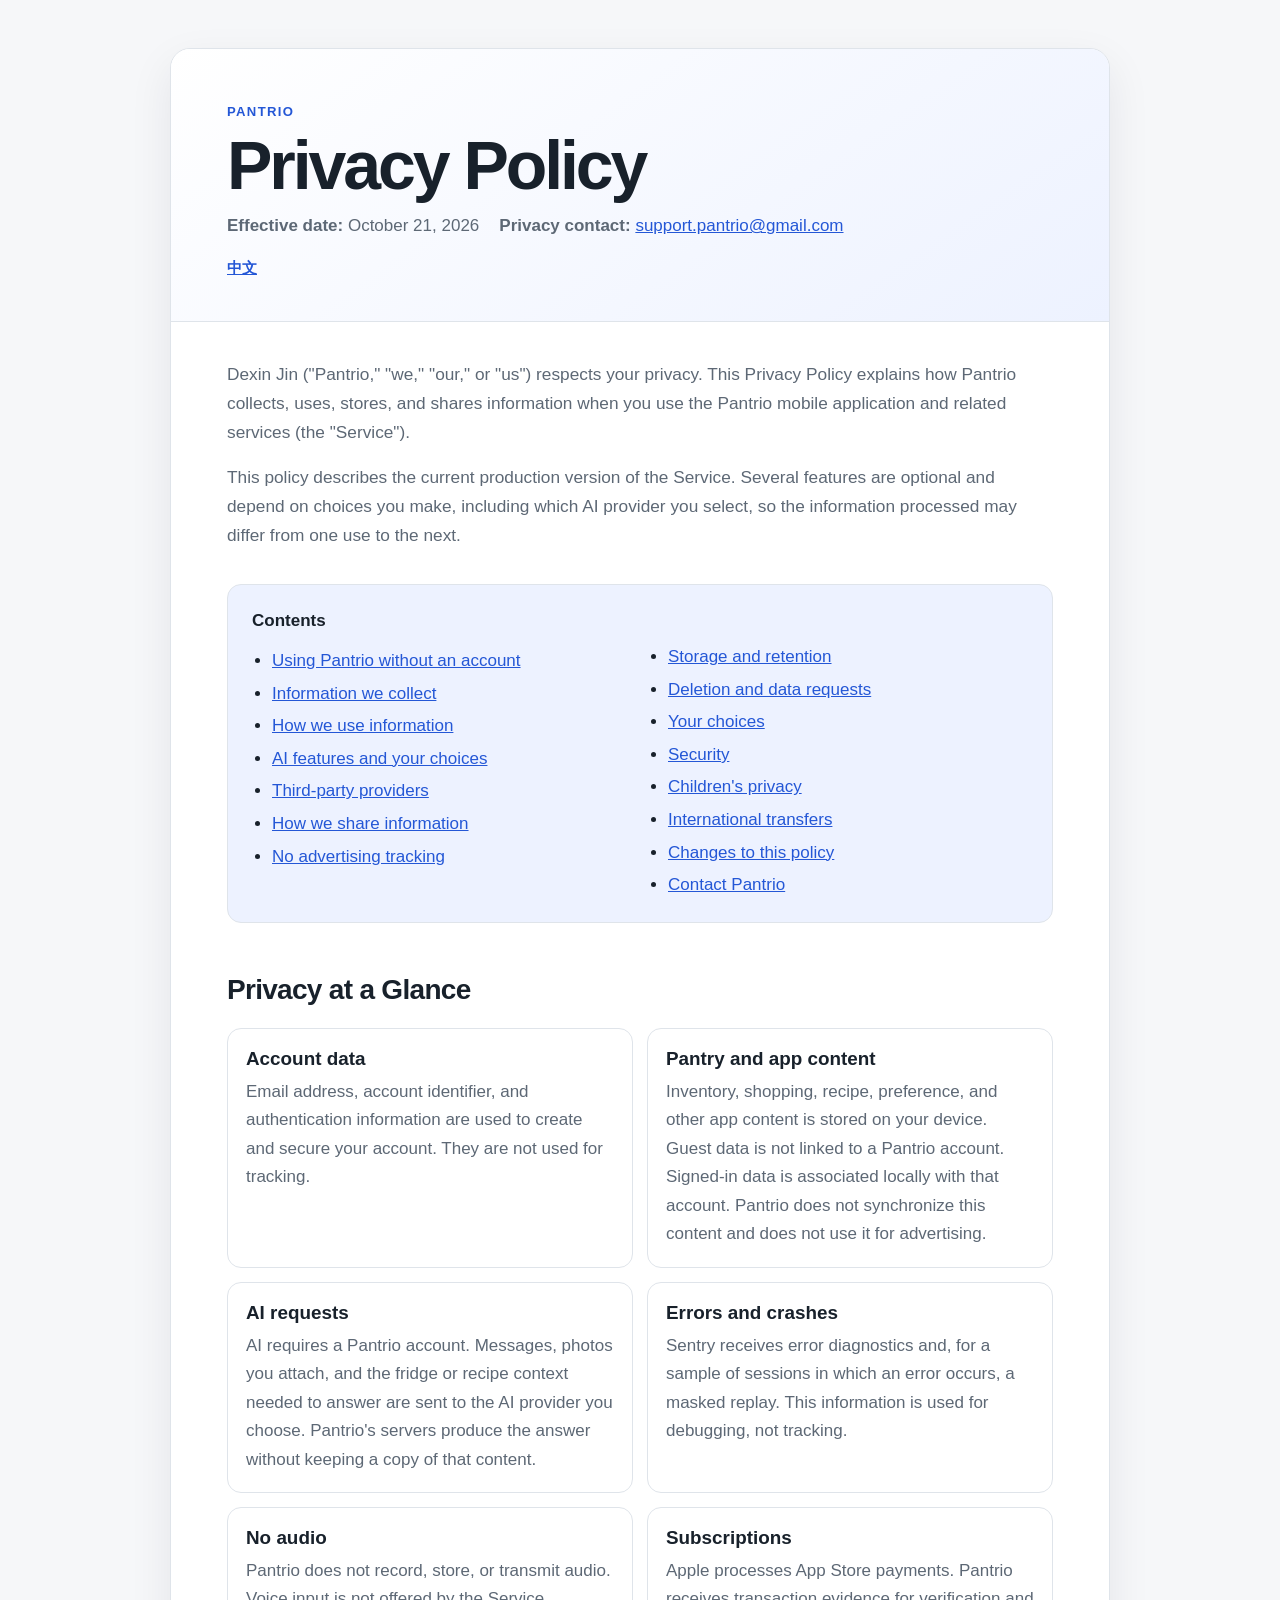
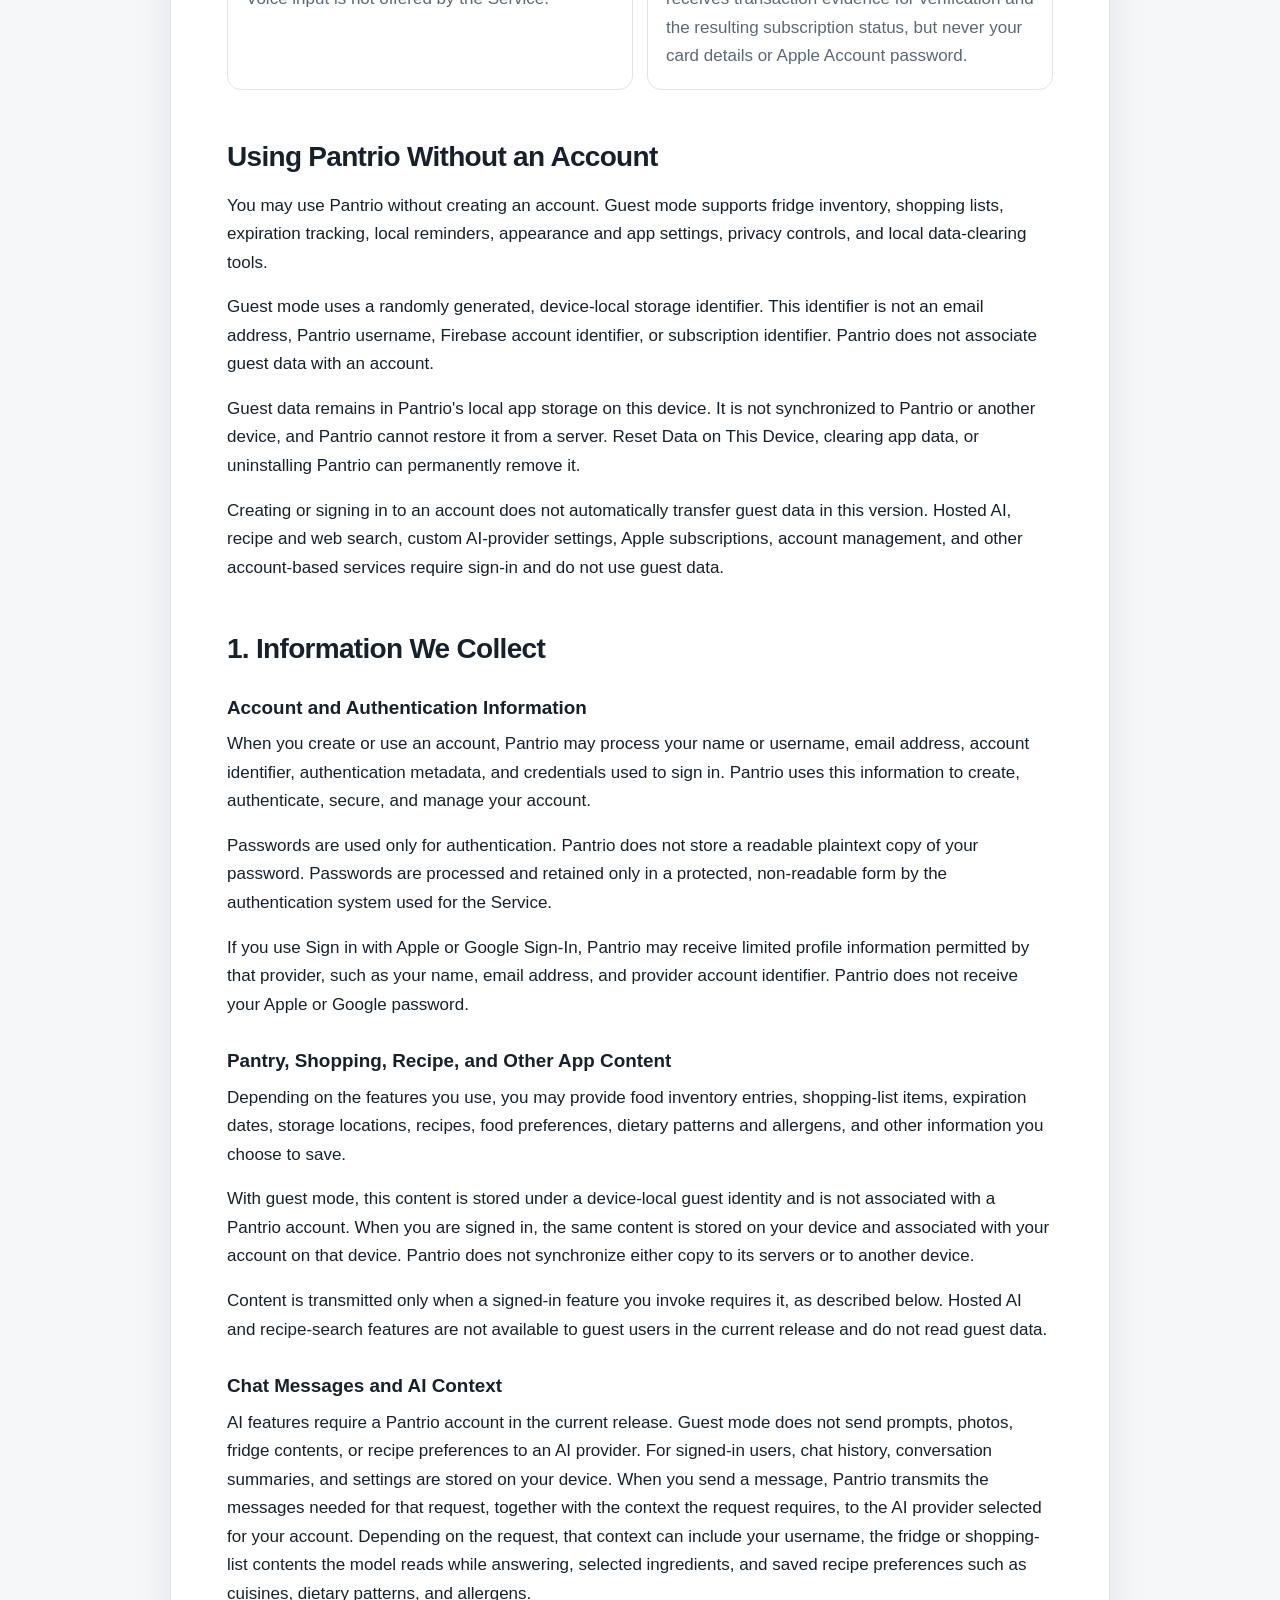
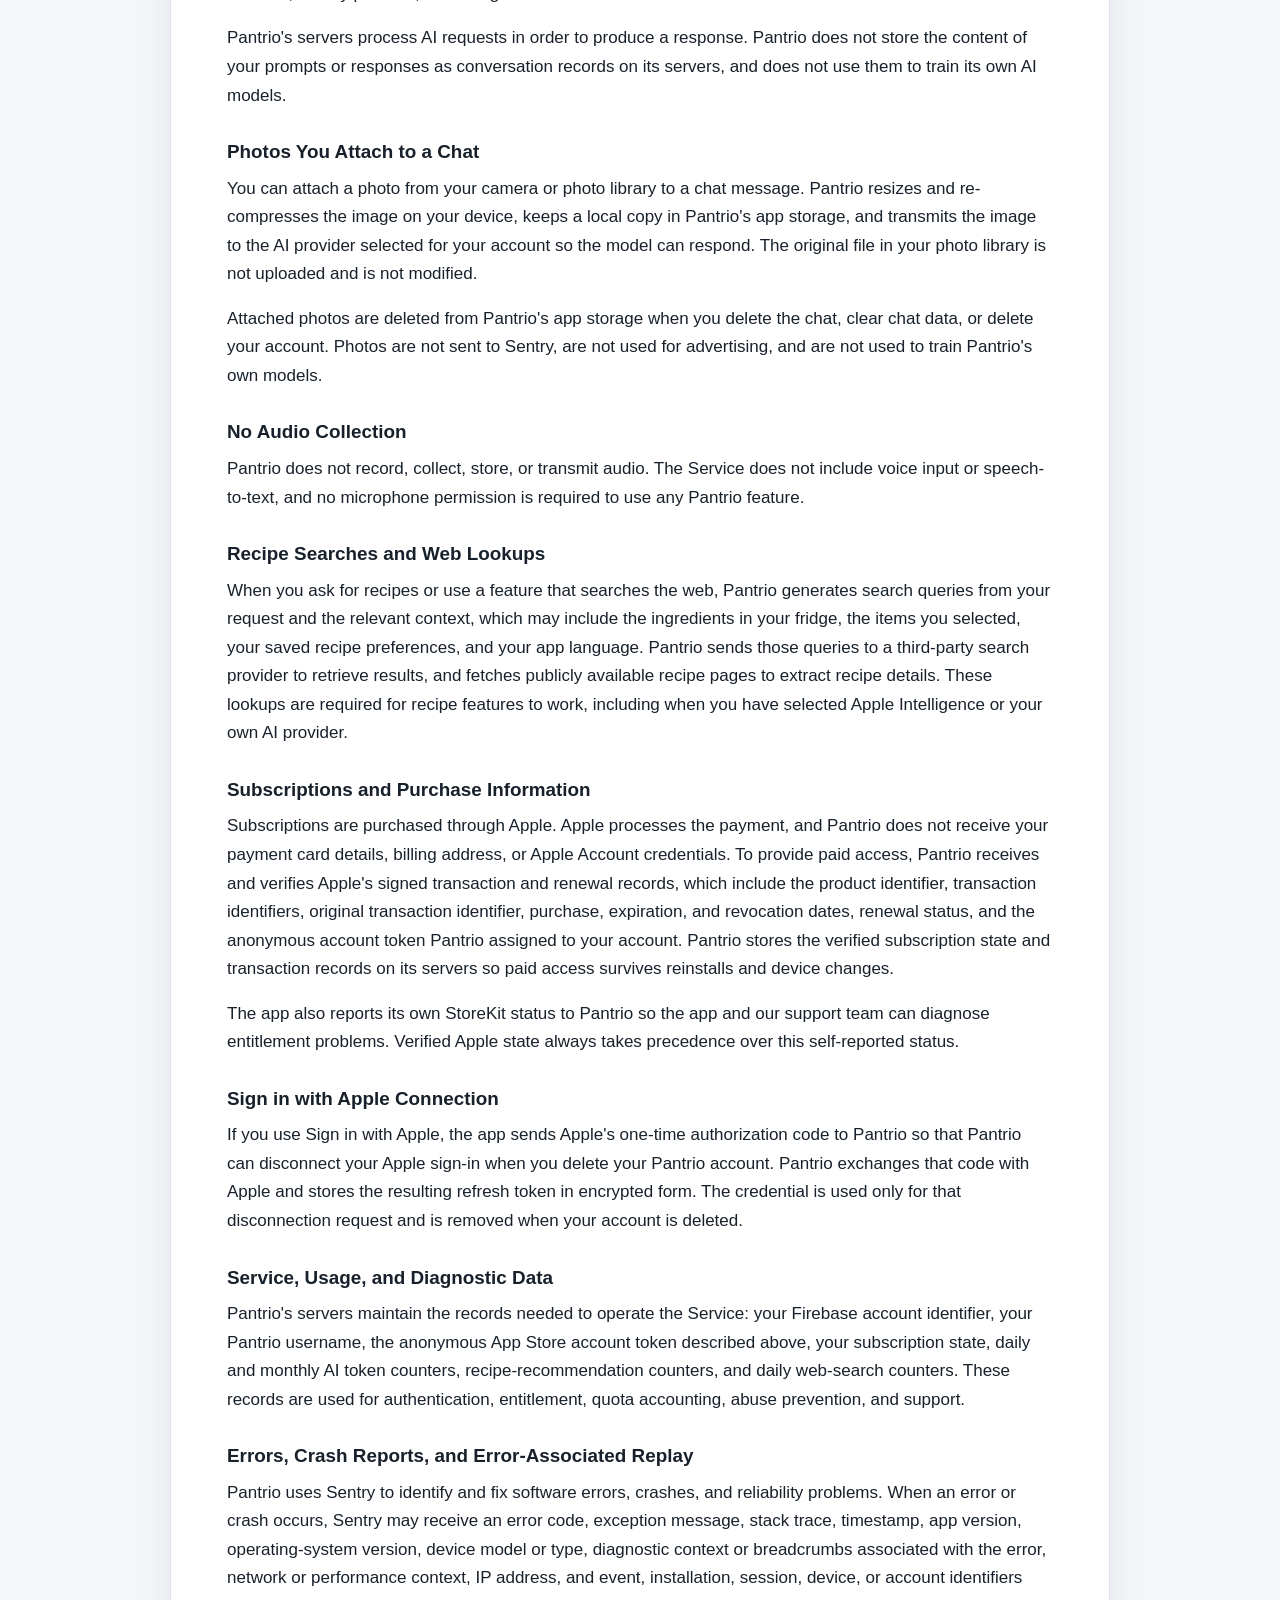
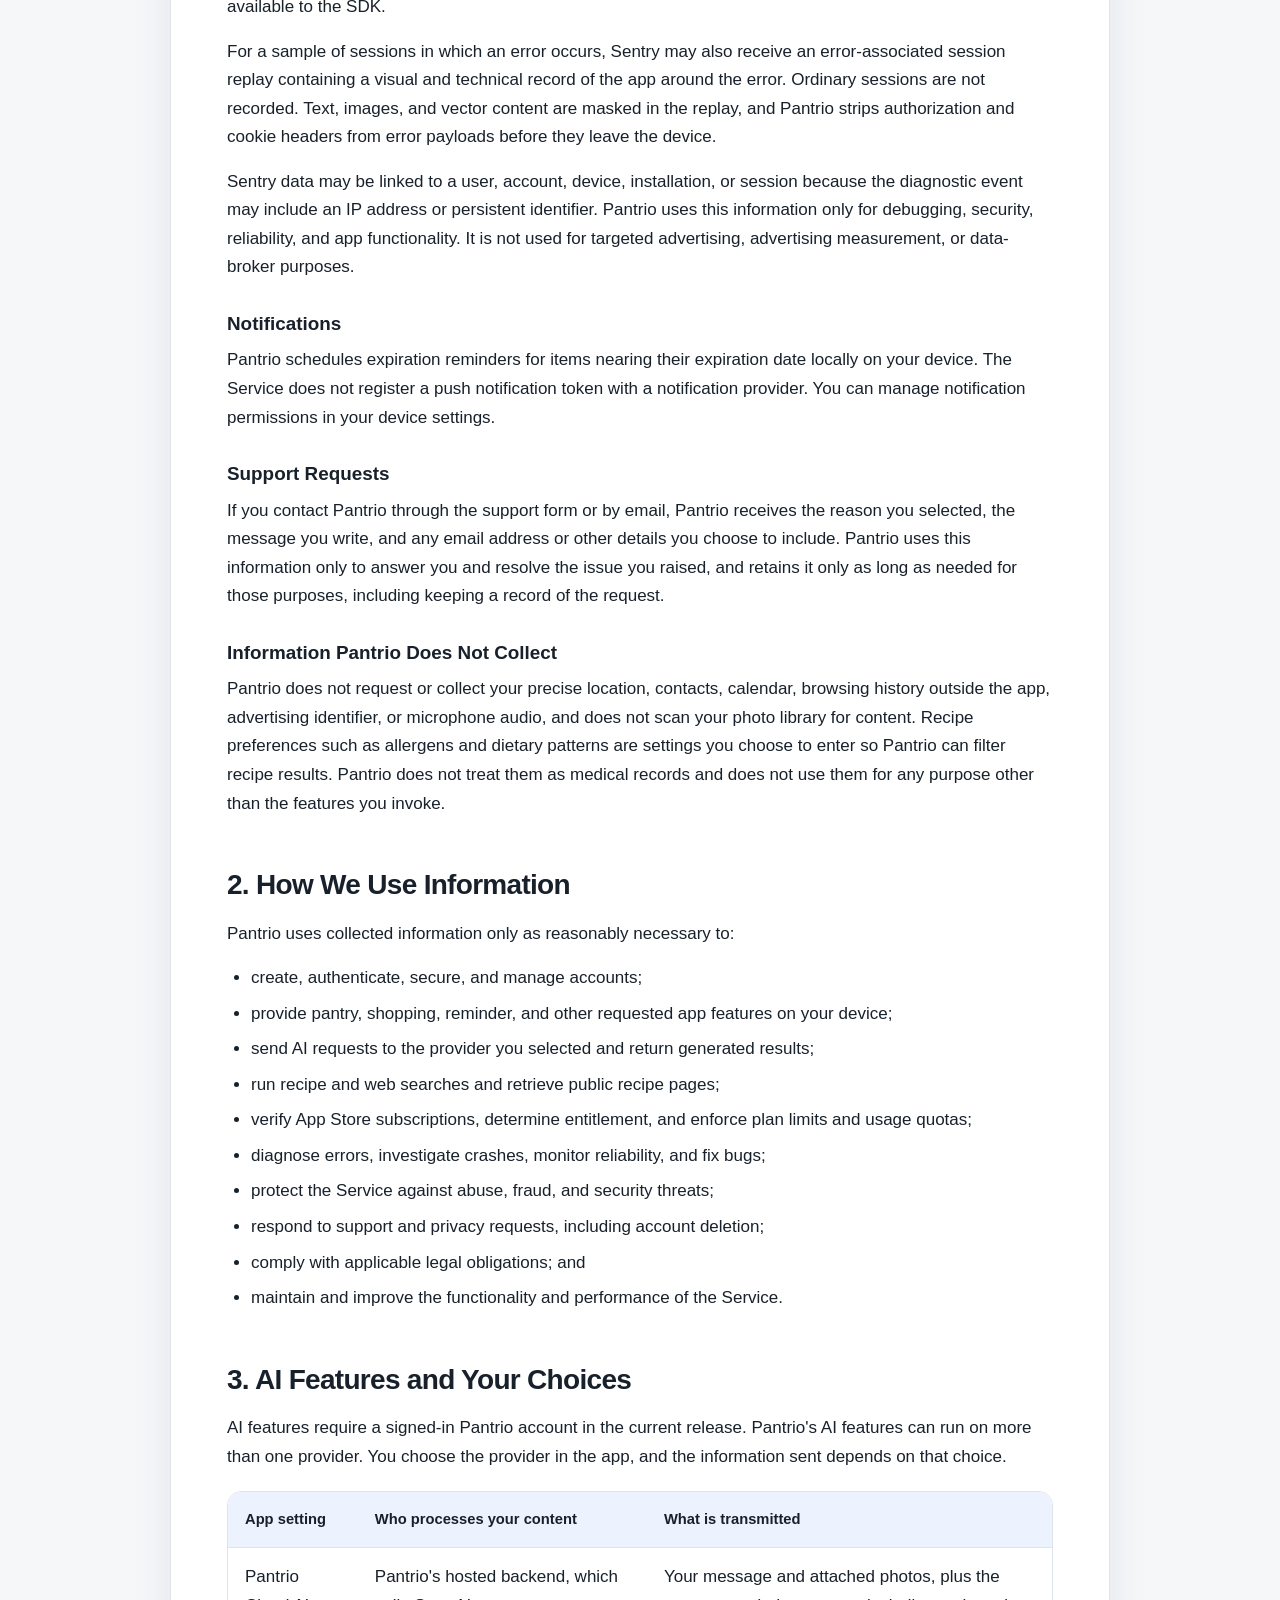
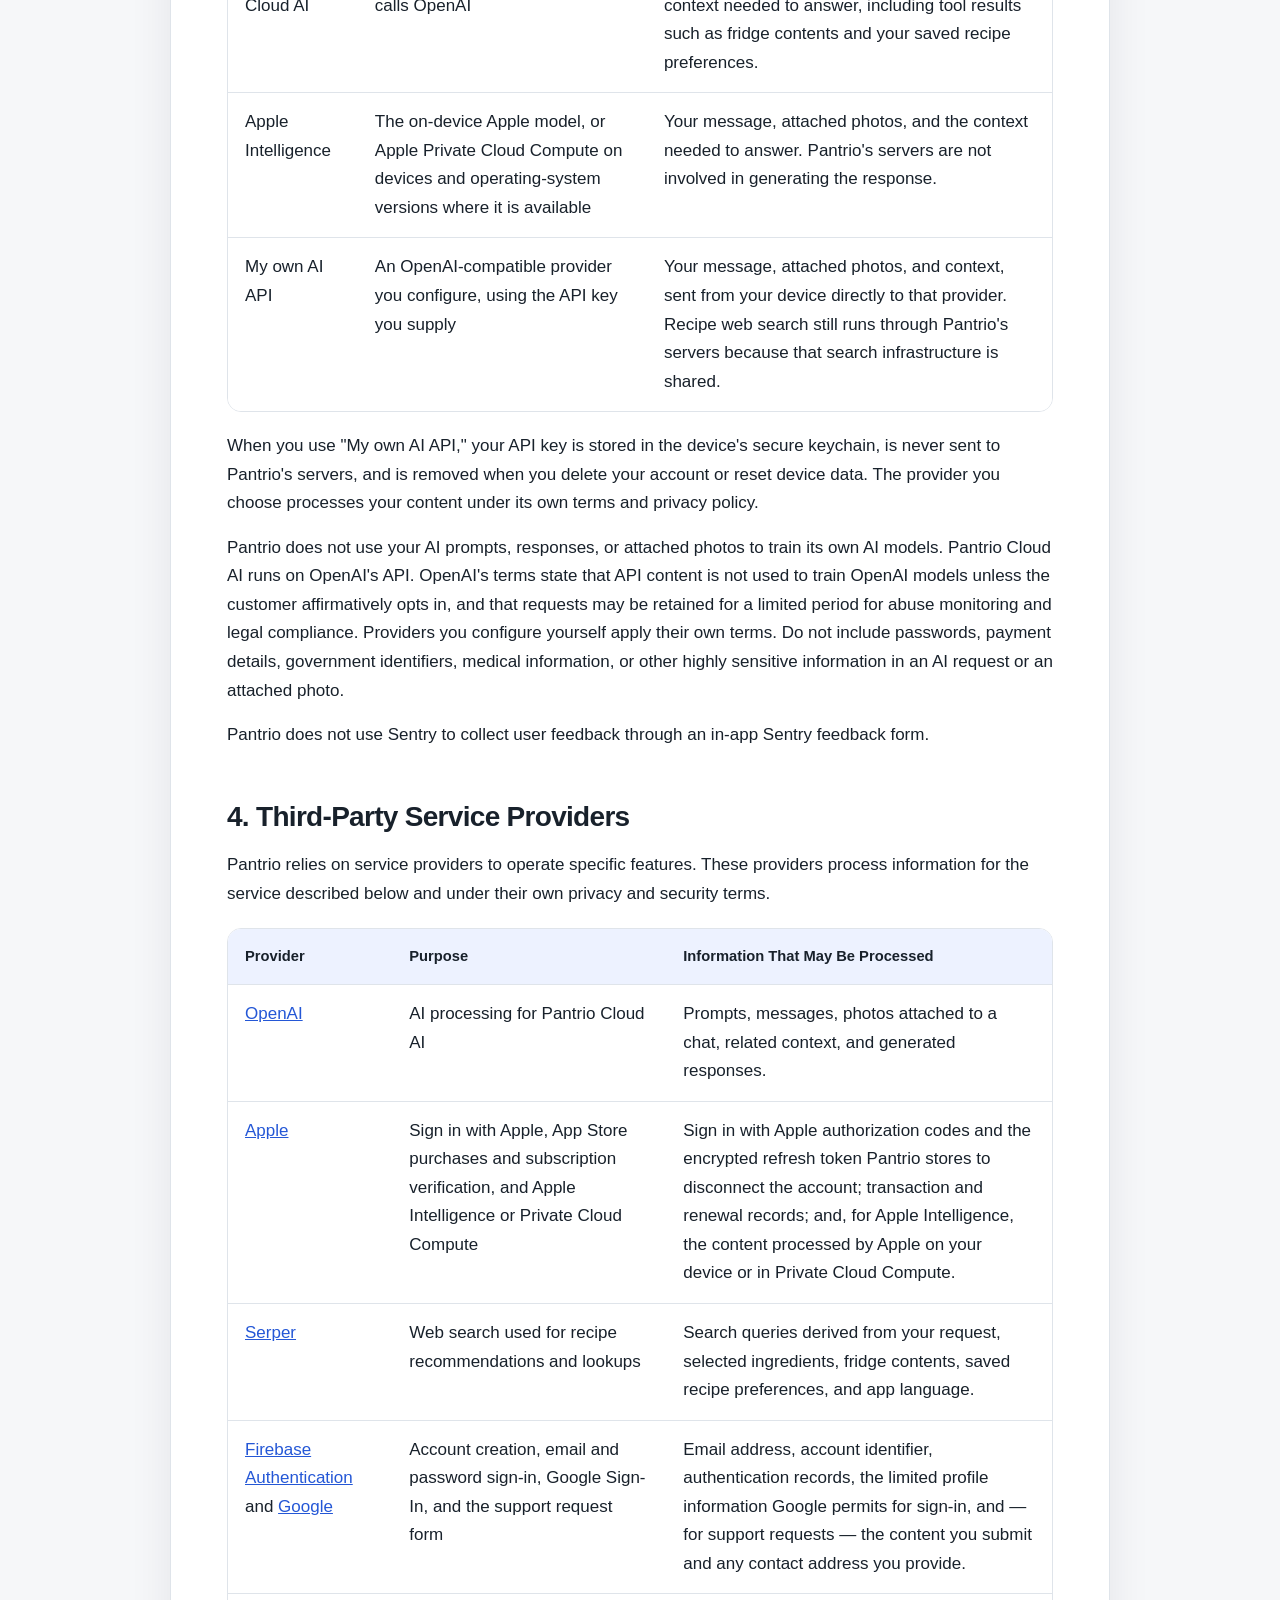
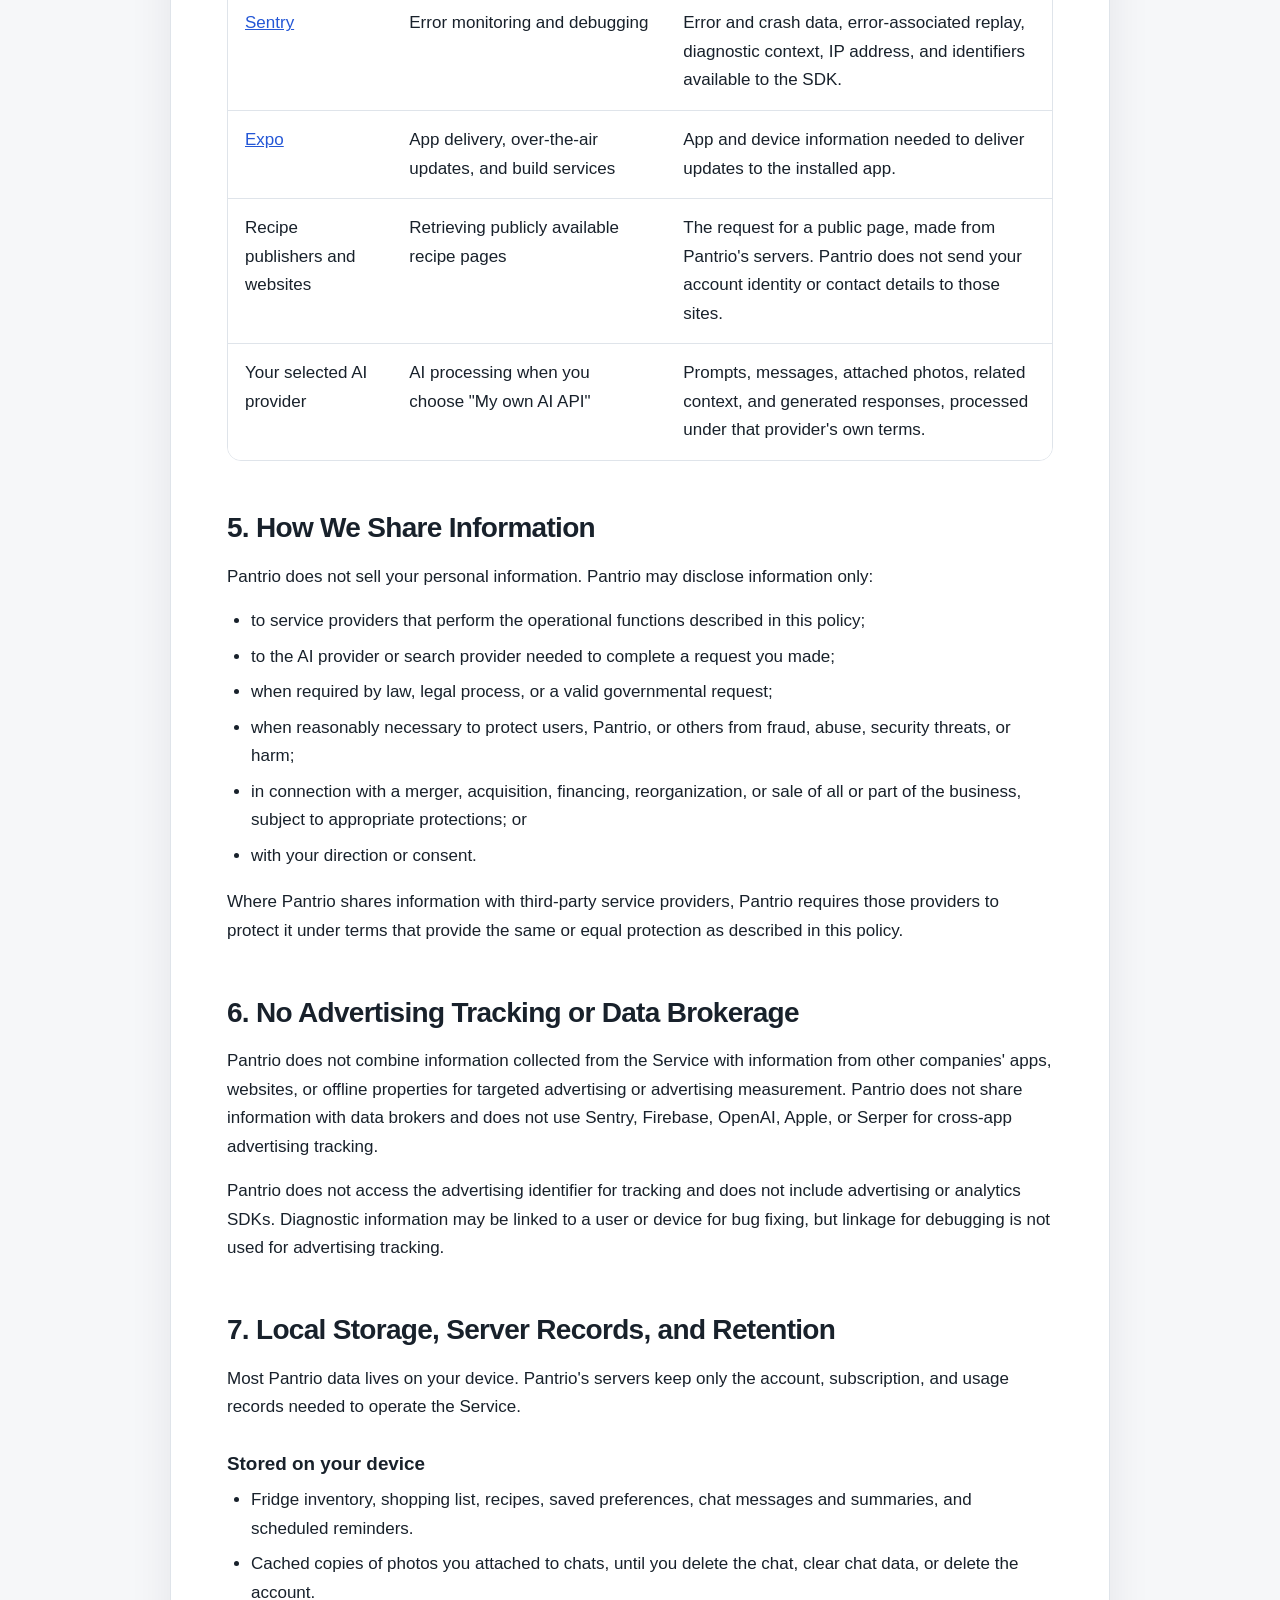
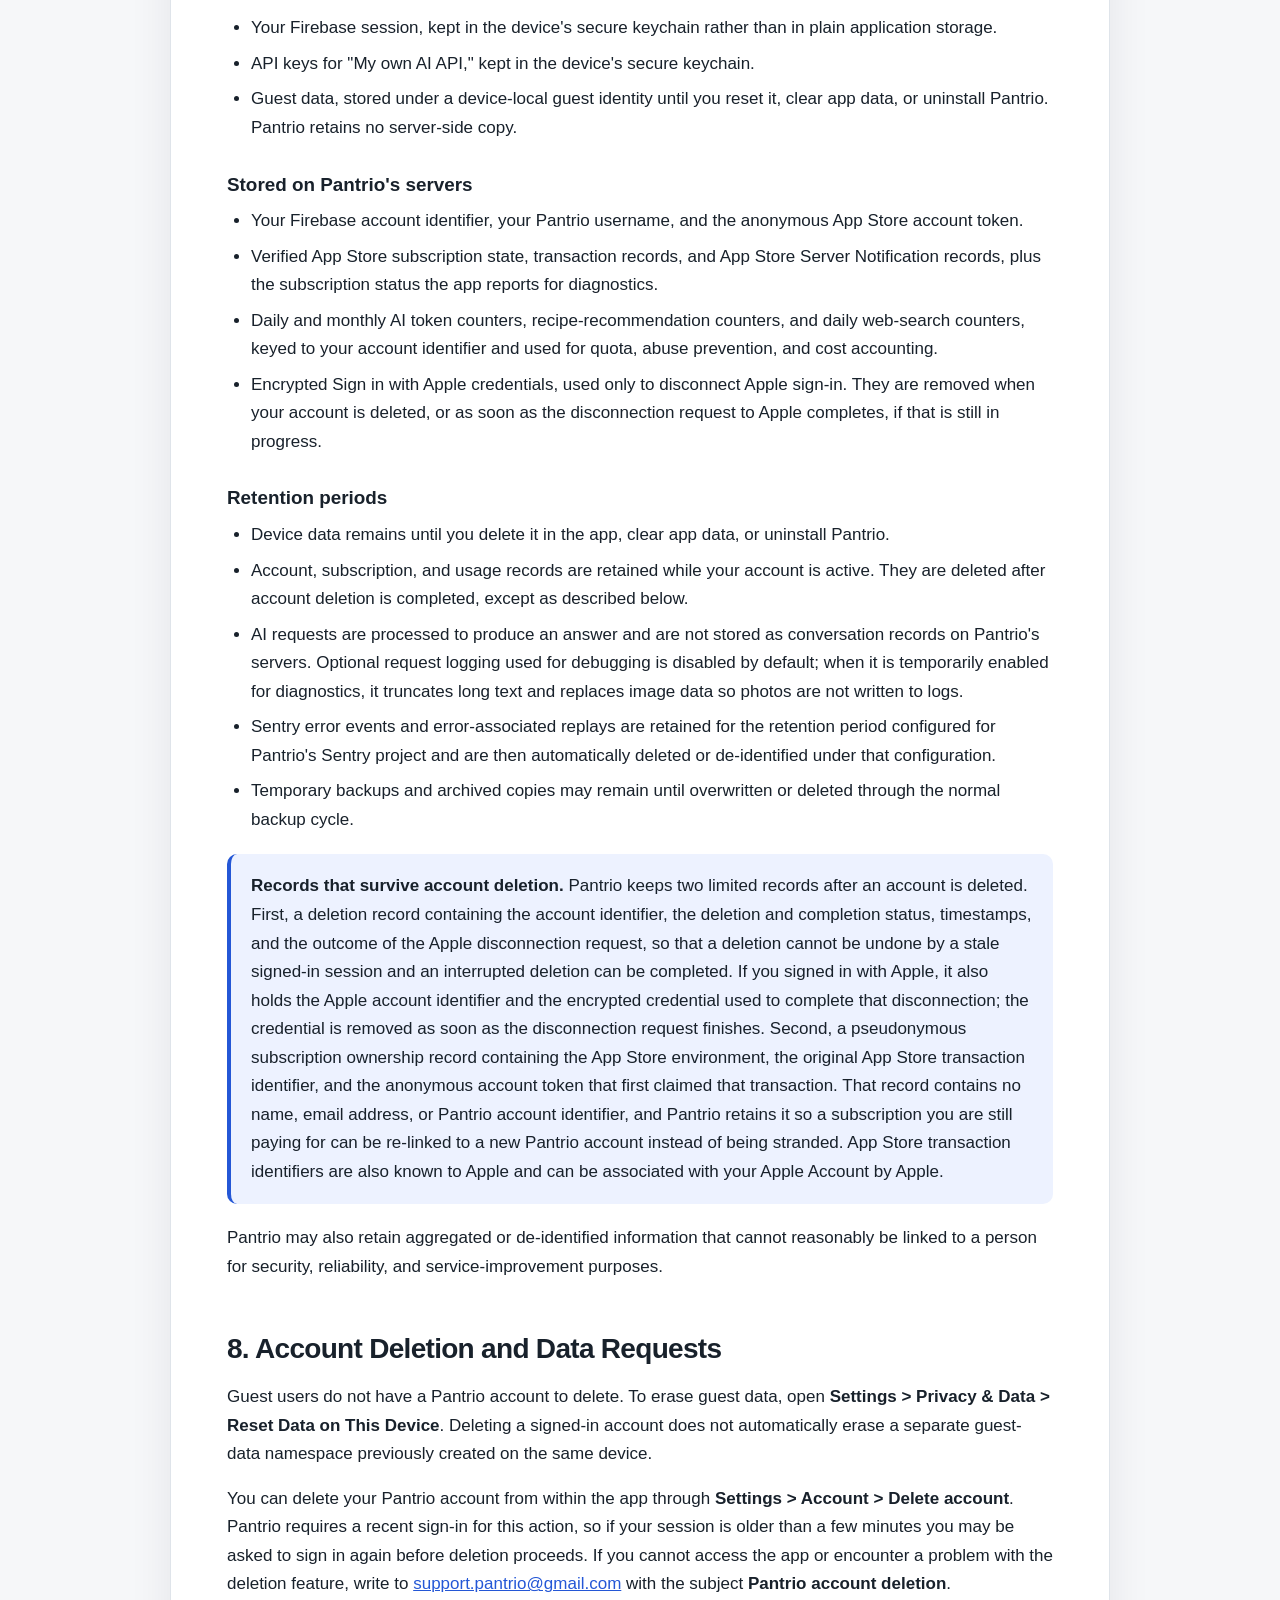
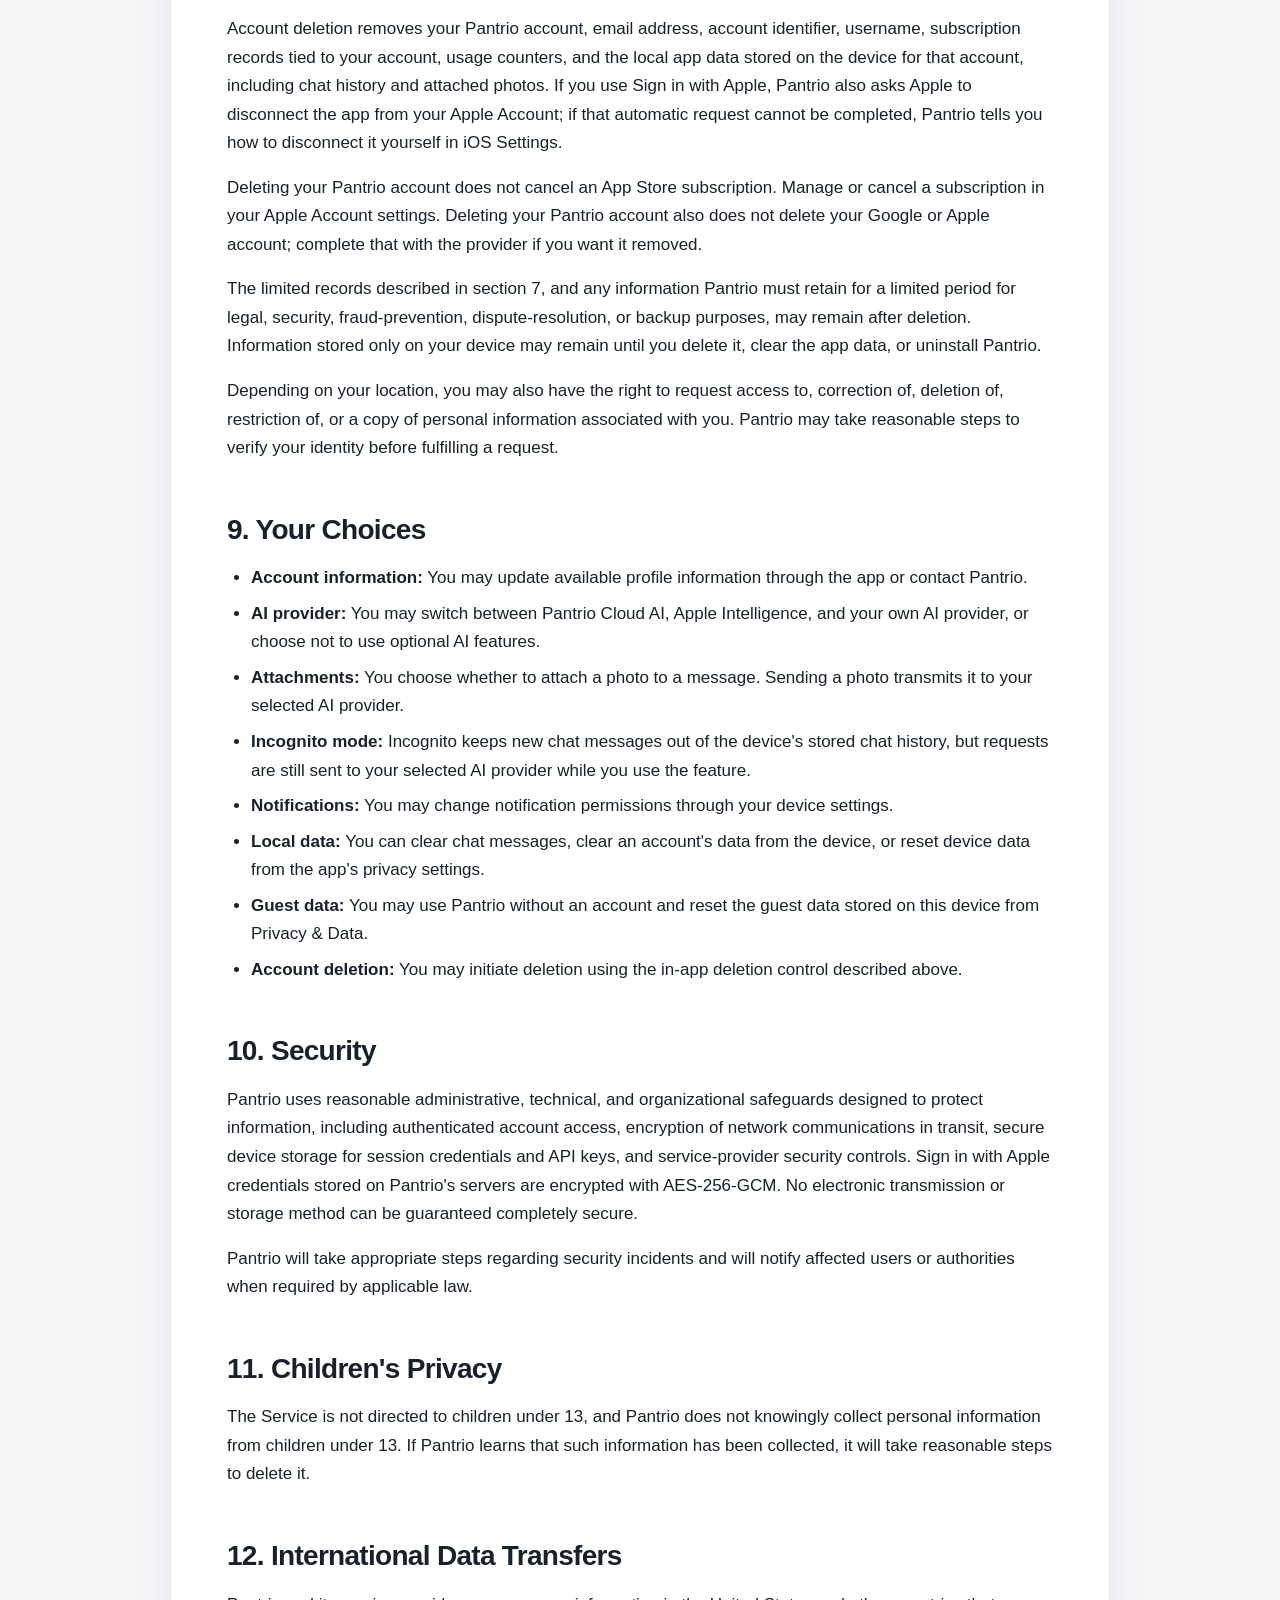
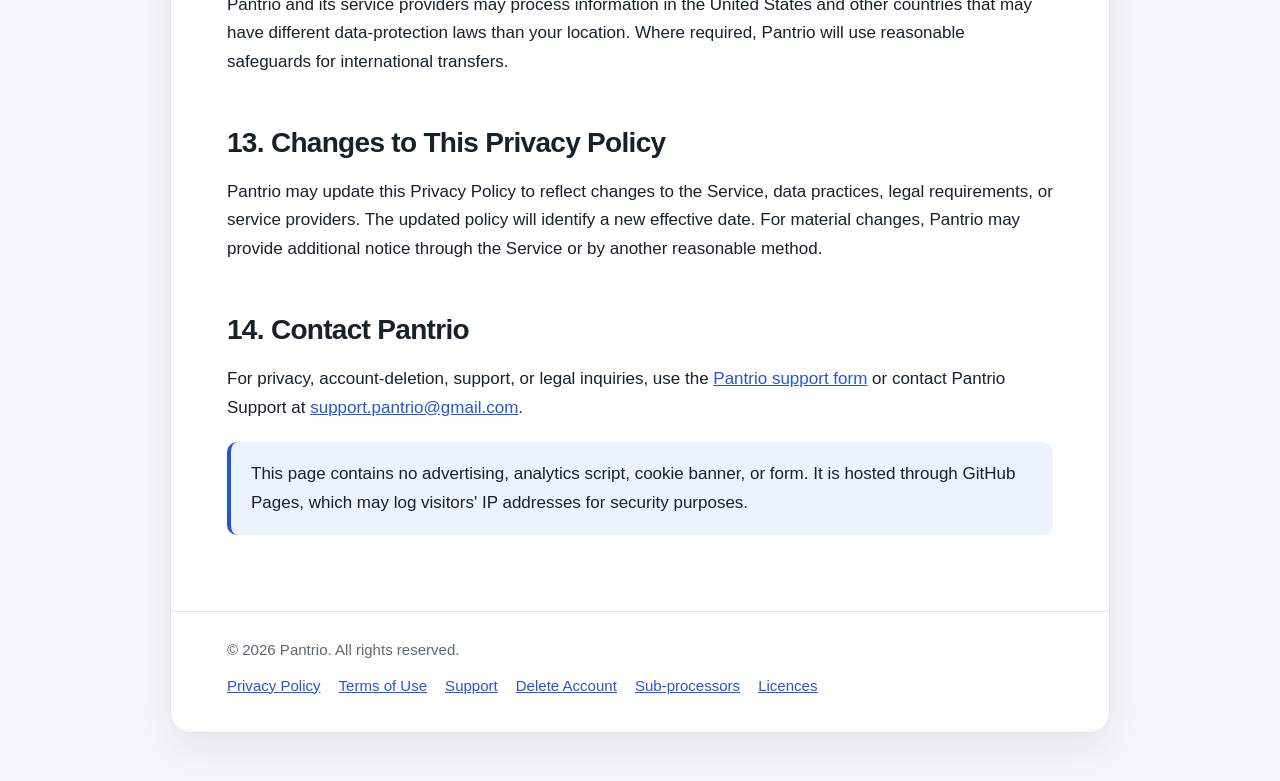
<file: index.html>
<!doctype html>
<html lang="en">
<head>
  <meta charset="utf-8">
  <meta name="viewport" content="width=device-width, initial-scale=1">
  <meta name="description" content="Privacy Policy for the Pantrio mobile application.">
  <meta name="robots" content="index,follow">
  <title>Pantrio Privacy Policy</title>
  <script src="legal-language.js"></script>
  <style>
    :root {
      color-scheme: light dark;
      --bg: #f6f7f9;
      --surface: #ffffff;
      --text: #18212b;
      --muted: #5d6875;
      --border: #dfe4ea;
      --accent: #2457d6;
      --accent-soft: #edf2ff;
      --shadow: 0 16px 44px rgba(20, 31, 45, 0.08);
    }

    * { box-sizing: border-box; }

    html { scroll-behavior: smooth; }

    body {
      margin: 0;
      background: var(--bg);
      color: var(--text);
      font-family: -apple-system, BlinkMacSystemFont, "Segoe UI", Roboto, Helvetica, Arial, sans-serif;
      font-size: 17px;
      line-height: 1.68;
    }

    a { color: var(--accent); }
    a:hover { text-decoration-thickness: 2px; }

    .page {
      width: min(940px, calc(100% - 32px));
      margin: 48px auto;
    }

    .card {
      background: var(--surface);
      border: 1px solid var(--border);
      border-radius: 20px;
      box-shadow: var(--shadow);
      overflow: hidden;
    }

    header {
      padding: 52px 56px 38px;
      border-bottom: 1px solid var(--border);
      background: linear-gradient(145deg, var(--surface), var(--accent-soft));
    }

    header p { margin: 0; }

    .eyebrow {
      color: var(--accent);
      font-size: 0.82rem;
      font-weight: 750;
      letter-spacing: 0.1em;
      text-transform: uppercase;
    }

    h1 {
      margin: 8px 0 12px;
      font-size: clamp(2.35rem, 7vw, 4.25rem);
      line-height: 1.02;
      letter-spacing: -0.045em;
    }

    .meta {
      color: var(--muted);
      display: flex;
      flex-wrap: wrap;
      gap: 8px 20px;
    }

    .language-switch {
      display: inline-block;
      margin-top: 14px;
      font-size: 0.95rem;
      font-weight: 700;
    }

    main { padding: 38px 56px 56px; }

    .intro {
      font-size: 1.08rem;
      color: var(--muted);
    }

    nav {
      margin: 34px 0 44px;
      padding: 22px 24px;
      border: 1px solid var(--border);
      border-radius: 14px;
      background: var(--accent-soft);
    }

    nav strong { display: block; margin-bottom: 8px; }

    nav ul {
      columns: 2;
      column-gap: 36px;
      margin: 0;
      padding-left: 20px;
    }

    nav li { break-inside: avoid; margin: 4px 0; }

    section {
      scroll-margin-top: 20px;
      margin-top: 50px;
    }

    h2 {
      margin: 0 0 18px;
      font-size: 1.75rem;
      line-height: 1.2;
      letter-spacing: -0.025em;
    }

    h3 {
      margin: 30px 0 10px;
      font-size: 1.18rem;
      line-height: 1.3;
    }

    p { margin: 0 0 16px; }

    ul { margin: 10px 0 18px; padding-left: 24px; }
    li { margin: 7px 0; }

    .summary-grid {
      display: grid;
      grid-template-columns: repeat(2, minmax(0, 1fr));
      gap: 14px;
      margin-top: 22px;
    }

    .summary-item {
      padding: 18px;
      border: 1px solid var(--border);
      border-radius: 14px;
      background: var(--surface);
    }

    .summary-item h3 { margin: 0 0 6px; }
    .summary-item p { margin: 0; color: var(--muted); }

    .table-wrap {
      width: 100%;
      overflow-x: auto;
      margin: 20px 0;
      border: 1px solid var(--border);
      border-radius: 14px;
    }

    table {
      width: 100%;
      min-width: 660px;
      border-collapse: collapse;
      background: var(--surface);
    }

    th, td {
      padding: 15px 17px;
      border-bottom: 1px solid var(--border);
      text-align: left;
      vertical-align: top;
    }

    th {
      background: var(--accent-soft);
      font-size: 0.92rem;
    }

    tr:last-child td { border-bottom: 0; }

    .notice {
      margin: 20px 0;
      padding: 18px 20px;
      border-left: 4px solid var(--accent);
      border-radius: 10px;
      background: var(--accent-soft);
    }

    footer {
      padding: 25px 56px 34px;
      border-top: 1px solid var(--border);
      color: var(--muted);
      font-size: 0.94rem;
    }

    .site-links {
      display: flex;
      flex-wrap: wrap;
      gap: 6px 18px;
      margin-top: 10px;
    }

    @media (prefers-color-scheme: dark) {
      :root {
        --bg: #0d1117;
        --surface: #151b23;
        --text: #eef3f8;
        --muted: #aab5c0;
        --border: #303946;
        --accent: #8aabff;
        --accent-soft: #1a2945;
        --shadow: none;
      }
    }

    @media (max-width: 700px) {
      .page { width: min(100% - 20px, 940px); margin: 10px auto; }
      .card { border-radius: 14px; }
      header, main, footer { padding-left: 22px; padding-right: 22px; }
      header { padding-top: 34px; }
      nav ul { columns: 1; }
      .summary-grid { grid-template-columns: 1fr; }
    }

    @media print {
      body { background: #fff; color: #000; font-size: 11pt; }
      .page { width: 100%; margin: 0; }
      .card { border: 0; box-shadow: none; }
      header, main, footer { padding-left: 0; padding-right: 0; }
      nav { display: none; }
      a { color: inherit; text-decoration: none; }
      section { break-inside: avoid-page; }
    }
  </style>
</head>
<body>
  <div class="page">
    <article class="card">
      <header>
        <p class="eyebrow">Pantrio</p>
        <h1>Privacy Policy</h1>
        <div class="meta">
          <span><strong>Effective date:</strong> October 21, 2026</span>
          <span><strong>Privacy contact:</strong> <a href="mailto:support.pantrio@gmail.com">support.pantrio@gmail.com</a></span>
        </div>
        <a class="language-switch" href="?lang=zh" hreflang="zh-Hans" lang="zh-Hans">中文</a>
      </header>

      <main>
        <div class="intro">
          <p>Dexin Jin ("Pantrio," "we," "our," or "us") respects your privacy. This Privacy Policy explains how Pantrio collects, uses, stores, and shares information when you use the Pantrio mobile application and related services (the "Service").</p>
          <p>This policy describes the current production version of the Service. Several features are optional and depend on choices you make, including which AI provider you select, so the information processed may differ from one use to the next.</p>
        </div>

        <nav aria-label="Privacy Policy contents">
          <strong>Contents</strong>
          <ul>
            <li><a href="#guest-access">Using Pantrio without an account</a></li>
            <li><a href="#information">Information we collect</a></li>
            <li><a href="#uses">How we use information</a></li>
            <li><a href="#ai">AI features and your choices</a></li>
            <li><a href="#providers">Third-party providers</a></li>
            <li><a href="#sharing">How we share information</a></li>
            <li><a href="#tracking">No advertising tracking</a></li>
            <li><a href="#retention">Storage and retention</a></li>
            <li><a href="#deletion">Deletion and data requests</a></li>
            <li><a href="#choices">Your choices</a></li>
            <li><a href="#security">Security</a></li>
            <li><a href="#children">Children's privacy</a></li>
            <li><a href="#transfers">International transfers</a></li>
            <li><a href="#changes">Changes to this policy</a></li>
            <li><a href="#contact">Contact Pantrio</a></li>
          </ul>
        </nav>

        <section aria-labelledby="glance-title">
          <h2 id="glance-title">Privacy at a Glance</h2>
          <div class="summary-grid">
            <div class="summary-item">
              <h3>Account data</h3>
              <p>Email address, account identifier, and authentication information are used to create and secure your account. They are not used for tracking.</p>
            </div>
            <div class="summary-item">
              <h3>Pantry and app content</h3>
              <p>Inventory, shopping, recipe, preference, and other app content is stored on your device. Guest data is not linked to a Pantrio account. Signed-in data is associated locally with that account. Pantrio does not synchronize this content and does not use it for advertising.</p>
            </div>
            <div class="summary-item">
              <h3>AI requests</h3>
              <p>AI requires a Pantrio account. Messages, photos you attach, and the fridge or recipe context needed to answer are sent to the AI provider you choose. Pantrio's servers produce the answer without keeping a copy of that content.</p>
            </div>
            <div class="summary-item">
              <h3>Errors and crashes</h3>
              <p>Sentry receives error diagnostics and, for a sample of sessions in which an error occurs, a masked replay. This information is used for debugging, not tracking.</p>
            </div>
            <div class="summary-item">
              <h3>No audio</h3>
              <p>Pantrio does not record, store, or transmit audio. Voice input is not offered by the Service.</p>
            </div>
            <div class="summary-item">
              <h3>Subscriptions</h3>
              <p>Apple processes App Store payments. Pantrio receives transaction evidence for verification and the resulting subscription status, but never your card details or Apple Account password.</p>
            </div>
          </div>
        </section>

        <section id="guest-access">
          <h2>Using Pantrio Without an Account</h2>
          <p>You may use Pantrio without creating an account. Guest mode supports fridge inventory, shopping lists, expiration tracking, local reminders, appearance and app settings, privacy controls, and local data-clearing tools.</p>
          <p>Guest mode uses a randomly generated, device-local storage identifier. This identifier is not an email address, Pantrio username, Firebase account identifier, or subscription identifier. Pantrio does not associate guest data with an account.</p>
          <p>Guest data remains in Pantrio's local app storage on this device. It is not synchronized to Pantrio or another device, and Pantrio cannot restore it from a server. Reset Data on This Device, clearing app data, or uninstalling Pantrio can permanently remove it.</p>
          <p>Creating or signing in to an account does not automatically transfer guest data in this version. Hosted AI, recipe and web search, custom AI-provider settings, Apple subscriptions, account management, and other account-based services require sign-in and do not use guest data.</p>
        </section>

        <section id="information">
          <h2>1. Information We Collect</h2>

          <h3>Account and Authentication Information</h3>
          <p>When you create or use an account, Pantrio may process your name or username, email address, account identifier, authentication metadata, and credentials used to sign in. Pantrio uses this information to create, authenticate, secure, and manage your account.</p>
          <p>Passwords are used only for authentication. Pantrio does not store a readable plaintext copy of your password. Passwords are processed and retained only in a protected, non-readable form by the authentication system used for the Service.</p>
          <p>If you use Sign in with Apple or Google Sign-In, Pantrio may receive limited profile information permitted by that provider, such as your name, email address, and provider account identifier. Pantrio does not receive your Apple or Google password.</p>

          <h3>Pantry, Shopping, Recipe, and Other App Content</h3>
          <p>Depending on the features you use, you may provide food inventory entries, shopping-list items, expiration dates, storage locations, recipes, food preferences, dietary patterns and allergens, and other information you choose to save.</p>
          <p>With guest mode, this content is stored under a device-local guest identity and is not associated with a Pantrio account. When you are signed in, the same content is stored on your device and associated with your account on that device. Pantrio does not synchronize either copy to its servers or to another device.</p>
          <p>Content is transmitted only when a signed-in feature you invoke requires it, as described below. Hosted AI and recipe-search features are not available to guest users in the current release and do not read guest data.</p>

          <h3>Chat Messages and AI Context</h3>
          <p>AI features require a Pantrio account in the current release. Guest mode does not send prompts, photos, fridge contents, or recipe preferences to an AI provider. For signed-in users, chat history, conversation summaries, and settings are stored on your device. When you send a message, Pantrio transmits the messages needed for that request, together with the context the request requires, to the AI provider selected for your account. Depending on the request, that context can include your username, the fridge or shopping-list contents the model reads while answering, selected ingredients, and saved recipe preferences such as cuisines, dietary patterns, and allergens.</p>
          <p>Pantrio's servers process AI requests in order to produce a response. Pantrio does not store the content of your prompts or responses as conversation records on its servers, and does not use them to train its own AI models.</p>

          <h3>Photos You Attach to a Chat</h3>
          <p>You can attach a photo from your camera or photo library to a chat message. Pantrio resizes and re-compresses the image on your device, keeps a local copy in Pantrio's app storage, and transmits the image to the AI provider selected for your account so the model can respond. The original file in your photo library is not uploaded and is not modified.</p>
          <p>Attached photos are deleted from Pantrio's app storage when you delete the chat, clear chat data, or delete your account. Photos are not sent to Sentry, are not used for advertising, and are not used to train Pantrio's own models.</p>

          <h3>No Audio Collection</h3>
          <p>Pantrio does not record, collect, store, or transmit audio. The Service does not include voice input or speech-to-text, and no microphone permission is required to use any Pantrio feature.</p>

          <h3>Recipe Searches and Web Lookups</h3>
          <p>When you ask for recipes or use a feature that searches the web, Pantrio generates search queries from your request and the relevant context, which may include the ingredients in your fridge, the items you selected, your saved recipe preferences, and your app language. Pantrio sends those queries to a third-party search provider to retrieve results, and fetches publicly available recipe pages to extract recipe details. These lookups are required for recipe features to work, including when you have selected Apple Intelligence or your own AI provider.</p>

          <h3>Subscriptions and Purchase Information</h3>
          <p>Subscriptions are purchased through Apple. Apple processes the payment, and Pantrio does not receive your payment card details, billing address, or Apple Account credentials. To provide paid access, Pantrio receives and verifies Apple's signed transaction and renewal records, which include the product identifier, transaction identifiers, original transaction identifier, purchase, expiration, and revocation dates, renewal status, and the anonymous account token Pantrio assigned to your account. Pantrio stores the verified subscription state and transaction records on its servers so paid access survives reinstalls and device changes.</p>
          <p>The app also reports its own StoreKit status to Pantrio so the app and our support team can diagnose entitlement problems. Verified Apple state always takes precedence over this self-reported status.</p>

          <h3>Sign in with Apple Connection</h3>
          <p>If you use Sign in with Apple, the app sends Apple's one-time authorization code to Pantrio so that Pantrio can disconnect your Apple sign-in when you delete your Pantrio account. Pantrio exchanges that code with Apple and stores the resulting refresh token in encrypted form. The credential is used only for that disconnection request and is removed when your account is deleted.</p>

          <h3>Service, Usage, and Diagnostic Data</h3>
          <p>Pantrio's servers maintain the records needed to operate the Service: your Firebase account identifier, your Pantrio username, the anonymous App Store account token described above, your subscription state, daily and monthly AI token counters, recipe-recommendation counters, and daily web-search counters. These records are used for authentication, entitlement, quota accounting, abuse prevention, and support.</p>

          <h3>Errors, Crash Reports, and Error-Associated Replay</h3>
          <p>Pantrio uses Sentry to identify and fix software errors, crashes, and reliability problems. When an error or crash occurs, Sentry may receive an error code, exception message, stack trace, timestamp, app version, operating-system version, device model or type, diagnostic context or breadcrumbs associated with the error, network or performance context, IP address, and event, installation, session, device, or account identifiers available to the SDK.</p>
          <p>For a sample of sessions in which an error occurs, Sentry may also receive an error-associated session replay containing a visual and technical record of the app around the error. Ordinary sessions are not recorded. Text, images, and vector content are masked in the replay, and Pantrio strips authorization and cookie headers from error payloads before they leave the device.</p>
          <p>Sentry data may be linked to a user, account, device, installation, or session because the diagnostic event may include an IP address or persistent identifier. Pantrio uses this information only for debugging, security, reliability, and app functionality. It is not used for targeted advertising, advertising measurement, or data-broker purposes.</p>

          <h3>Notifications</h3>
          <p>Pantrio schedules expiration reminders for items nearing their expiration date locally on your device. The Service does not register a push notification token with a notification provider. You can manage notification permissions in your device settings.</p>

          <h3>Support Requests</h3>
          <p>If you contact Pantrio through the support form or by email, Pantrio receives the reason you selected, the message you write, and any email address or other details you choose to include. Pantrio uses this information only to answer you and resolve the issue you raised, and retains it only as long as needed for those purposes, including keeping a record of the request.</p>

          <h3>Information Pantrio Does Not Collect</h3>
          <p>Pantrio does not request or collect your precise location, contacts, calendar, browsing history outside the app, advertising identifier, or microphone audio, and does not scan your photo library for content. Recipe preferences such as allergens and dietary patterns are settings you choose to enter so Pantrio can filter recipe results. Pantrio does not treat them as medical records and does not use them for any purpose other than the features you invoke.</p>
        </section>

        <section id="uses">
          <h2>2. How We Use Information</h2>
          <p>Pantrio uses collected information only as reasonably necessary to:</p>
          <ul>
            <li>create, authenticate, secure, and manage accounts;</li>
            <li>provide pantry, shopping, reminder, and other requested app features on your device;</li>
            <li>send AI requests to the provider you selected and return generated results;</li>
            <li>run recipe and web searches and retrieve public recipe pages;</li>
            <li>verify App Store subscriptions, determine entitlement, and enforce plan limits and usage quotas;</li>
            <li>diagnose errors, investigate crashes, monitor reliability, and fix bugs;</li>
            <li>protect the Service against abuse, fraud, and security threats;</li>
            <li>respond to support and privacy requests, including account deletion;</li>
            <li>comply with applicable legal obligations; and</li>
            <li>maintain and improve the functionality and performance of the Service.</li>
          </ul>
        </section>

        <section id="ai">
          <h2>3. AI Features and Your Choices</h2>
          <p>AI features require a signed-in Pantrio account in the current release. Pantrio's AI features can run on more than one provider. You choose the provider in the app, and the information sent depends on that choice.</p>
          <div class="table-wrap" role="region" aria-label="AI providers" tabindex="0">
            <table>
              <thead>
                <tr>
                  <th scope="col">App setting</th>
                  <th scope="col">Who processes your content</th>
                  <th scope="col">What is transmitted</th>
                </tr>
              </thead>
              <tbody>
                <tr>
                  <td>Pantrio Cloud AI</td>
                  <td>Pantrio's hosted backend, which calls OpenAI</td>
                  <td>Your message and attached photos, plus the context needed to answer, including tool results such as fridge contents and your saved recipe preferences.</td>
                </tr>
                <tr>
                  <td>Apple Intelligence</td>
                  <td>The on-device Apple model, or Apple Private Cloud Compute on devices and operating-system versions where it is available</td>
                  <td>Your message, attached photos, and the context needed to answer. Pantrio's servers are not involved in generating the response.</td>
                </tr>
                <tr>
                  <td>My own AI API</td>
                  <td>An OpenAI-compatible provider you configure, using the API key you supply</td>
                  <td>Your message, attached photos, and context, sent from your device directly to that provider. Recipe web search still runs through Pantrio's servers because that search infrastructure is shared.</td>
                </tr>
              </tbody>
            </table>
          </div>
          <p>When you use "My own AI API," your API key is stored in the device's secure keychain, is never sent to Pantrio's servers, and is removed when you delete your account or reset device data. The provider you choose processes your content under its own terms and privacy policy.</p>
          <p>Pantrio does not use your AI prompts, responses, or attached photos to train its own AI models. Pantrio Cloud AI runs on OpenAI's API. OpenAI's terms state that API content is not used to train OpenAI models unless the customer affirmatively opts in, and that requests may be retained for a limited period for abuse monitoring and legal compliance. Providers you configure yourself apply their own terms. Do not include passwords, payment details, government identifiers, medical information, or other highly sensitive information in an AI request or an attached photo.</p>
          <p>Pantrio does not use Sentry to collect user feedback through an in-app Sentry feedback form.</p>
        </section>

        <section id="providers">
          <h2>4. Third-Party Service Providers</h2>
          <p>Pantrio relies on service providers to operate specific features. These providers process information for the service described below and under their own privacy and security terms.</p>
          <div class="table-wrap" role="region" aria-label="Third-party service providers" tabindex="0">
            <table>
              <thead>
                <tr>
                  <th scope="col">Provider</th>
                  <th scope="col">Purpose</th>
                  <th scope="col">Information That May Be Processed</th>
                </tr>
              </thead>
              <tbody>
                <tr>
                  <td><a href="https://openai.com/policies/privacy-policy/" rel="noopener noreferrer">OpenAI</a></td>
                  <td>AI processing for Pantrio Cloud AI</td>
                  <td>Prompts, messages, photos attached to a chat, related context, and generated responses.</td>
                </tr>
                <tr>
                  <td><a href="https://www.apple.com/legal/privacy/" rel="noopener noreferrer">Apple</a></td>
                  <td>Sign in with Apple, App Store purchases and subscription verification, and Apple Intelligence or Private Cloud Compute</td>
                  <td>Sign in with Apple authorization codes and the encrypted refresh token Pantrio stores to disconnect the account; transaction and renewal records; and, for Apple Intelligence, the content processed by Apple on your device or in Private Cloud Compute.</td>
                </tr>
                <tr>
                  <td><a href="https://serper.dev/" rel="noopener noreferrer">Serper</a></td>
                  <td>Web search used for recipe recommendations and lookups</td>
                  <td>Search queries derived from your request, selected ingredients, fridge contents, saved recipe preferences, and app language.</td>
                </tr>
                <tr>
                  <td><a href="https://firebase.google.com/support/privacy" rel="noopener noreferrer">Firebase Authentication</a> and <a href="https://policies.google.com/privacy" rel="noopener noreferrer">Google</a></td>
                  <td>Account creation, email and password sign-in, Google Sign-In, and the support request form</td>
                  <td>Email address, account identifier, authentication records, the limited profile information Google permits for sign-in, and — for support requests — the content you submit and any contact address you provide.</td>
                </tr>
                <tr>
                  <td><a href="https://sentry.io/privacy/" rel="noopener noreferrer">Sentry</a></td>
                  <td>Error monitoring and debugging</td>
                  <td>Error and crash data, error-associated replay, diagnostic context, IP address, and identifiers available to the SDK.</td>
                </tr>
                <tr>
                  <td><a href="https://expo.dev/privacy" rel="noopener noreferrer">Expo</a></td>
                  <td>App delivery, over-the-air updates, and build services</td>
                  <td>App and device information needed to deliver updates to the installed app.</td>
                </tr>
                <tr>
                  <td>Recipe publishers and websites</td>
                  <td>Retrieving publicly available recipe pages</td>
                  <td>The request for a public page, made from Pantrio's servers. Pantrio does not send your account identity or contact details to those sites.</td>
                </tr>
                <tr>
                  <td>Your selected AI provider</td>
                  <td>AI processing when you choose "My own AI API"</td>
                  <td>Prompts, messages, attached photos, related context, and generated responses, processed under that provider's own terms.</td>
                </tr>
              </tbody>
            </table>
          </div>
        </section>

        <section id="sharing">
          <h2>5. How We Share Information</h2>
          <p>Pantrio does not sell your personal information. Pantrio may disclose information only:</p>
          <ul>
            <li>to service providers that perform the operational functions described in this policy;</li>
            <li>to the AI provider or search provider needed to complete a request you made;</li>
            <li>when required by law, legal process, or a valid governmental request;</li>
            <li>when reasonably necessary to protect users, Pantrio, or others from fraud, abuse, security threats, or harm;</li>
            <li>in connection with a merger, acquisition, financing, reorganization, or sale of all or part of the business, subject to appropriate protections; or</li>
            <li>with your direction or consent.</li>
          </ul>
          <p>Where Pantrio shares information with third-party service providers, Pantrio requires those providers to protect it under terms that provide the same or equal protection as described in this policy.</p>
        </section>

        <section id="tracking">
          <h2>6. No Advertising Tracking or Data Brokerage</h2>
          <p>Pantrio does not combine information collected from the Service with information from other companies' apps, websites, or offline properties for targeted advertising or advertising measurement. Pantrio does not share information with data brokers and does not use Sentry, Firebase, OpenAI, Apple, or Serper for cross-app advertising tracking.</p>
          <p>Pantrio does not access the advertising identifier for tracking and does not include advertising or analytics SDKs. Diagnostic information may be linked to a user or device for bug fixing, but linkage for debugging is not used for advertising tracking.</p>
        </section>

        <section id="retention">
          <h2>7. Local Storage, Server Records, and Retention</h2>
          <p>Most Pantrio data lives on your device. Pantrio's servers keep only the account, subscription, and usage records needed to operate the Service.</p>
          <h3>Stored on your device</h3>
          <ul>
            <li>Fridge inventory, shopping list, recipes, saved preferences, chat messages and summaries, and scheduled reminders.</li>
            <li>Cached copies of photos you attached to chats, until you delete the chat, clear chat data, or delete the account.</li>
            <li>Your Firebase session, kept in the device's secure keychain rather than in plain application storage.</li>
            <li>API keys for "My own AI API," kept in the device's secure keychain.</li>
            <li>Guest data, stored under a device-local guest identity until you reset it, clear app data, or uninstall Pantrio. Pantrio retains no server-side copy.</li>
          </ul>
          <h3>Stored on Pantrio's servers</h3>
          <ul>
            <li>Your Firebase account identifier, your Pantrio username, and the anonymous App Store account token.</li>
            <li>Verified App Store subscription state, transaction records, and App Store Server Notification records, plus the subscription status the app reports for diagnostics.</li>
            <li>Daily and monthly AI token counters, recipe-recommendation counters, and daily web-search counters, keyed to your account identifier and used for quota, abuse prevention, and cost accounting.</li>
            <li>Encrypted Sign in with Apple credentials, used only to disconnect Apple sign-in. They are removed when your account is deleted, or as soon as the disconnection request to Apple completes, if that is still in progress.</li>
          </ul>
          <h3>Retention periods</h3>
          <ul>
            <li>Device data remains until you delete it in the app, clear app data, or uninstall Pantrio.</li>
            <li>Account, subscription, and usage records are retained while your account is active. They are deleted after account deletion is completed, except as described below.</li>
            <li>AI requests are processed to produce an answer and are not stored as conversation records on Pantrio's servers. Optional request logging used for debugging is disabled by default; when it is temporarily enabled for diagnostics, it truncates long text and replaces image data so photos are not written to logs.</li>
            <li>Sentry error events and error-associated replays are retained for the retention period configured for Pantrio's Sentry project and are then automatically deleted or de-identified under that configuration.</li>
            <li>Temporary backups and archived copies may remain until overwritten or deleted through the normal backup cycle.</li>
          </ul>
          <div class="notice">
            <strong>Records that survive account deletion.</strong> Pantrio keeps two limited records after an account is deleted. First, a deletion record containing the account identifier, the deletion and completion status, timestamps, and the outcome of the Apple disconnection request, so that a deletion cannot be undone by a stale signed-in session and an interrupted deletion can be completed. If you signed in with Apple, it also holds the Apple account identifier and the encrypted credential used to complete that disconnection; the credential is removed as soon as the disconnection request finishes. Second, a pseudonymous subscription ownership record containing the App Store environment, the original App Store transaction identifier, and the anonymous account token that first claimed that transaction. That record contains no name, email address, or Pantrio account identifier, and Pantrio retains it so a subscription you are still paying for can be re-linked to a new Pantrio account instead of being stranded. App Store transaction identifiers are also known to Apple and can be associated with your Apple Account by Apple.
          </div>
          <p>Pantrio may also retain aggregated or de-identified information that cannot reasonably be linked to a person for security, reliability, and service-improvement purposes.</p>
        </section>

        <section id="deletion">
          <h2>8. Account Deletion and Data Requests</h2>
          <p>Guest users do not have a Pantrio account to delete. To erase guest data, open <strong>Settings &gt; Privacy &amp; Data &gt; Reset Data on This Device</strong>. Deleting a signed-in account does not automatically erase a separate guest-data namespace previously created on the same device.</p>
          <p>You can delete your Pantrio account from within the app through <strong>Settings &gt; Account &gt; Delete account</strong>. Pantrio requires a recent sign-in for this action, so if your session is older than a few minutes you may be asked to sign in again before deletion proceeds. If you cannot access the app or encounter a problem with the deletion feature, write to <a href="mailto:support.pantrio@gmail.com?subject=Pantrio%20account%20deletion">support.pantrio@gmail.com</a> with the subject <strong>Pantrio account deletion</strong>.</p>
          <p>Account deletion removes your Pantrio account, email address, account identifier, username, subscription records tied to your account, usage counters, and the local app data stored on the device for that account, including chat history and attached photos. If you use Sign in with Apple, Pantrio also asks Apple to disconnect the app from your Apple Account; if that automatic request cannot be completed, Pantrio tells you how to disconnect it yourself in iOS Settings.</p>
          <p>Deleting your Pantrio account does not cancel an App Store subscription. Manage or cancel a subscription in your Apple Account settings. Deleting your Pantrio account also does not delete your Google or Apple account; complete that with the provider if you want it removed.</p>
          <p>The limited records described in section 7, and any information Pantrio must retain for a limited period for legal, security, fraud-prevention, dispute-resolution, or backup purposes, may remain after deletion. Information stored only on your device may remain until you delete it, clear the app data, or uninstall Pantrio.</p>
          <p>Depending on your location, you may also have the right to request access to, correction of, deletion of, restriction of, or a copy of personal information associated with you. Pantrio may take reasonable steps to verify your identity before fulfilling a request.</p>
        </section>

        <section id="choices">
          <h2>9. Your Choices</h2>
          <ul>
            <li><strong>Account information:</strong> You may update available profile information through the app or contact Pantrio.</li>
            <li><strong>AI provider:</strong> You may switch between Pantrio Cloud AI, Apple Intelligence, and your own AI provider, or choose not to use optional AI features.</li>
            <li><strong>Attachments:</strong> You choose whether to attach a photo to a message. Sending a photo transmits it to your selected AI provider.</li>
            <li><strong>Incognito mode:</strong> Incognito keeps new chat messages out of the device's stored chat history, but requests are still sent to your selected AI provider while you use the feature.</li>
            <li><strong>Notifications:</strong> You may change notification permissions through your device settings.</li>
            <li><strong>Local data:</strong> You can clear chat messages, clear an account's data from the device, or reset device data from the app's privacy settings.</li>
            <li><strong>Guest data:</strong> You may use Pantrio without an account and reset the guest data stored on this device from Privacy &amp; Data.</li>
            <li><strong>Account deletion:</strong> You may initiate deletion using the in-app deletion control described above.</li>
          </ul>
        </section>

        <section id="security">
          <h2>10. Security</h2>
          <p>Pantrio uses reasonable administrative, technical, and organizational safeguards designed to protect information, including authenticated account access, encryption of network communications in transit, secure device storage for session credentials and API keys, and service-provider security controls. Sign in with Apple credentials stored on Pantrio's servers are encrypted with AES-256-GCM. No electronic transmission or storage method can be guaranteed completely secure.</p>
          <p>Pantrio will take appropriate steps regarding security incidents and will notify affected users or authorities when required by applicable law.</p>
        </section>

        <section id="children">
          <h2>11. Children's Privacy</h2>
          <p>The Service is not directed to children under 13, and Pantrio does not knowingly collect personal information from children under 13. If Pantrio learns that such information has been collected, it will take reasonable steps to delete it.</p>
        </section>

        <section id="transfers">
          <h2>12. International Data Transfers</h2>
          <p>Pantrio and its service providers may process information in the United States and other countries that may have different data-protection laws than your location. Where required, Pantrio will use reasonable safeguards for international transfers.</p>
        </section>

        <section id="changes">
          <h2>13. Changes to This Privacy Policy</h2>
          <p>Pantrio may update this Privacy Policy to reflect changes to the Service, data practices, legal requirements, or service providers. The updated policy will identify a new effective date. For material changes, Pantrio may provide additional notice through the Service or by another reasonable method.</p>
        </section>

        <section id="contact">
          <h2>14. Contact Pantrio</h2>
          <p>For privacy, account-deletion, support, or legal inquiries, use the <a href="https://forms.gle/xDLW9tmBQ8Z3YEzNA" rel="noopener noreferrer">Pantrio support form</a> or contact Pantrio Support at <a href="mailto:support.pantrio@gmail.com">support.pantrio@gmail.com</a>.</p>
        </section>

        <div class="notice">
          This page contains no advertising, analytics script, cookie banner, or form. It is hosted through GitHub Pages, which may log visitors' IP addresses for security purposes.
        </div>
      </main>

      <footer>
        &copy; 2026 Pantrio. All rights reserved.
        <div class="site-links">
          <a href="index.html">Privacy Policy</a>
          <a href="terms-of-use.html">Terms of Use</a>
          <a href="support.html">Support</a>
          <a href="delete-account.html">Delete Account</a>
          <a href="subprocessors.html">Sub-processors</a>
          <a href="licenses.html">Licences</a>
        </div>
      </footer>
    </article>
  </div>
</body>
</html>
</file>
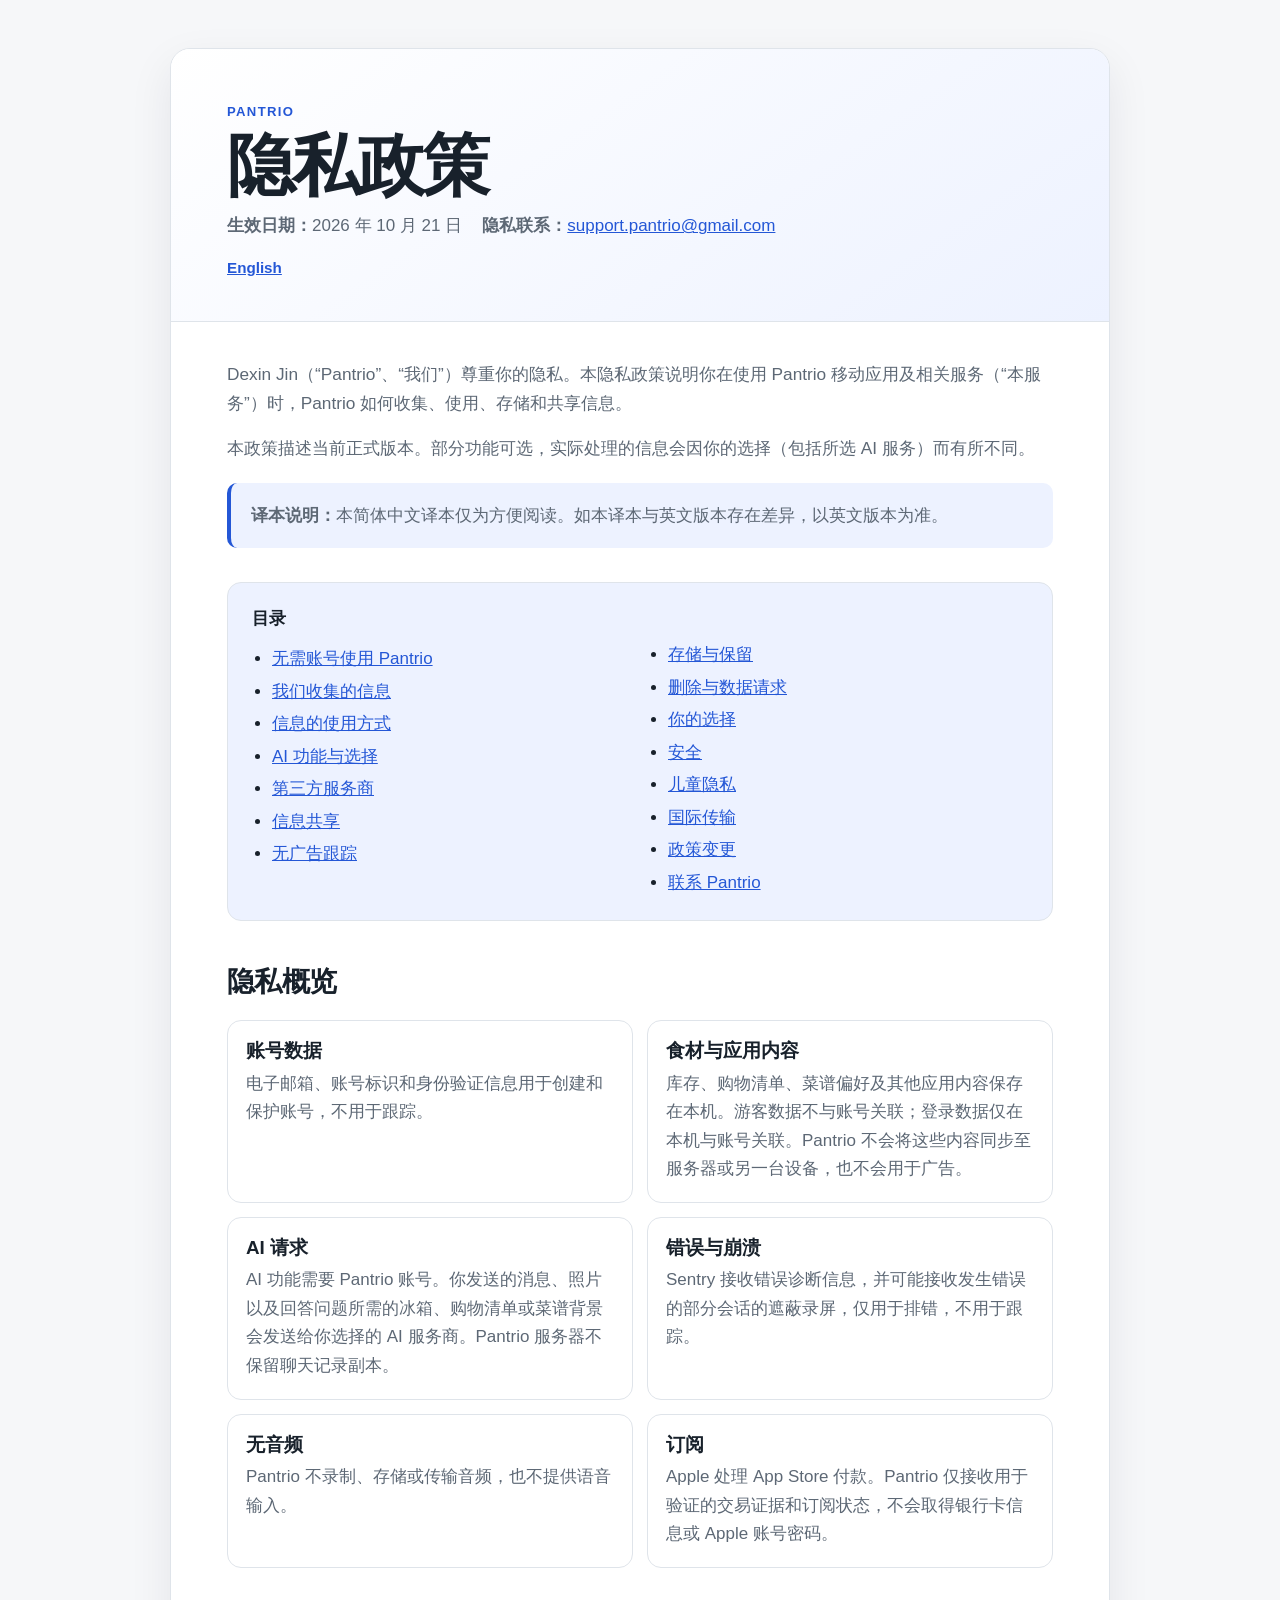
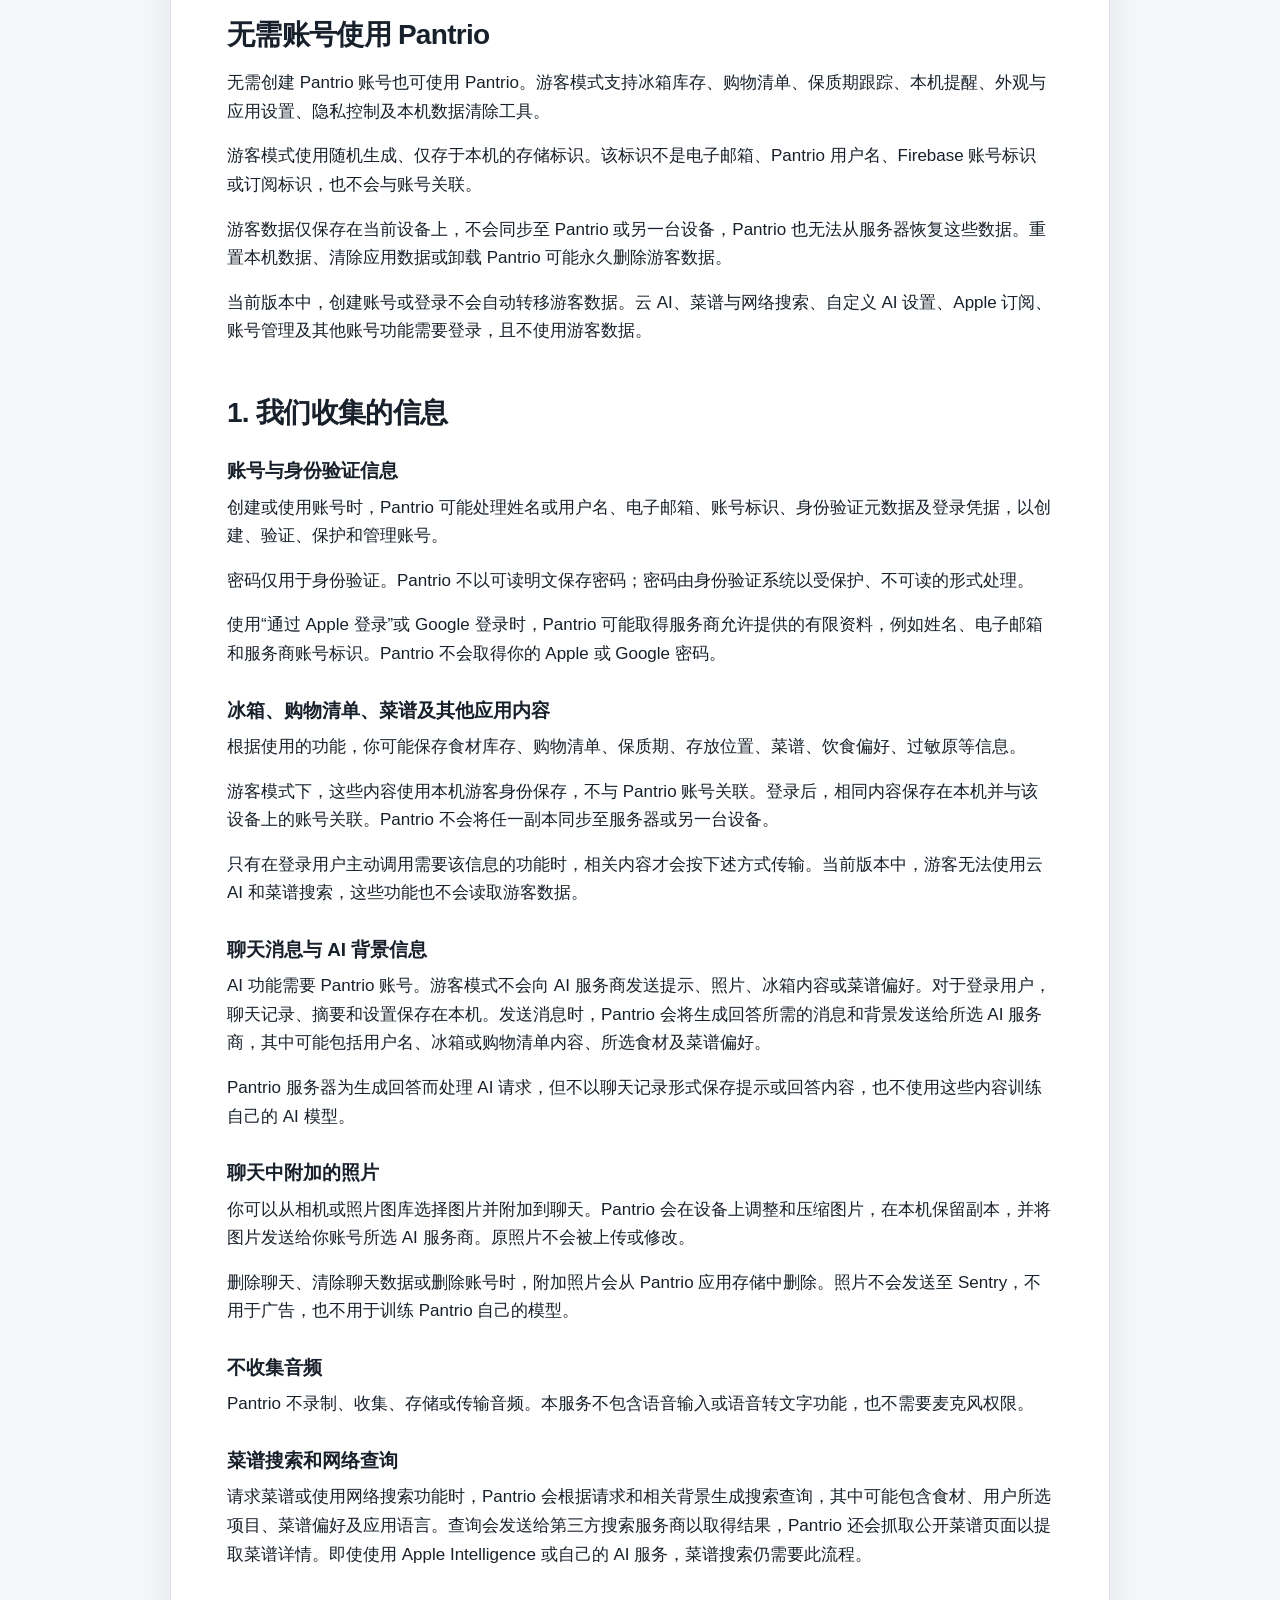
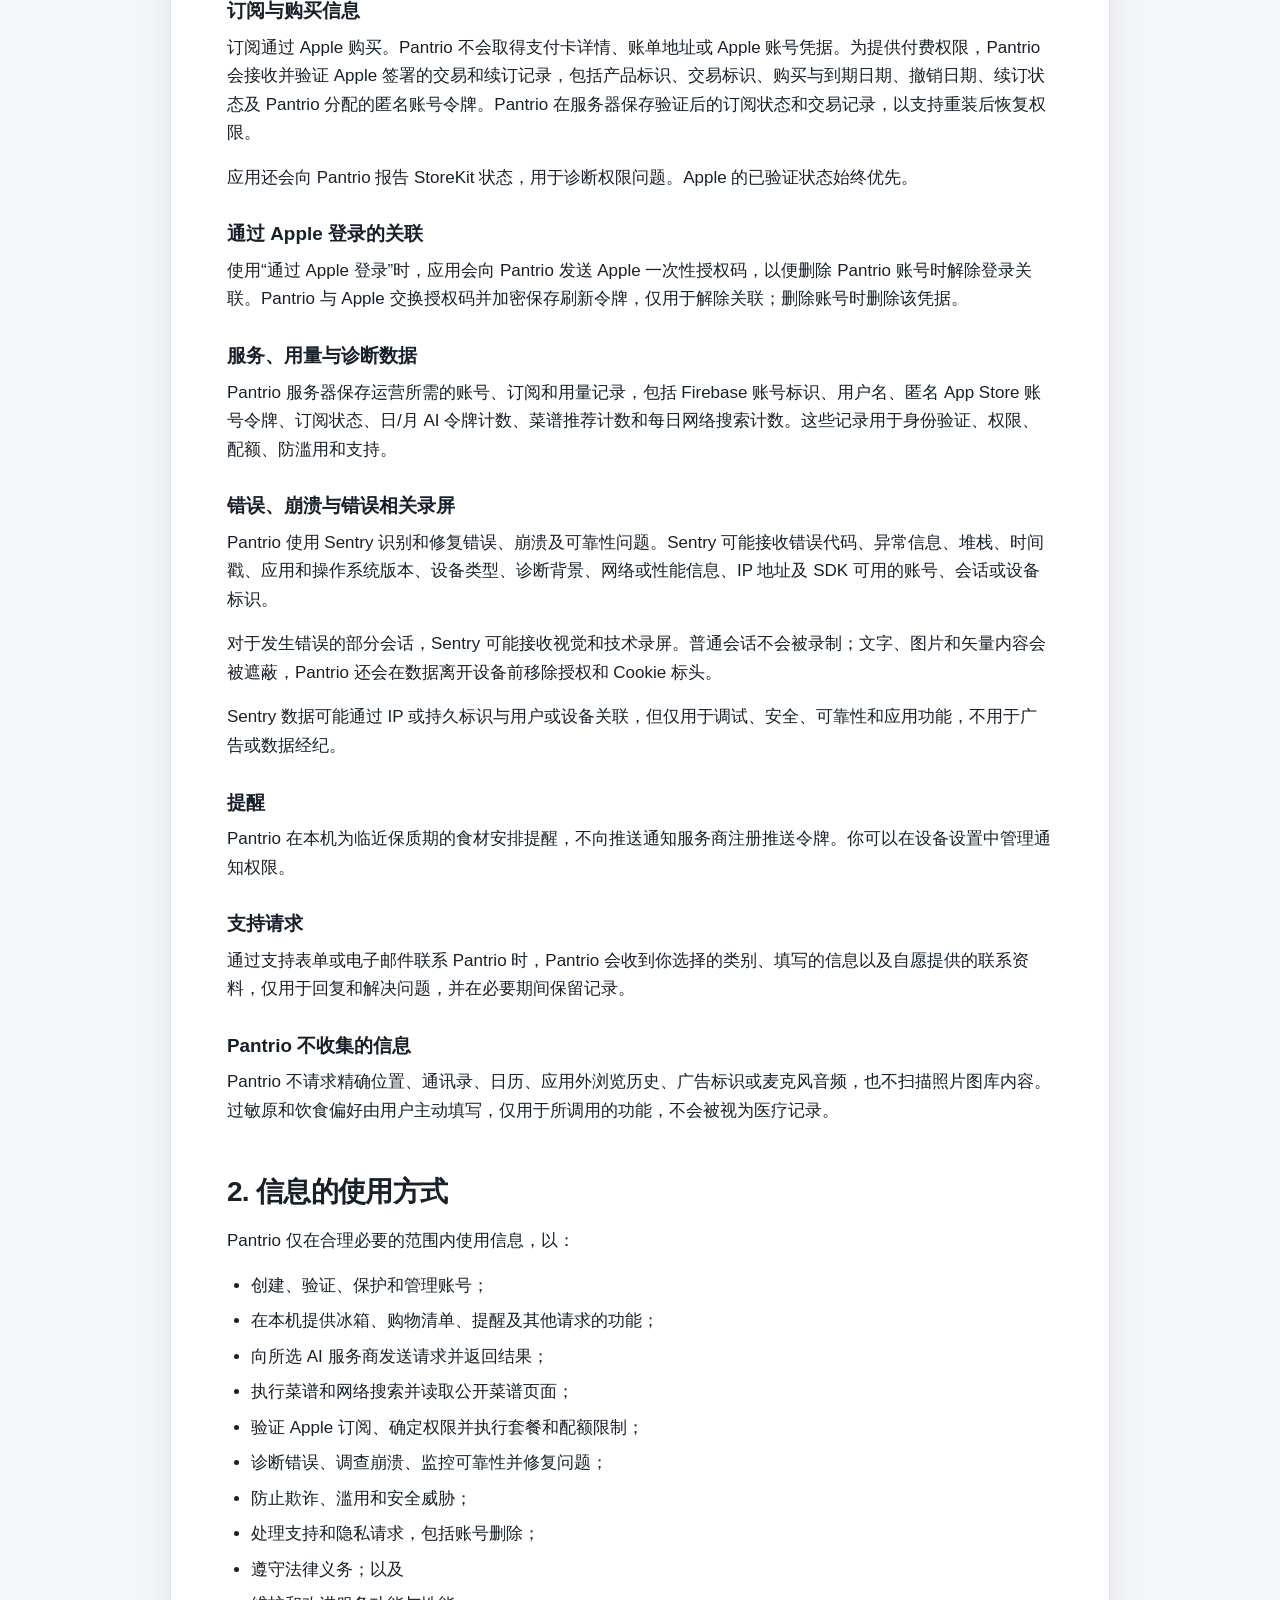
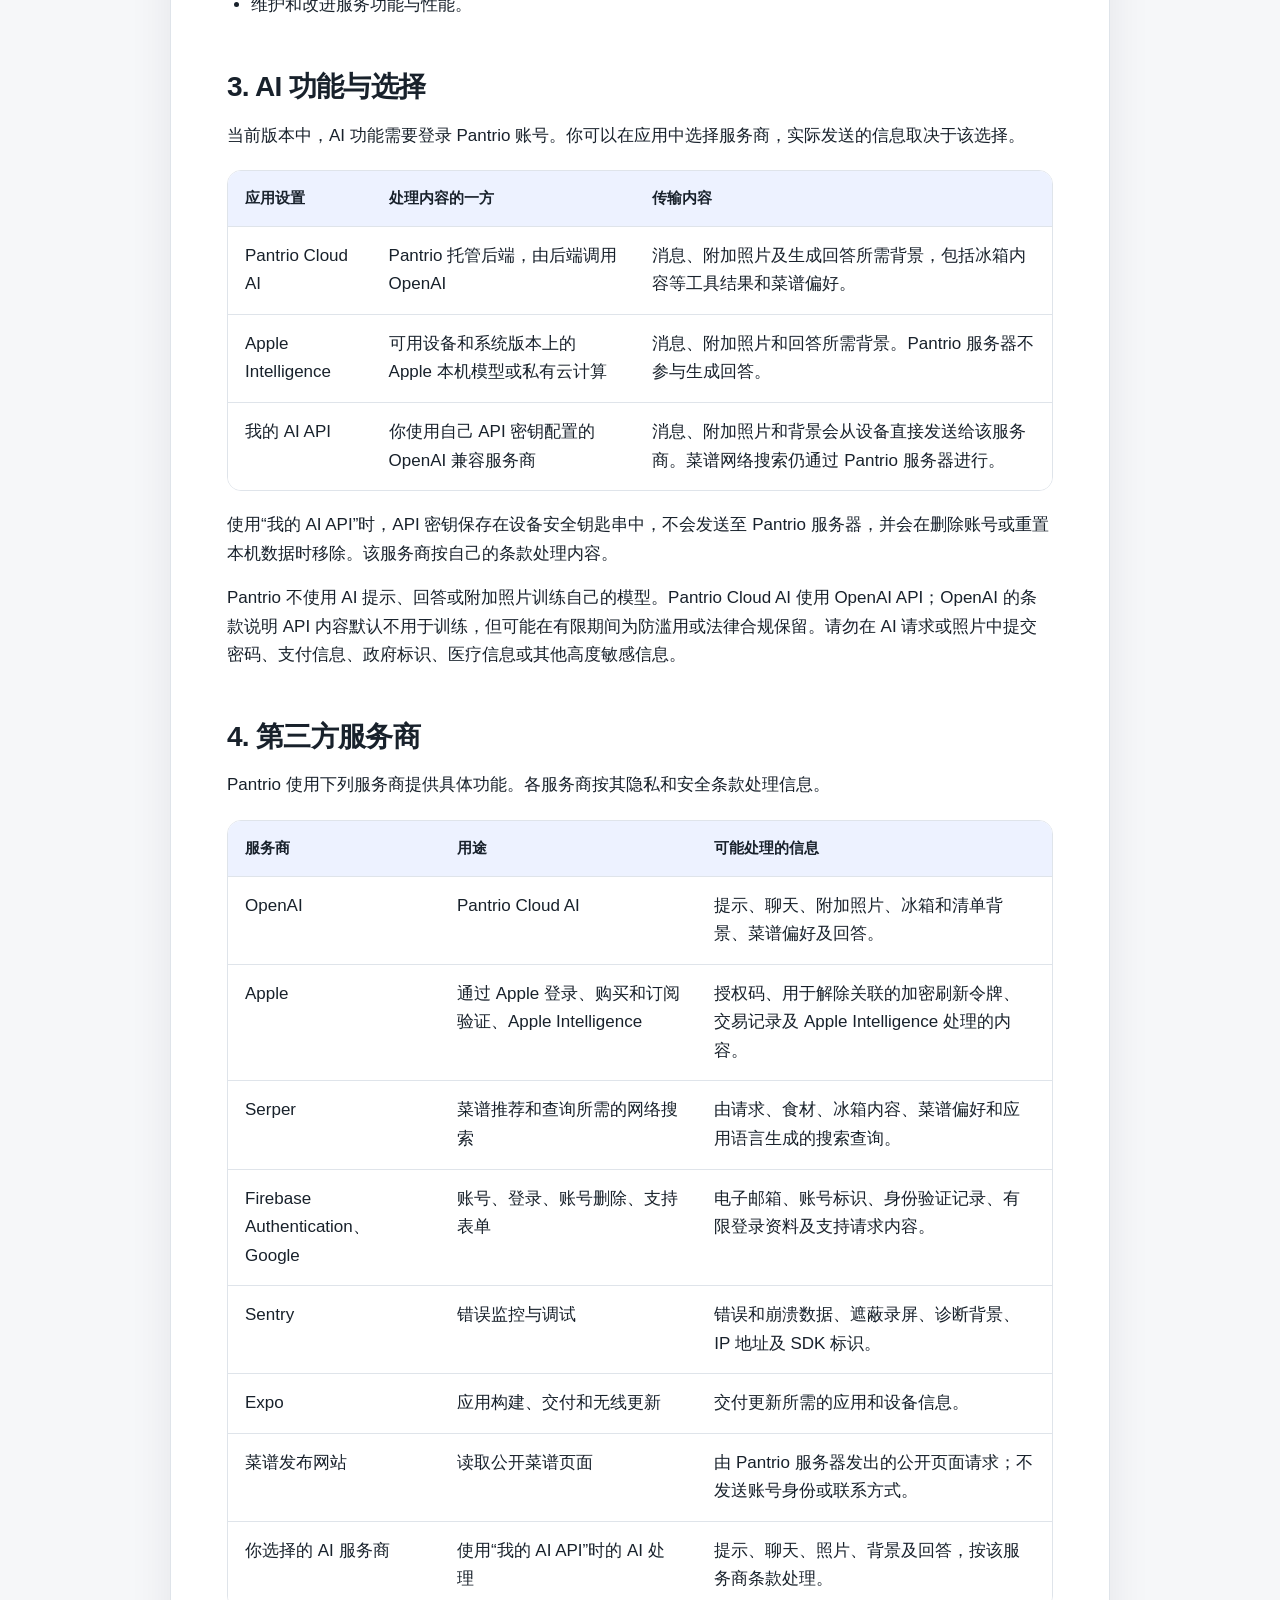
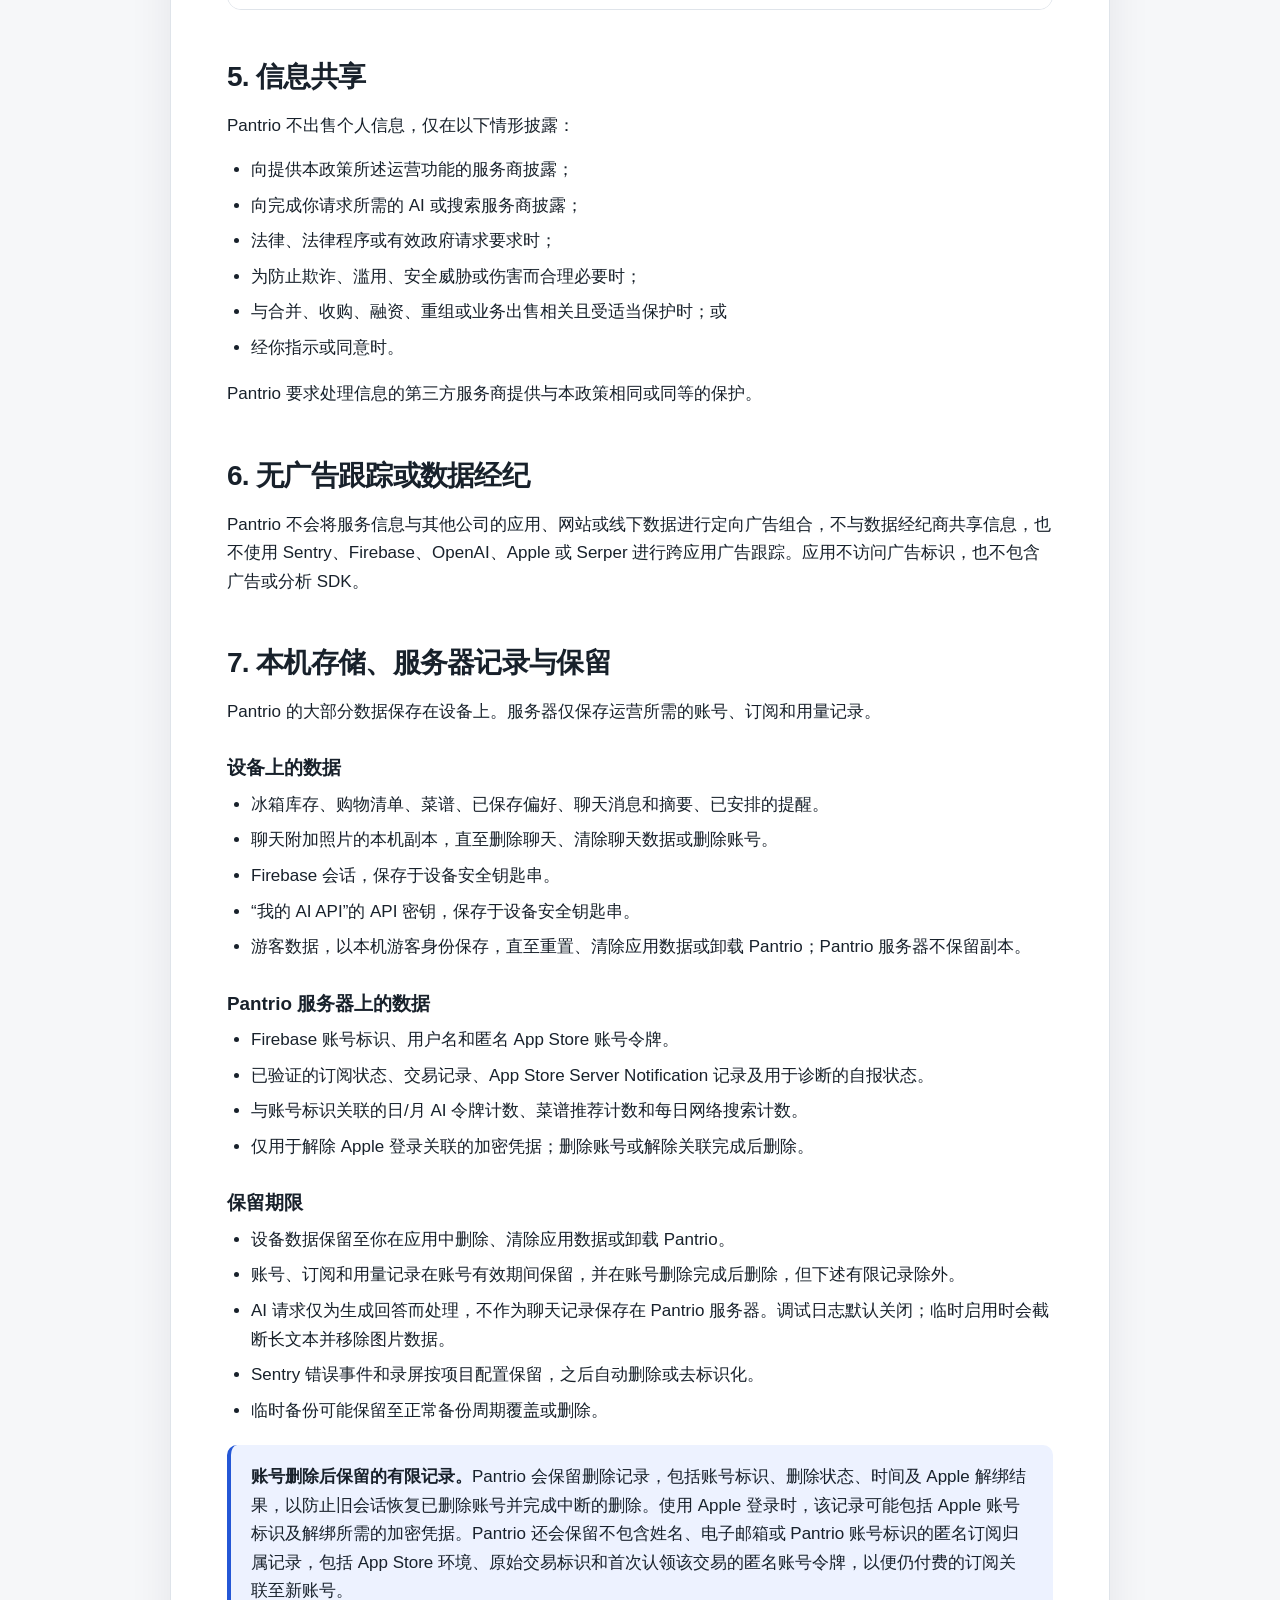
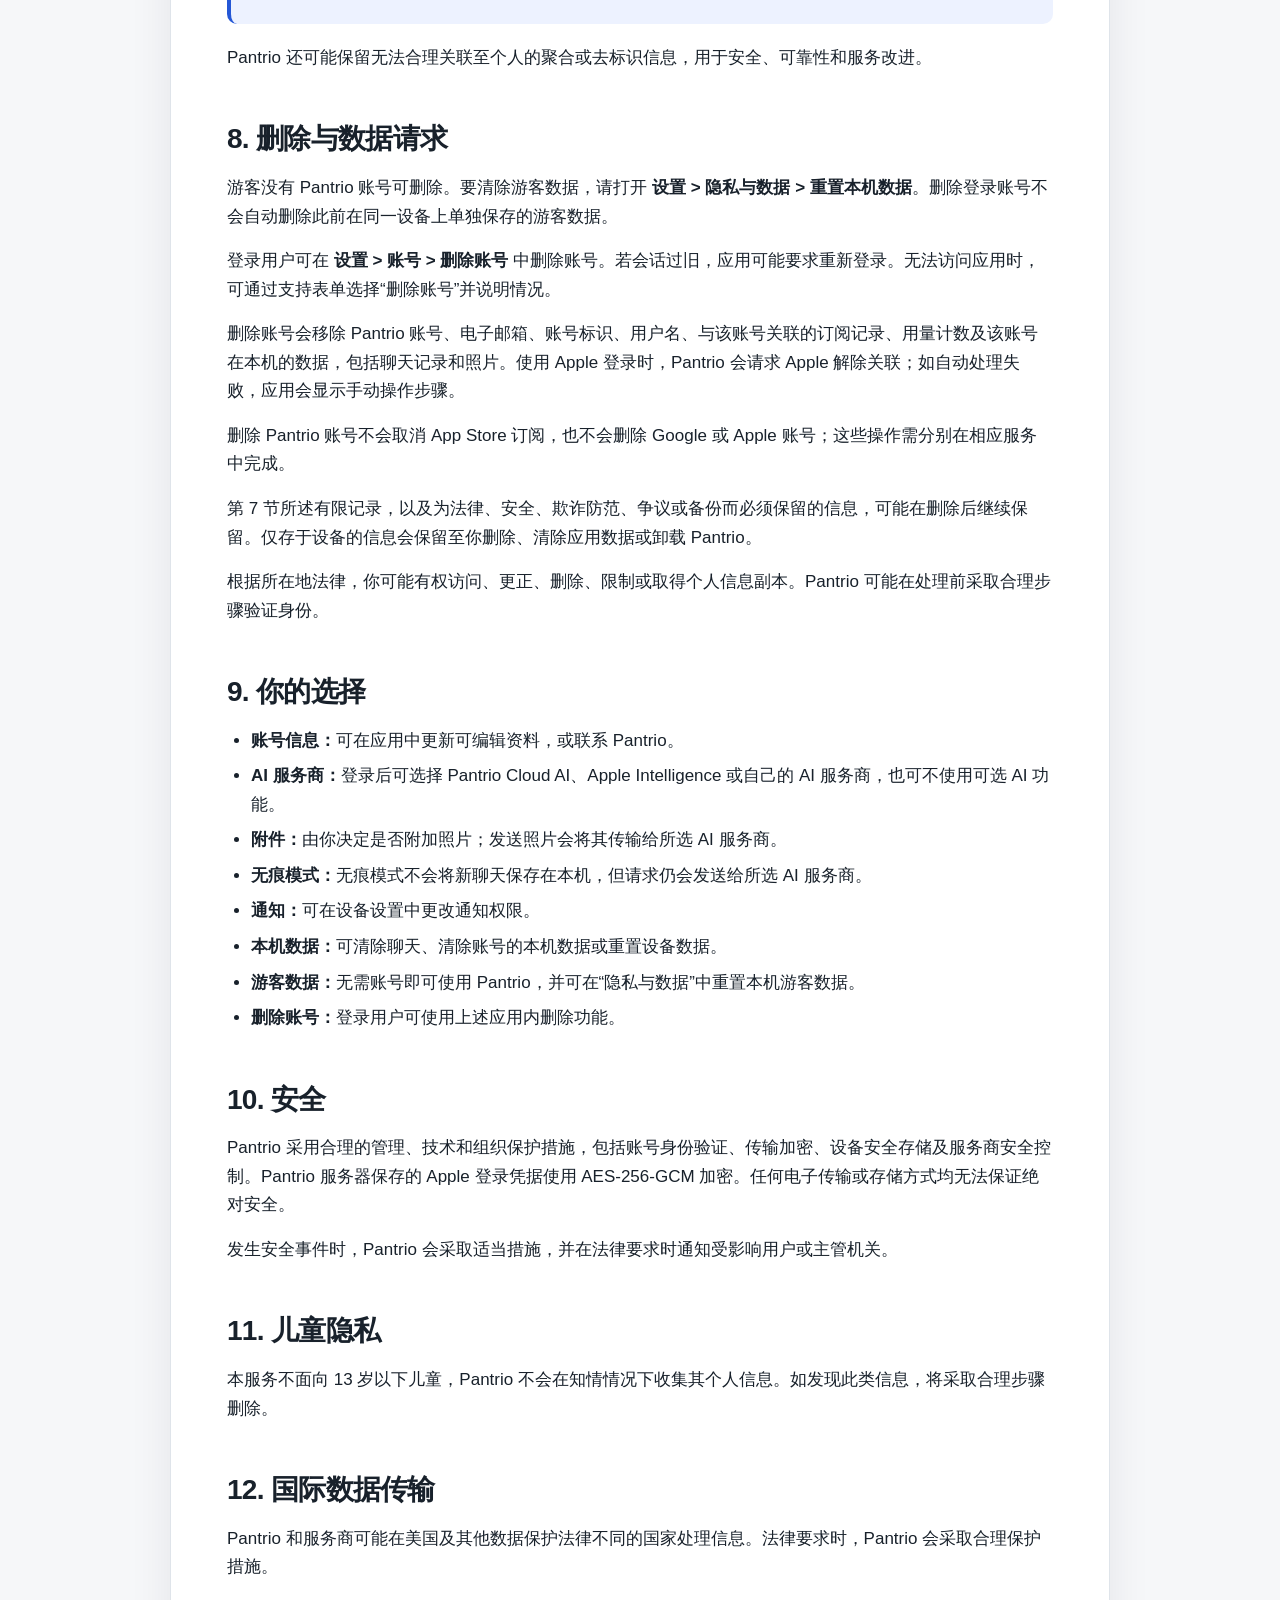
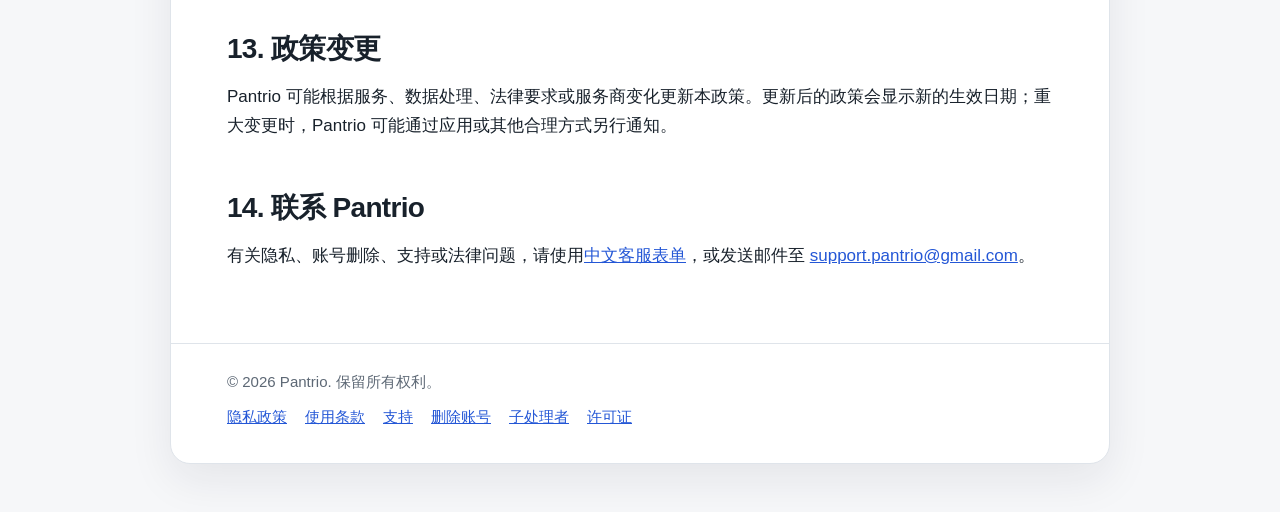
<file: zh-Hans/index.html>
<!doctype html>
<html lang="zh-Hans">
<head>
  <meta charset="utf-8">
  <meta name="viewport" content="width=device-width, initial-scale=1">
  <meta name="description" content="Pantrio 移动应用隐私政策。">
  <meta name="robots" content="index,follow">
  <title>Pantrio 隐私政策</title>
  <link rel="stylesheet" href="../legal-styles.css">
</head>
<body>
  <div class="page">
    <article class="card">
      <header>
        <p class="eyebrow">Pantrio</p>
        <h1>隐私政策</h1>
        <div class="meta">
          <span><strong>生效日期：</strong>2026 年 10 月 21 日</span>
          <span><strong>隐私联系：</strong><a href="mailto:support.pantrio@gmail.com">support.pantrio@gmail.com</a></span>
        </div>
        <a class="language-switch" href="../index.html?lang=en" hreflang="en" lang="en">English</a>
      </header>

      <main>
        <div class="intro">
          <p>Dexin Jin（“Pantrio”、“我们”）尊重你的隐私。本隐私政策说明你在使用 Pantrio 移动应用及相关服务（“本服务”）时，Pantrio 如何收集、使用、存储和共享信息。</p>
          <p>本政策描述当前正式版本。部分功能可选，实际处理的信息会因你的选择（包括所选 AI 服务）而有所不同。</p>
          <div class="notice"><strong>译本说明：</strong>本简体中文译本仅为方便阅读。如本译本与英文版本存在差异，以英文版本为准。</div>
        </div>

        <nav aria-label="隐私政策目录">
          <strong>目录</strong>
          <ul>
            <li><a href="#guest-access">无需账号使用 Pantrio</a></li>
            <li><a href="#information">我们收集的信息</a></li>
            <li><a href="#uses">信息的使用方式</a></li>
            <li><a href="#ai">AI 功能与选择</a></li>
            <li><a href="#providers">第三方服务商</a></li>
            <li><a href="#sharing">信息共享</a></li>
            <li><a href="#tracking">无广告跟踪</a></li>
            <li><a href="#retention">存储与保留</a></li>
            <li><a href="#deletion">删除与数据请求</a></li>
            <li><a href="#choices">你的选择</a></li>
            <li><a href="#security">安全</a></li>
            <li><a href="#children">儿童隐私</a></li>
            <li><a href="#transfers">国际传输</a></li>
            <li><a href="#changes">政策变更</a></li>
            <li><a href="#contact">联系 Pantrio</a></li>
          </ul>
        </nav>

        <section aria-labelledby="glance-title">
          <h2 id="glance-title">隐私概览</h2>
          <div class="summary-grid">
            <div class="summary-item"><h3>账号数据</h3><p>电子邮箱、账号标识和身份验证信息用于创建和保护账号，不用于跟踪。</p></div>
            <div class="summary-item"><h3>食材与应用内容</h3><p>库存、购物清单、菜谱偏好及其他应用内容保存在本机。游客数据不与账号关联；登录数据仅在本机与账号关联。Pantrio 不会将这些内容同步至服务器或另一台设备，也不会用于广告。</p></div>
            <div class="summary-item"><h3>AI 请求</h3><p>AI 功能需要 Pantrio 账号。你发送的消息、照片以及回答问题所需的冰箱、购物清单或菜谱背景会发送给你选择的 AI 服务商。Pantrio 服务器不保留聊天记录副本。</p></div>
            <div class="summary-item"><h3>错误与崩溃</h3><p>Sentry 接收错误诊断信息，并可能接收发生错误的部分会话的遮蔽录屏，仅用于排错，不用于跟踪。</p></div>
            <div class="summary-item"><h3>无音频</h3><p>Pantrio 不录制、存储或传输音频，也不提供语音输入。</p></div>
            <div class="summary-item"><h3>订阅</h3><p>Apple 处理 App Store 付款。Pantrio 仅接收用于验证的交易证据和订阅状态，不会取得银行卡信息或 Apple 账号密码。</p></div>
          </div>
        </section>

        <section id="guest-access">
          <h2>无需账号使用 Pantrio</h2>
          <p>无需创建 Pantrio 账号也可使用 Pantrio。游客模式支持冰箱库存、购物清单、保质期跟踪、本机提醒、外观与应用设置、隐私控制及本机数据清除工具。</p>
          <p>游客模式使用随机生成、仅存于本机的存储标识。该标识不是电子邮箱、Pantrio 用户名、Firebase 账号标识或订阅标识，也不会与账号关联。</p>
          <p>游客数据仅保存在当前设备上，不会同步至 Pantrio 或另一台设备，Pantrio 也无法从服务器恢复这些数据。重置本机数据、清除应用数据或卸载 Pantrio 可能永久删除游客数据。</p>
          <p>当前版本中，创建账号或登录不会自动转移游客数据。云 AI、菜谱与网络搜索、自定义 AI 设置、Apple 订阅、账号管理及其他账号功能需要登录，且不使用游客数据。</p>
        </section>

        <section id="information">
          <h2>1. 我们收集的信息</h2>

          <h3>账号与身份验证信息</h3>
          <p>创建或使用账号时，Pantrio 可能处理姓名或用户名、电子邮箱、账号标识、身份验证元数据及登录凭据，以创建、验证、保护和管理账号。</p>
          <p>密码仅用于身份验证。Pantrio 不以可读明文保存密码；密码由身份验证系统以受保护、不可读的形式处理。</p>
          <p>使用“通过 Apple 登录”或 Google 登录时，Pantrio 可能取得服务商允许提供的有限资料，例如姓名、电子邮箱和服务商账号标识。Pantrio 不会取得你的 Apple 或 Google 密码。</p>

          <h3>冰箱、购物清单、菜谱及其他应用内容</h3>
          <p>根据使用的功能，你可能保存食材库存、购物清单、保质期、存放位置、菜谱、饮食偏好、过敏原等信息。</p>
          <p>游客模式下，这些内容使用本机游客身份保存，不与 Pantrio 账号关联。登录后，相同内容保存在本机并与该设备上的账号关联。Pantrio 不会将任一副本同步至服务器或另一台设备。</p>
          <p>只有在登录用户主动调用需要该信息的功能时，相关内容才会按下述方式传输。当前版本中，游客无法使用云 AI 和菜谱搜索，这些功能也不会读取游客数据。</p>

          <h3>聊天消息与 AI 背景信息</h3>
          <p>AI 功能需要 Pantrio 账号。游客模式不会向 AI 服务商发送提示、照片、冰箱内容或菜谱偏好。对于登录用户，聊天记录、摘要和设置保存在本机。发送消息时，Pantrio 会将生成回答所需的消息和背景发送给所选 AI 服务商，其中可能包括用户名、冰箱或购物清单内容、所选食材及菜谱偏好。</p>
          <p>Pantrio 服务器为生成回答而处理 AI 请求，但不以聊天记录形式保存提示或回答内容，也不使用这些内容训练自己的 AI 模型。</p>

          <h3>聊天中附加的照片</h3>
          <p>你可以从相机或照片图库选择图片并附加到聊天。Pantrio 会在设备上调整和压缩图片，在本机保留副本，并将图片发送给你账号所选 AI 服务商。原照片不会被上传或修改。</p>
          <p>删除聊天、清除聊天数据或删除账号时，附加照片会从 Pantrio 应用存储中删除。照片不会发送至 Sentry，不用于广告，也不用于训练 Pantrio 自己的模型。</p>

          <h3>不收集音频</h3>
          <p>Pantrio 不录制、收集、存储或传输音频。本服务不包含语音输入或语音转文字功能，也不需要麦克风权限。</p>

          <h3>菜谱搜索和网络查询</h3>
          <p>请求菜谱或使用网络搜索功能时，Pantrio 会根据请求和相关背景生成搜索查询，其中可能包含食材、用户所选项目、菜谱偏好及应用语言。查询会发送给第三方搜索服务商以取得结果，Pantrio 还会抓取公开菜谱页面以提取菜谱详情。即使使用 Apple Intelligence 或自己的 AI 服务，菜谱搜索仍需要此流程。</p>

          <h3>订阅与购买信息</h3>
          <p>订阅通过 Apple 购买。Pantrio 不会取得支付卡详情、账单地址或 Apple 账号凭据。为提供付费权限，Pantrio 会接收并验证 Apple 签署的交易和续订记录，包括产品标识、交易标识、购买与到期日期、撤销日期、续订状态及 Pantrio 分配的匿名账号令牌。Pantrio 在服务器保存验证后的订阅状态和交易记录，以支持重装后恢复权限。</p>
          <p>应用还会向 Pantrio 报告 StoreKit 状态，用于诊断权限问题。Apple 的已验证状态始终优先。</p>

          <h3>通过 Apple 登录的关联</h3>
          <p>使用“通过 Apple 登录”时，应用会向 Pantrio 发送 Apple 一次性授权码，以便删除 Pantrio 账号时解除登录关联。Pantrio 与 Apple 交换授权码并加密保存刷新令牌，仅用于解除关联；删除账号时删除该凭据。</p>

          <h3>服务、用量与诊断数据</h3>
          <p>Pantrio 服务器保存运营所需的账号、订阅和用量记录，包括 Firebase 账号标识、用户名、匿名 App Store 账号令牌、订阅状态、日/月 AI 令牌计数、菜谱推荐计数和每日网络搜索计数。这些记录用于身份验证、权限、配额、防滥用和支持。</p>

          <h3>错误、崩溃与错误相关录屏</h3>
          <p>Pantrio 使用 Sentry 识别和修复错误、崩溃及可靠性问题。Sentry 可能接收错误代码、异常信息、堆栈、时间戳、应用和操作系统版本、设备类型、诊断背景、网络或性能信息、IP 地址及 SDK 可用的账号、会话或设备标识。</p>
          <p>对于发生错误的部分会话，Sentry 可能接收视觉和技术录屏。普通会话不会被录制；文字、图片和矢量内容会被遮蔽，Pantrio 还会在数据离开设备前移除授权和 Cookie 标头。</p>
          <p>Sentry 数据可能通过 IP 或持久标识与用户或设备关联，但仅用于调试、安全、可靠性和应用功能，不用于广告或数据经纪。</p>

          <h3>提醒</h3>
          <p>Pantrio 在本机为临近保质期的食材安排提醒，不向推送通知服务商注册推送令牌。你可以在设备设置中管理通知权限。</p>

          <h3>支持请求</h3>
          <p>通过支持表单或电子邮件联系 Pantrio 时，Pantrio 会收到你选择的类别、填写的信息以及自愿提供的联系资料，仅用于回复和解决问题，并在必要期间保留记录。</p>

          <h3>Pantrio 不收集的信息</h3>
          <p>Pantrio 不请求精确位置、通讯录、日历、应用外浏览历史、广告标识或麦克风音频，也不扫描照片图库内容。过敏原和饮食偏好由用户主动填写，仅用于所调用的功能，不会被视为医疗记录。</p>
        </section>

        <section id="uses">
          <h2>2. 信息的使用方式</h2>
          <p>Pantrio 仅在合理必要的范围内使用信息，以：</p>
          <ul>
            <li>创建、验证、保护和管理账号；</li>
            <li>在本机提供冰箱、购物清单、提醒及其他请求的功能；</li>
            <li>向所选 AI 服务商发送请求并返回结果；</li>
            <li>执行菜谱和网络搜索并读取公开菜谱页面；</li>
            <li>验证 Apple 订阅、确定权限并执行套餐和配额限制；</li>
            <li>诊断错误、调查崩溃、监控可靠性并修复问题；</li>
            <li>防止欺诈、滥用和安全威胁；</li>
            <li>处理支持和隐私请求，包括账号删除；</li>
            <li>遵守法律义务；以及</li>
            <li>维护和改进服务功能与性能。</li>
          </ul>
        </section>

        <section id="ai">
          <h2>3. AI 功能与选择</h2>
          <p>当前版本中，AI 功能需要登录 Pantrio 账号。你可以在应用中选择服务商，实际发送的信息取决于该选择。</p>
          <div class="table-wrap" role="region" aria-label="AI 服务商" tabindex="0">
            <table>
              <thead><tr><th>应用设置</th><th>处理内容的一方</th><th>传输内容</th></tr></thead>
              <tbody>
                <tr><td>Pantrio Cloud AI</td><td>Pantrio 托管后端，由后端调用 OpenAI</td><td>消息、附加照片及生成回答所需背景，包括冰箱内容等工具结果和菜谱偏好。</td></tr>
                <tr><td>Apple Intelligence</td><td>可用设备和系统版本上的 Apple 本机模型或私有云计算</td><td>消息、附加照片和回答所需背景。Pantrio 服务器不参与生成回答。</td></tr>
                <tr><td>我的 AI API</td><td>你使用自己 API 密钥配置的 OpenAI 兼容服务商</td><td>消息、附加照片和背景会从设备直接发送给该服务商。菜谱网络搜索仍通过 Pantrio 服务器进行。</td></tr>
              </tbody>
            </table>
          </div>
          <p>使用“我的 AI API”时，API 密钥保存在设备安全钥匙串中，不会发送至 Pantrio 服务器，并会在删除账号或重置本机数据时移除。该服务商按自己的条款处理内容。</p>
          <p>Pantrio 不使用 AI 提示、回答或附加照片训练自己的模型。Pantrio Cloud AI 使用 OpenAI API；OpenAI 的条款说明 API 内容默认不用于训练，但可能在有限期间为防滥用或法律合规保留。请勿在 AI 请求或照片中提交密码、支付信息、政府标识、医疗信息或其他高度敏感信息。</p>
        </section>

        <section id="providers">
          <h2>4. 第三方服务商</h2>
          <p>Pantrio 使用下列服务商提供具体功能。各服务商按其隐私和安全条款处理信息。</p>
          <div class="table-wrap" role="region" aria-label="第三方服务商" tabindex="0">
            <table>
              <thead><tr><th>服务商</th><th>用途</th><th>可能处理的信息</th></tr></thead>
              <tbody>
                <tr><td>OpenAI</td><td>Pantrio Cloud AI</td><td>提示、聊天、附加照片、冰箱和清单背景、菜谱偏好及回答。</td></tr>
                <tr><td>Apple</td><td>通过 Apple 登录、购买和订阅验证、Apple Intelligence</td><td>授权码、用于解除关联的加密刷新令牌、交易记录及 Apple Intelligence 处理的内容。</td></tr>
                <tr><td>Serper</td><td>菜谱推荐和查询所需的网络搜索</td><td>由请求、食材、冰箱内容、菜谱偏好和应用语言生成的搜索查询。</td></tr>
                <tr><td>Firebase Authentication、Google</td><td>账号、登录、账号删除、支持表单</td><td>电子邮箱、账号标识、身份验证记录、有限登录资料及支持请求内容。</td></tr>
                <tr><td>Sentry</td><td>错误监控与调试</td><td>错误和崩溃数据、遮蔽录屏、诊断背景、IP 地址及 SDK 标识。</td></tr>
                <tr><td>Expo</td><td>应用构建、交付和无线更新</td><td>交付更新所需的应用和设备信息。</td></tr>
                <tr><td>菜谱发布网站</td><td>读取公开菜谱页面</td><td>由 Pantrio 服务器发出的公开页面请求；不发送账号身份或联系方式。</td></tr>
                <tr><td>你选择的 AI 服务商</td><td>使用“我的 AI API”时的 AI 处理</td><td>提示、聊天、照片、背景及回答，按该服务商条款处理。</td></tr>
              </tbody>
            </table>
          </div>
        </section>

        <section id="sharing">
          <h2>5. 信息共享</h2>
          <p>Pantrio 不出售个人信息，仅在以下情形披露：</p>
          <ul>
            <li>向提供本政策所述运营功能的服务商披露；</li>
            <li>向完成你请求所需的 AI 或搜索服务商披露；</li>
            <li>法律、法律程序或有效政府请求要求时；</li>
            <li>为防止欺诈、滥用、安全威胁或伤害而合理必要时；</li>
            <li>与合并、收购、融资、重组或业务出售相关且受适当保护时；或</li>
            <li>经你指示或同意时。</li>
          </ul>
          <p>Pantrio 要求处理信息的第三方服务商提供与本政策相同或同等的保护。</p>
        </section>

        <section id="tracking">
          <h2>6. 无广告跟踪或数据经纪</h2>
          <p>Pantrio 不会将服务信息与其他公司的应用、网站或线下数据进行定向广告组合，不与数据经纪商共享信息，也不使用 Sentry、Firebase、OpenAI、Apple 或 Serper 进行跨应用广告跟踪。应用不访问广告标识，也不包含广告或分析 SDK。</p>
        </section>

        <section id="retention">
          <h2>7. 本机存储、服务器记录与保留</h2>
          <p>Pantrio 的大部分数据保存在设备上。服务器仅保存运营所需的账号、订阅和用量记录。</p>
          <h3>设备上的数据</h3>
          <ul>
            <li>冰箱库存、购物清单、菜谱、已保存偏好、聊天消息和摘要、已安排的提醒。</li>
            <li>聊天附加照片的本机副本，直至删除聊天、清除聊天数据或删除账号。</li>
            <li>Firebase 会话，保存于设备安全钥匙串。</li>
            <li>“我的 AI API”的 API 密钥，保存于设备安全钥匙串。</li>
            <li>游客数据，以本机游客身份保存，直至重置、清除应用数据或卸载 Pantrio；Pantrio 服务器不保留副本。</li>
          </ul>
          <h3>Pantrio 服务器上的数据</h3>
          <ul>
            <li>Firebase 账号标识、用户名和匿名 App Store 账号令牌。</li>
            <li>已验证的订阅状态、交易记录、App Store Server Notification 记录及用于诊断的自报状态。</li>
            <li>与账号标识关联的日/月 AI 令牌计数、菜谱推荐计数和每日网络搜索计数。</li>
            <li>仅用于解除 Apple 登录关联的加密凭据；删除账号或解除关联完成后删除。</li>
          </ul>
          <h3>保留期限</h3>
          <ul>
            <li>设备数据保留至你在应用中删除、清除应用数据或卸载 Pantrio。</li>
            <li>账号、订阅和用量记录在账号有效期间保留，并在账号删除完成后删除，但下述有限记录除外。</li>
            <li>AI 请求仅为生成回答而处理，不作为聊天记录保存在 Pantrio 服务器。调试日志默认关闭；临时启用时会截断长文本并移除图片数据。</li>
            <li>Sentry 错误事件和录屏按项目配置保留，之后自动删除或去标识化。</li>
            <li>临时备份可能保留至正常备份周期覆盖或删除。</li>
          </ul>
          <div class="notice"><strong>账号删除后保留的有限记录。</strong>Pantrio 会保留删除记录，包括账号标识、删除状态、时间及 Apple 解绑结果，以防止旧会话恢复已删除账号并完成中断的删除。使用 Apple 登录时，该记录可能包括 Apple 账号标识及解绑所需的加密凭据。Pantrio 还会保留不包含姓名、电子邮箱或 Pantrio 账号标识的匿名订阅归属记录，包括 App Store 环境、原始交易标识和首次认领该交易的匿名账号令牌，以便仍付费的订阅关联至新账号。</div>
          <p>Pantrio 还可能保留无法合理关联至个人的聚合或去标识信息，用于安全、可靠性和服务改进。</p>
        </section>

        <section id="deletion">
          <h2>8. 删除与数据请求</h2>
          <p>游客没有 Pantrio 账号可删除。要清除游客数据，请打开 <strong>设置 &gt; 隐私与数据 &gt; 重置本机数据</strong>。删除登录账号不会自动删除此前在同一设备上单独保存的游客数据。</p>
          <p>登录用户可在 <strong>设置 &gt; 账号 &gt; 删除账号</strong> 中删除账号。若会话过旧，应用可能要求重新登录。无法访问应用时，可通过支持表单选择“删除账号”并说明情况。</p>
          <p>删除账号会移除 Pantrio 账号、电子邮箱、账号标识、用户名、与该账号关联的订阅记录、用量计数及该账号在本机的数据，包括聊天记录和照片。使用 Apple 登录时，Pantrio 会请求 Apple 解除关联；如自动处理失败，应用会显示手动操作步骤。</p>
          <p>删除 Pantrio 账号不会取消 App Store 订阅，也不会删除 Google 或 Apple 账号；这些操作需分别在相应服务中完成。</p>
          <p>第 7 节所述有限记录，以及为法律、安全、欺诈防范、争议或备份而必须保留的信息，可能在删除后继续保留。仅存于设备的信息会保留至你删除、清除应用数据或卸载 Pantrio。</p>
          <p>根据所在地法律，你可能有权访问、更正、删除、限制或取得个人信息副本。Pantrio 可能在处理前采取合理步骤验证身份。</p>
        </section>

        <section id="choices">
          <h2>9. 你的选择</h2>
          <ul>
            <li><strong>账号信息：</strong>可在应用中更新可编辑资料，或联系 Pantrio。</li>
            <li><strong>AI 服务商：</strong>登录后可选择 Pantrio Cloud AI、Apple Intelligence 或自己的 AI 服务商，也可不使用可选 AI 功能。</li>
            <li><strong>附件：</strong>由你决定是否附加照片；发送照片会将其传输给所选 AI 服务商。</li>
            <li><strong>无痕模式：</strong>无痕模式不会将新聊天保存在本机，但请求仍会发送给所选 AI 服务商。</li>
            <li><strong>通知：</strong>可在设备设置中更改通知权限。</li>
            <li><strong>本机数据：</strong>可清除聊天、清除账号的本机数据或重置设备数据。</li>
            <li><strong>游客数据：</strong>无需账号即可使用 Pantrio，并可在“隐私与数据”中重置本机游客数据。</li>
            <li><strong>删除账号：</strong>登录用户可使用上述应用内删除功能。</li>
          </ul>
        </section>

        <section id="security">
          <h2>10. 安全</h2>
          <p>Pantrio 采用合理的管理、技术和组织保护措施，包括账号身份验证、传输加密、设备安全存储及服务商安全控制。Pantrio 服务器保存的 Apple 登录凭据使用 AES-256-GCM 加密。任何电子传输或存储方式均无法保证绝对安全。</p>
          <p>发生安全事件时，Pantrio 会采取适当措施，并在法律要求时通知受影响用户或主管机关。</p>
        </section>

        <section id="children">
          <h2>11. 儿童隐私</h2>
          <p>本服务不面向 13 岁以下儿童，Pantrio 不会在知情情况下收集其个人信息。如发现此类信息，将采取合理步骤删除。</p>
        </section>

        <section id="transfers">
          <h2>12. 国际数据传输</h2>
          <p>Pantrio 和服务商可能在美国及其他数据保护法律不同的国家处理信息。法律要求时，Pantrio 会采取合理保护措施。</p>
        </section>

        <section id="changes">
          <h2>13. 政策变更</h2>
          <p>Pantrio 可能根据服务、数据处理、法律要求或服务商变化更新本政策。更新后的政策会显示新的生效日期；重大变更时，Pantrio 可能通过应用或其他合理方式另行通知。</p>
        </section>

        <section id="contact">
          <h2>14. 联系 Pantrio</h2>
          <p>有关隐私、账号删除、支持或法律问题，请使用<a href="https://forms.gle/BTLSqnhJP4xjc67h9" rel="noopener noreferrer">中文客服表单</a>，或发送邮件至 <a href="mailto:support.pantrio@gmail.com">support.pantrio@gmail.com</a>。</p>
        </section>
      </main>

      <footer>
        &copy; 2026 Pantrio. 保留所有权利。
        <div class="site-links">
          <a href="index.html">隐私政策</a>
          <a href="terms-of-use.html">使用条款</a>
          <a href="support.html">支持</a>
          <a href="delete-account.html">删除账号</a>
          <a href="subprocessors.html">子处理者</a>
          <a href="licenses.html">许可证</a>
        </div>
      </footer>
    </article>
  </div>
</body>
</html>
</file>
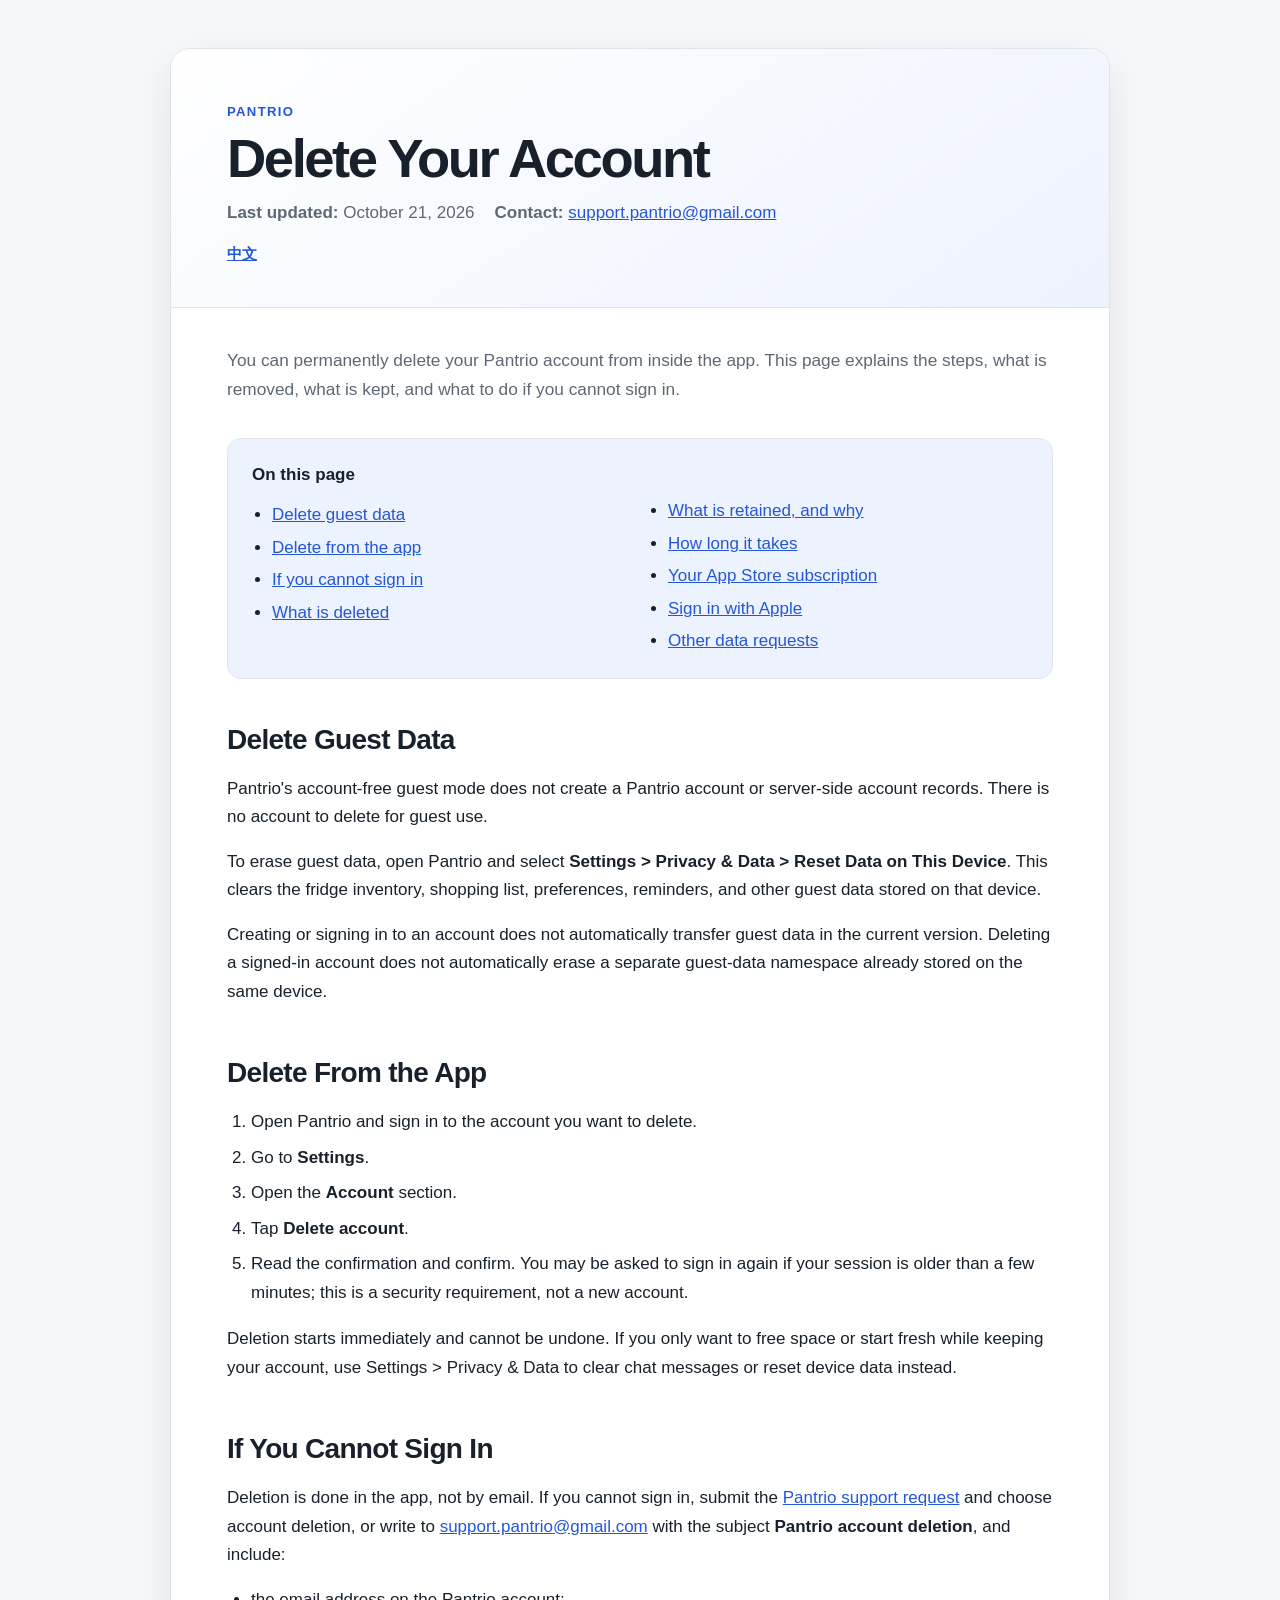
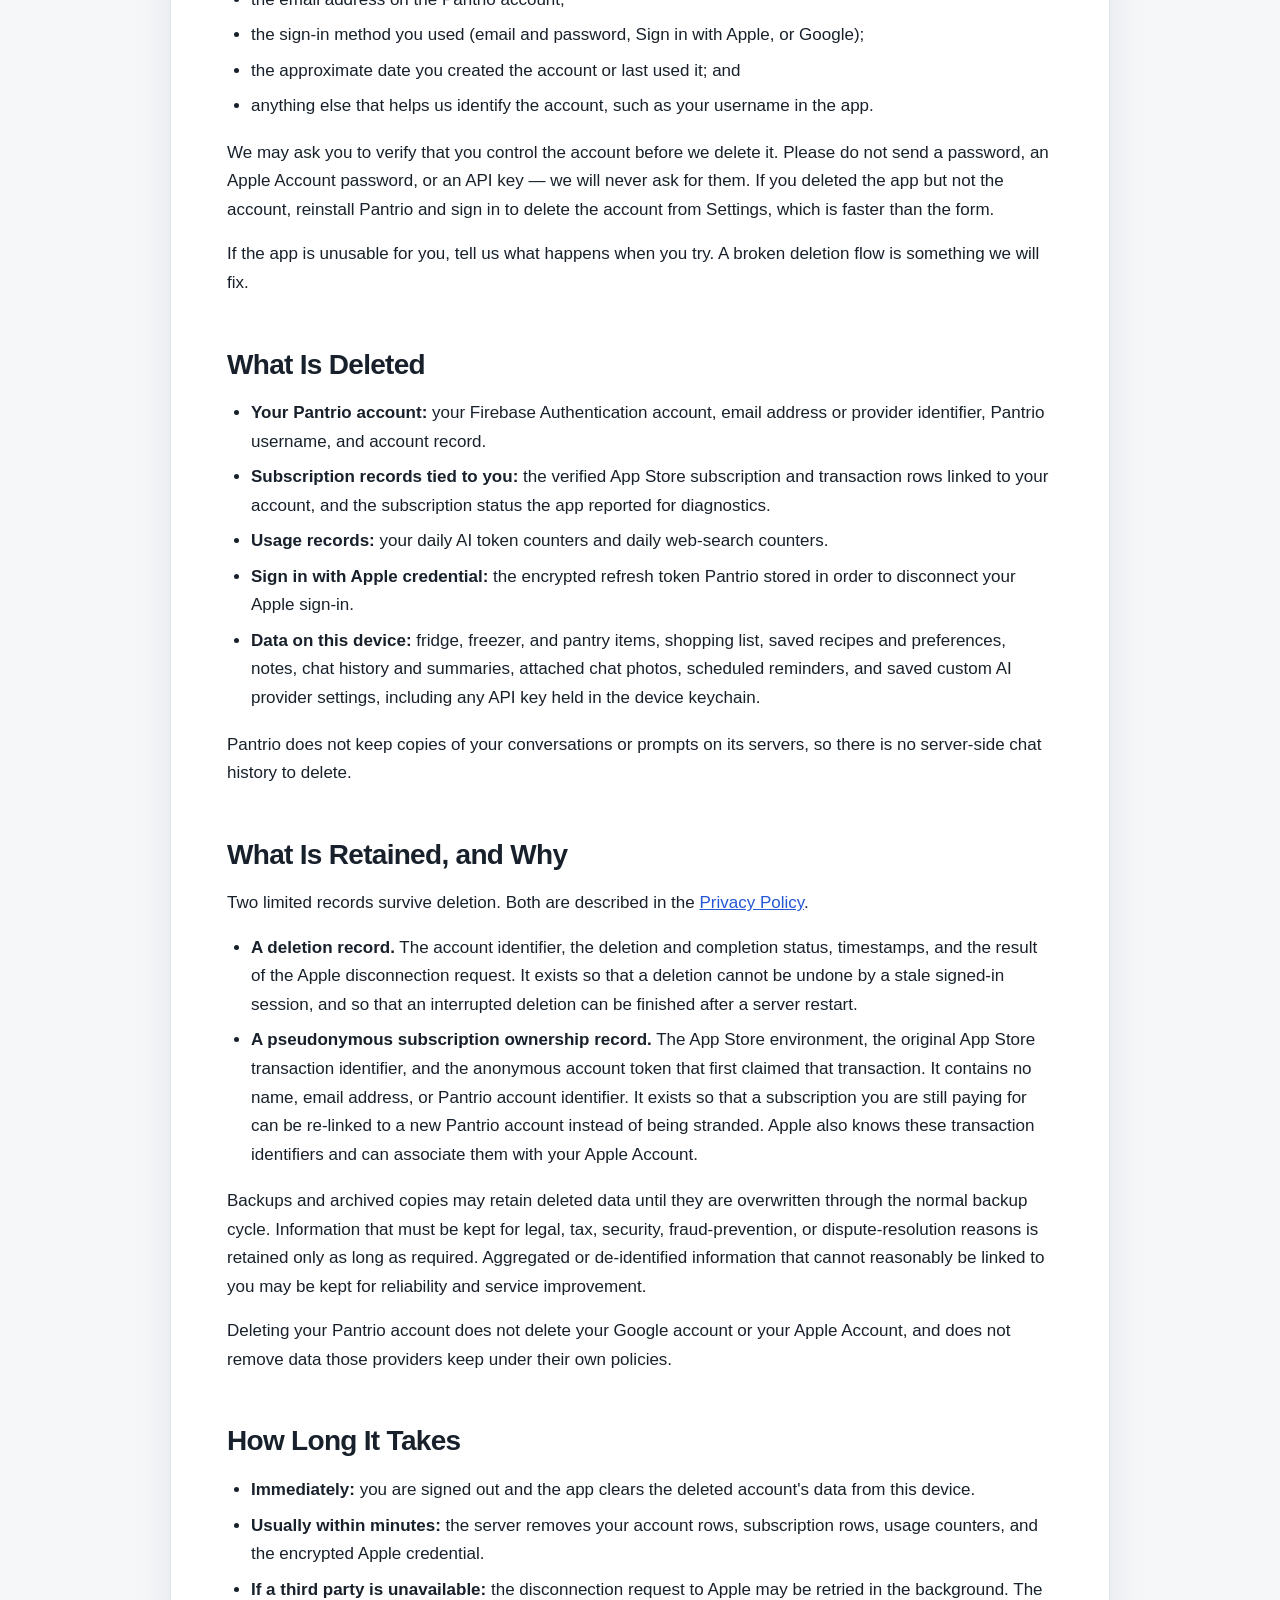
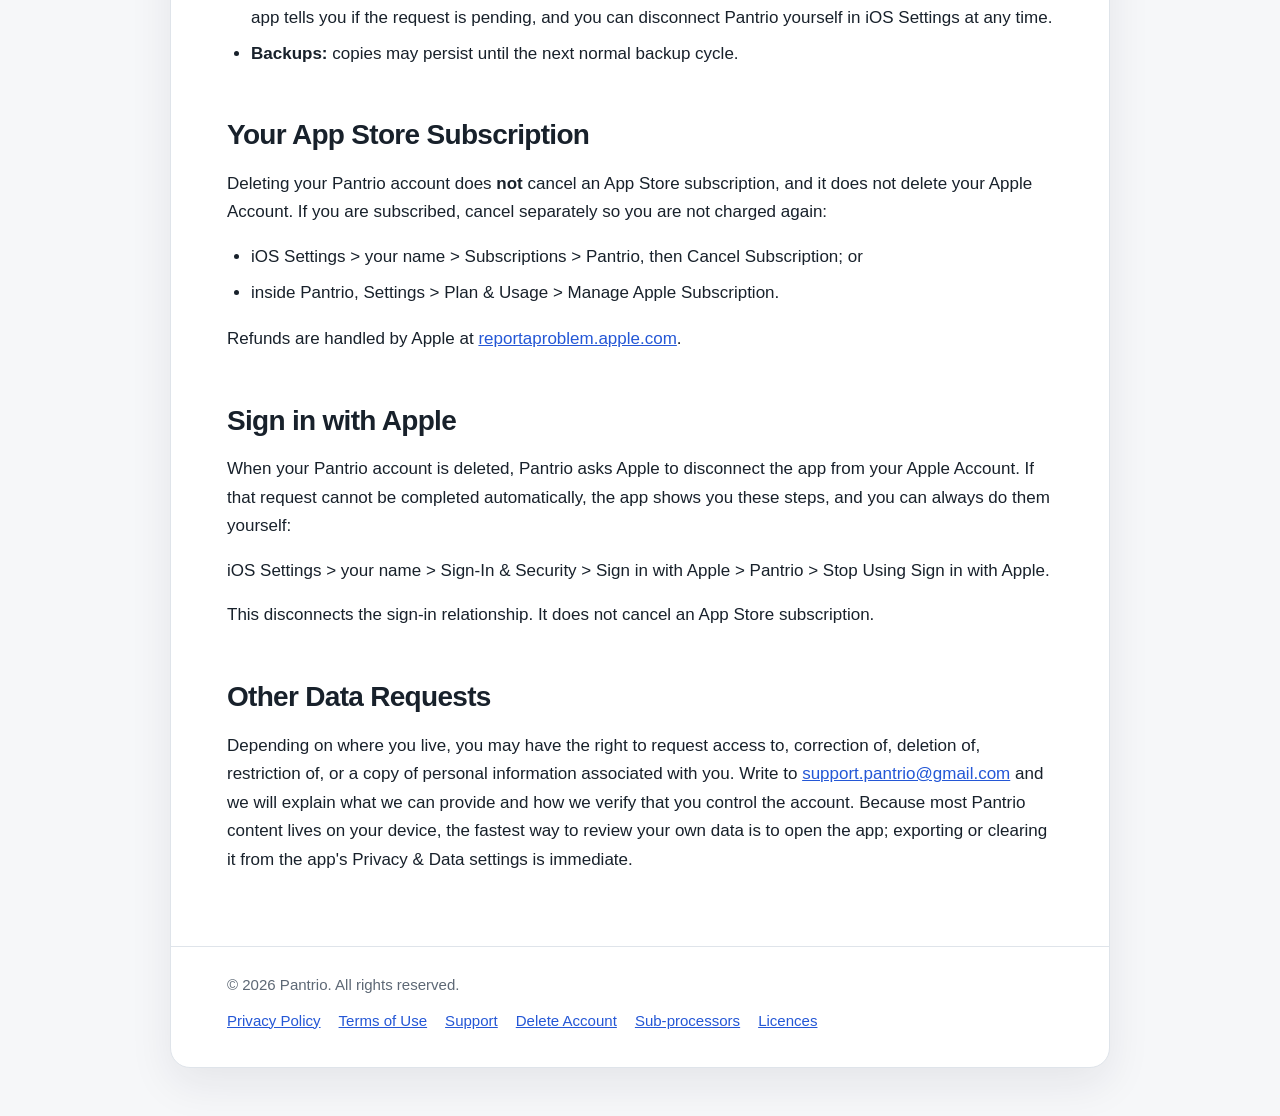
<file: delete-account.html>
<!doctype html>
<html lang="en">
<head>
  <meta charset="utf-8">
  <meta name="viewport" content="width=device-width, initial-scale=1">
  <meta name="description" content="How to delete your Pantrio account and what happens to your data.">
  <meta name="robots" content="index,follow">
  <title>Delete Your Pantrio Account</title>
  <link rel="stylesheet" href="legal-styles.css">
  <script src="legal-language.js"></script>
</head>
<body>
  <div class="page">
    <article class="card">
      <header>
        <p class="eyebrow">Pantrio</p>
        <h1 class="compact">Delete Your Account</h1>
        <div class="meta">
          <span><strong>Last updated:</strong> October 21, 2026</span>
          <span><strong>Contact:</strong> <a href="mailto:support.pantrio@gmail.com">support.pantrio@gmail.com</a></span>
        </div>
        <a class="language-switch" href="?lang=zh" hreflang="zh-Hans" lang="zh-Hans">中文</a>
      </header>

      <main>
        <div class="intro">
          <p>You can permanently delete your Pantrio account from inside the app. This page explains the steps, what is removed, what is kept, and what to do if you cannot sign in.</p>
        </div>

        <nav aria-label="Account deletion contents">
          <strong>On this page</strong>
          <ul>
            <li><a href="#guest-data">Delete guest data</a></li>
            <li><a href="#in-app">Delete from the app</a></li>
            <li><a href="#cannot-sign-in">If you cannot sign in</a></li>
            <li><a href="#removed">What is deleted</a></li>
            <li><a href="#retained">What is retained, and why</a></li>
            <li><a href="#timing">How long it takes</a></li>
            <li><a href="#subscription">Your App Store subscription</a></li>
            <li><a href="#apple">Sign in with Apple</a></li>
            <li><a href="#rights">Other data requests</a></li>
          </ul>
        </nav>

        <section id="guest-data">
          <h2>Delete Guest Data</h2>
          <p>Pantrio's account-free guest mode does not create a Pantrio account or server-side account records. There is no account to delete for guest use.</p>
          <p>To erase guest data, open Pantrio and select <strong>Settings &gt; Privacy &amp; Data &gt; Reset Data on This Device</strong>. This clears the fridge inventory, shopping list, preferences, reminders, and other guest data stored on that device.</p>
          <p>Creating or signing in to an account does not automatically transfer guest data in the current version. Deleting a signed-in account does not automatically erase a separate guest-data namespace already stored on the same device.</p>
        </section>

        <section id="in-app">
          <h2>Delete From the App</h2>
          <ol>
            <li>Open Pantrio and sign in to the account you want to delete.</li>
            <li>Go to <strong>Settings</strong>.</li>
            <li>Open the <strong>Account</strong> section.</li>
            <li>Tap <strong>Delete account</strong>.</li>
            <li>Read the confirmation and confirm. You may be asked to sign in again if your session is older than a few minutes; this is a security requirement, not a new account.</li>
          </ol>
          <p>Deletion starts immediately and cannot be undone. If you only want to free space or start fresh while keeping your account, use Settings &gt; Privacy &amp; Data to clear chat messages or reset device data instead.</p>
        </section>

        <section id="cannot-sign-in">
          <h2>If You Cannot Sign In</h2>
          <p>Deletion is done in the app, not by email. If you cannot sign in, submit the <a href="https://forms.gle/xDLW9tmBQ8Z3YEzNA" rel="noopener noreferrer">Pantrio support request</a> and choose account deletion, or write to <a href="mailto:support.pantrio@gmail.com?subject=Pantrio%20account%20deletion">support.pantrio@gmail.com</a> with the subject <strong>Pantrio account deletion</strong>, and include:</p>
          <ul>
            <li>the email address on the Pantrio account;</li>
            <li>the sign-in method you used (email and password, Sign in with Apple, or Google);</li>
            <li>the approximate date you created the account or last used it; and</li>
            <li>anything else that helps us identify the account, such as your username in the app.</li>
          </ul>
          <p>We may ask you to verify that you control the account before we delete it. Please do not send a password, an Apple Account password, or an API key — we will never ask for them. If you deleted the app but not the account, reinstall Pantrio and sign in to delete the account from Settings, which is faster than the form.</p>
          <p>If the app is unusable for you, tell us what happens when you try. A broken deletion flow is something we will fix.</p>
        </section>

        <section id="removed">
          <h2>What Is Deleted</h2>
          <ul>
            <li><strong>Your Pantrio account:</strong> your Firebase Authentication account, email address or provider identifier, Pantrio username, and account record.</li>
            <li><strong>Subscription records tied to you:</strong> the verified App Store subscription and transaction rows linked to your account, and the subscription status the app reported for diagnostics.</li>
            <li><strong>Usage records:</strong> your daily AI token counters and daily web-search counters.</li>
            <li><strong>Sign in with Apple credential:</strong> the encrypted refresh token Pantrio stored in order to disconnect your Apple sign-in.</li>
            <li><strong>Data on this device:</strong> fridge, freezer, and pantry items, shopping list, saved recipes and preferences, notes, chat history and summaries, attached chat photos, scheduled reminders, and saved custom AI provider settings, including any API key held in the device keychain.</li>
          </ul>
          <p>Pantrio does not keep copies of your conversations or prompts on its servers, so there is no server-side chat history to delete.</p>
        </section>

        <section id="retained">
          <h2>What Is Retained, and Why</h2>
          <p>Two limited records survive deletion. Both are described in the <a href="index.html">Privacy Policy</a>.</p>
          <ul>
            <li><strong>A deletion record.</strong> The account identifier, the deletion and completion status, timestamps, and the result of the Apple disconnection request. It exists so that a deletion cannot be undone by a stale signed-in session, and so that an interrupted deletion can be finished after a server restart.</li>
            <li><strong>A pseudonymous subscription ownership record.</strong> The App Store environment, the original App Store transaction identifier, and the anonymous account token that first claimed that transaction. It contains no name, email address, or Pantrio account identifier. It exists so that a subscription you are still paying for can be re-linked to a new Pantrio account instead of being stranded. Apple also knows these transaction identifiers and can associate them with your Apple Account.</li>
          </ul>
          <p>Backups and archived copies may retain deleted data until they are overwritten through the normal backup cycle. Information that must be kept for legal, tax, security, fraud-prevention, or dispute-resolution reasons is retained only as long as required. Aggregated or de-identified information that cannot reasonably be linked to you may be kept for reliability and service improvement.</p>
          <p>Deleting your Pantrio account does not delete your Google account or your Apple Account, and does not remove data those providers keep under their own policies.</p>
        </section>

        <section id="timing">
          <h2>How Long It Takes</h2>
          <ul>
            <li><strong>Immediately:</strong> you are signed out and the app clears the deleted account's data from this device.</li>
            <li><strong>Usually within minutes:</strong> the server removes your account rows, subscription rows, usage counters, and the encrypted Apple credential.</li>
            <li><strong>If a third party is unavailable:</strong> the disconnection request to Apple may be retried in the background. The app tells you if the request is pending, and you can disconnect Pantrio yourself in iOS Settings at any time.</li>
            <li><strong>Backups:</strong> copies may persist until the next normal backup cycle.</li>
          </ul>
        </section>

        <section id="subscription">
          <h2>Your App Store Subscription</h2>
          <p>Deleting your Pantrio account does <strong>not</strong> cancel an App Store subscription, and it does not delete your Apple Account. If you are subscribed, cancel separately so you are not charged again:</p>
          <ul>
            <li>iOS Settings &gt; your name &gt; Subscriptions &gt; Pantrio, then Cancel Subscription; or</li>
            <li>inside Pantrio, Settings &gt; Plan &amp; Usage &gt; Manage Apple Subscription.</li>
          </ul>
          <p>Refunds are handled by Apple at <a href="https://reportaproblem.apple.com/" rel="noopener noreferrer">reportaproblem.apple.com</a>.</p>
        </section>

        <section id="apple">
          <h2>Sign in with Apple</h2>
          <p>When your Pantrio account is deleted, Pantrio asks Apple to disconnect the app from your Apple Account. If that request cannot be completed automatically, the app shows you these steps, and you can always do them yourself:</p>
          <p>iOS Settings &gt; your name &gt; Sign-In &amp; Security &gt; Sign in with Apple &gt; Pantrio &gt; Stop Using Sign in with Apple.</p>
          <p>This disconnects the sign-in relationship. It does not cancel an App Store subscription.</p>
        </section>

        <section id="rights">
          <h2>Other Data Requests</h2>
          <p>Depending on where you live, you may have the right to request access to, correction of, deletion of, restriction of, or a copy of personal information associated with you. Write to <a href="mailto:support.pantrio@gmail.com">support.pantrio@gmail.com</a> and we will explain what we can provide and how we verify that you control the account. Because most Pantrio content lives on your device, the fastest way to review your own data is to open the app; exporting or clearing it from the app's Privacy &amp; Data settings is immediate.</p>
        </section>
      </main>

      <footer>
        &copy; 2026 Pantrio. All rights reserved.
        <div class="site-links">
          <a href="index.html">Privacy Policy</a>
          <a href="terms-of-use.html">Terms of Use</a>
          <a href="support.html">Support</a>
          <a href="delete-account.html">Delete Account</a>
          <a href="subprocessors.html">Sub-processors</a>
          <a href="licenses.html">Licences</a>
        </div>
      </footer>
    </article>
  </div>
</body>
</html>
</file>
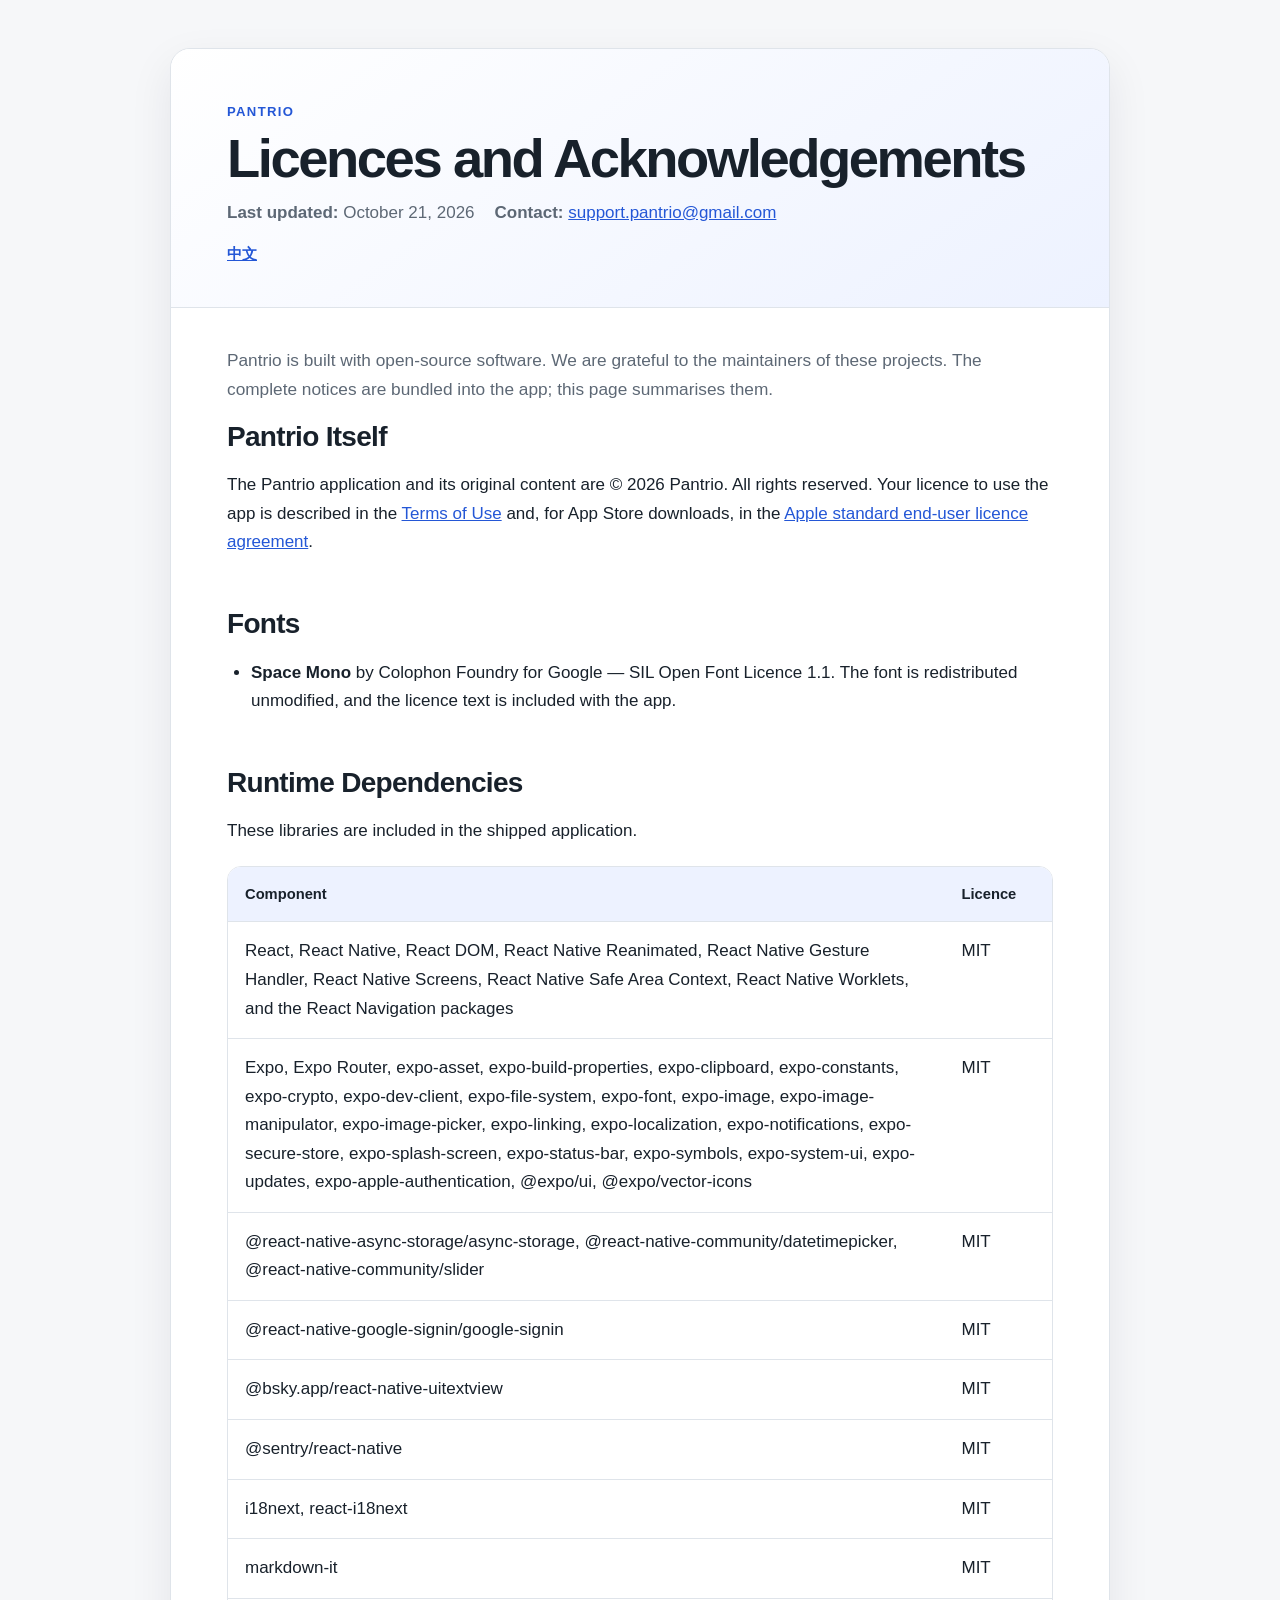
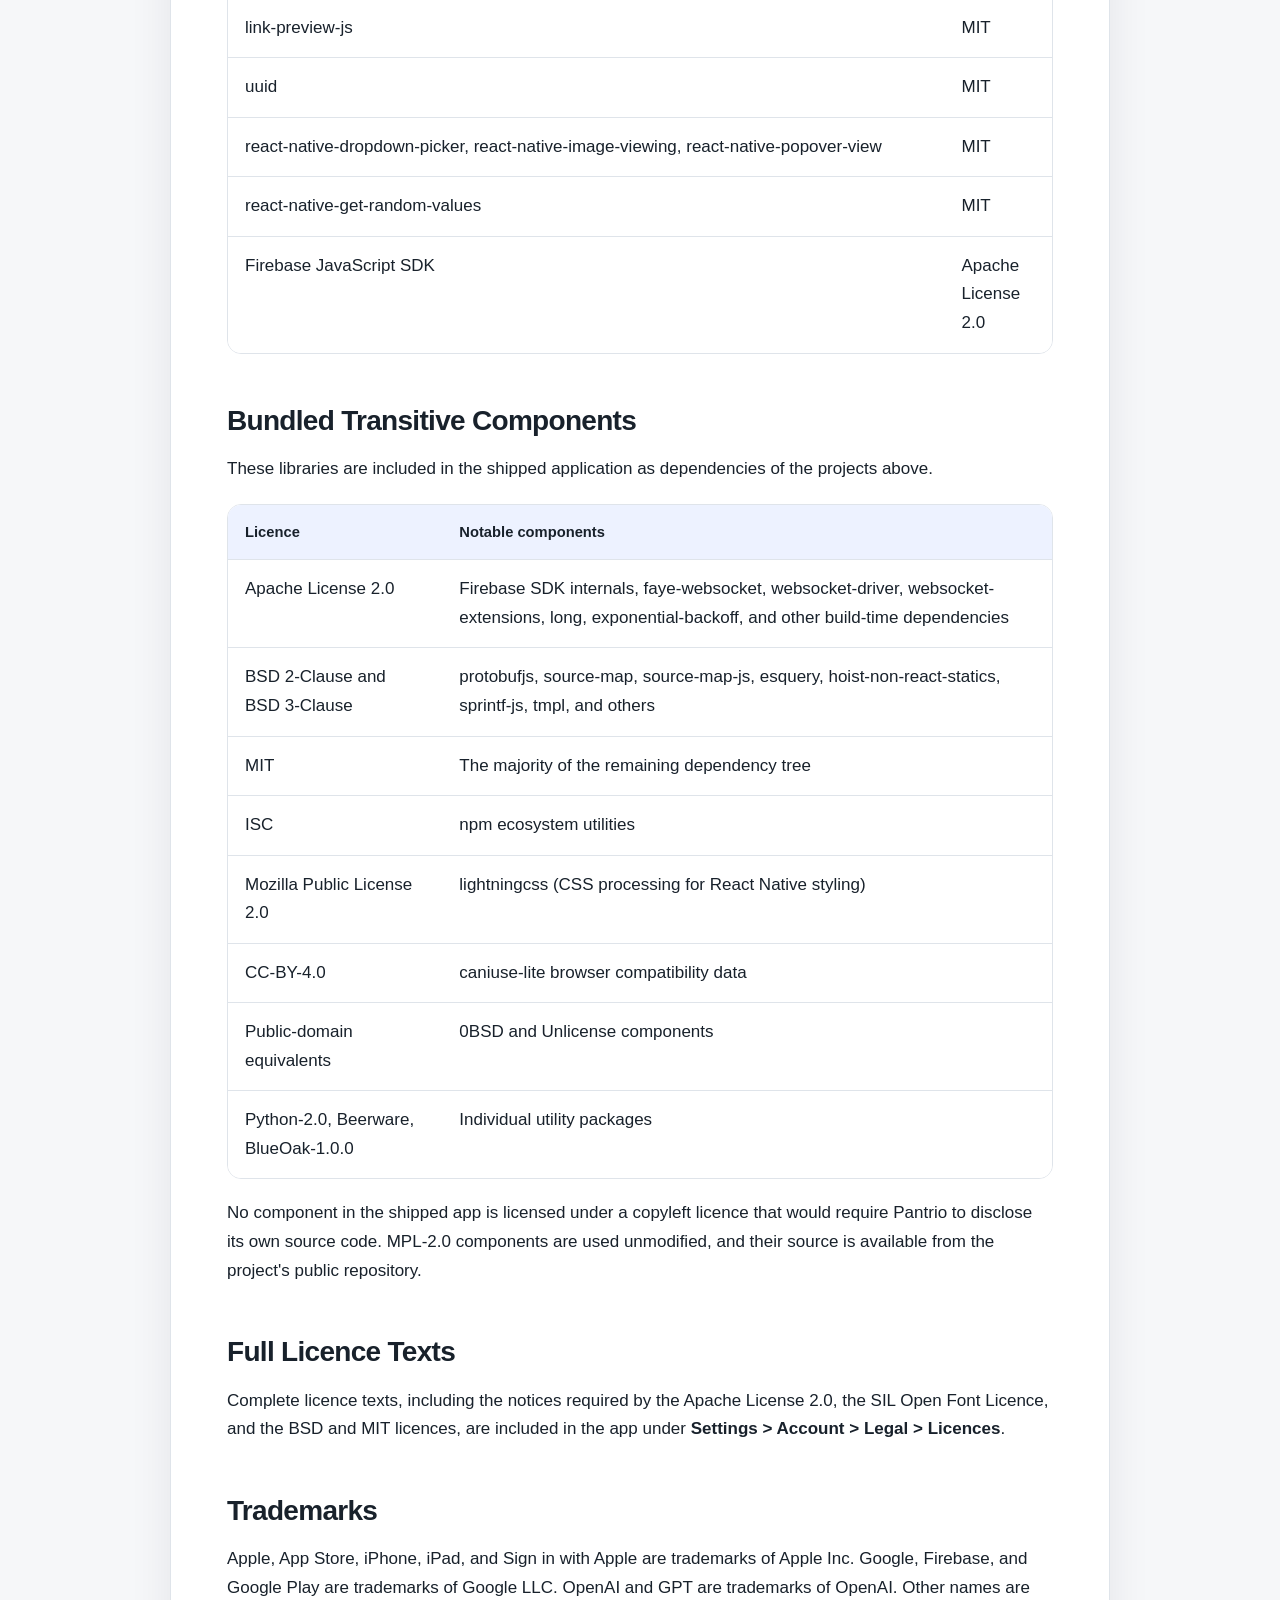
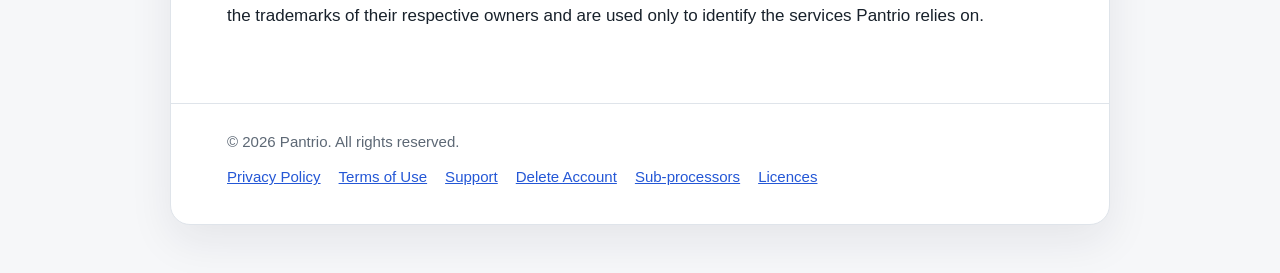
<file: licenses.html>
<!doctype html>
<html lang="en">
<head>
  <meta charset="utf-8">
  <meta name="viewport" content="width=device-width, initial-scale=1">
  <meta name="description" content="Licences and acknowledgements for the Pantrio mobile application.">
  <meta name="robots" content="index,follow">
  <title>Pantrio Licences and Acknowledgements</title>
  <link rel="stylesheet" href="legal-styles.css">
  <script src="legal-language.js"></script>
</head>
<body>
  <div class="page">
    <article class="card">
      <header>
        <p class="eyebrow">Pantrio</p>
        <h1 class="compact">Licences and Acknowledgements</h1>
        <div class="meta">
          <span><strong>Last updated:</strong> October 21, 2026</span>
          <span><strong>Contact:</strong> <a href="mailto:support.pantrio@gmail.com">support.pantrio@gmail.com</a></span>
        </div>
        <a class="language-switch" href="?lang=zh" hreflang="zh-Hans" lang="zh-Hans">中文</a>
      </header>

      <main>
        <div class="intro">
          <p>Pantrio is built with open-source software. We are grateful to the maintainers of these projects. The complete notices are bundled into the app; this page summarises them.</p>
        </div>

        <section id="app-licence">
          <h2>Pantrio Itself</h2>
          <p>The Pantrio application and its original content are © 2026 Pantrio. All rights reserved. Your licence to use the app is described in the <a href="terms-of-use.html">Terms of Use</a> and, for App Store downloads, in the <a href="https://www.apple.com/legal/internet-services/itunes/dev/stdeula/" rel="noopener noreferrer">Apple standard end-user licence agreement</a>.</p>
        </section>

        <section id="fonts">
          <h2>Fonts</h2>
          <ul>
            <li><strong>Space Mono</strong> by Colophon Foundry for Google — SIL Open Font Licence 1.1. The font is redistributed unmodified, and the licence text is included with the app.</li>
          </ul>
        </section>

        <section id="runtime">
          <h2>Runtime Dependencies</h2>
          <p>These libraries are included in the shipped application.</p>
          <div class="table-wrap" role="region" aria-label="Runtime dependency licences" tabindex="0">
            <table>
              <thead>
                <tr>
                  <th scope="col">Component</th>
                  <th scope="col">Licence</th>
                </tr>
              </thead>
              <tbody>
                <tr>
                  <td>React, React Native, React DOM, React Native Reanimated, React Native Gesture Handler, React Native Screens, React Native Safe Area Context, React Native Worklets, and the React Navigation packages</td>
                  <td>MIT</td>
                </tr>
                <tr>
                  <td>Expo, Expo Router, expo-asset, expo-build-properties, expo-clipboard, expo-constants, expo-crypto, expo-dev-client, expo-file-system, expo-font, expo-image, expo-image-manipulator, expo-image-picker, expo-linking, expo-localization, expo-notifications, expo-secure-store, expo-splash-screen, expo-status-bar, expo-symbols, expo-system-ui, expo-updates, expo-apple-authentication, @expo/ui, @expo/vector-icons</td>
                  <td>MIT</td>
                </tr>
                <tr>
                  <td>@react-native-async-storage/async-storage, @react-native-community/datetimepicker, @react-native-community/slider</td>
                  <td>MIT</td>
                </tr>
                <tr>
                  <td>@react-native-google-signin/google-signin</td>
                  <td>MIT</td>
                </tr>
                <tr>
                  <td>@bsky.app/react-native-uitextview</td>
                  <td>MIT</td>
                </tr>
                <tr>
                  <td>@sentry/react-native</td>
                  <td>MIT</td>
                </tr>
                <tr>
                  <td>i18next, react-i18next</td>
                  <td>MIT</td>
                </tr>
                <tr>
                  <td>markdown-it</td>
                  <td>MIT</td>
                </tr>
                <tr>
                  <td>link-preview-js</td>
                  <td>MIT</td>
                </tr>
                <tr>
                  <td>uuid</td>
                  <td>MIT</td>
                </tr>
                <tr>
                  <td>react-native-dropdown-picker, react-native-image-viewing, react-native-popover-view</td>
                  <td>MIT</td>
                </tr>
                <tr>
                  <td>react-native-get-random-values</td>
                  <td>MIT</td>
                </tr>
                <tr>
                  <td>Firebase JavaScript SDK</td>
                  <td>Apache License 2.0</td>
                </tr>
              </tbody>
            </table>
          </div>
        </section>

        <section id="transitive">
          <h2>Bundled Transitive Components</h2>
          <p>These libraries are included in the shipped application as dependencies of the projects above.</p>
          <div class="table-wrap" role="region" aria-label="Transitive dependency licences" tabindex="0">
            <table>
              <thead>
                <tr>
                  <th scope="col">Licence</th>
                  <th scope="col">Notable components</th>
                </tr>
              </thead>
              <tbody>
                <tr>
                  <td>Apache License 2.0</td>
                  <td>Firebase SDK internals, faye-websocket, websocket-driver, websocket-extensions, long, exponential-backoff, and other build-time dependencies</td>
                </tr>
                <tr>
                  <td>BSD 2-Clause and BSD 3-Clause</td>
                  <td>protobufjs, source-map, source-map-js, esquery, hoist-non-react-statics, sprintf-js, tmpl, and others</td>
                </tr>
                <tr>
                  <td>MIT</td>
                  <td>The majority of the remaining dependency tree</td>
                </tr>
                <tr>
                  <td>ISC</td>
                  <td>npm ecosystem utilities</td>
                </tr>
                <tr>
                  <td>Mozilla Public License 2.0</td>
                  <td>lightningcss (CSS processing for React Native styling)</td>
                </tr>
                <tr>
                  <td>CC-BY-4.0</td>
                  <td>caniuse-lite browser compatibility data</td>
                </tr>
                <tr>
                  <td>Public-domain equivalents</td>
                  <td>0BSD and Unlicense components</td>
                </tr>
                <tr>
                  <td>Python-2.0, Beerware, BlueOak-1.0.0</td>
                  <td>Individual utility packages</td>
                </tr>
              </tbody>
            </table>
          </div>
          <p>No component in the shipped app is licensed under a copyleft licence that would require Pantrio to disclose its own source code. MPL-2.0 components are used unmodified, and their source is available from the project's public repository.</p>
        </section>

        <section id="texts">
          <h2>Full Licence Texts</h2>
          <p>Complete licence texts, including the notices required by the Apache License 2.0, the SIL Open Font Licence, and the BSD and MIT licences, are included in the app under <strong>Settings &gt; Account &gt; Legal &gt; Licences</strong>.</p>
        </section>

        <section id="trademarks">
          <h2>Trademarks</h2>
          <p>Apple, App Store, iPhone, iPad, and Sign in with Apple are trademarks of Apple Inc. Google, Firebase, and Google Play are trademarks of Google LLC. OpenAI and GPT are trademarks of OpenAI. Other names are the trademarks of their respective owners and are used only to identify the services Pantrio relies on.</p>
        </section>
      </main>

      <footer>
        &copy; 2026 Pantrio. All rights reserved.
        <div class="site-links">
          <a href="index.html">Privacy Policy</a>
          <a href="terms-of-use.html">Terms of Use</a>
          <a href="support.html">Support</a>
          <a href="delete-account.html">Delete Account</a>
          <a href="subprocessors.html">Sub-processors</a>
          <a href="licenses.html">Licences</a>
        </div>
      </footer>
    </article>
  </div>
</body>
</html>
</file>
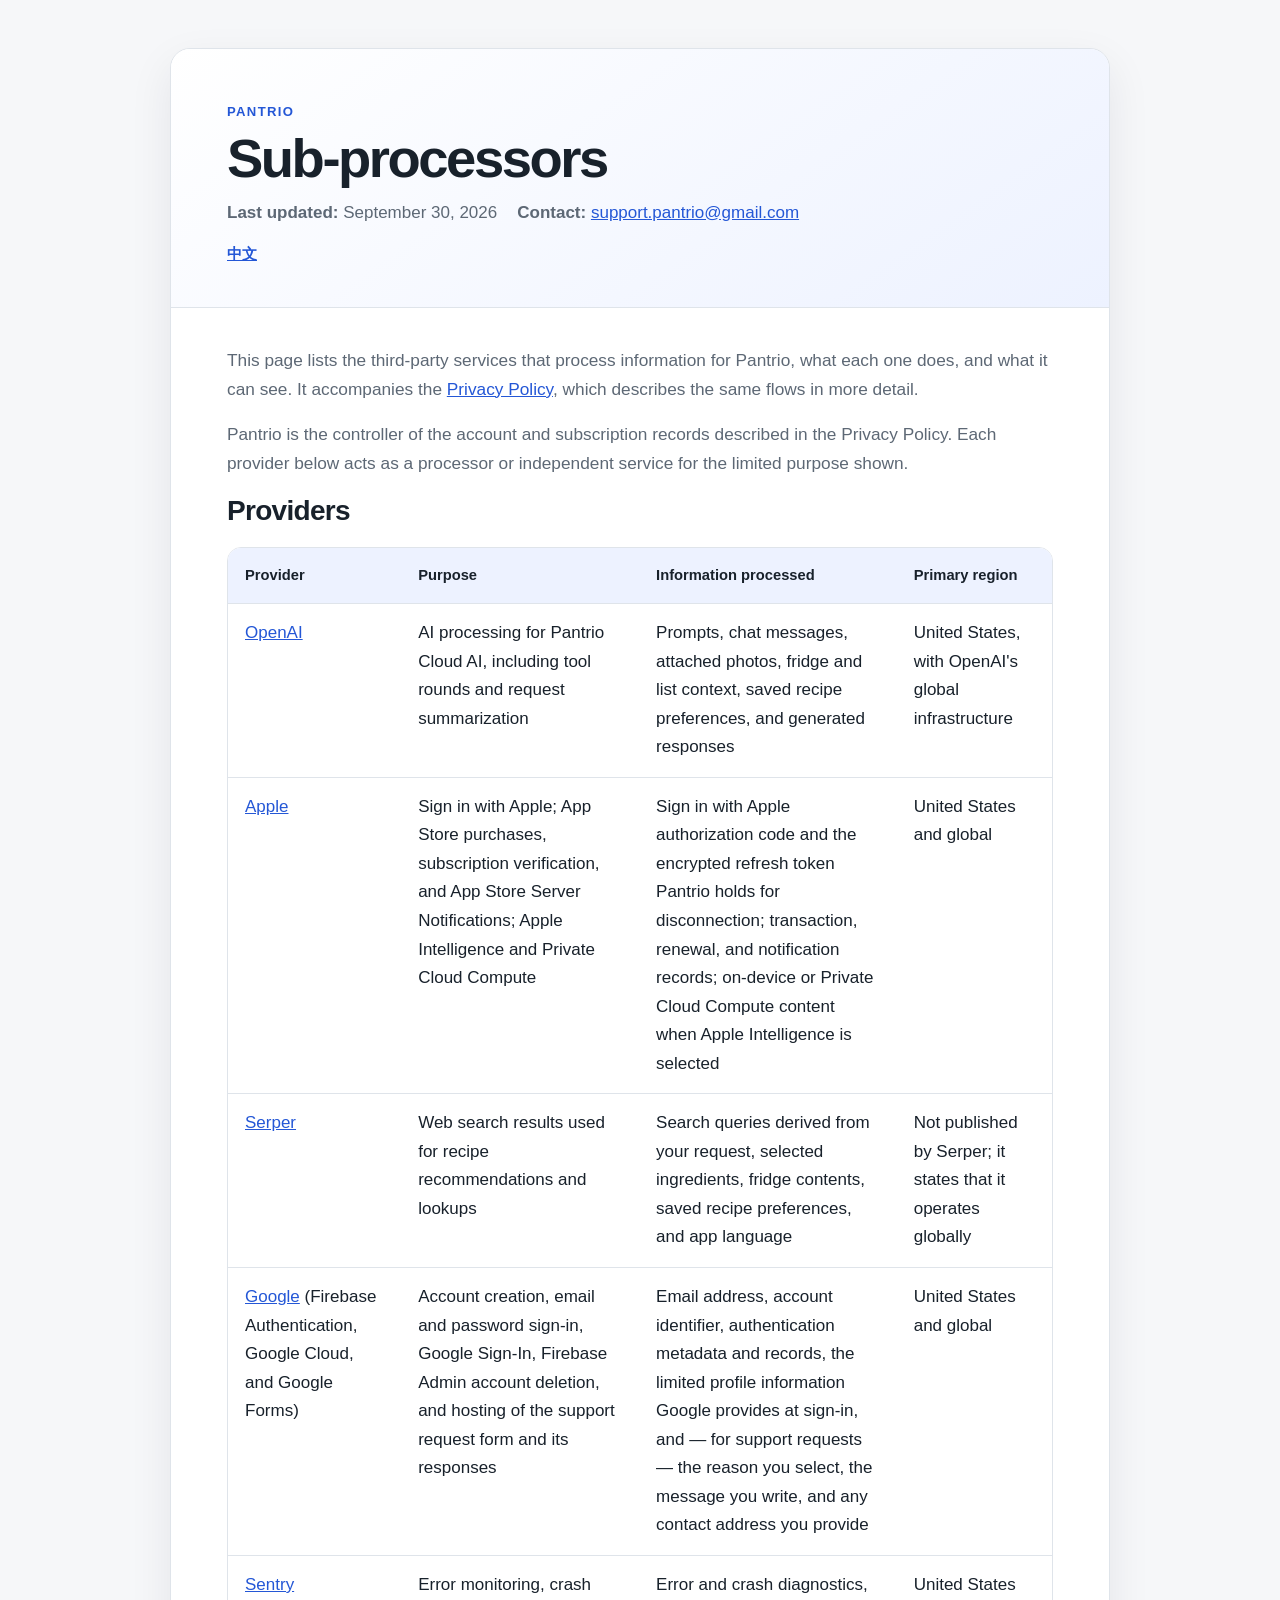
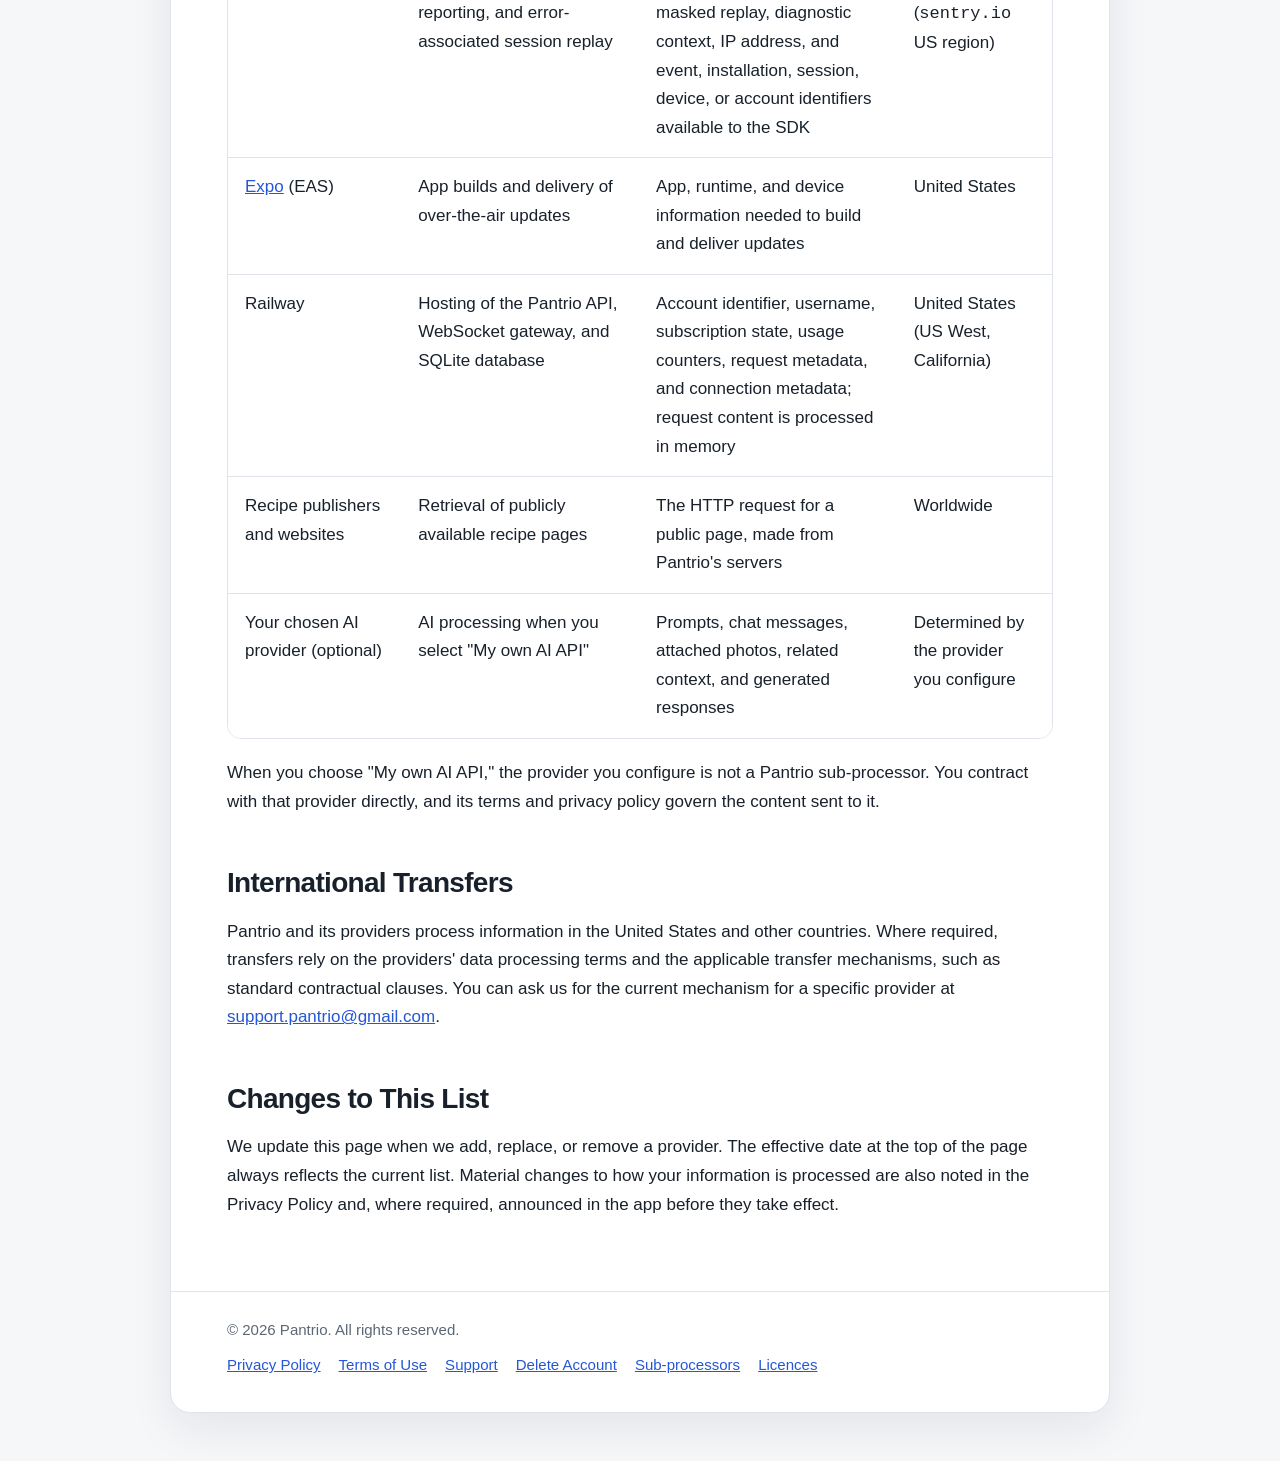
<file: subprocessors.html>
<!doctype html>
<html lang="en">
<head>
  <meta charset="utf-8">
  <meta name="viewport" content="width=device-width, initial-scale=1">
  <meta name="description" content="Third-party service providers and sub-processors used by the Pantrio mobile application.">
  <meta name="robots" content="index,follow">
  <title>Pantrio Sub-processors</title>
  <link rel="stylesheet" href="legal-styles.css">
  <script src="legal-language.js"></script>
</head>
<body>
  <div class="page">
    <article class="card">
      <header>
        <p class="eyebrow">Pantrio</p>
        <h1 class="compact">Sub-processors</h1>
        <div class="meta">
          <span><strong>Last updated:</strong> September 30, 2026</span>
          <span><strong>Contact:</strong> <a href="mailto:support.pantrio@gmail.com">support.pantrio@gmail.com</a></span>
        </div>
        <a class="language-switch" href="?lang=zh" hreflang="zh-Hans" lang="zh-Hans">中文</a>
      </header>

      <main>
        <div class="intro">
          <p>This page lists the third-party services that process information for Pantrio, what each one does, and what it can see. It accompanies the <a href="index.html">Privacy Policy</a>, which describes the same flows in more detail.</p>
          <p>Pantrio is the controller of the account and subscription records described in the Privacy Policy. Each provider below acts as a processor or independent service for the limited purpose shown.</p>
        </div>

        <section id="providers">
          <h2>Providers</h2>
          <div class="table-wrap" role="region" aria-label="Sub-processors" tabindex="0">
            <table>
              <thead>
                <tr>
                  <th scope="col">Provider</th>
                  <th scope="col">Purpose</th>
                  <th scope="col">Information processed</th>
                  <th scope="col">Primary region</th>
                </tr>
              </thead>
              <tbody>
                <tr>
                  <td><a href="https://openai.com/policies/privacy-policy/" rel="noopener noreferrer">OpenAI</a></td>
                  <td>AI processing for Pantrio Cloud AI, including tool rounds and request summarization</td>
                  <td>Prompts, chat messages, attached photos, fridge and list context, saved recipe preferences, and generated responses</td>
                  <td>United States, with OpenAI's global infrastructure</td>
                </tr>
                <tr>
                  <td><a href="https://www.apple.com/legal/privacy/" rel="noopener noreferrer">Apple</a></td>
                  <td>Sign in with Apple; App Store purchases, subscription verification, and App Store Server Notifications; Apple Intelligence and Private Cloud Compute</td>
                  <td>Sign in with Apple authorization code and the encrypted refresh token Pantrio holds for disconnection; transaction, renewal, and notification records; on-device or Private Cloud Compute content when Apple Intelligence is selected</td>
                  <td>United States and global</td>
                </tr>
                <tr>
                  <td><a href="https://serper.dev/privacy" rel="noopener noreferrer">Serper</a></td>
                  <td>Web search results used for recipe recommendations and lookups</td>
                  <td>Search queries derived from your request, selected ingredients, fridge contents, saved recipe preferences, and app language</td>
                  <td>Not published by Serper; it states that it operates globally</td>
                </tr>
                <tr>
                  <td><a href="https://firebase.google.com/support/privacy" rel="noopener noreferrer">Google</a> (Firebase Authentication, Google Cloud, and Google Forms)</td>
                  <td>Account creation, email and password sign-in, Google Sign-In, Firebase Admin account deletion, and hosting of the support request form and its responses</td>
                  <td>Email address, account identifier, authentication metadata and records, the limited profile information Google provides at sign-in, and — for support requests — the reason you select, the message you write, and any contact address you provide</td>
                  <td>United States and global</td>
                </tr>
                <tr>
                  <td><a href="https://sentry.io/privacy/" rel="noopener noreferrer">Sentry</a></td>
                  <td>Error monitoring, crash reporting, and error-associated session replay</td>
                  <td>Error and crash diagnostics, masked replay, diagnostic context, IP address, and event, installation, session, device, or account identifiers available to the SDK</td>
                  <td>United States (<code>sentry.io</code> US region)</td>
                </tr>
                <tr>
                  <td><a href="https://expo.dev/privacy" rel="noopener noreferrer">Expo</a> (EAS)</td>
                  <td>App builds and delivery of over-the-air updates</td>
                  <td>App, runtime, and device information needed to build and deliver updates</td>
                  <td>United States</td>
                </tr>
                <tr>
                  <td>Railway</td>
                  <td>Hosting of the Pantrio API, WebSocket gateway, and SQLite database</td>
                  <td>Account identifier, username, subscription state, usage counters, request metadata, and connection metadata; request content is processed in memory</td>
                  <td>United States (US West, California)</td>
                </tr>
                <tr>
                  <td>Recipe publishers and websites</td>
                  <td>Retrieval of publicly available recipe pages</td>
                  <td>The HTTP request for a public page, made from Pantrio's servers</td>
                  <td>Worldwide</td>
                </tr>
                <tr>
                  <td>Your chosen AI provider (optional)</td>
                  <td>AI processing when you select "My own AI API"</td>
                  <td>Prompts, chat messages, attached photos, related context, and generated responses</td>
                  <td>Determined by the provider you configure</td>
                </tr>
              </tbody>
            </table>
          </div>
          <p>When you choose "My own AI API," the provider you configure is not a Pantrio sub-processor. You contract with that provider directly, and its terms and privacy policy govern the content sent to it.</p>
        </section>

        <section id="transfers">
          <h2>International Transfers</h2>
          <p>Pantrio and its providers process information in the United States and other countries. Where required, transfers rely on the providers' data processing terms and the applicable transfer mechanisms, such as standard contractual clauses. You can ask us for the current mechanism for a specific provider at <a href="mailto:support.pantrio@gmail.com">support.pantrio@gmail.com</a>.</p>
        </section>

        <section id="changes">
          <h2>Changes to This List</h2>
          <p>We update this page when we add, replace, or remove a provider. The effective date at the top of the page always reflects the current list. Material changes to how your information is processed are also noted in the Privacy Policy and, where required, announced in the app before they take effect.</p>
        </section>
      </main>

      <footer>
        &copy; 2026 Pantrio. All rights reserved.
        <div class="site-links">
          <a href="index.html">Privacy Policy</a>
          <a href="terms-of-use.html">Terms of Use</a>
          <a href="support.html">Support</a>
          <a href="delete-account.html">Delete Account</a>
          <a href="subprocessors.html">Sub-processors</a>
          <a href="licenses.html">Licences</a>
        </div>
      </footer>
    </article>
  </div>
</body>
</html>
</file>
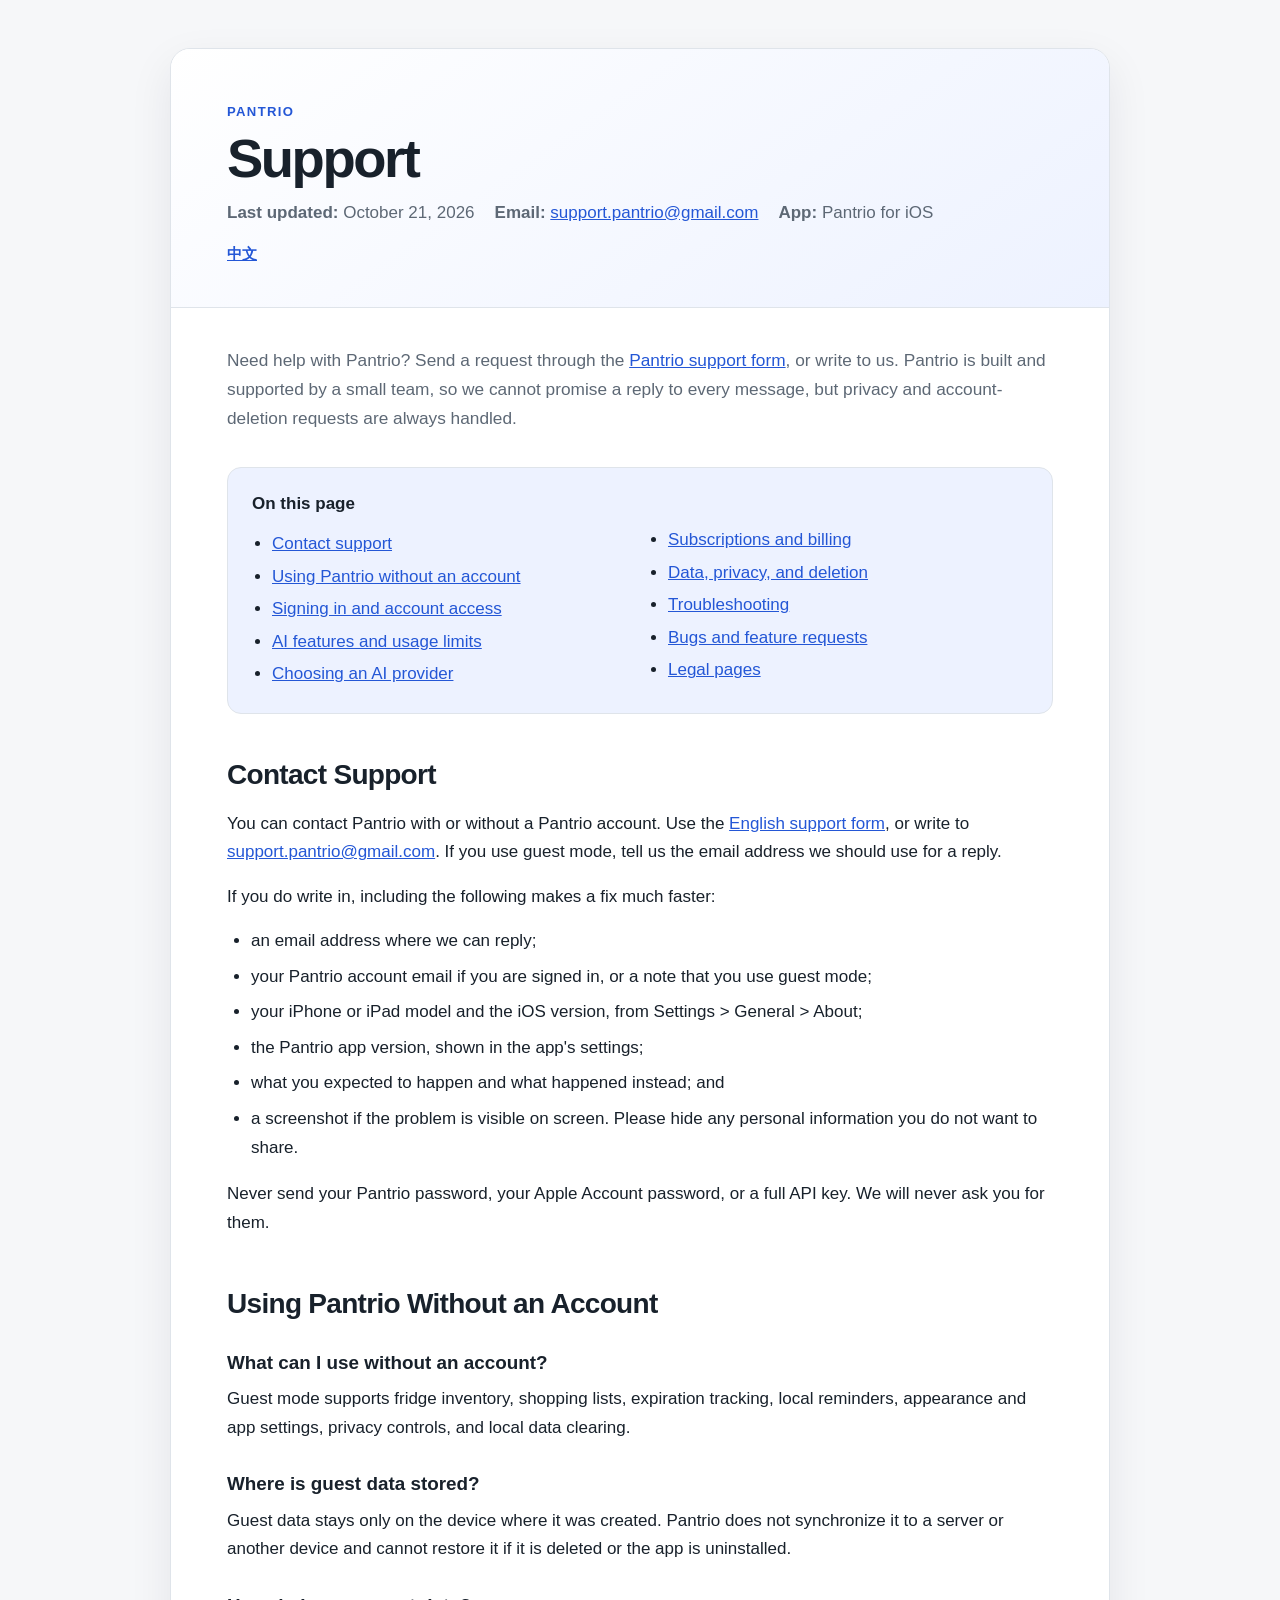
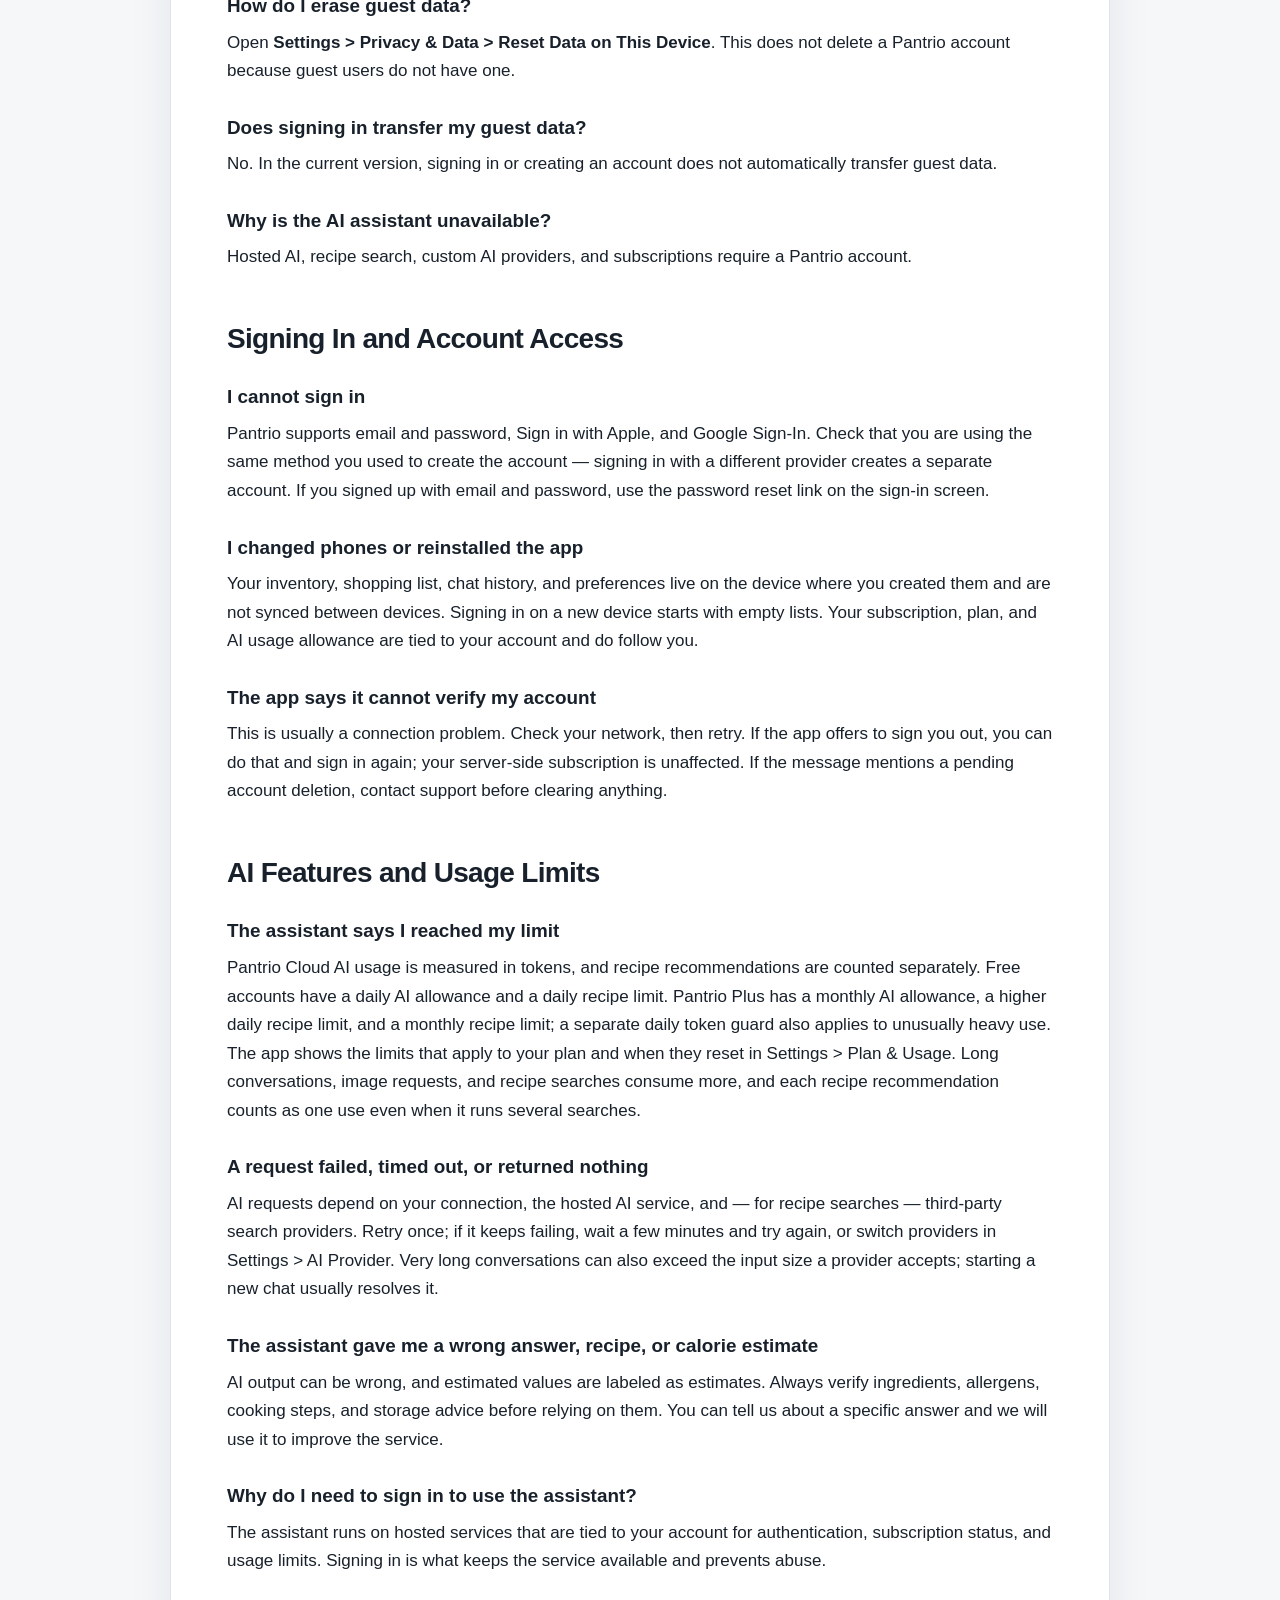
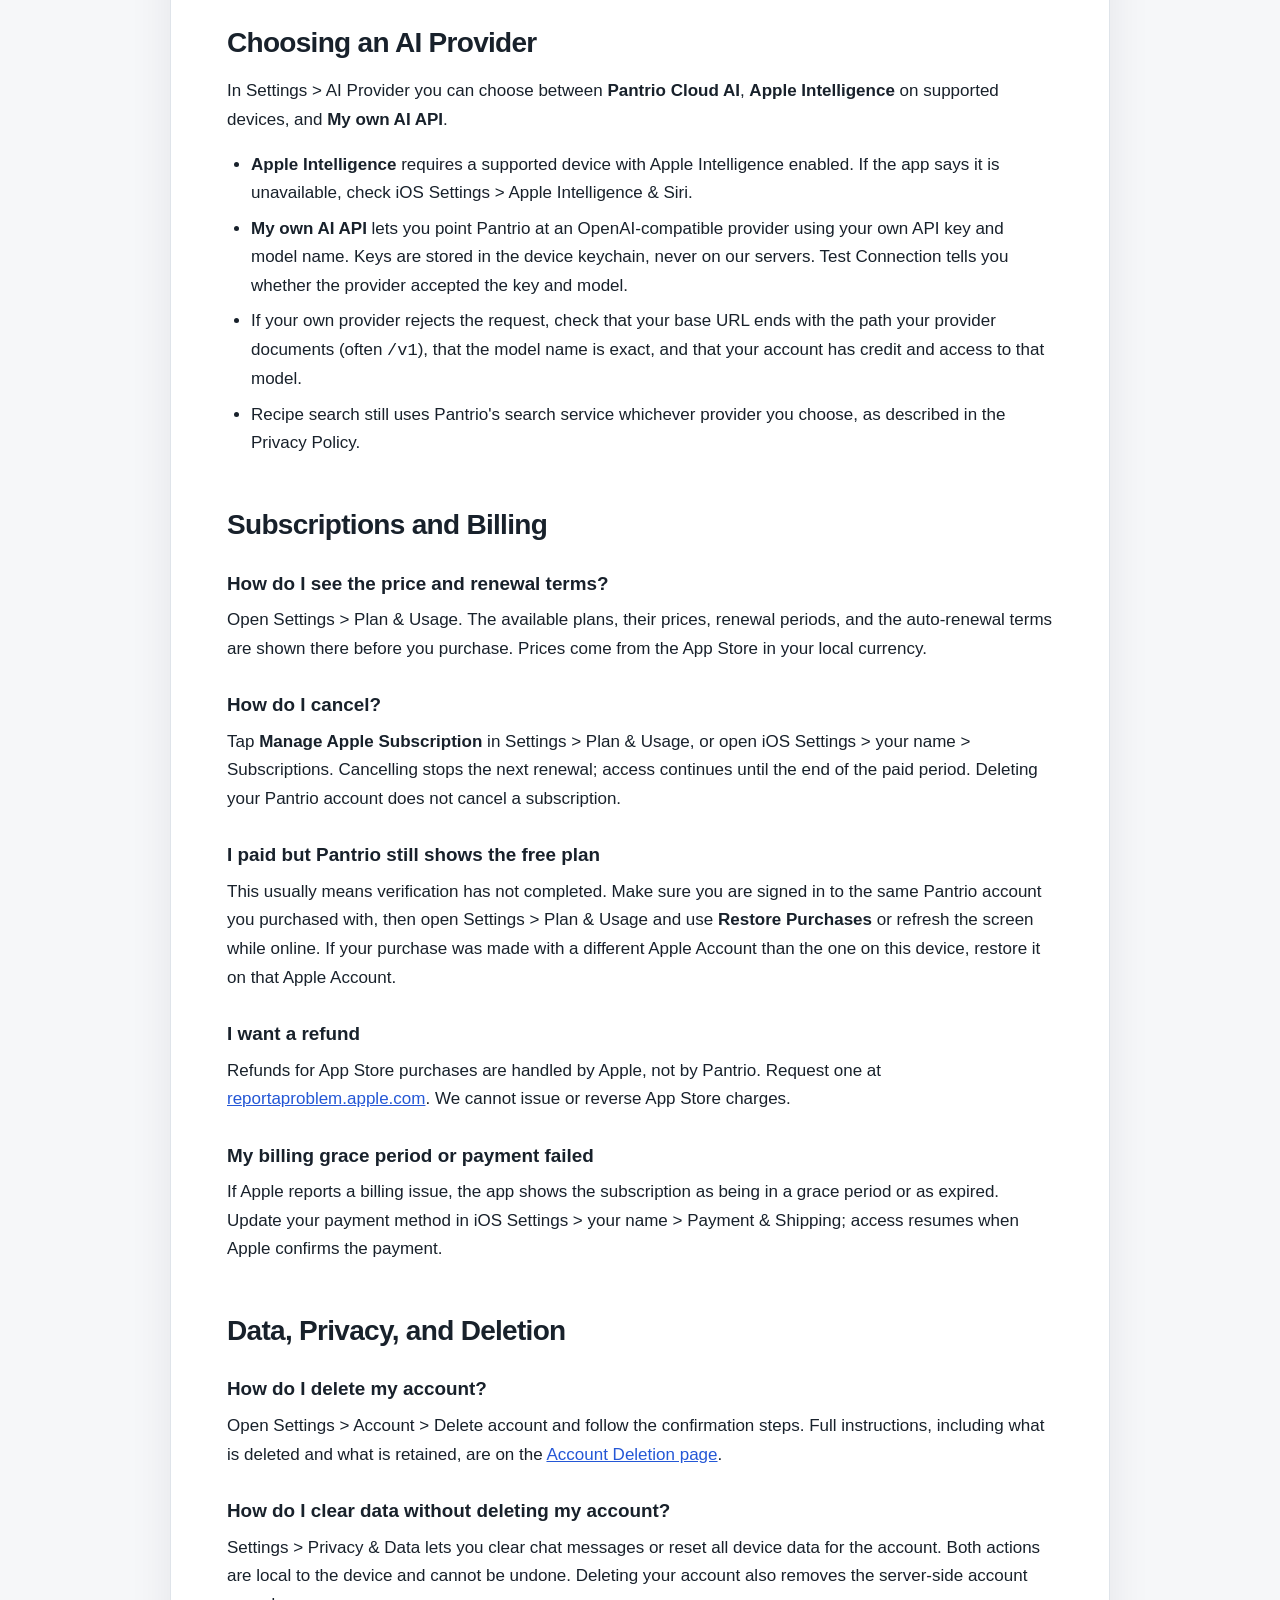
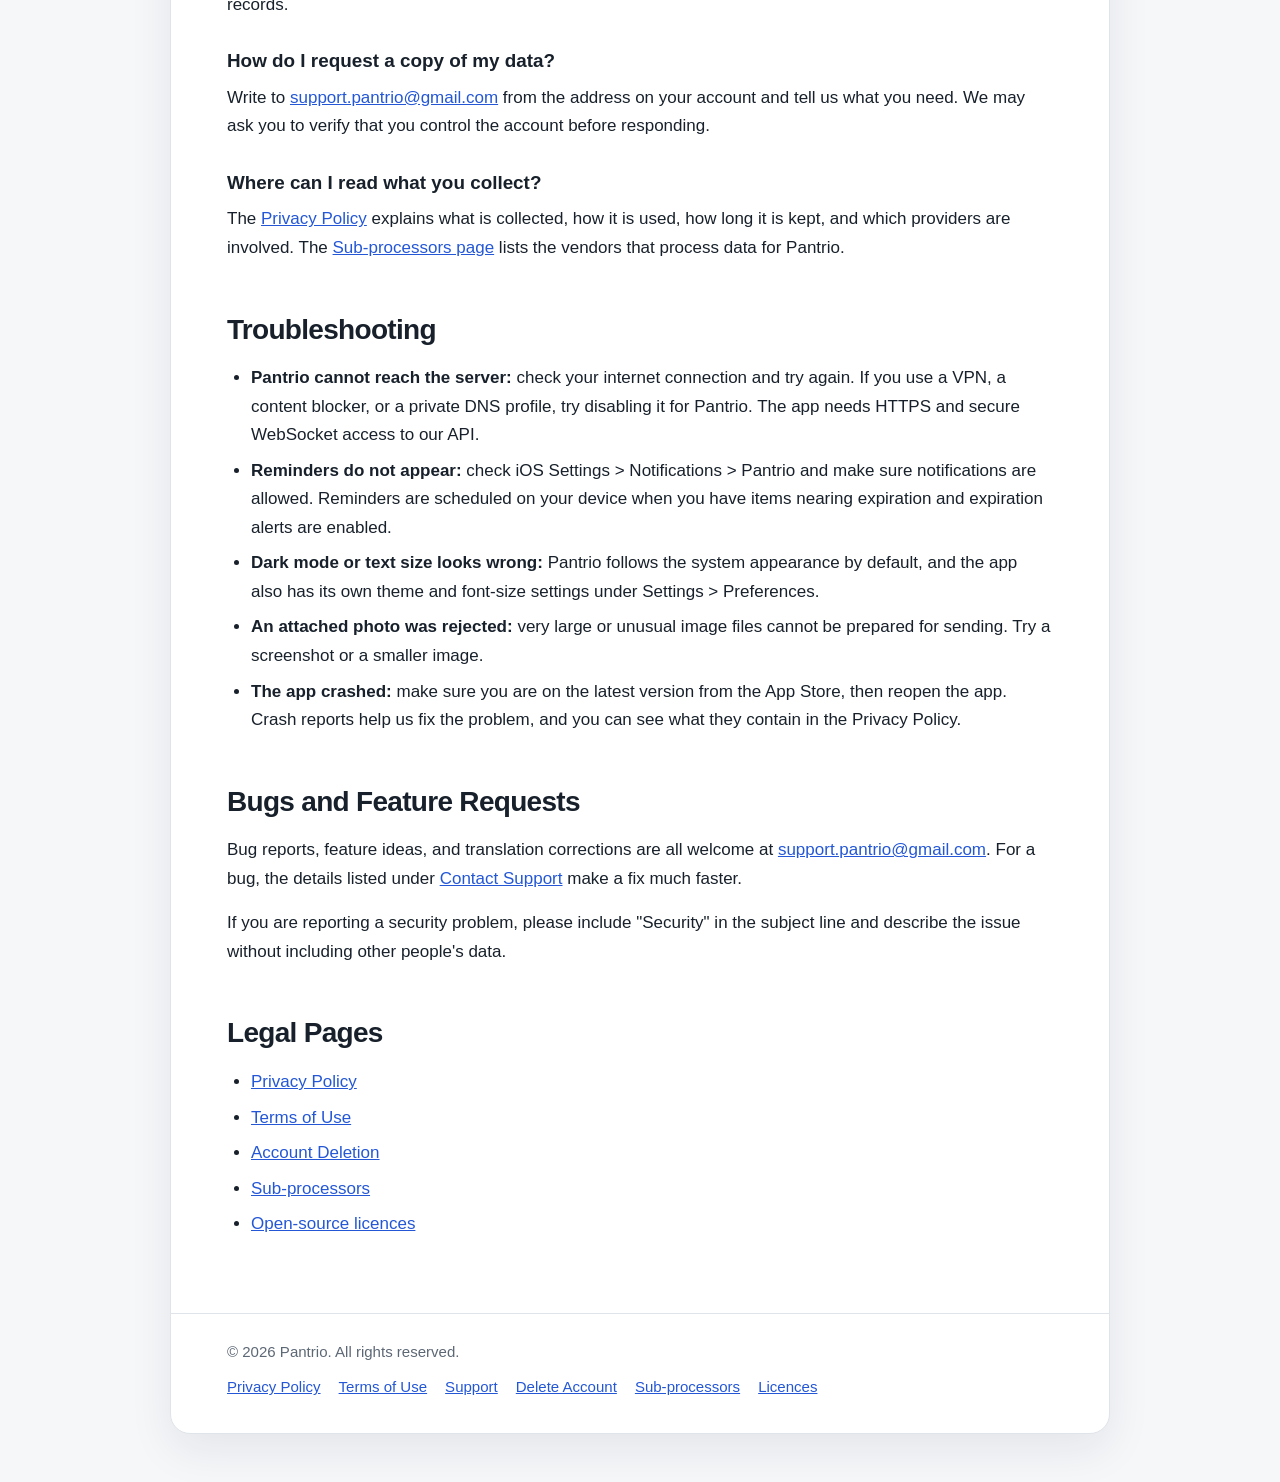
<file: support.html>
<!doctype html>
<html lang="en">
<head>
  <meta charset="utf-8">
  <meta name="viewport" content="width=device-width, initial-scale=1">
  <meta name="description" content="Support and contact information for the Pantrio mobile application.">
  <meta name="robots" content="index,follow">
  <title>Pantrio Support</title>
  <link rel="stylesheet" href="legal-styles.css">
  <script src="legal-language.js"></script>
</head>
<body>
  <div class="page">
    <article class="card">
      <header>
        <p class="eyebrow">Pantrio</p>
        <h1 class="compact">Support</h1>
        <div class="meta">
          <span><strong>Last updated:</strong> October 21, 2026</span>
          <span><strong>Email:</strong> <a href="mailto:support.pantrio@gmail.com">support.pantrio@gmail.com</a></span>
          <span><strong>App:</strong> Pantrio for iOS</span>
        </div>
        <a class="language-switch" href="?lang=zh" hreflang="zh-Hans" lang="zh-Hans">中文</a>
      </header>

      <main>
        <div class="intro">
          <p>Need help with Pantrio? Send a request through the <a href="https://forms.gle/xDLW9tmBQ8Z3YEzNA" rel="noopener noreferrer">Pantrio support form</a>, or write to us. Pantrio is built and supported by a small team, so we cannot promise a reply to every message, but privacy and account-deletion requests are always handled.</p>
        </div>

        <nav aria-label="Support page contents">
          <strong>On this page</strong>
          <ul>
            <li><a href="#contact">Contact support</a></li>
            <li><a href="#guest-support">Using Pantrio without an account</a></li>
            <li><a href="#account">Signing in and account access</a></li>
            <li><a href="#ai">AI features and usage limits</a></li>
            <li><a href="#providers">Choosing an AI provider</a></li>
            <li><a href="#billing">Subscriptions and billing</a></li>
            <li><a href="#data">Data, privacy, and deletion</a></li>
            <li><a href="#troubleshooting">Troubleshooting</a></li>
            <li><a href="#feedback">Bugs and feature requests</a></li>
            <li><a href="#legal">Legal pages</a></li>
          </ul>
        </nav>

        <section id="contact">
          <h2>Contact Support</h2>
          <p>You can contact Pantrio with or without a Pantrio account. Use the <a href="https://forms.gle/xDLW9tmBQ8Z3YEzNA" rel="noopener noreferrer">English support form</a>, or write to <a href="mailto:support.pantrio@gmail.com">support.pantrio@gmail.com</a>. If you use guest mode, tell us the email address we should use for a reply.</p>
          <p>If you do write in, including the following makes a fix much faster:</p>
          <ul>
            <li>an email address where we can reply;</li>
            <li>your Pantrio account email if you are signed in, or a note that you use guest mode;</li>
            <li>your iPhone or iPad model and the iOS version, from Settings &gt; General &gt; About;</li>
            <li>the Pantrio app version, shown in the app's settings;</li>
            <li>what you expected to happen and what happened instead; and</li>
            <li>a screenshot if the problem is visible on screen. Please hide any personal information you do not want to share.</li>
          </ul>
          <p>Never send your Pantrio password, your Apple Account password, or a full API key. We will never ask you for them.</p>
        </section>

        <section id="guest-support">
          <h2>Using Pantrio Without an Account</h2>
          <div class="faq">
            <h3>What can I use without an account?</h3>
            <p>Guest mode supports fridge inventory, shopping lists, expiration tracking, local reminders, appearance and app settings, privacy controls, and local data clearing.</p>

            <h3>Where is guest data stored?</h3>
            <p>Guest data stays only on the device where it was created. Pantrio does not synchronize it to a server or another device and cannot restore it if it is deleted or the app is uninstalled.</p>

            <h3>How do I erase guest data?</h3>
            <p>Open <strong>Settings &gt; Privacy &amp; Data &gt; Reset Data on This Device</strong>. This does not delete a Pantrio account because guest users do not have one.</p>

            <h3>Does signing in transfer my guest data?</h3>
            <p>No. In the current version, signing in or creating an account does not automatically transfer guest data.</p>

            <h3>Why is the AI assistant unavailable?</h3>
            <p>Hosted AI, recipe search, custom AI providers, and subscriptions require a Pantrio account.</p>
          </div>
        </section>

        <section id="account">
          <h2>Signing In and Account Access</h2>
          <div class="faq">
            <h3>I cannot sign in</h3>
            <p>Pantrio supports email and password, Sign in with Apple, and Google Sign-In. Check that you are using the same method you used to create the account — signing in with a different provider creates a separate account. If you signed up with email and password, use the password reset link on the sign-in screen.</p>

            <h3>I changed phones or reinstalled the app</h3>
            <p>Your inventory, shopping list, chat history, and preferences live on the device where you created them and are not synced between devices. Signing in on a new device starts with empty lists. Your subscription, plan, and AI usage allowance are tied to your account and do follow you.</p>

            <h3>The app says it cannot verify my account</h3>
            <p>This is usually a connection problem. Check your network, then retry. If the app offers to sign you out, you can do that and sign in again; your server-side subscription is unaffected. If the message mentions a pending account deletion, contact support before clearing anything.</p>
          </div>
        </section>

        <section id="ai">
          <h2>AI Features and Usage Limits</h2>
          <div class="faq">
            <h3>The assistant says I reached my limit</h3>
            <p>Pantrio Cloud AI usage is measured in tokens, and recipe recommendations are counted separately. Free accounts have a daily AI allowance and a daily recipe limit. Pantrio Plus has a monthly AI allowance, a higher daily recipe limit, and a monthly recipe limit; a separate daily token guard also applies to unusually heavy use. The app shows the limits that apply to your plan and when they reset in Settings &gt; Plan &amp; Usage. Long conversations, image requests, and recipe searches consume more, and each recipe recommendation counts as one use even when it runs several searches.</p>

            <h3>A request failed, timed out, or returned nothing</h3>
            <p>AI requests depend on your connection, the hosted AI service, and — for recipe searches — third-party search providers. Retry once; if it keeps failing, wait a few minutes and try again, or switch providers in Settings &gt; AI Provider. Very long conversations can also exceed the input size a provider accepts; starting a new chat usually resolves it.</p>

            <h3>The assistant gave me a wrong answer, recipe, or calorie estimate</h3>
            <p>AI output can be wrong, and estimated values are labeled as estimates. Always verify ingredients, allergens, cooking steps, and storage advice before relying on them. You can tell us about a specific answer and we will use it to improve the service.</p>

            <h3>Why do I need to sign in to use the assistant?</h3>
            <p>The assistant runs on hosted services that are tied to your account for authentication, subscription status, and usage limits. Signing in is what keeps the service available and prevents abuse.</p>
          </div>
        </section>

        <section id="providers">
          <h2>Choosing an AI Provider</h2>
          <p>In Settings &gt; AI Provider you can choose between <strong>Pantrio Cloud AI</strong>, <strong>Apple Intelligence</strong> on supported devices, and <strong>My own AI API</strong>.</p>
          <ul>
            <li><strong>Apple Intelligence</strong> requires a supported device with Apple Intelligence enabled. If the app says it is unavailable, check iOS Settings &gt; Apple Intelligence &amp; Siri.</li>
            <li><strong>My own AI API</strong> lets you point Pantrio at an OpenAI-compatible provider using your own API key and model name. Keys are stored in the device keychain, never on our servers. Test Connection tells you whether the provider accepted the key and model.</li>
            <li>If your own provider rejects the request, check that your base URL ends with the path your provider documents (often <code>/v1</code>), that the model name is exact, and that your account has credit and access to that model.</li>
            <li>Recipe search still uses Pantrio's search service whichever provider you choose, as described in the Privacy Policy.</li>
          </ul>
        </section>

        <section id="billing">
          <h2>Subscriptions and Billing</h2>
          <div class="faq">
            <h3>How do I see the price and renewal terms?</h3>
            <p>Open Settings &gt; Plan &amp; Usage. The available plans, their prices, renewal periods, and the auto-renewal terms are shown there before you purchase. Prices come from the App Store in your local currency.</p>

            <h3>How do I cancel?</h3>
            <p>Tap <strong>Manage Apple Subscription</strong> in Settings &gt; Plan &amp; Usage, or open iOS Settings &gt; your name &gt; Subscriptions. Cancelling stops the next renewal; access continues until the end of the paid period. Deleting your Pantrio account does not cancel a subscription.</p>

            <h3>I paid but Pantrio still shows the free plan</h3>
            <p>This usually means verification has not completed. Make sure you are signed in to the same Pantrio account you purchased with, then open Settings &gt; Plan &amp; Usage and use <strong>Restore Purchases</strong> or refresh the screen while online. If your purchase was made with a different Apple Account than the one on this device, restore it on that Apple Account.</p>

            <h3>I want a refund</h3>
            <p>Refunds for App Store purchases are handled by Apple, not by Pantrio. Request one at <a href="https://reportaproblem.apple.com/" rel="noopener noreferrer">reportaproblem.apple.com</a>. We cannot issue or reverse App Store charges.</p>

            <h3>My billing grace period or payment failed</h3>
            <p>If Apple reports a billing issue, the app shows the subscription as being in a grace period or as expired. Update your payment method in iOS Settings &gt; your name &gt; Payment &amp; Shipping; access resumes when Apple confirms the payment.</p>
          </div>
        </section>

        <section id="data">
          <h2>Data, Privacy, and Deletion</h2>
          <div class="faq">
            <h3>How do I delete my account?</h3>
            <p>Open Settings &gt; Account &gt; Delete account and follow the confirmation steps. Full instructions, including what is deleted and what is retained, are on the <a href="delete-account.html">Account Deletion page</a>.</p>

            <h3>How do I clear data without deleting my account?</h3>
            <p>Settings &gt; Privacy &amp; Data lets you clear chat messages or reset all device data for the account. Both actions are local to the device and cannot be undone. Deleting your account also removes the server-side account records.</p>

            <h3>How do I request a copy of my data?</h3>
            <p>Write to <a href="mailto:support.pantrio@gmail.com">support.pantrio@gmail.com</a> from the address on your account and tell us what you need. We may ask you to verify that you control the account before responding.</p>

            <h3>Where can I read what you collect?</h3>
            <p>The <a href="index.html">Privacy Policy</a> explains what is collected, how it is used, how long it is kept, and which providers are involved. The <a href="subprocessors.html">Sub-processors page</a> lists the vendors that process data for Pantrio.</p>
          </div>
        </section>

        <section id="troubleshooting">
          <h2>Troubleshooting</h2>
          <ul>
            <li><strong>Pantrio cannot reach the server:</strong> check your internet connection and try again. If you use a VPN, a content blocker, or a private DNS profile, try disabling it for Pantrio. The app needs HTTPS and secure WebSocket access to our API.</li>
            <li><strong>Reminders do not appear:</strong> check iOS Settings &gt; Notifications &gt; Pantrio and make sure notifications are allowed. Reminders are scheduled on your device when you have items nearing expiration and expiration alerts are enabled.</li>
            <li><strong>Dark mode or text size looks wrong:</strong> Pantrio follows the system appearance by default, and the app also has its own theme and font-size settings under Settings &gt; Preferences.</li>
            <li><strong>An attached photo was rejected:</strong> very large or unusual image files cannot be prepared for sending. Try a screenshot or a smaller image.</li>
            <li><strong>The app crashed:</strong> make sure you are on the latest version from the App Store, then reopen the app. Crash reports help us fix the problem, and you can see what they contain in the Privacy Policy.</li>
          </ul>
        </section>

        <section id="feedback">
          <h2>Bugs and Feature Requests</h2>
          <p>Bug reports, feature ideas, and translation corrections are all welcome at <a href="mailto:support.pantrio@gmail.com">support.pantrio@gmail.com</a>. For a bug, the details listed under <a href="#contact">Contact Support</a> make a fix much faster.</p>
          <p>If you are reporting a security problem, please include "Security" in the subject line and describe the issue without including other people's data.</p>
        </section>

        <section id="legal">
          <h2>Legal Pages</h2>
          <ul>
            <li><a href="index.html">Privacy Policy</a></li>
            <li><a href="terms-of-use.html">Terms of Use</a></li>
            <li><a href="delete-account.html">Account Deletion</a></li>
            <li><a href="subprocessors.html">Sub-processors</a></li>
            <li><a href="licenses.html">Open-source licences</a></li>
          </ul>
        </section>
      </main>

      <footer>
        &copy; 2026 Pantrio. All rights reserved.
        <div class="site-links">
          <a href="index.html">Privacy Policy</a>
          <a href="terms-of-use.html">Terms of Use</a>
          <a href="support.html">Support</a>
          <a href="delete-account.html">Delete Account</a>
          <a href="subprocessors.html">Sub-processors</a>
          <a href="licenses.html">Licences</a>
        </div>
      </footer>
    </article>
  </div>
</body>
</html>
</file>
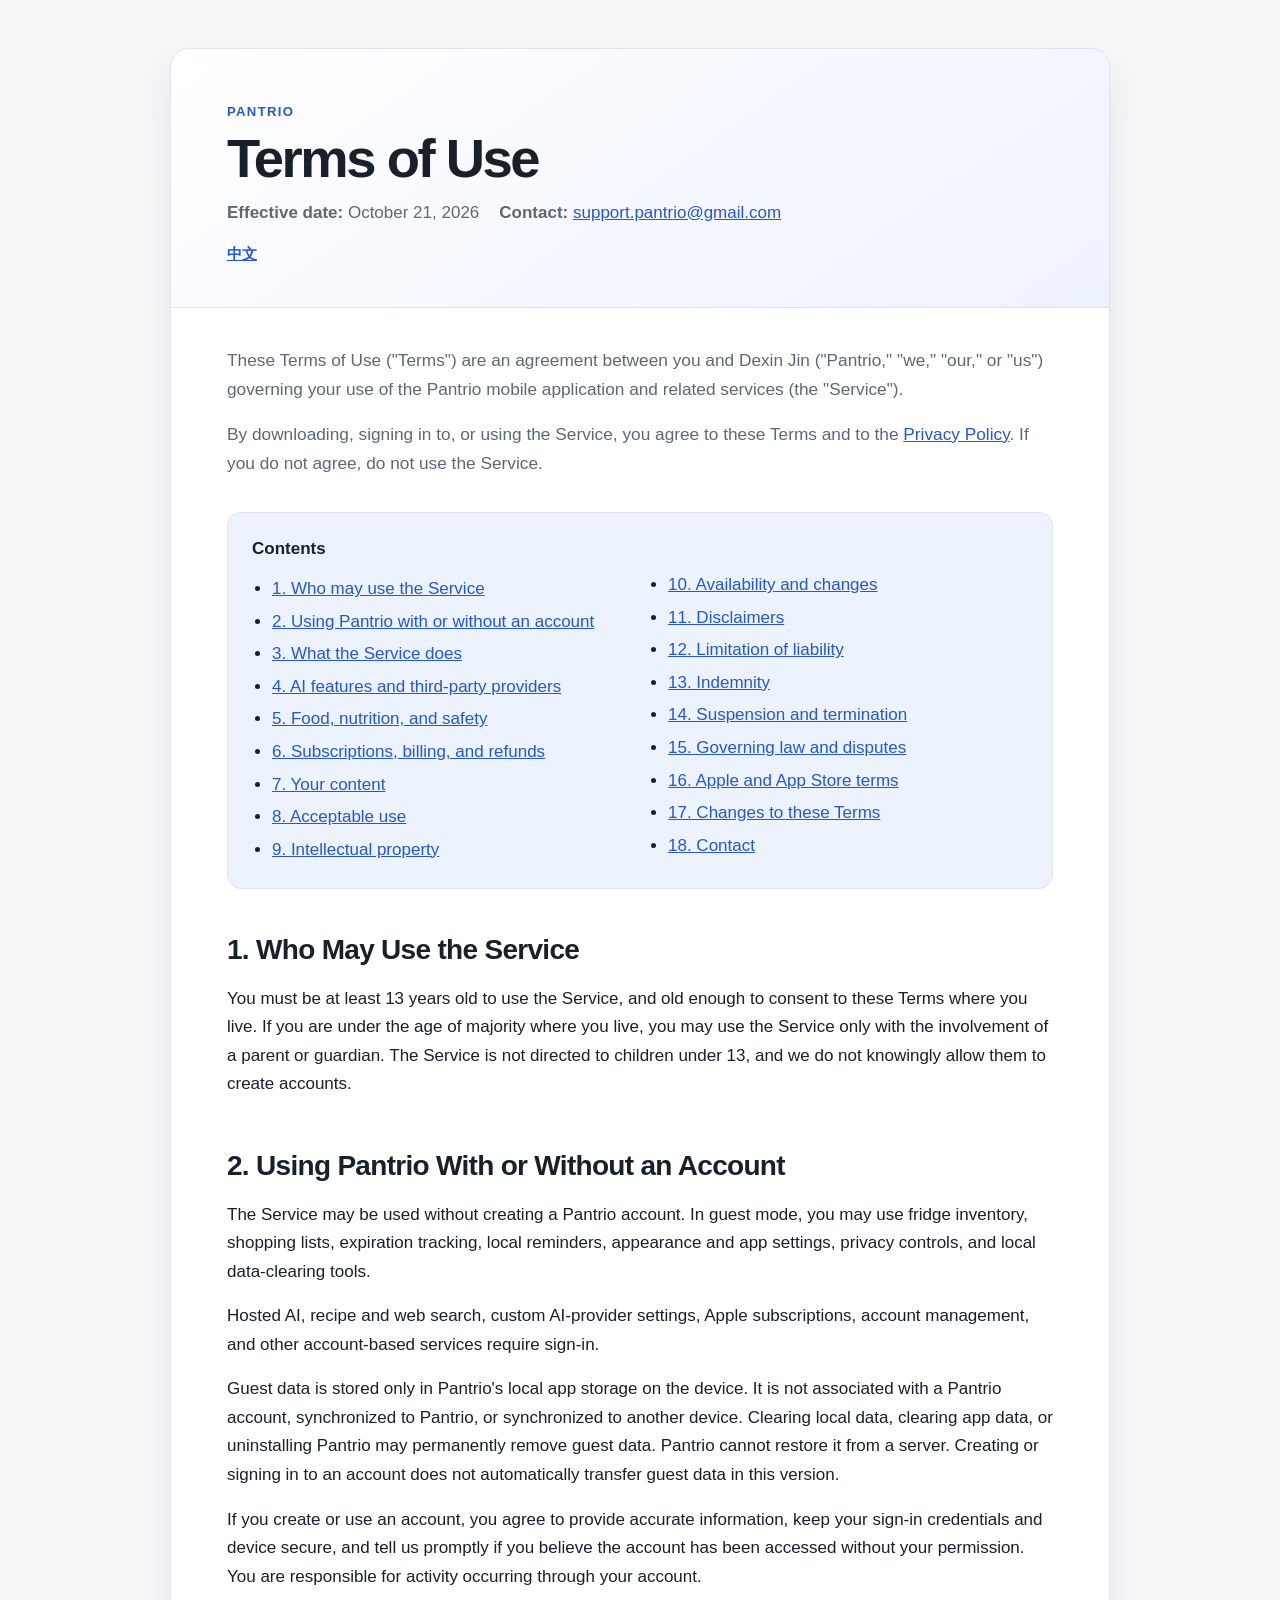
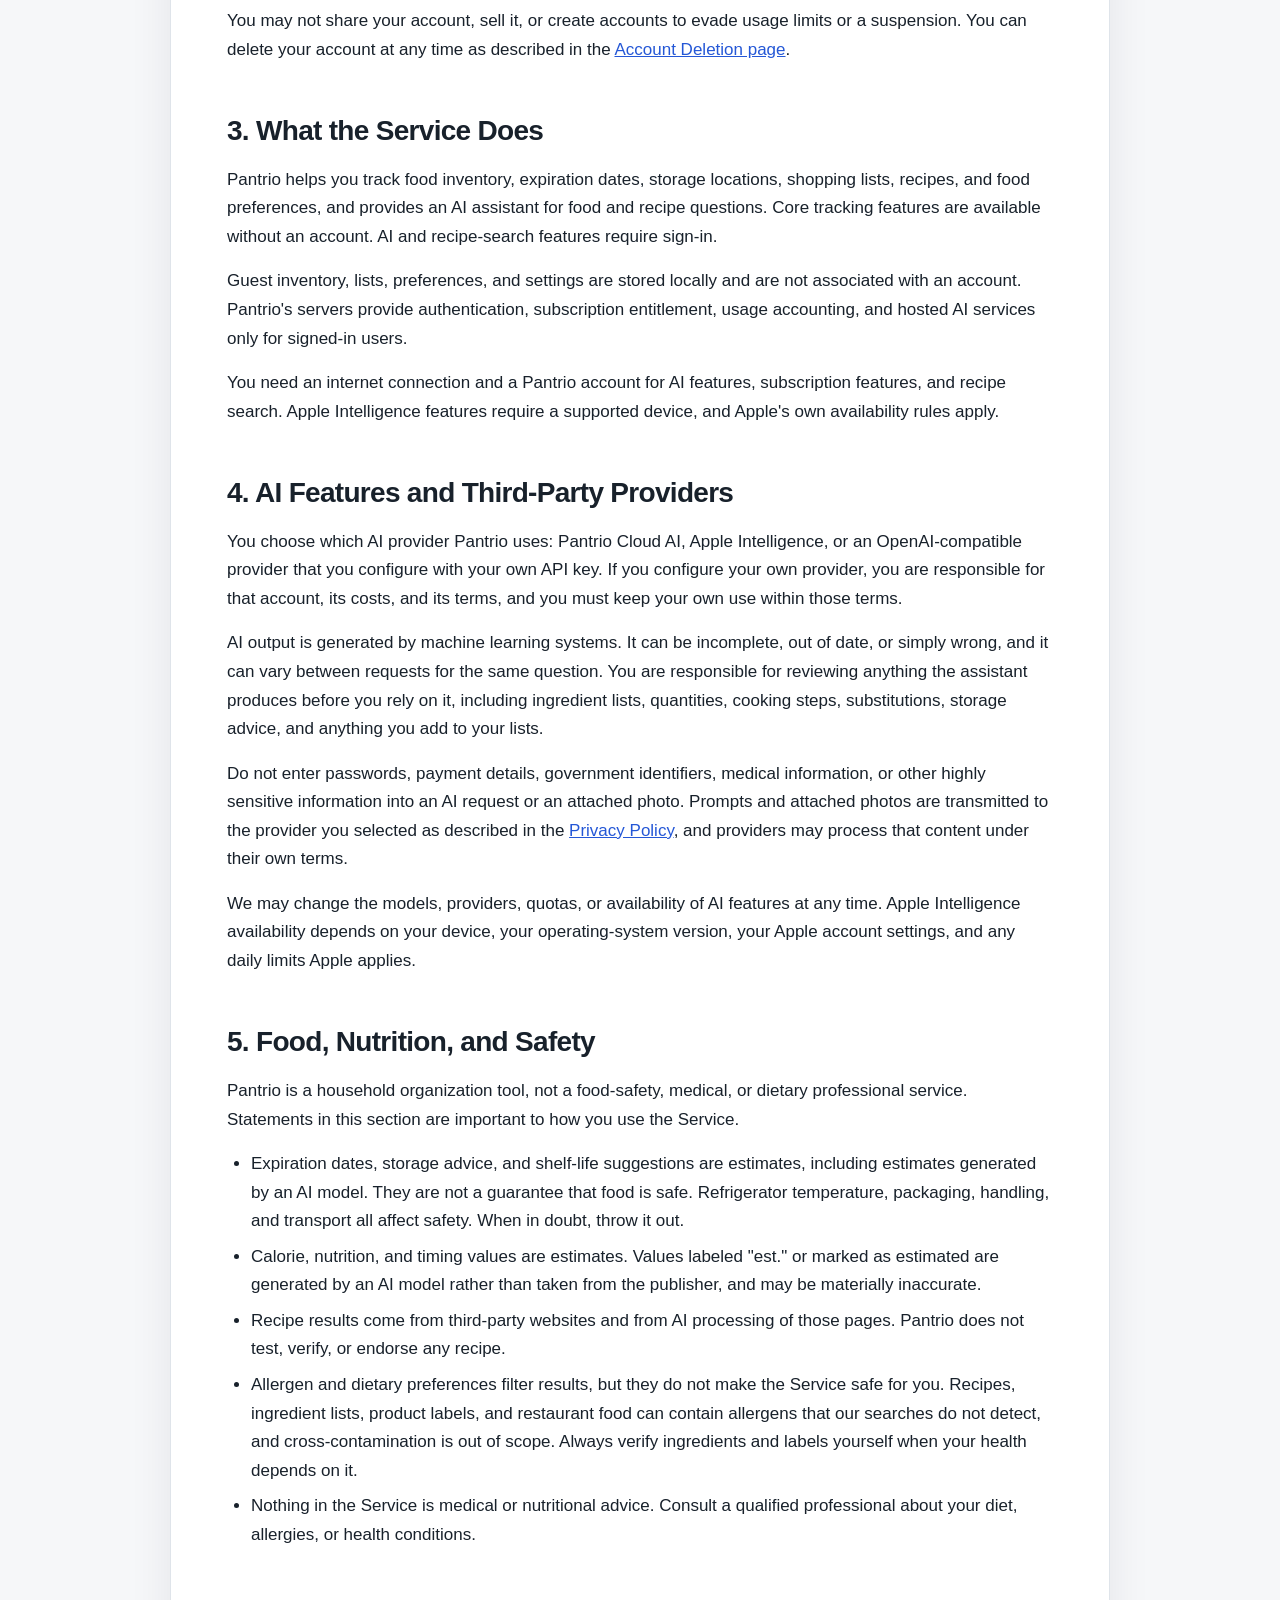
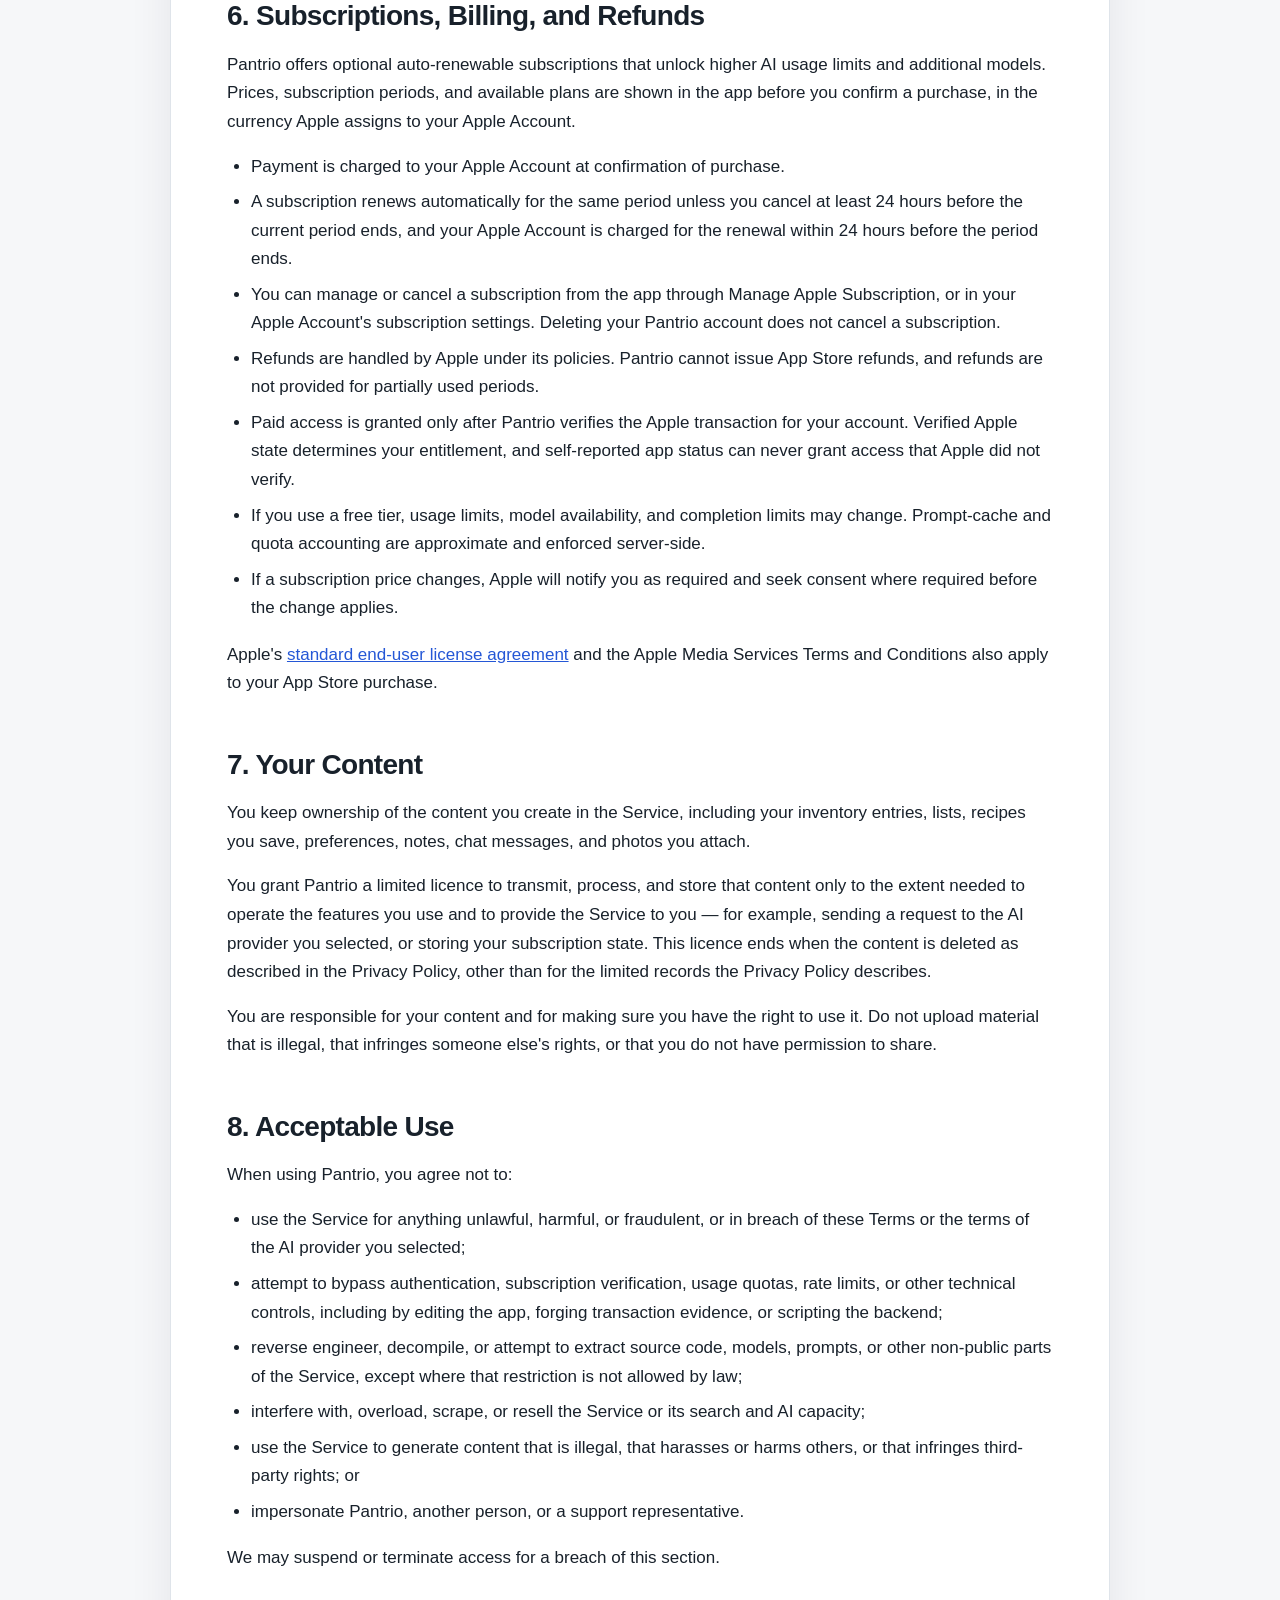
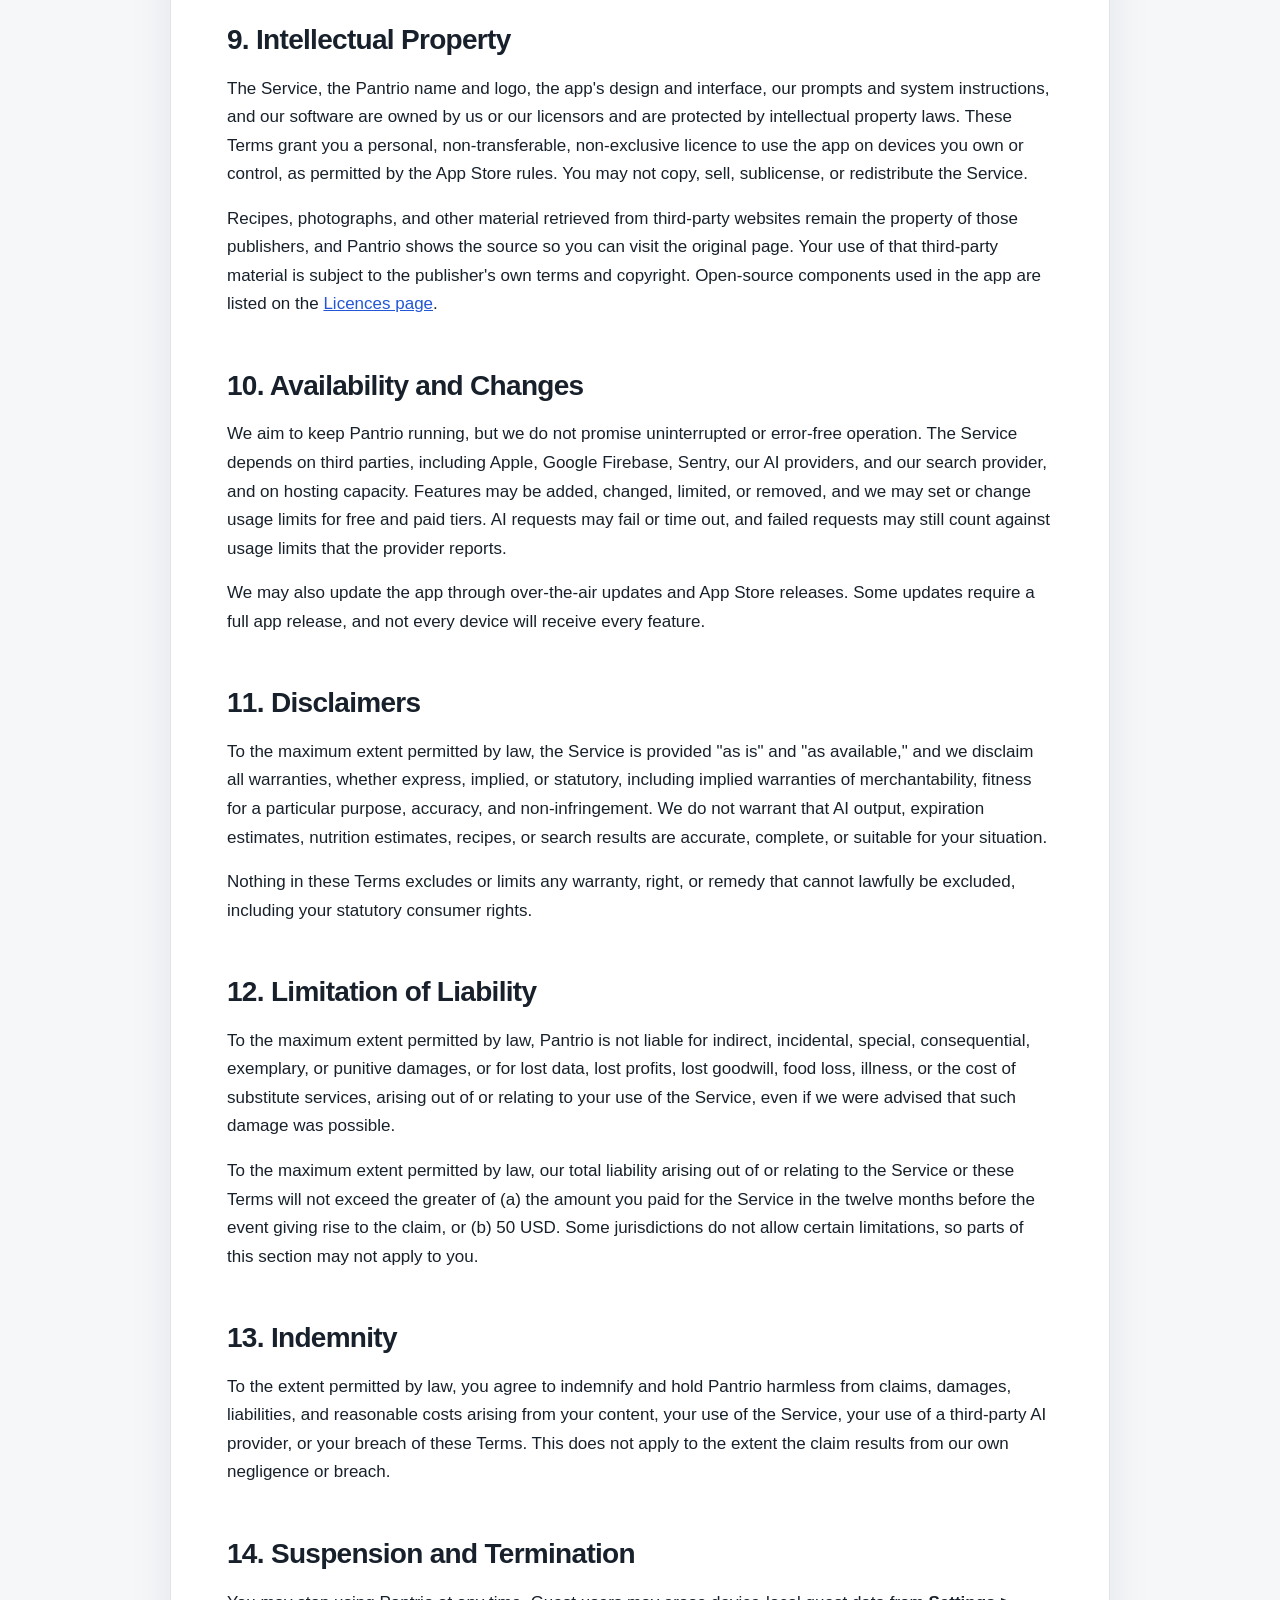
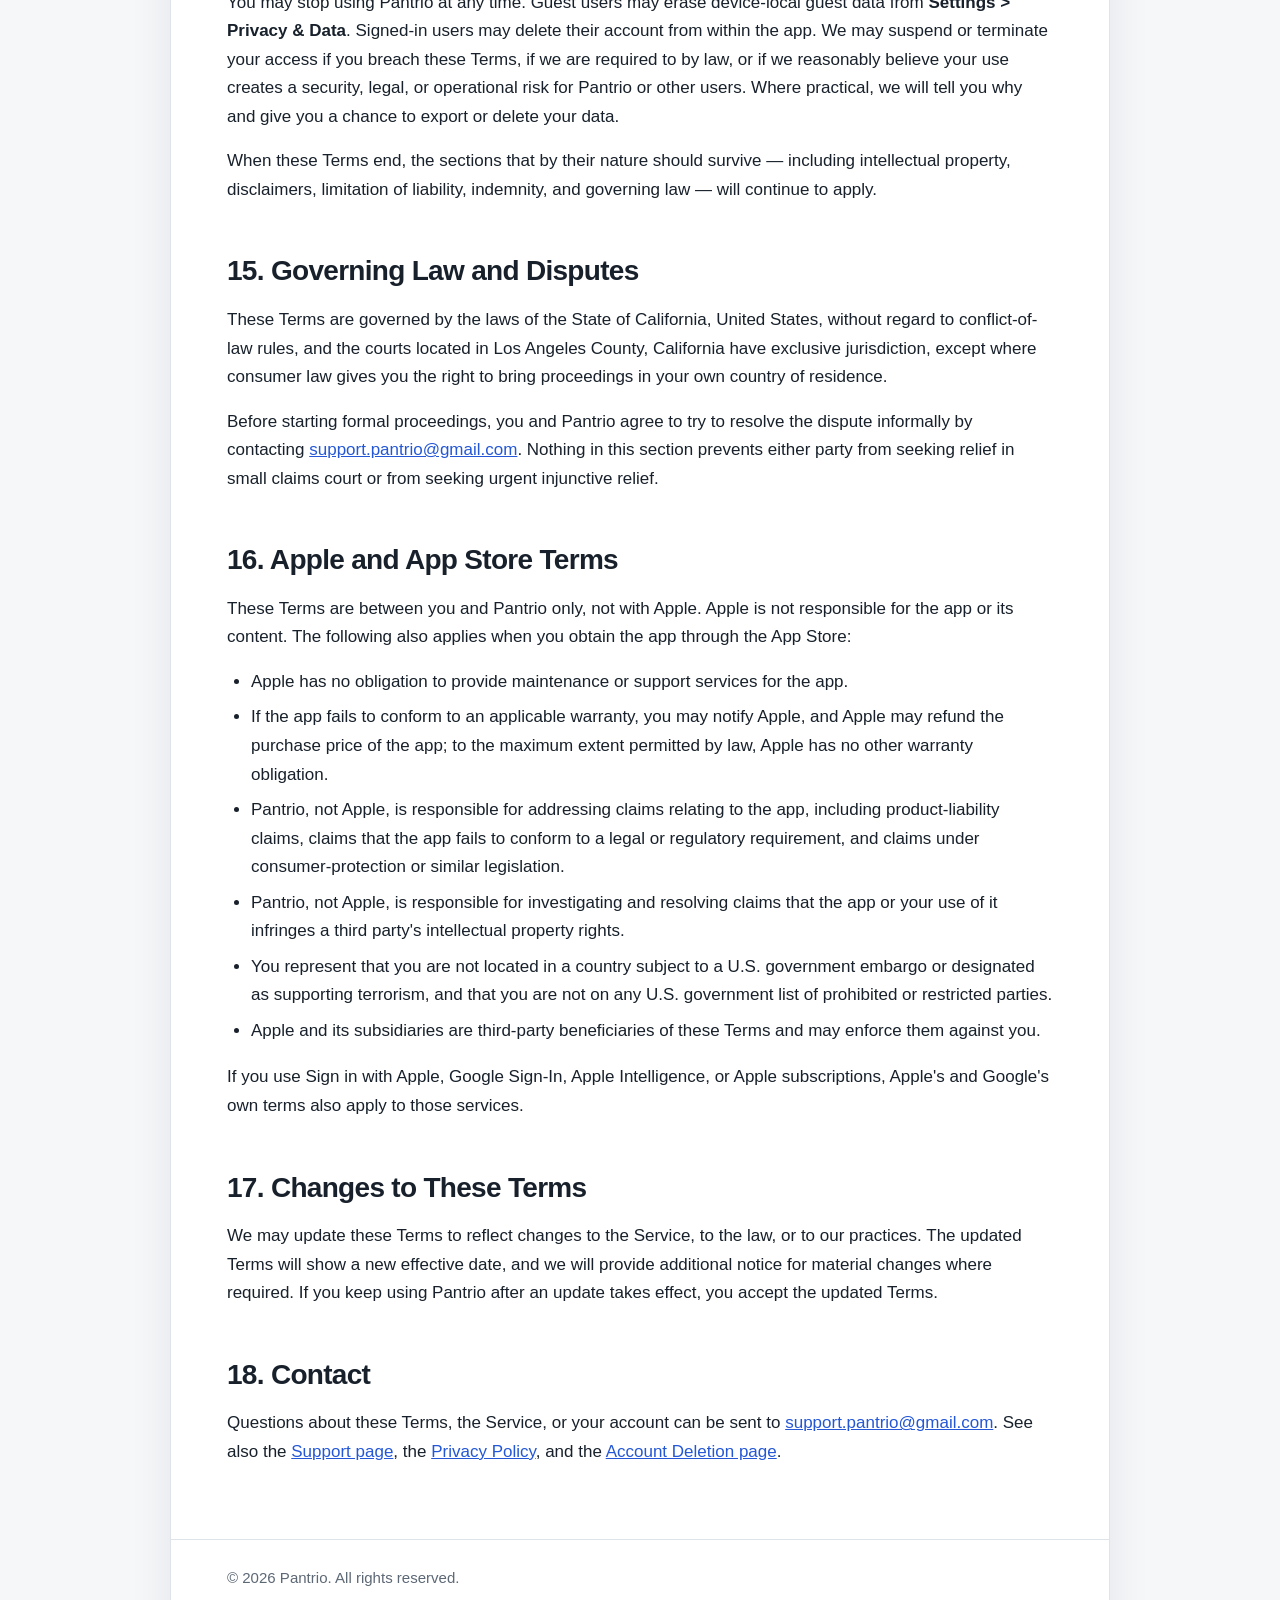
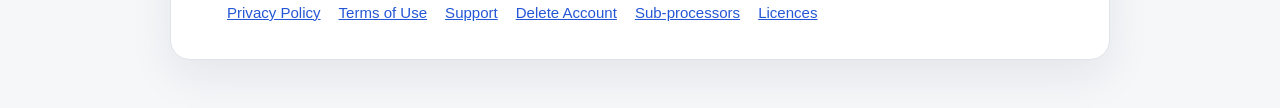
<file: terms-of-use.html>
<!doctype html>
<html lang="en">
<head>
  <meta charset="utf-8">
  <meta name="viewport" content="width=device-width, initial-scale=1">
  <meta name="description" content="Terms of Use for the Pantrio mobile application.">
  <meta name="robots" content="index,follow">
  <title>Pantrio Terms of Use</title>
  <script src="legal-language.js"></script>
  <link rel="stylesheet" href="legal-styles.css">
</head>
<body>
  <div class="page">
    <article class="card">
      <header>
        <p class="eyebrow">Pantrio</p>
        <h1 class="compact">Terms of Use</h1>
        <div class="meta">
          <span><strong>Effective date:</strong> October 21, 2026</span>
          <span><strong>Contact:</strong> <a href="mailto:support.pantrio@gmail.com">support.pantrio@gmail.com</a></span>
        </div>
        <a class="language-switch" href="?lang=zh" hreflang="zh-Hans" lang="zh-Hans">中文</a>
      </header>

      <main>
        <div class="intro">
      <p>These Terms of Use ("Terms") are an agreement between you and Dexin Jin ("Pantrio," "we," "our," or "us") governing your use of the Pantrio mobile application and related services (the "Service").</p>
          <p>By downloading, signing in to, or using the Service, you agree to these Terms and to the <a href="index.html">Privacy Policy</a>. If you do not agree, do not use the Service.</p>
        </div>

        <nav aria-label="Terms of Use contents">
          <strong>Contents</strong>
          <ul>
            <li><a href="#eligibility">1. Who may use the Service</a></li>
            <li><a href="#account">2. Using Pantrio with or without an account</a></li>
            <li><a href="#service">3. What the Service does</a></li>
            <li><a href="#ai">4. AI features and third-party providers</a></li>
            <li><a href="#food">5. Food, nutrition, and safety</a></li>
            <li><a href="#subscriptions">6. Subscriptions, billing, and refunds</a></li>
            <li><a href="#content">7. Your content</a></li>
            <li><a href="#acceptable">8. Acceptable use</a></li>
            <li><a href="#ip">9. Intellectual property</a></li>
            <li><a href="#availability">10. Availability and changes</a></li>
            <li><a href="#disclaimer">11. Disclaimers</a></li>
            <li><a href="#liability">12. Limitation of liability</a></li>
            <li><a href="#indemnity">13. Indemnity</a></li>
            <li><a href="#termination">14. Suspension and termination</a></li>
            <li><a href="#law">15. Governing law and disputes</a></li>
            <li><a href="#apple">16. Apple and App Store terms</a></li>
            <li><a href="#changes">17. Changes to these Terms</a></li>
            <li><a href="#contact">18. Contact</a></li>
          </ul>
        </nav>

        <section id="eligibility">
          <h2>1. Who May Use the Service</h2>
          <p>You must be at least 13 years old to use the Service, and old enough to consent to these Terms where you live. If you are under the age of majority where you live, you may use the Service only with the involvement of a parent or guardian. The Service is not directed to children under 13, and we do not knowingly allow them to create accounts.</p>
        </section>

        <section id="account">
          <h2>2. Using Pantrio With or Without an Account</h2>
          <p>The Service may be used without creating a Pantrio account. In guest mode, you may use fridge inventory, shopping lists, expiration tracking, local reminders, appearance and app settings, privacy controls, and local data-clearing tools.</p>
          <p>Hosted AI, recipe and web search, custom AI-provider settings, Apple subscriptions, account management, and other account-based services require sign-in.</p>
          <p>Guest data is stored only in Pantrio's local app storage on the device. It is not associated with a Pantrio account, synchronized to Pantrio, or synchronized to another device. Clearing local data, clearing app data, or uninstalling Pantrio may permanently remove guest data. Pantrio cannot restore it from a server. Creating or signing in to an account does not automatically transfer guest data in this version.</p>
          <p>If you create or use an account, you agree to provide accurate information, keep your sign-in credentials and device secure, and tell us promptly if you believe the account has been accessed without your permission. You are responsible for activity occurring through your account.</p>
          <p>You may not share your account, sell it, or create accounts to evade usage limits or a suspension. You can delete your account at any time as described in the <a href="delete-account.html">Account Deletion page</a>.</p>
        </section>

        <section id="service">
          <h2>3. What the Service Does</h2>
          <p>Pantrio helps you track food inventory, expiration dates, storage locations, shopping lists, recipes, and food preferences, and provides an AI assistant for food and recipe questions. Core tracking features are available without an account. AI and recipe-search features require sign-in.</p>
          <p>Guest inventory, lists, preferences, and settings are stored locally and are not associated with an account. Pantrio's servers provide authentication, subscription entitlement, usage accounting, and hosted AI services only for signed-in users.</p>
          <p>You need an internet connection and a Pantrio account for AI features, subscription features, and recipe search. Apple Intelligence features require a supported device, and Apple's own availability rules apply.</p>
        </section>

        <section id="ai">
          <h2>4. AI Features and Third-Party Providers</h2>
          <p>You choose which AI provider Pantrio uses: Pantrio Cloud AI, Apple Intelligence, or an OpenAI-compatible provider that you configure with your own API key. If you configure your own provider, you are responsible for that account, its costs, and its terms, and you must keep your own use within those terms.</p>
          <p>AI output is generated by machine learning systems. It can be incomplete, out of date, or simply wrong, and it can vary between requests for the same question. You are responsible for reviewing anything the assistant produces before you rely on it, including ingredient lists, quantities, cooking steps, substitutions, storage advice, and anything you add to your lists.</p>
          <p>Do not enter passwords, payment details, government identifiers, medical information, or other highly sensitive information into an AI request or an attached photo. Prompts and attached photos are transmitted to the provider you selected as described in the <a href="index.html">Privacy Policy</a>, and providers may process that content under their own terms.</p>
          <p>We may change the models, providers, quotas, or availability of AI features at any time. Apple Intelligence availability depends on your device, your operating-system version, your Apple account settings, and any daily limits Apple applies.</p>
        </section>

        <section id="food">
          <h2>5. Food, Nutrition, and Safety</h2>
          <p>Pantrio is a household organization tool, not a food-safety, medical, or dietary professional service. Statements in this section are important to how you use the Service.</p>
          <ul>
            <li>Expiration dates, storage advice, and shelf-life suggestions are estimates, including estimates generated by an AI model. They are not a guarantee that food is safe. Refrigerator temperature, packaging, handling, and transport all affect safety. When in doubt, throw it out.</li>
            <li>Calorie, nutrition, and timing values are estimates. Values labeled "est." or marked as estimated are generated by an AI model rather than taken from the publisher, and may be materially inaccurate.</li>
            <li>Recipe results come from third-party websites and from AI processing of those pages. Pantrio does not test, verify, or endorse any recipe.</li>
            <li>Allergen and dietary preferences filter results, but they do not make the Service safe for you. Recipes, ingredient lists, product labels, and restaurant food can contain allergens that our searches do not detect, and cross-contamination is out of scope. Always verify ingredients and labels yourself when your health depends on it.</li>
            <li>Nothing in the Service is medical or nutritional advice. Consult a qualified professional about your diet, allergies, or health conditions.</li>
          </ul>
        </section>

        <section id="subscriptions">
          <h2>6. Subscriptions, Billing, and Refunds</h2>
          <p>Pantrio offers optional auto-renewable subscriptions that unlock higher AI usage limits and additional models. Prices, subscription periods, and available plans are shown in the app before you confirm a purchase, in the currency Apple assigns to your Apple Account.</p>
          <ul>
            <li>Payment is charged to your Apple Account at confirmation of purchase.</li>
            <li>A subscription renews automatically for the same period unless you cancel at least 24 hours before the current period ends, and your Apple Account is charged for the renewal within 24 hours before the period ends.</li>
            <li>You can manage or cancel a subscription from the app through Manage Apple Subscription, or in your Apple Account's subscription settings. Deleting your Pantrio account does not cancel a subscription.</li>
            <li>Refunds are handled by Apple under its policies. Pantrio cannot issue App Store refunds, and refunds are not provided for partially used periods.</li>
            <li>Paid access is granted only after Pantrio verifies the Apple transaction for your account. Verified Apple state determines your entitlement, and self-reported app status can never grant access that Apple did not verify.</li>
            <li>If you use a free tier, usage limits, model availability, and completion limits may change. Prompt-cache and quota accounting are approximate and enforced server-side.</li>
            <li>If a subscription price changes, Apple will notify you as required and seek consent where required before the change applies.</li>
          </ul>
          <p>Apple's <a href="https://www.apple.com/legal/internet-services/itunes/dev/stdeula/" rel="noopener noreferrer">standard end-user license agreement</a> and the Apple Media Services Terms and Conditions also apply to your App Store purchase.</p>
        </section>

        <section id="content">
          <h2>7. Your Content</h2>
          <p>You keep ownership of the content you create in the Service, including your inventory entries, lists, recipes you save, preferences, notes, chat messages, and photos you attach.</p>
          <p>You grant Pantrio a limited licence to transmit, process, and store that content only to the extent needed to operate the features you use and to provide the Service to you — for example, sending a request to the AI provider you selected, or storing your subscription state. This licence ends when the content is deleted as described in the Privacy Policy, other than for the limited records the Privacy Policy describes.</p>
          <p>You are responsible for your content and for making sure you have the right to use it. Do not upload material that is illegal, that infringes someone else's rights, or that you do not have permission to share.</p>
        </section>

        <section id="acceptable">
          <h2>8. Acceptable Use</h2>
          <p>When using Pantrio, you agree not to:</p>
          <ul>
            <li>use the Service for anything unlawful, harmful, or fraudulent, or in breach of these Terms or the terms of the AI provider you selected;</li>
            <li>attempt to bypass authentication, subscription verification, usage quotas, rate limits, or other technical controls, including by editing the app, forging transaction evidence, or scripting the backend;</li>
            <li>reverse engineer, decompile, or attempt to extract source code, models, prompts, or other non-public parts of the Service, except where that restriction is not allowed by law;</li>
            <li>interfere with, overload, scrape, or resell the Service or its search and AI capacity;</li>
            <li>use the Service to generate content that is illegal, that harasses or harms others, or that infringes third-party rights; or</li>
            <li>impersonate Pantrio, another person, or a support representative.</li>
          </ul>
          <p>We may suspend or terminate access for a breach of this section.</p>
        </section>

        <section id="ip">
          <h2>9. Intellectual Property</h2>
          <p>The Service, the Pantrio name and logo, the app's design and interface, our prompts and system instructions, and our software are owned by us or our licensors and are protected by intellectual property laws. These Terms grant you a personal, non-transferable, non-exclusive licence to use the app on devices you own or control, as permitted by the App Store rules. You may not copy, sell, sublicense, or redistribute the Service.</p>
          <p>Recipes, photographs, and other material retrieved from third-party websites remain the property of those publishers, and Pantrio shows the source so you can visit the original page. Your use of that third-party material is subject to the publisher's own terms and copyright. Open-source components used in the app are listed on the <a href="licenses.html">Licences page</a>.</p>
        </section>

        <section id="availability">
          <h2>10. Availability and Changes</h2>
          <p>We aim to keep Pantrio running, but we do not promise uninterrupted or error-free operation. The Service depends on third parties, including Apple, Google Firebase, Sentry, our AI providers, and our search provider, and on hosting capacity. Features may be added, changed, limited, or removed, and we may set or change usage limits for free and paid tiers. AI requests may fail or time out, and failed requests may still count against usage limits that the provider reports.</p>
          <p>We may also update the app through over-the-air updates and App Store releases. Some updates require a full app release, and not every device will receive every feature.</p>
        </section>

        <section id="disclaimer">
          <h2>11. Disclaimers</h2>
          <p>To the maximum extent permitted by law, the Service is provided "as is" and "as available," and we disclaim all warranties, whether express, implied, or statutory, including implied warranties of merchantability, fitness for a particular purpose, accuracy, and non-infringement. We do not warrant that AI output, expiration estimates, nutrition estimates, recipes, or search results are accurate, complete, or suitable for your situation.</p>
          <p>Nothing in these Terms excludes or limits any warranty, right, or remedy that cannot lawfully be excluded, including your statutory consumer rights.</p>
        </section>

        <section id="liability">
          <h2>12. Limitation of Liability</h2>
          <p>To the maximum extent permitted by law, Pantrio is not liable for indirect, incidental, special, consequential, exemplary, or punitive damages, or for lost data, lost profits, lost goodwill, food loss, illness, or the cost of substitute services, arising out of or relating to your use of the Service, even if we were advised that such damage was possible.</p>
        <p>To the maximum extent permitted by law, our total liability arising out of or relating to the Service or these Terms will not exceed the greater of (a) the amount you paid for the Service in the twelve months before the event giving rise to the claim, or (b) 50 USD. Some jurisdictions do not allow certain limitations, so parts of this section may not apply to you.</p>
        </section>

        <section id="indemnity">
          <h2>13. Indemnity</h2>
          <p>To the extent permitted by law, you agree to indemnify and hold Pantrio harmless from claims, damages, liabilities, and reasonable costs arising from your content, your use of the Service, your use of a third-party AI provider, or your breach of these Terms. This does not apply to the extent the claim results from our own negligence or breach.</p>
        </section>

        <section id="termination">
          <h2>14. Suspension and Termination</h2>
          <p>You may stop using Pantrio at any time. Guest users may erase device-local guest data from <strong>Settings &gt; Privacy &amp; Data</strong>. Signed-in users may delete their account from within the app. We may suspend or terminate your access if you breach these Terms, if we are required to by law, or if we reasonably believe your use creates a security, legal, or operational risk for Pantrio or other users. Where practical, we will tell you why and give you a chance to export or delete your data.</p>
          <p>When these Terms end, the sections that by their nature should survive — including intellectual property, disclaimers, limitation of liability, indemnity, and governing law — will continue to apply.</p>
        </section>

        <section id="law">
          <h2>15. Governing Law and Disputes</h2>
        <p>These Terms are governed by the laws of the State of California, United States, without regard to conflict-of-law rules, and the courts located in Los Angeles County, California have exclusive jurisdiction, except where consumer law gives you the right to bring proceedings in your own country of residence.</p>
        <p>Before starting formal proceedings, you and Pantrio agree to try to resolve the dispute informally by contacting <a href="mailto:support.pantrio@gmail.com">support.pantrio@gmail.com</a>. Nothing in this section prevents either party from seeking relief in small claims court or from seeking urgent injunctive relief.</p>
        </section>

        <section id="apple">
          <h2>16. Apple and App Store Terms</h2>
          <p>These Terms are between you and Pantrio only, not with Apple. Apple is not responsible for the app or its content. The following also applies when you obtain the app through the App Store:</p>
          <ul>
            <li>Apple has no obligation to provide maintenance or support services for the app.</li>
            <li>If the app fails to conform to an applicable warranty, you may notify Apple, and Apple may refund the purchase price of the app; to the maximum extent permitted by law, Apple has no other warranty obligation.</li>
            <li>Pantrio, not Apple, is responsible for addressing claims relating to the app, including product-liability claims, claims that the app fails to conform to a legal or regulatory requirement, and claims under consumer-protection or similar legislation.</li>
            <li>Pantrio, not Apple, is responsible for investigating and resolving claims that the app or your use of it infringes a third party's intellectual property rights.</li>
            <li>You represent that you are not located in a country subject to a U.S. government embargo or designated as supporting terrorism, and that you are not on any U.S. government list of prohibited or restricted parties.</li>
            <li>Apple and its subsidiaries are third-party beneficiaries of these Terms and may enforce them against you.</li>
          </ul>
          <p>If you use Sign in with Apple, Google Sign-In, Apple Intelligence, or Apple subscriptions, Apple's and Google's own terms also apply to those services.</p>
        </section>

        <section id="changes">
          <h2>17. Changes to These Terms</h2>
          <p>We may update these Terms to reflect changes to the Service, to the law, or to our practices. The updated Terms will show a new effective date, and we will provide additional notice for material changes where required. If you keep using Pantrio after an update takes effect, you accept the updated Terms.</p>
        </section>

        <section id="contact">
          <h2>18. Contact</h2>
          <p>Questions about these Terms, the Service, or your account can be sent to <a href="mailto:support.pantrio@gmail.com">support.pantrio@gmail.com</a>. See also the <a href="support.html">Support page</a>, the <a href="index.html">Privacy Policy</a>, and the <a href="delete-account.html">Account Deletion page</a>.</p>
        </section>
      </main>

      <footer>
        &copy; 2026 Pantrio. All rights reserved.
        <div class="site-links">
          <a href="index.html">Privacy Policy</a>
          <a href="terms-of-use.html">Terms of Use</a>
          <a href="support.html">Support</a>
          <a href="delete-account.html">Delete Account</a>
          <a href="subprocessors.html">Sub-processors</a>
          <a href="licenses.html">Licences</a>
        </div>
      </footer>
    </article>
  </div>
</body>
</html>
</file>
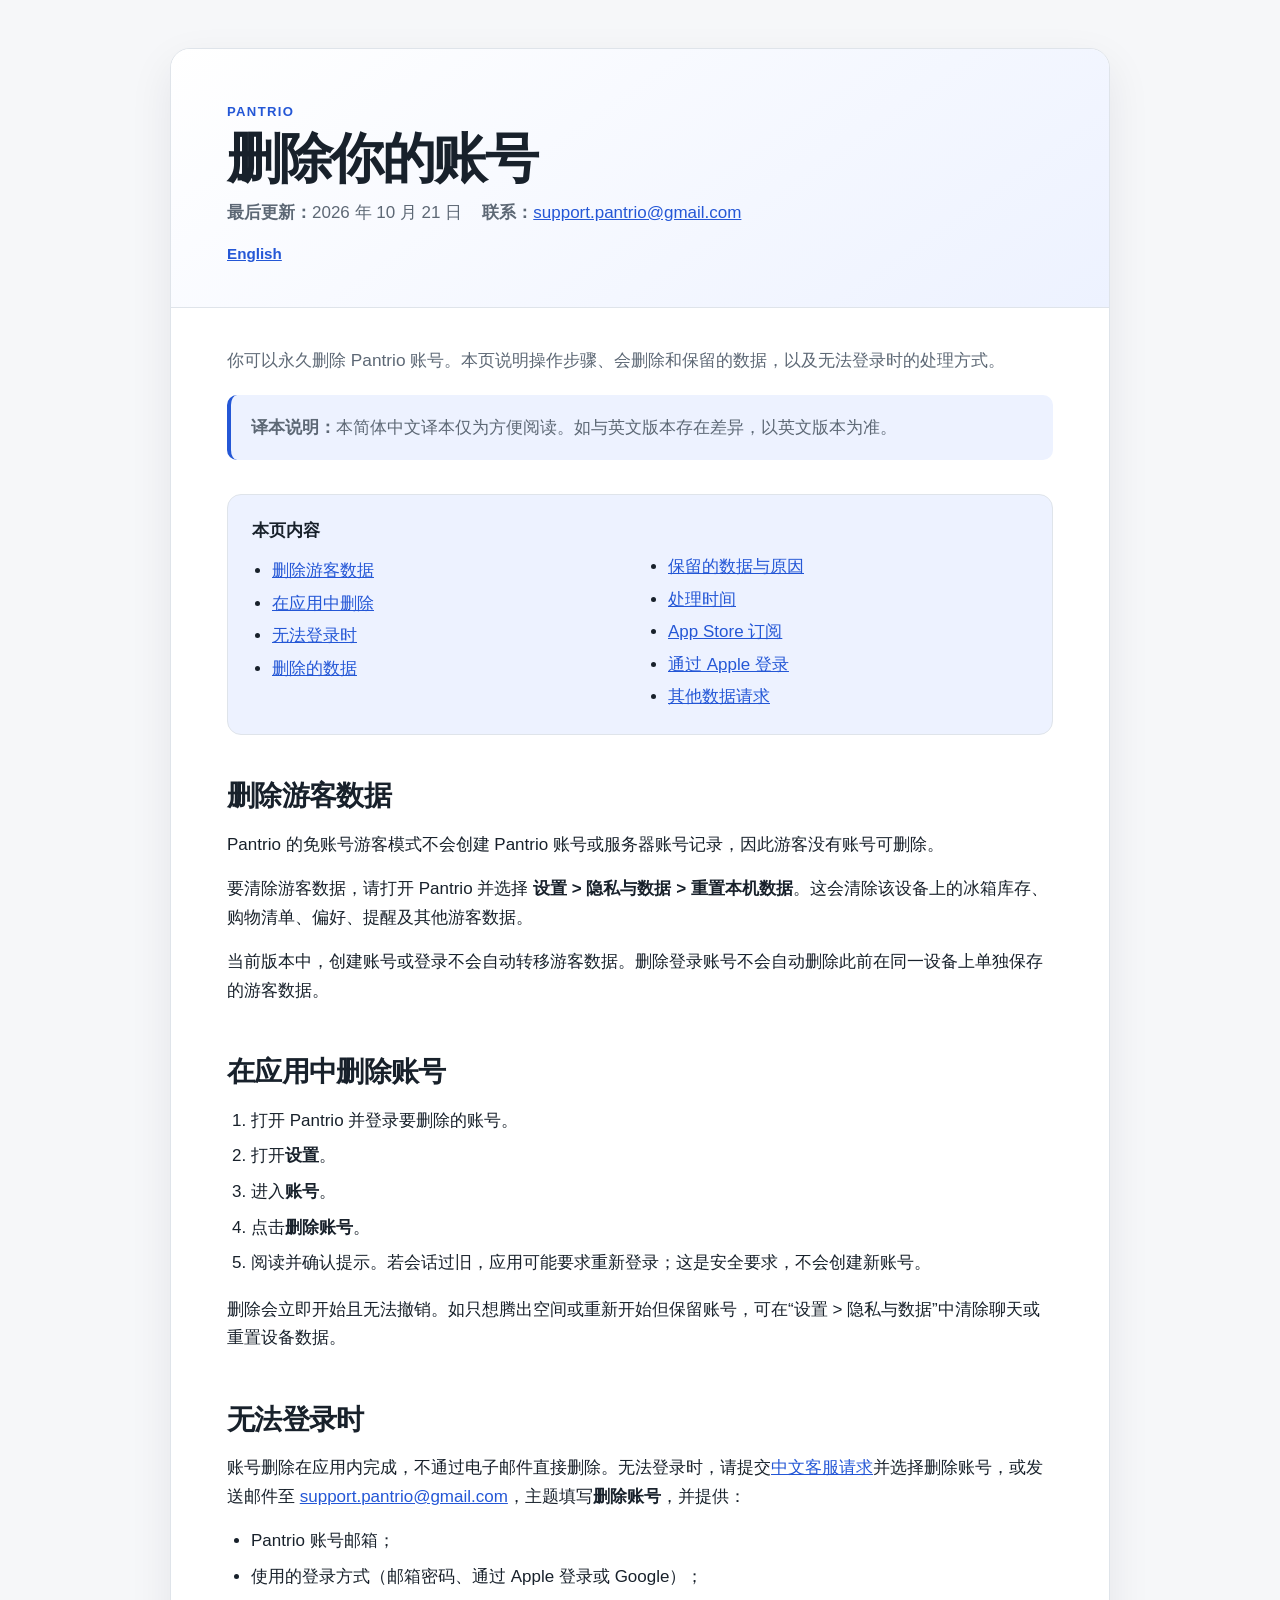
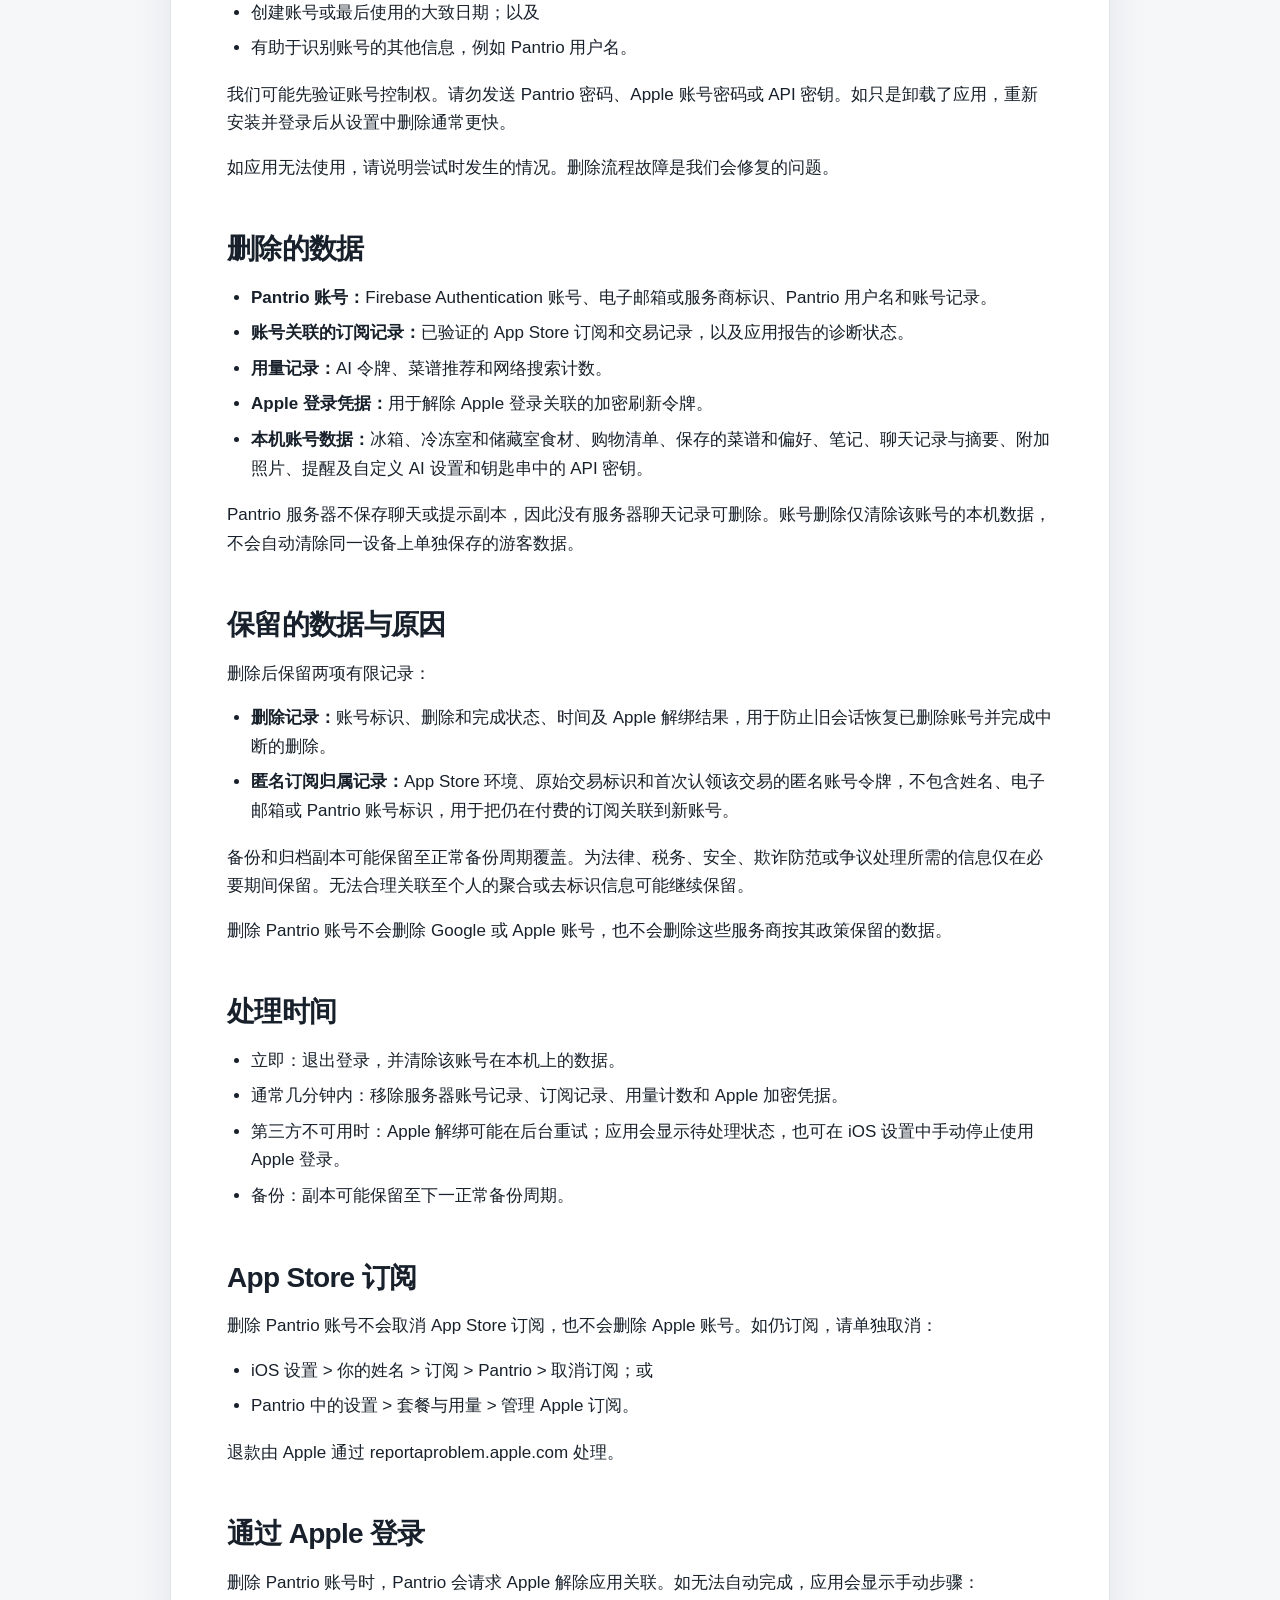
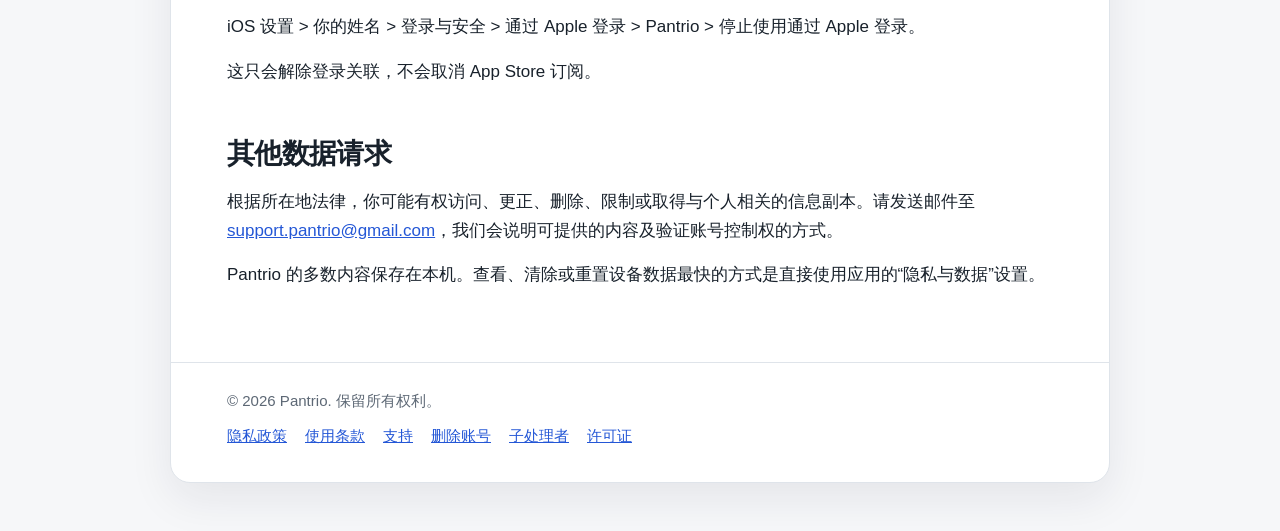
<file: zh-Hans/delete-account.html>
<!doctype html>
<html lang="zh-Hans">
<head>
  <meta charset="utf-8">
  <meta name="viewport" content="width=device-width, initial-scale=1">
  <meta name="description" content="如何删除 Pantrio 账号，以及哪些数据会被删除或保留。">
  <meta name="robots" content="index,follow">
  <title>删除 Pantrio 账号</title>
  <link rel="stylesheet" href="../legal-styles.css">
</head>
<body>
  <div class="page">
    <article class="card">
      <header>
        <p class="eyebrow">Pantrio</p>
        <h1 class="compact">删除你的账号</h1>
        <div class="meta">
          <span><strong>最后更新：</strong>2026 年 10 月 21 日</span>
          <span><strong>联系：</strong><a href="mailto:support.pantrio@gmail.com">support.pantrio@gmail.com</a></span>
        </div>
        <a class="language-switch" href="../delete-account.html?lang=en" hreflang="en" lang="en">English</a>
      </header>

      <main>
        <div class="intro">
          <p>你可以永久删除 Pantrio 账号。本页说明操作步骤、会删除和保留的数据，以及无法登录时的处理方式。</p>
          <div class="notice"><strong>译本说明：</strong>本简体中文译本仅为方便阅读。如与英文版本存在差异，以英文版本为准。</div>
        </div>

        <nav aria-label="账号删除目录">
          <strong>本页内容</strong>
          <ul>
            <li><a href="#guest-data">删除游客数据</a></li>
            <li><a href="#in-app">在应用中删除</a></li>
            <li><a href="#cannot-sign-in">无法登录时</a></li>
            <li><a href="#removed">删除的数据</a></li>
            <li><a href="#retained">保留的数据与原因</a></li>
            <li><a href="#timing">处理时间</a></li>
            <li><a href="#subscription">App Store 订阅</a></li>
            <li><a href="#apple">通过 Apple 登录</a></li>
            <li><a href="#rights">其他数据请求</a></li>
          </ul>
        </nav>

        <section id="guest-data">
          <h2>删除游客数据</h2>
          <p>Pantrio 的免账号游客模式不会创建 Pantrio 账号或服务器账号记录，因此游客没有账号可删除。</p>
          <p>要清除游客数据，请打开 Pantrio 并选择 <strong>设置 &gt; 隐私与数据 &gt; 重置本机数据</strong>。这会清除该设备上的冰箱库存、购物清单、偏好、提醒及其他游客数据。</p>
          <p>当前版本中，创建账号或登录不会自动转移游客数据。删除登录账号不会自动删除此前在同一设备上单独保存的游客数据。</p>
        </section>

        <section id="in-app">
          <h2>在应用中删除账号</h2>
          <ol>
            <li>打开 Pantrio 并登录要删除的账号。</li>
            <li>打开<strong>设置</strong>。</li>
            <li>进入<strong>账号</strong>。</li>
            <li>点击<strong>删除账号</strong>。</li>
            <li>阅读并确认提示。若会话过旧，应用可能要求重新登录；这是安全要求，不会创建新账号。</li>
          </ol>
          <p>删除会立即开始且无法撤销。如只想腾出空间或重新开始但保留账号，可在“设置 &gt; 隐私与数据”中清除聊天或重置设备数据。</p>
        </section>

        <section id="cannot-sign-in">
          <h2>无法登录时</h2>
          <p>账号删除在应用内完成，不通过电子邮件直接删除。无法登录时，请提交<a href="https://forms.gle/BTLSqnhJP4xjc67h9" rel="noopener noreferrer">中文客服请求</a>并选择删除账号，或发送邮件至 <a href="mailto:support.pantrio@gmail.com?subject=Pantrio%20account%20deletion">support.pantrio@gmail.com</a>，主题填写<strong>删除账号</strong>，并提供：</p>
          <ul>
            <li>Pantrio 账号邮箱；</li>
            <li>使用的登录方式（邮箱密码、通过 Apple 登录或 Google）；</li>
            <li>创建账号或最后使用的大致日期；以及</li>
            <li>有助于识别账号的其他信息，例如 Pantrio 用户名。</li>
          </ul>
          <p>我们可能先验证账号控制权。请勿发送 Pantrio 密码、Apple 账号密码或 API 密钥。如只是卸载了应用，重新安装并登录后从设置中删除通常更快。</p>
          <p>如应用无法使用，请说明尝试时发生的情况。删除流程故障是我们会修复的问题。</p>
        </section>

        <section id="removed">
          <h2>删除的数据</h2>
          <ul>
            <li><strong>Pantrio 账号：</strong>Firebase Authentication 账号、电子邮箱或服务商标识、Pantrio 用户名和账号记录。</li>
            <li><strong>账号关联的订阅记录：</strong>已验证的 App Store 订阅和交易记录，以及应用报告的诊断状态。</li>
            <li><strong>用量记录：</strong>AI 令牌、菜谱推荐和网络搜索计数。</li>
            <li><strong>Apple 登录凭据：</strong>用于解除 Apple 登录关联的加密刷新令牌。</li>
            <li><strong>本机账号数据：</strong>冰箱、冷冻室和储藏室食材、购物清单、保存的菜谱和偏好、笔记、聊天记录与摘要、附加照片、提醒及自定义 AI 设置和钥匙串中的 API 密钥。</li>
          </ul>
          <p>Pantrio 服务器不保存聊天或提示副本，因此没有服务器聊天记录可删除。账号删除仅清除该账号的本机数据，不会自动清除同一设备上单独保存的游客数据。</p>
        </section>

        <section id="retained">
          <h2>保留的数据与原因</h2>
          <p>删除后保留两项有限记录：</p>
          <ul>
            <li><strong>删除记录：</strong>账号标识、删除和完成状态、时间及 Apple 解绑结果，用于防止旧会话恢复已删除账号并完成中断的删除。</li>
            <li><strong>匿名订阅归属记录：</strong>App Store 环境、原始交易标识和首次认领该交易的匿名账号令牌，不包含姓名、电子邮箱或 Pantrio 账号标识，用于把仍在付费的订阅关联到新账号。</li>
          </ul>
          <p>备份和归档副本可能保留至正常备份周期覆盖。为法律、税务、安全、欺诈防范或争议处理所需的信息仅在必要期间保留。无法合理关联至个人的聚合或去标识信息可能继续保留。</p>
          <p>删除 Pantrio 账号不会删除 Google 或 Apple 账号，也不会删除这些服务商按其政策保留的数据。</p>
        </section>

        <section id="timing">
          <h2>处理时间</h2>
          <ul>
            <li>立即：退出登录，并清除该账号在本机上的数据。</li>
            <li>通常几分钟内：移除服务器账号记录、订阅记录、用量计数和 Apple 加密凭据。</li>
            <li>第三方不可用时：Apple 解绑可能在后台重试；应用会显示待处理状态，也可在 iOS 设置中手动停止使用 Apple 登录。</li>
            <li>备份：副本可能保留至下一正常备份周期。</li>
          </ul>
        </section>

        <section id="subscription">
          <h2>App Store 订阅</h2>
          <p>删除 Pantrio 账号不会取消 App Store 订阅，也不会删除 Apple 账号。如仍订阅，请单独取消：</p>
          <ul>
            <li>iOS 设置 &gt; 你的姓名 &gt; 订阅 &gt; Pantrio &gt; 取消订阅；或</li>
            <li>Pantrio 中的设置 &gt; 套餐与用量 &gt; 管理 Apple 订阅。</li>
          </ul>
          <p>退款由 Apple 通过 reportaproblem.apple.com 处理。</p>
        </section>

        <section id="apple">
          <h2>通过 Apple 登录</h2>
          <p>删除 Pantrio 账号时，Pantrio 会请求 Apple 解除应用关联。如无法自动完成，应用会显示手动步骤：</p>
          <p>iOS 设置 &gt; 你的姓名 &gt; 登录与安全 &gt; 通过 Apple 登录 &gt; Pantrio &gt; 停止使用通过 Apple 登录。</p>
          <p>这只会解除登录关联，不会取消 App Store 订阅。</p>
        </section>

        <section id="rights">
          <h2>其他数据请求</h2>
          <p>根据所在地法律，你可能有权访问、更正、删除、限制或取得与个人相关的信息副本。请发送邮件至 <a href="mailto:support.pantrio@gmail.com">support.pantrio@gmail.com</a>，我们会说明可提供的内容及验证账号控制权的方式。</p>
          <p>Pantrio 的多数内容保存在本机。查看、清除或重置设备数据最快的方式是直接使用应用的“隐私与数据”设置。</p>
        </section>
      </main>

      <footer>
        &copy; 2026 Pantrio. 保留所有权利。
        <div class="site-links">
          <a href="index.html">隐私政策</a>
          <a href="terms-of-use.html">使用条款</a>
          <a href="support.html">支持</a>
          <a href="delete-account.html">删除账号</a>
          <a href="subprocessors.html">子处理者</a>
          <a href="licenses.html">许可证</a>
        </div>
      </footer>
    </article>
  </div>
</body>
</html>
</file>
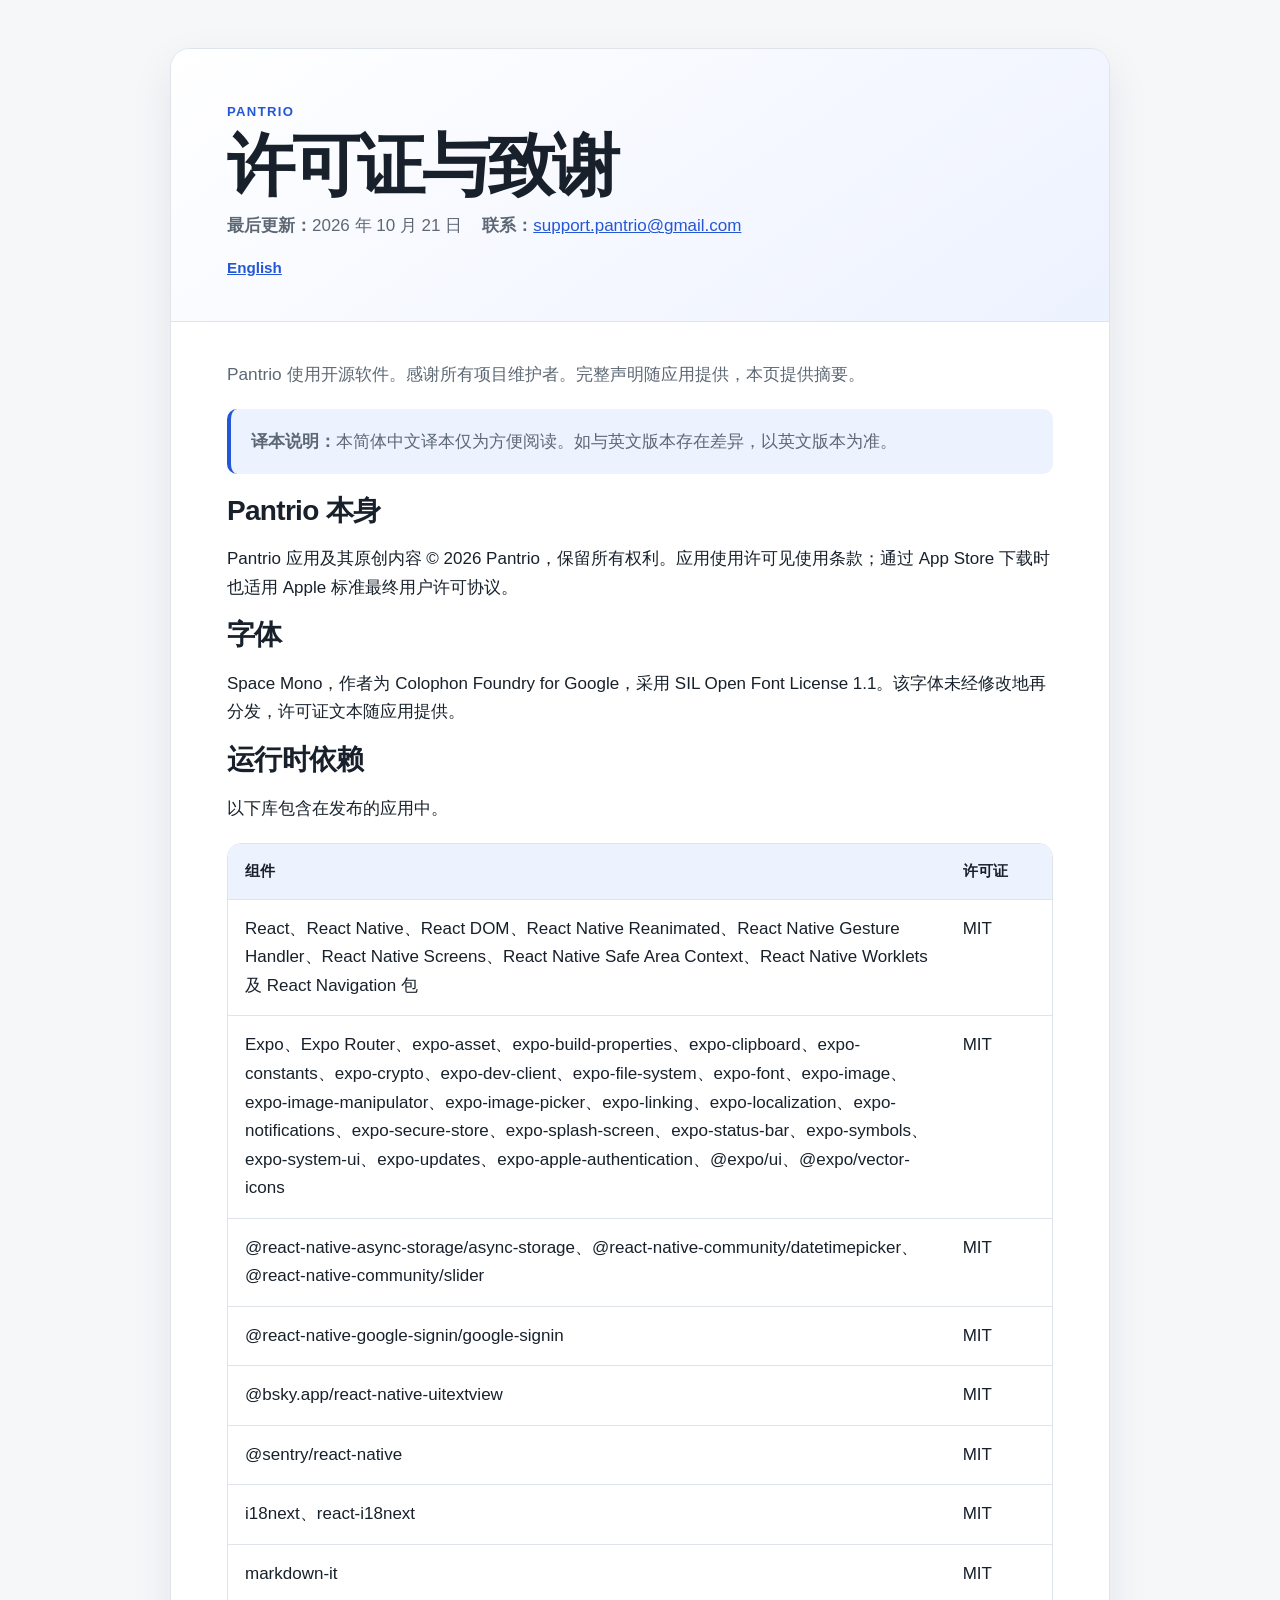
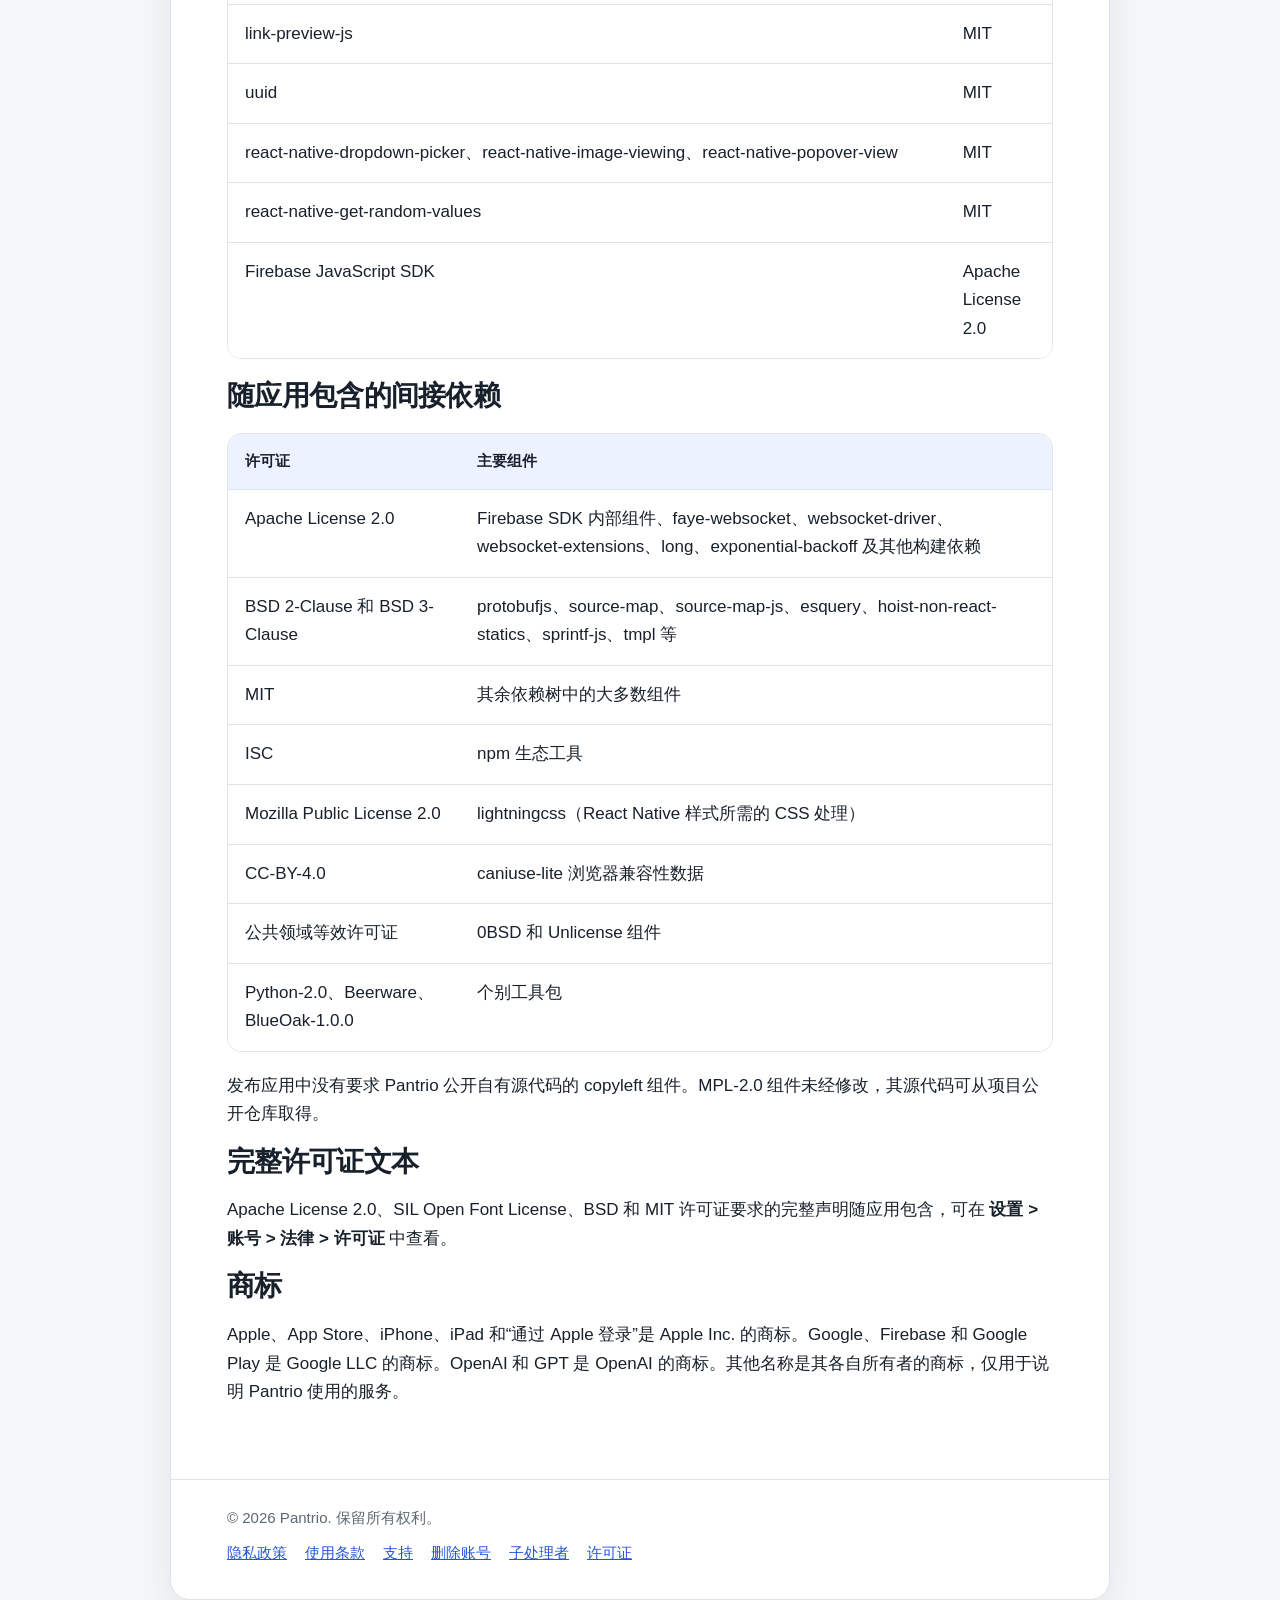
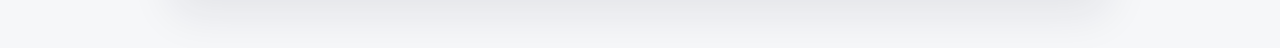
<file: zh-Hans/licenses.html>
<!doctype html>
<html lang="zh-Hans">
<head>
  <meta charset="utf-8">
  <meta name="viewport" content="width=device-width, initial-scale=1">
  <meta name="description" content="Pantrio 移动应用的开源许可证和致谢。">
  <meta name="robots" content="index,follow">
  <title>Pantrio 许可证与致谢</title>
  <link rel="stylesheet" href="../legal-styles.css">
</head>
<body>
  <div class="page">
    <article class="card">
      <header>
        <p class="eyebrow">Pantrio</p>
        <h1>许可证与致谢</h1>
        <div class="meta">
          <span><strong>最后更新：</strong>2026 年 10 月 21 日</span>
          <span><strong>联系：</strong><a href="mailto:support.pantrio@gmail.com">support.pantrio@gmail.com</a></span>
        </div>
        <a class="language-switch" href="../licenses.html?lang=en" hreflang="en" lang="en">English</a>
      </header>

      <main>
        <div class="intro">
          <p>Pantrio 使用开源软件。感谢所有项目维护者。完整声明随应用提供，本页提供摘要。</p>
          <div class="notice"><strong>译本说明：</strong>本简体中文译本仅为方便阅读。如与英文版本存在差异，以英文版本为准。</div>
        </div>

        <h2>Pantrio 本身</h2>
        <p>Pantrio 应用及其原创内容 &copy; 2026 Pantrio，保留所有权利。应用使用许可见使用条款；通过 App Store 下载时也适用 Apple 标准最终用户许可协议。</p>

        <h2>字体</h2>
        <p>Space Mono，作者为 Colophon Foundry for Google，采用 SIL Open Font License 1.1。该字体未经修改地再分发，许可证文本随应用提供。</p>

        <h2>运行时依赖</h2>
        <p>以下库包含在发布的应用中。</p>
        <div class="table-wrap" role="region" aria-label="运行时依赖许可证" tabindex="0">
          <table>
            <thead><tr><th>组件</th><th>许可证</th></tr></thead>
            <tbody>
              <tr><td>React、React Native、React DOM、React Native Reanimated、React Native Gesture Handler、React Native Screens、React Native Safe Area Context、React Native Worklets 及 React Navigation 包</td><td>MIT</td></tr>
              <tr><td>Expo、Expo Router、expo-asset、expo-build-properties、expo-clipboard、expo-constants、expo-crypto、expo-dev-client、expo-file-system、expo-font、expo-image、expo-image-manipulator、expo-image-picker、expo-linking、expo-localization、expo-notifications、expo-secure-store、expo-splash-screen、expo-status-bar、expo-symbols、expo-system-ui、expo-updates、expo-apple-authentication、@expo/ui、@expo/vector-icons</td><td>MIT</td></tr>
              <tr><td>@react-native-async-storage/async-storage、@react-native-community/datetimepicker、@react-native-community/slider</td><td>MIT</td></tr>
              <tr><td>@react-native-google-signin/google-signin</td><td>MIT</td></tr>
              <tr><td>@bsky.app/react-native-uitextview</td><td>MIT</td></tr>
              <tr><td>@sentry/react-native</td><td>MIT</td></tr>
              <tr><td>i18next、react-i18next</td><td>MIT</td></tr>
              <tr><td>markdown-it</td><td>MIT</td></tr>
              <tr><td>link-preview-js</td><td>MIT</td></tr>
              <tr><td>uuid</td><td>MIT</td></tr>
              <tr><td>react-native-dropdown-picker、react-native-image-viewing、react-native-popover-view</td><td>MIT</td></tr>
              <tr><td>react-native-get-random-values</td><td>MIT</td></tr>
              <tr><td>Firebase JavaScript SDK</td><td>Apache License 2.0</td></tr>
            </tbody>
          </table>
        </div>

        <h2>随应用包含的间接依赖</h2>
        <div class="table-wrap" role="region" aria-label="间接依赖许可证" tabindex="0">
          <table>
            <thead><tr><th>许可证</th><th>主要组件</th></tr></thead>
            <tbody>
              <tr><td>Apache License 2.0</td><td>Firebase SDK 内部组件、faye-websocket、websocket-driver、websocket-extensions、long、exponential-backoff 及其他构建依赖</td></tr>
              <tr><td>BSD 2-Clause 和 BSD 3-Clause</td><td>protobufjs、source-map、source-map-js、esquery、hoist-non-react-statics、sprintf-js、tmpl 等</td></tr>
              <tr><td>MIT</td><td>其余依赖树中的大多数组件</td></tr>
              <tr><td>ISC</td><td>npm 生态工具</td></tr>
              <tr><td>Mozilla Public License 2.0</td><td>lightningcss（React Native 样式所需的 CSS 处理）</td></tr>
              <tr><td>CC-BY-4.0</td><td>caniuse-lite 浏览器兼容性数据</td></tr>
              <tr><td>公共领域等效许可证</td><td>0BSD 和 Unlicense 组件</td></tr>
              <tr><td>Python-2.0、Beerware、BlueOak-1.0.0</td><td>个别工具包</td></tr>
            </tbody>
          </table>
        </div>
        <p>发布应用中没有要求 Pantrio 公开自有源代码的 copyleft 组件。MPL-2.0 组件未经修改，其源代码可从项目公开仓库取得。</p>

        <h2>完整许可证文本</h2>
        <p>Apache License 2.0、SIL Open Font License、BSD 和 MIT 许可证要求的完整声明随应用包含，可在 <strong>设置 &gt; 账号 &gt; 法律 &gt; 许可证</strong> 中查看。</p>

        <h2>商标</h2>
        <p>Apple、App Store、iPhone、iPad 和“通过 Apple 登录”是 Apple Inc. 的商标。Google、Firebase 和 Google Play 是 Google LLC 的商标。OpenAI 和 GPT 是 OpenAI 的商标。其他名称是其各自所有者的商标，仅用于说明 Pantrio 使用的服务。</p>
      </main>

      <footer>
        &copy; 2026 Pantrio. 保留所有权利。
        <div class="site-links">
          <a href="index.html">隐私政策</a>
          <a href="terms-of-use.html">使用条款</a>
          <a href="support.html">支持</a>
          <a href="delete-account.html">删除账号</a>
          <a href="subprocessors.html">子处理者</a>
          <a href="licenses.html">许可证</a>
        </div>
      </footer>
    </article>
  </div>
</body>
</html>
</file>
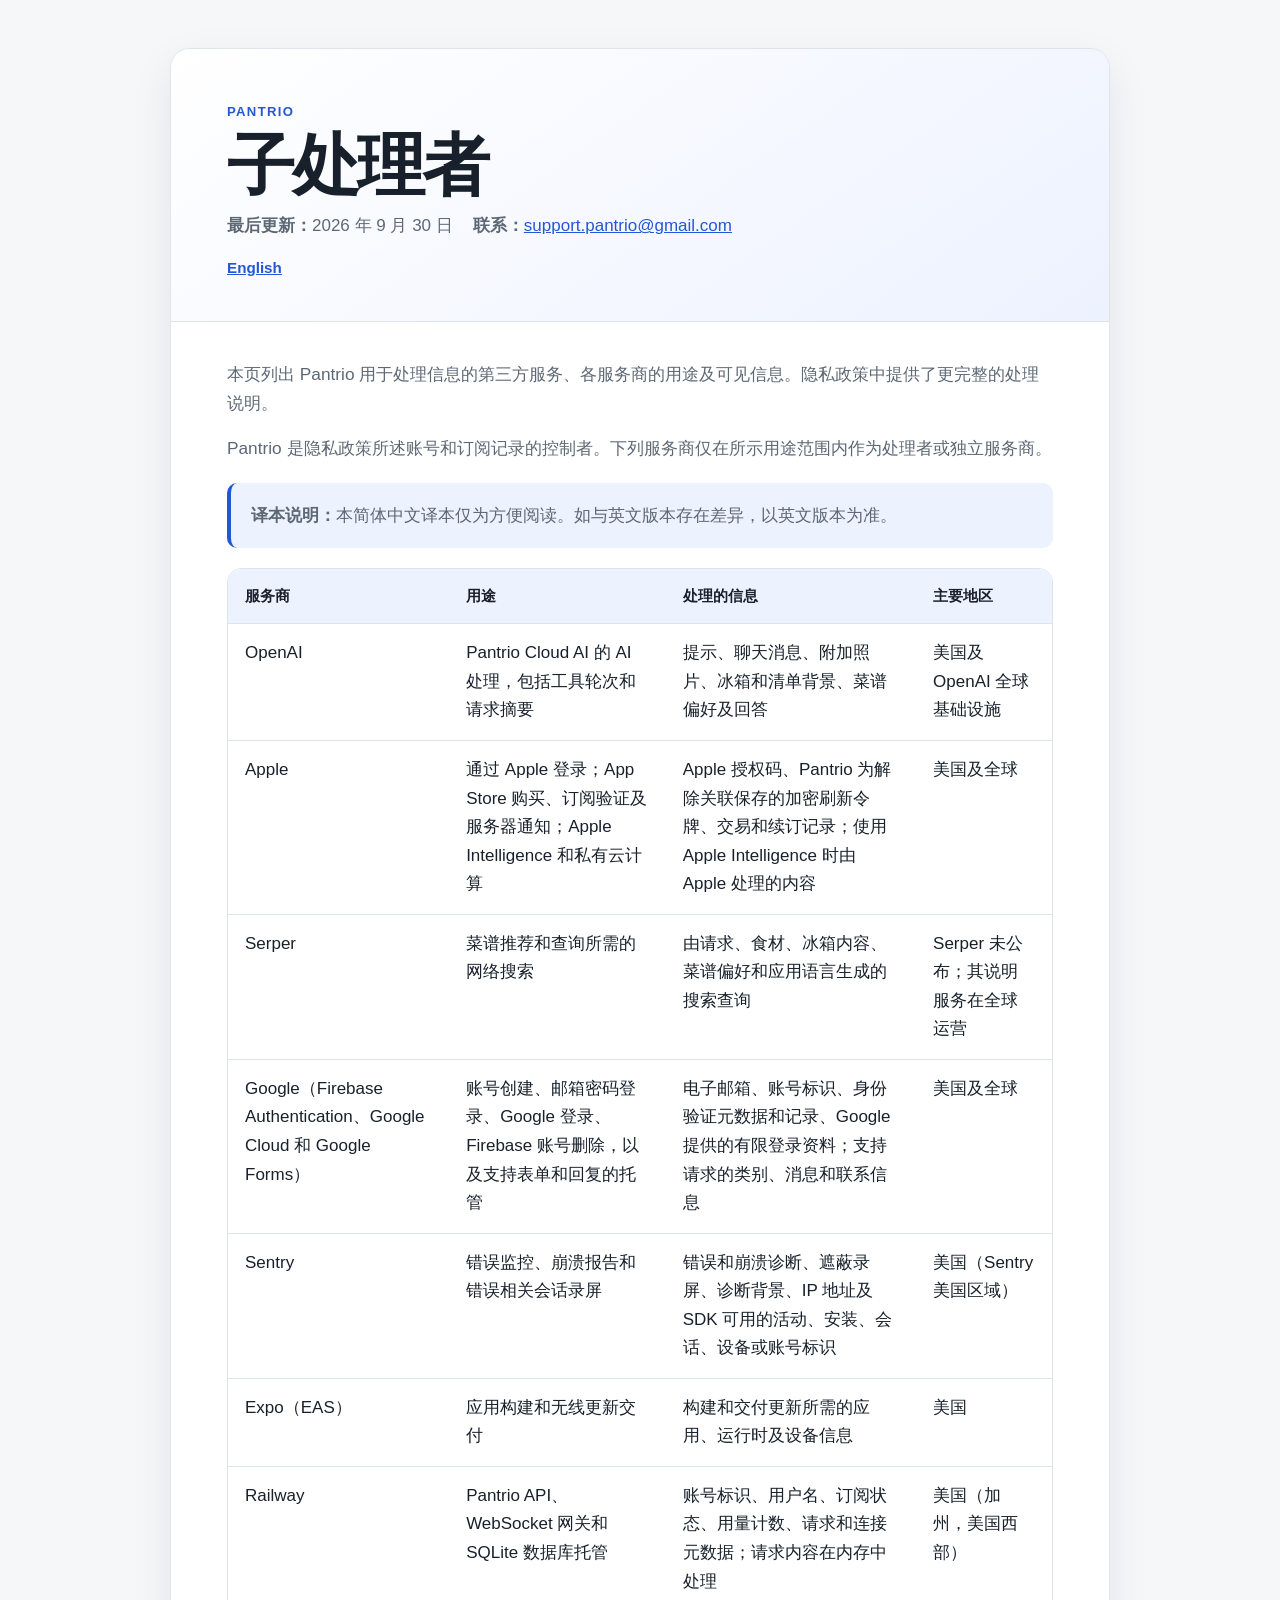
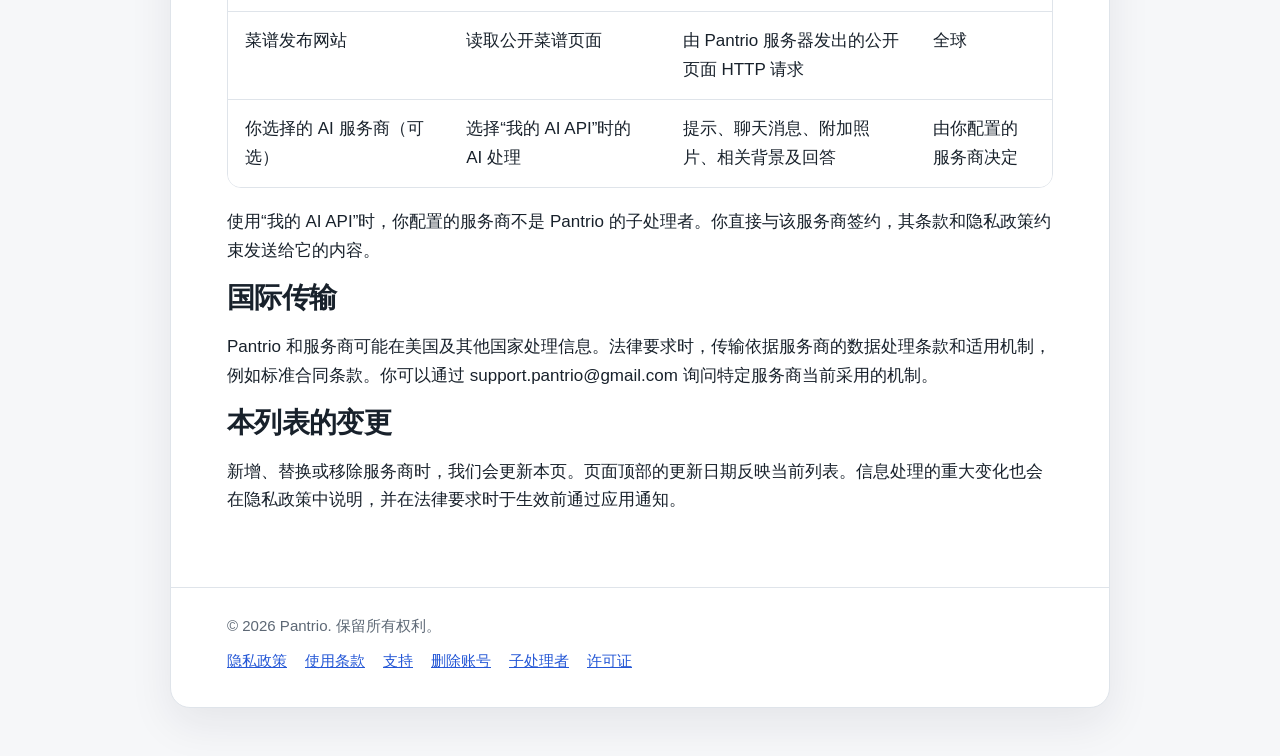
<file: zh-Hans/subprocessors.html>
<!doctype html>
<html lang="zh-Hans">
<head>
  <meta charset="utf-8">
  <meta name="viewport" content="width=device-width, initial-scale=1">
  <meta name="description" content="Pantrio 移动应用使用的第三方服务商和子处理者。">
  <meta name="robots" content="index,follow">
  <title>Pantrio 子处理者</title>
  <link rel="stylesheet" href="../legal-styles.css">
</head>
<body>
  <div class="page">
    <article class="card">
      <header>
        <p class="eyebrow">Pantrio</p>
        <h1>子处理者</h1>
        <div class="meta">
          <span><strong>最后更新：</strong>2026 年 9 月 30 日</span>
          <span><strong>联系：</strong><a href="mailto:support.pantrio@gmail.com">support.pantrio@gmail.com</a></span>
        </div>
        <a class="language-switch" href="../subprocessors.html?lang=en" hreflang="en" lang="en">English</a>
      </header>

      <main>
        <div class="intro">
          <p>本页列出 Pantrio 用于处理信息的第三方服务、各服务商的用途及可见信息。隐私政策中提供了更完整的处理说明。</p>
          <p>Pantrio 是隐私政策所述账号和订阅记录的控制者。下列服务商仅在所示用途范围内作为处理者或独立服务商。</p>
          <div class="notice"><strong>译本说明：</strong>本简体中文译本仅为方便阅读。如与英文版本存在差异，以英文版本为准。</div>
        </div>

        <div class="table-wrap" role="region" aria-label="子处理者列表" tabindex="0">
          <table>
            <thead><tr><th>服务商</th><th>用途</th><th>处理的信息</th><th>主要地区</th></tr></thead>
            <tbody>
              <tr>
                <td>OpenAI</td>
                <td>Pantrio Cloud AI 的 AI 处理，包括工具轮次和请求摘要</td>
                <td>提示、聊天消息、附加照片、冰箱和清单背景、菜谱偏好及回答</td>
                <td>美国及 OpenAI 全球基础设施</td>
              </tr>
              <tr>
                <td>Apple</td>
                <td>通过 Apple 登录；App Store 购买、订阅验证及服务器通知；Apple Intelligence 和私有云计算</td>
                <td>Apple 授权码、Pantrio 为解除关联保存的加密刷新令牌、交易和续订记录；使用 Apple Intelligence 时由 Apple 处理的内容</td>
                <td>美国及全球</td>
              </tr>
              <tr>
                <td>Serper</td>
                <td>菜谱推荐和查询所需的网络搜索</td>
                <td>由请求、食材、冰箱内容、菜谱偏好和应用语言生成的搜索查询</td>
                <td>Serper 未公布；其说明服务在全球运营</td>
              </tr>
              <tr>
                <td>Google（Firebase Authentication、Google Cloud 和 Google Forms）</td>
                <td>账号创建、邮箱密码登录、Google 登录、Firebase 账号删除，以及支持表单和回复的托管</td>
                <td>电子邮箱、账号标识、身份验证元数据和记录、Google 提供的有限登录资料；支持请求的类别、消息和联系信息</td>
                <td>美国及全球</td>
              </tr>
              <tr>
                <td>Sentry</td>
                <td>错误监控、崩溃报告和错误相关会话录屏</td>
                <td>错误和崩溃诊断、遮蔽录屏、诊断背景、IP 地址及 SDK 可用的活动、安装、会话、设备或账号标识</td>
                <td>美国（Sentry 美国区域）</td>
              </tr>
              <tr>
                <td>Expo（EAS）</td>
                <td>应用构建和无线更新交付</td>
                <td>构建和交付更新所需的应用、运行时及设备信息</td>
                <td>美国</td>
              </tr>
              <tr>
                <td>Railway</td>
                <td>Pantrio API、WebSocket 网关和 SQLite 数据库托管</td>
                <td>账号标识、用户名、订阅状态、用量计数、请求和连接元数据；请求内容在内存中处理</td>
                <td>美国（加州，美国西部）</td>
              </tr>
              <tr>
                <td>菜谱发布网站</td>
                <td>读取公开菜谱页面</td>
                <td>由 Pantrio 服务器发出的公开页面 HTTP 请求</td>
                <td>全球</td>
              </tr>
              <tr>
                <td>你选择的 AI 服务商（可选）</td>
                <td>选择“我的 AI API”时的 AI 处理</td>
                <td>提示、聊天消息、附加照片、相关背景及回答</td>
                <td>由你配置的服务商决定</td>
              </tr>
            </tbody>
          </table>
        </div>

        <p>使用“我的 AI API”时，你配置的服务商不是 Pantrio 的子处理者。你直接与该服务商签约，其条款和隐私政策约束发送给它的内容。</p>

        <h2>国际传输</h2>
        <p>Pantrio 和服务商可能在美国及其他国家处理信息。法律要求时，传输依据服务商的数据处理条款和适用机制，例如标准合同条款。你可以通过 support.pantrio@gmail.com 询问特定服务商当前采用的机制。</p>

        <h2>本列表的变更</h2>
        <p>新增、替换或移除服务商时，我们会更新本页。页面顶部的更新日期反映当前列表。信息处理的重大变化也会在隐私政策中说明，并在法律要求时于生效前通过应用通知。</p>
      </main>

      <footer>
        &copy; 2026 Pantrio. 保留所有权利。
        <div class="site-links">
          <a href="index.html">隐私政策</a>
          <a href="terms-of-use.html">使用条款</a>
          <a href="support.html">支持</a>
          <a href="delete-account.html">删除账号</a>
          <a href="subprocessors.html">子处理者</a>
          <a href="licenses.html">许可证</a>
        </div>
      </footer>
    </article>
  </div>
</body>
</html>
</file>
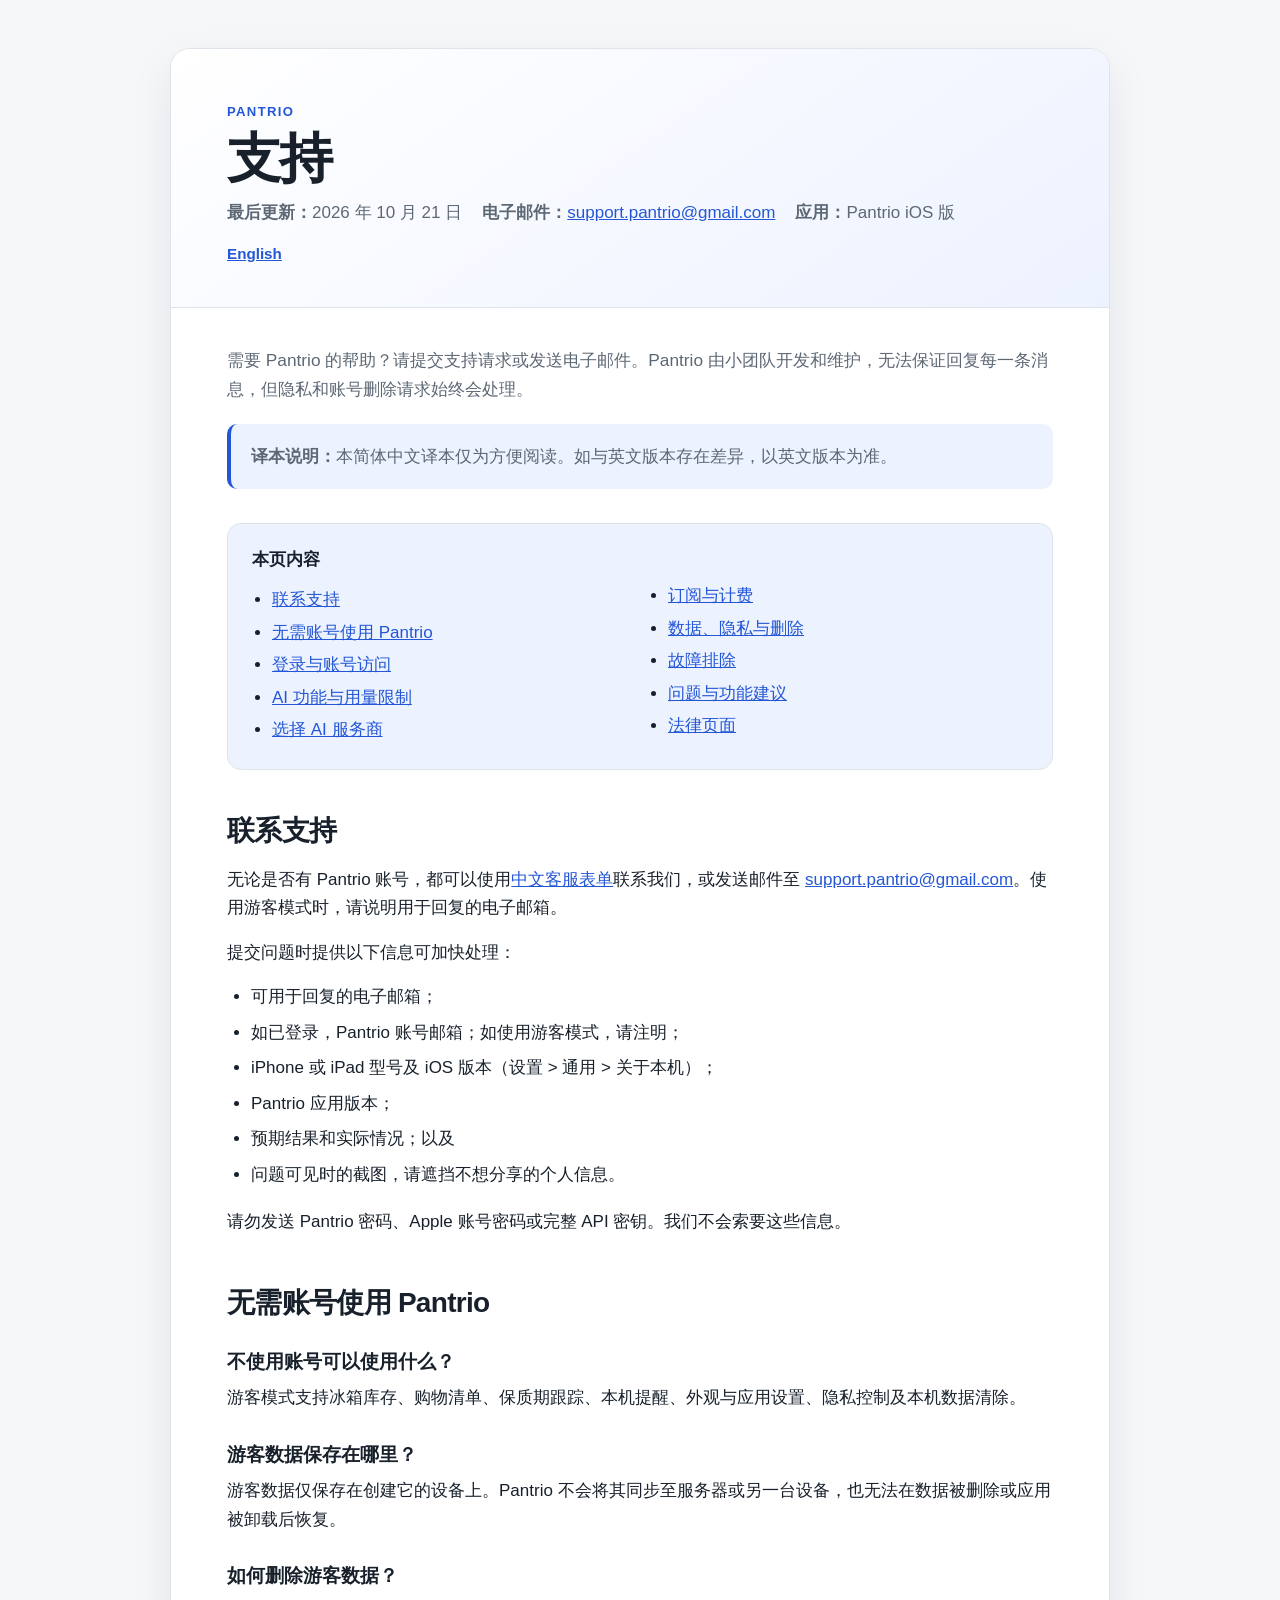
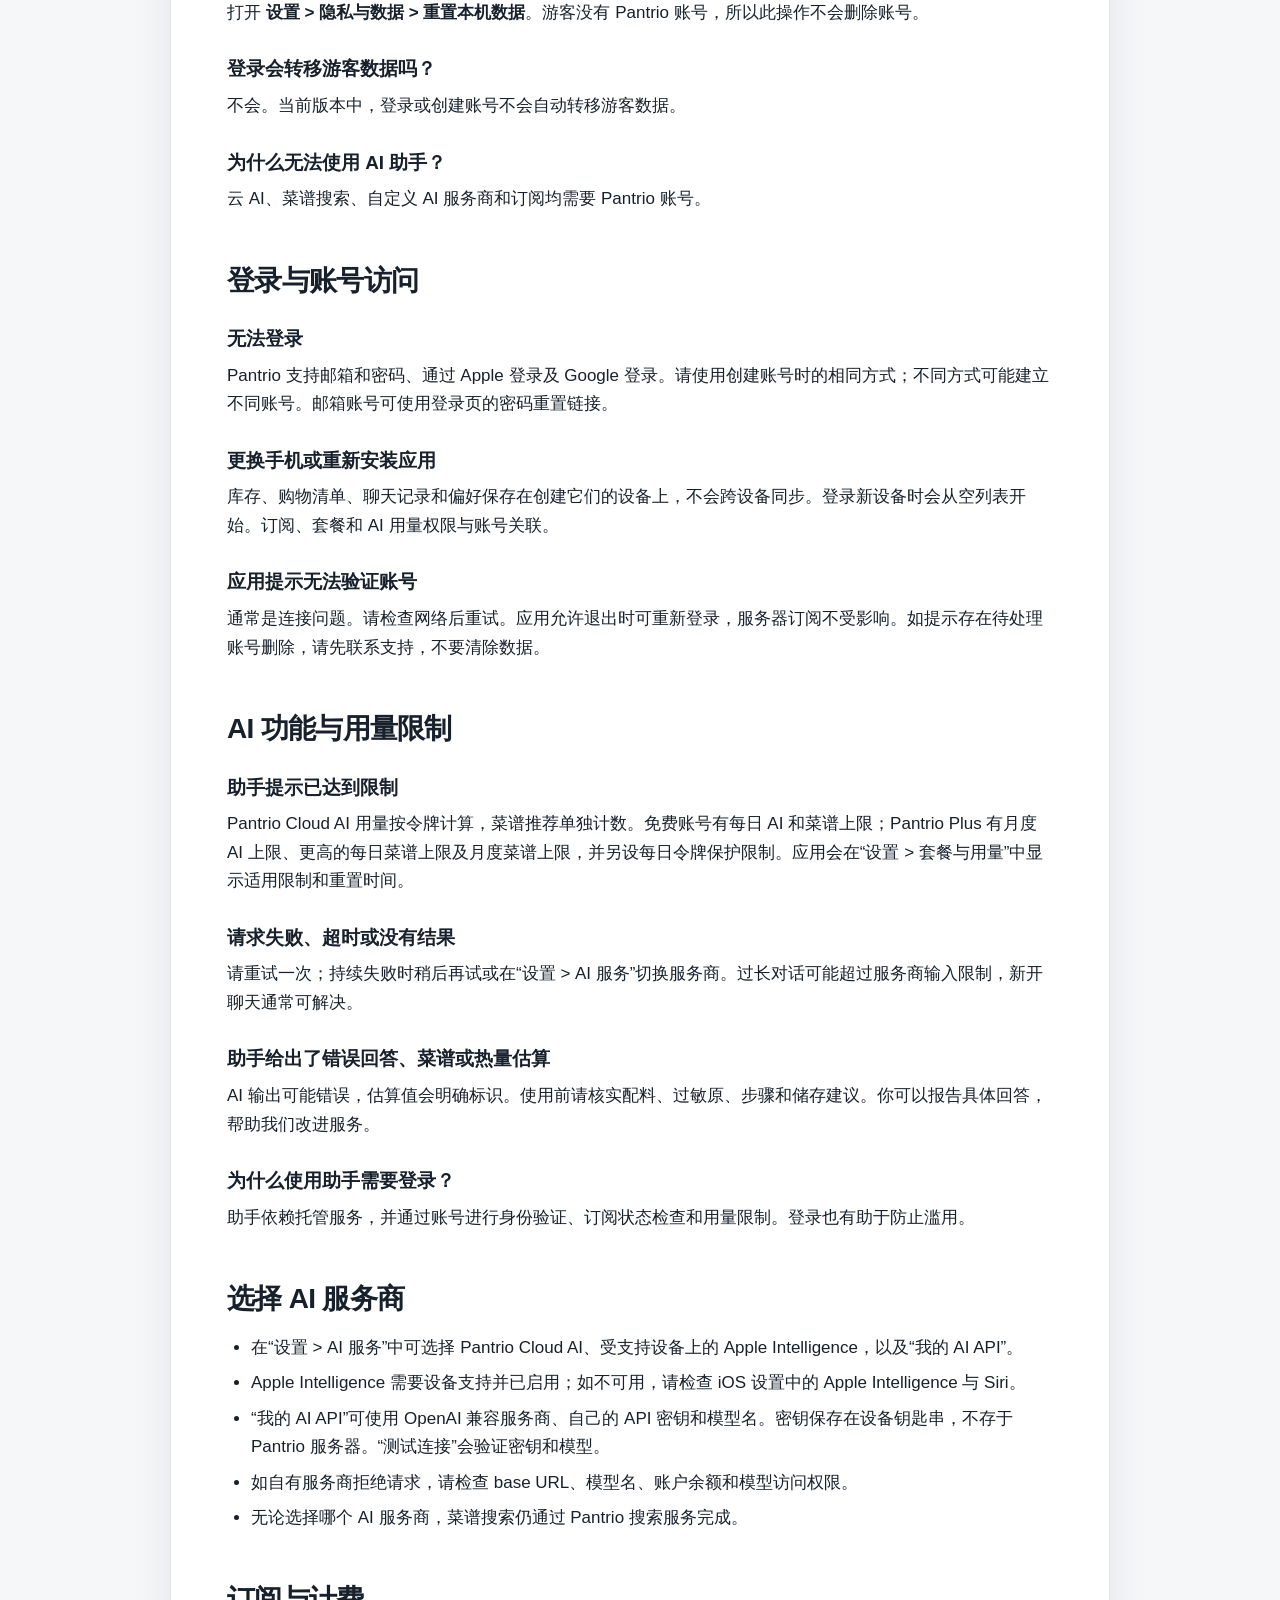
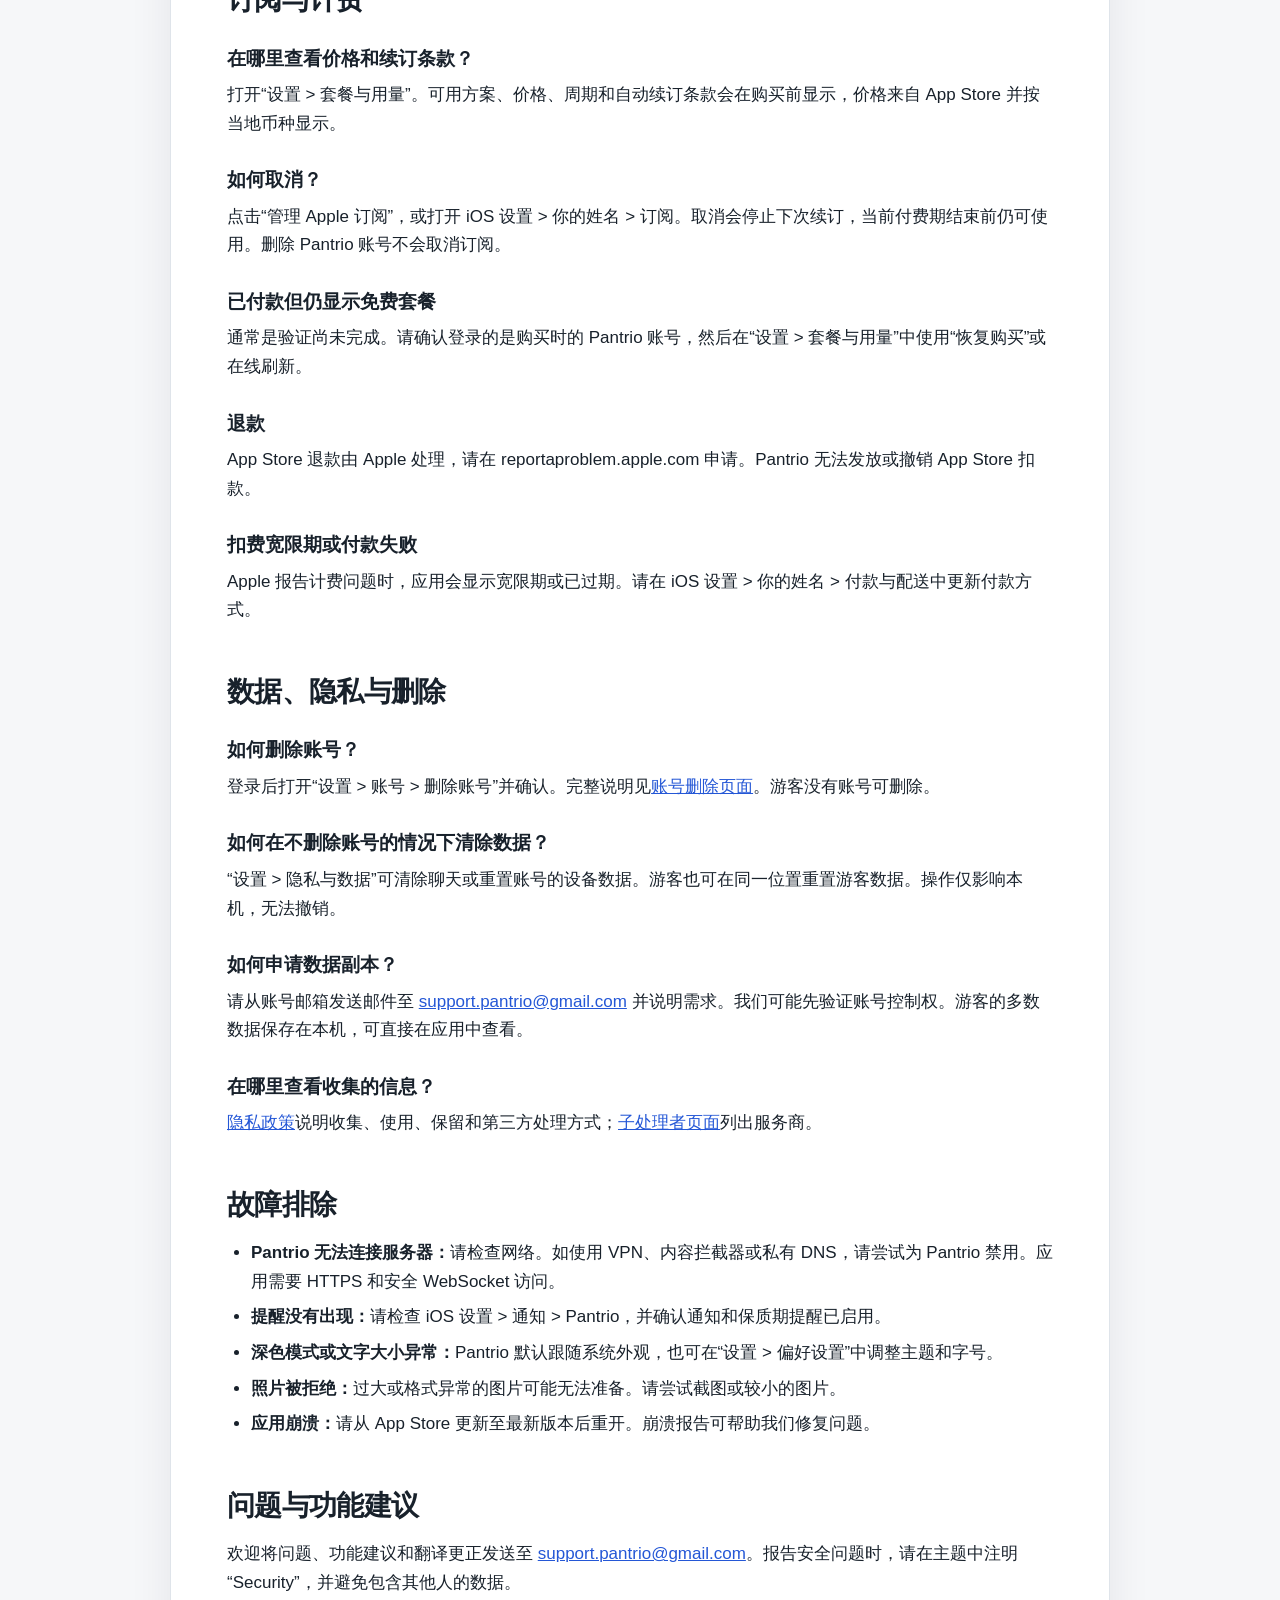
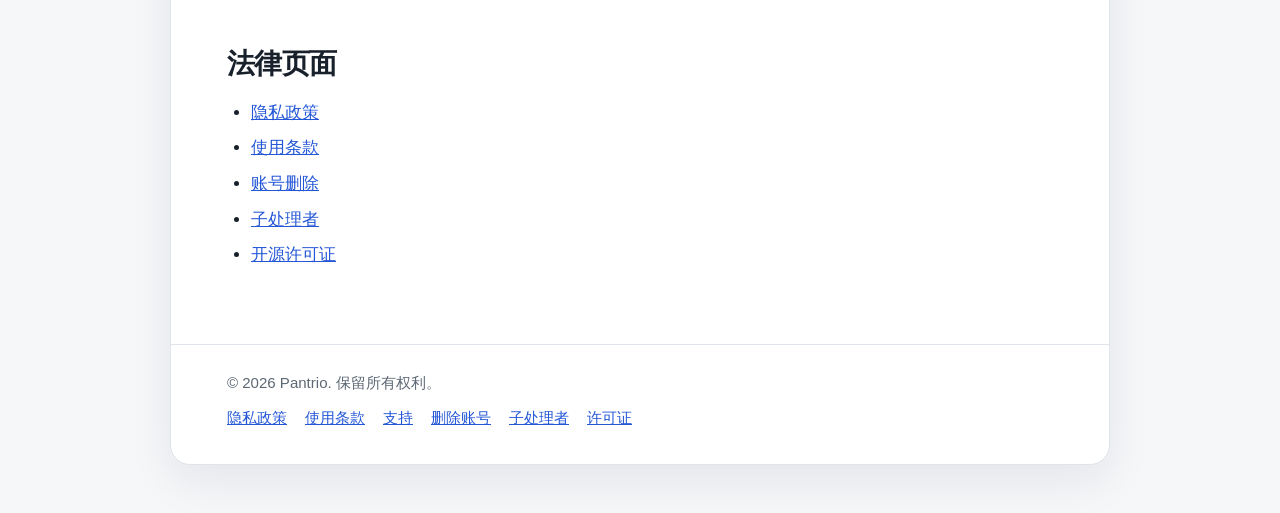
<file: zh-Hans/support.html>
<!doctype html>
<html lang="zh-Hans">
<head>
  <meta charset="utf-8">
  <meta name="viewport" content="width=device-width, initial-scale=1">
  <meta name="description" content="Pantrio 移动应用支持和联系信息。">
  <meta name="robots" content="index,follow">
  <title>Pantrio 支持</title>
  <link rel="stylesheet" href="../legal-styles.css">
</head>
<body>
  <div class="page">
    <article class="card">
      <header>
        <p class="eyebrow">Pantrio</p>
        <h1 class="compact">支持</h1>
        <div class="meta">
          <span><strong>最后更新：</strong>2026 年 10 月 21 日</span>
          <span><strong>电子邮件：</strong><a href="mailto:support.pantrio@gmail.com">support.pantrio@gmail.com</a></span>
          <span><strong>应用：</strong>Pantrio iOS 版</span>
        </div>
        <a class="language-switch" href="../support.html?lang=en" hreflang="en" lang="en">English</a>
      </header>

      <main>
        <div class="intro">
          <p>需要 Pantrio 的帮助？请提交支持请求或发送电子邮件。Pantrio 由小团队开发和维护，无法保证回复每一条消息，但隐私和账号删除请求始终会处理。</p>
          <div class="notice"><strong>译本说明：</strong>本简体中文译本仅为方便阅读。如与英文版本存在差异，以英文版本为准。</div>
        </div>

        <nav aria-label="支持页面目录">
          <strong>本页内容</strong>
          <ul>
            <li><a href="#contact">联系支持</a></li>
            <li><a href="#guest-support">无需账号使用 Pantrio</a></li>
            <li><a href="#account">登录与账号访问</a></li>
            <li><a href="#ai">AI 功能与用量限制</a></li>
            <li><a href="#providers">选择 AI 服务商</a></li>
            <li><a href="#billing">订阅与计费</a></li>
            <li><a href="#data">数据、隐私与删除</a></li>
            <li><a href="#troubleshooting">故障排除</a></li>
            <li><a href="#feedback">问题与功能建议</a></li>
            <li><a href="#legal">法律页面</a></li>
          </ul>
        </nav>

        <section id="contact">
          <h2>联系支持</h2>
          <p>无论是否有 Pantrio 账号，都可以使用<a href="https://forms.gle/BTLSqnhJP4xjc67h9" rel="noopener noreferrer">中文客服表单</a>联系我们，或发送邮件至 <a href="mailto:support.pantrio@gmail.com">support.pantrio@gmail.com</a>。使用游客模式时，请说明用于回复的电子邮箱。</p>
          <p>提交问题时提供以下信息可加快处理：</p>
          <ul>
            <li>可用于回复的电子邮箱；</li>
            <li>如已登录，Pantrio 账号邮箱；如使用游客模式，请注明；</li>
            <li>iPhone 或 iPad 型号及 iOS 版本（设置 &gt; 通用 &gt; 关于本机）；</li>
            <li>Pantrio 应用版本；</li>
            <li>预期结果和实际情况；以及</li>
            <li>问题可见时的截图，请遮挡不想分享的个人信息。</li>
          </ul>
          <p>请勿发送 Pantrio 密码、Apple 账号密码或完整 API 密钥。我们不会索要这些信息。</p>
        </section>

        <section id="guest-support">
          <h2>无需账号使用 Pantrio</h2>
          <div class="faq">
            <h3>不使用账号可以使用什么？</h3>
            <p>游客模式支持冰箱库存、购物清单、保质期跟踪、本机提醒、外观与应用设置、隐私控制及本机数据清除。</p>
            <h3>游客数据保存在哪里？</h3>
            <p>游客数据仅保存在创建它的设备上。Pantrio 不会将其同步至服务器或另一台设备，也无法在数据被删除或应用被卸载后恢复。</p>
            <h3>如何删除游客数据？</h3>
            <p>打开 <strong>设置 &gt; 隐私与数据 &gt; 重置本机数据</strong>。游客没有 Pantrio 账号，所以此操作不会删除账号。</p>
            <h3>登录会转移游客数据吗？</h3>
            <p>不会。当前版本中，登录或创建账号不会自动转移游客数据。</p>
            <h3>为什么无法使用 AI 助手？</h3>
            <p>云 AI、菜谱搜索、自定义 AI 服务商和订阅均需要 Pantrio 账号。</p>
          </div>
        </section>

        <section id="account">
          <h2>登录与账号访问</h2>
          <div class="faq">
            <h3>无法登录</h3>
            <p>Pantrio 支持邮箱和密码、通过 Apple 登录及 Google 登录。请使用创建账号时的相同方式；不同方式可能建立不同账号。邮箱账号可使用登录页的密码重置链接。</p>
            <h3>更换手机或重新安装应用</h3>
            <p>库存、购物清单、聊天记录和偏好保存在创建它们的设备上，不会跨设备同步。登录新设备时会从空列表开始。订阅、套餐和 AI 用量权限与账号关联。</p>
            <h3>应用提示无法验证账号</h3>
            <p>通常是连接问题。请检查网络后重试。应用允许退出时可重新登录，服务器订阅不受影响。如提示存在待处理账号删除，请先联系支持，不要清除数据。</p>
          </div>
        </section>

        <section id="ai">
          <h2>AI 功能与用量限制</h2>
          <div class="faq">
            <h3>助手提示已达到限制</h3>
            <p>Pantrio Cloud AI 用量按令牌计算，菜谱推荐单独计数。免费账号有每日 AI 和菜谱上限；Pantrio Plus 有月度 AI 上限、更高的每日菜谱上限及月度菜谱上限，并另设每日令牌保护限制。应用会在“设置 &gt; 套餐与用量”中显示适用限制和重置时间。</p>
            <h3>请求失败、超时或没有结果</h3>
            <p>请重试一次；持续失败时稍后再试或在“设置 &gt; AI 服务”切换服务商。过长对话可能超过服务商输入限制，新开聊天通常可解决。</p>
            <h3>助手给出了错误回答、菜谱或热量估算</h3>
            <p>AI 输出可能错误，估算值会明确标识。使用前请核实配料、过敏原、步骤和储存建议。你可以报告具体回答，帮助我们改进服务。</p>
            <h3>为什么使用助手需要登录？</h3>
            <p>助手依赖托管服务，并通过账号进行身份验证、订阅状态检查和用量限制。登录也有助于防止滥用。</p>
          </div>
        </section>

        <section id="providers">
          <h2>选择 AI 服务商</h2>
          <ul>
            <li>在“设置 &gt; AI 服务”中可选择 Pantrio Cloud AI、受支持设备上的 Apple Intelligence，以及“我的 AI API”。</li>
            <li>Apple Intelligence 需要设备支持并已启用；如不可用，请检查 iOS 设置中的 Apple Intelligence 与 Siri。</li>
            <li>“我的 AI API”可使用 OpenAI 兼容服务商、自己的 API 密钥和模型名。密钥保存在设备钥匙串，不存于 Pantrio 服务器。“测试连接”会验证密钥和模型。</li>
            <li>如自有服务商拒绝请求，请检查 base URL、模型名、账户余额和模型访问权限。</li>
            <li>无论选择哪个 AI 服务商，菜谱搜索仍通过 Pantrio 搜索服务完成。</li>
          </ul>
        </section>

        <section id="billing">
          <h2>订阅与计费</h2>
          <div class="faq">
            <h3>在哪里查看价格和续订条款？</h3>
            <p>打开“设置 &gt; 套餐与用量”。可用方案、价格、周期和自动续订条款会在购买前显示，价格来自 App Store 并按当地币种显示。</p>
            <h3>如何取消？</h3>
            <p>点击“管理 Apple 订阅”，或打开 iOS 设置 &gt; 你的姓名 &gt; 订阅。取消会停止下次续订，当前付费期结束前仍可使用。删除 Pantrio 账号不会取消订阅。</p>
            <h3>已付款但仍显示免费套餐</h3>
            <p>通常是验证尚未完成。请确认登录的是购买时的 Pantrio 账号，然后在“设置 &gt; 套餐与用量”中使用“恢复购买”或在线刷新。</p>
            <h3>退款</h3>
            <p>App Store 退款由 Apple 处理，请在 reportaproblem.apple.com 申请。Pantrio 无法发放或撤销 App Store 扣款。</p>
            <h3>扣费宽限期或付款失败</h3>
            <p>Apple 报告计费问题时，应用会显示宽限期或已过期。请在 iOS 设置 &gt; 你的姓名 &gt; 付款与配送中更新付款方式。</p>
          </div>
        </section>

        <section id="data">
          <h2>数据、隐私与删除</h2>
          <div class="faq">
            <h3>如何删除账号？</h3>
            <p>登录后打开“设置 &gt; 账号 &gt; 删除账号”并确认。完整说明见<a href="delete-account.html">账号删除页面</a>。游客没有账号可删除。</p>
            <h3>如何在不删除账号的情况下清除数据？</h3>
            <p>“设置 &gt; 隐私与数据”可清除聊天或重置账号的设备数据。游客也可在同一位置重置游客数据。操作仅影响本机，无法撤销。</p>
            <h3>如何申请数据副本？</h3>
            <p>请从账号邮箱发送邮件至 <a href="mailto:support.pantrio@gmail.com">support.pantrio@gmail.com</a> 并说明需求。我们可能先验证账号控制权。游客的多数数据保存在本机，可直接在应用中查看。</p>
            <h3>在哪里查看收集的信息？</h3>
            <p><a href="index.html">隐私政策</a>说明收集、使用、保留和第三方处理方式；<a href="subprocessors.html">子处理者页面</a>列出服务商。</p>
          </div>
        </section>

        <section id="troubleshooting">
          <h2>故障排除</h2>
          <ul>
            <li><strong>Pantrio 无法连接服务器：</strong>请检查网络。如使用 VPN、内容拦截器或私有 DNS，请尝试为 Pantrio 禁用。应用需要 HTTPS 和安全 WebSocket 访问。</li>
            <li><strong>提醒没有出现：</strong>请检查 iOS 设置 &gt; 通知 &gt; Pantrio，并确认通知和保质期提醒已启用。</li>
            <li><strong>深色模式或文字大小异常：</strong>Pantrio 默认跟随系统外观，也可在“设置 &gt; 偏好设置”中调整主题和字号。</li>
            <li><strong>照片被拒绝：</strong>过大或格式异常的图片可能无法准备。请尝试截图或较小的图片。</li>
            <li><strong>应用崩溃：</strong>请从 App Store 更新至最新版本后重开。崩溃报告可帮助我们修复问题。</li>
          </ul>
        </section>

        <section id="feedback">
          <h2>问题与功能建议</h2>
          <p>欢迎将问题、功能建议和翻译更正发送至 <a href="mailto:support.pantrio@gmail.com">support.pantrio@gmail.com</a>。报告安全问题时，请在主题中注明“Security”，并避免包含其他人的数据。</p>
        </section>

        <section id="legal">
          <h2>法律页面</h2>
          <ul>
            <li><a href="index.html">隐私政策</a></li>
            <li><a href="terms-of-use.html">使用条款</a></li>
            <li><a href="delete-account.html">账号删除</a></li>
            <li><a href="subprocessors.html">子处理者</a></li>
            <li><a href="licenses.html">开源许可证</a></li>
          </ul>
        </section>
      </main>

      <footer>
        &copy; 2026 Pantrio. 保留所有权利。
        <div class="site-links">
          <a href="index.html">隐私政策</a>
          <a href="terms-of-use.html">使用条款</a>
          <a href="support.html">支持</a>
          <a href="delete-account.html">删除账号</a>
          <a href="subprocessors.html">子处理者</a>
          <a href="licenses.html">许可证</a>
        </div>
      </footer>
    </article>
  </div>
</body>
</html>
</file>
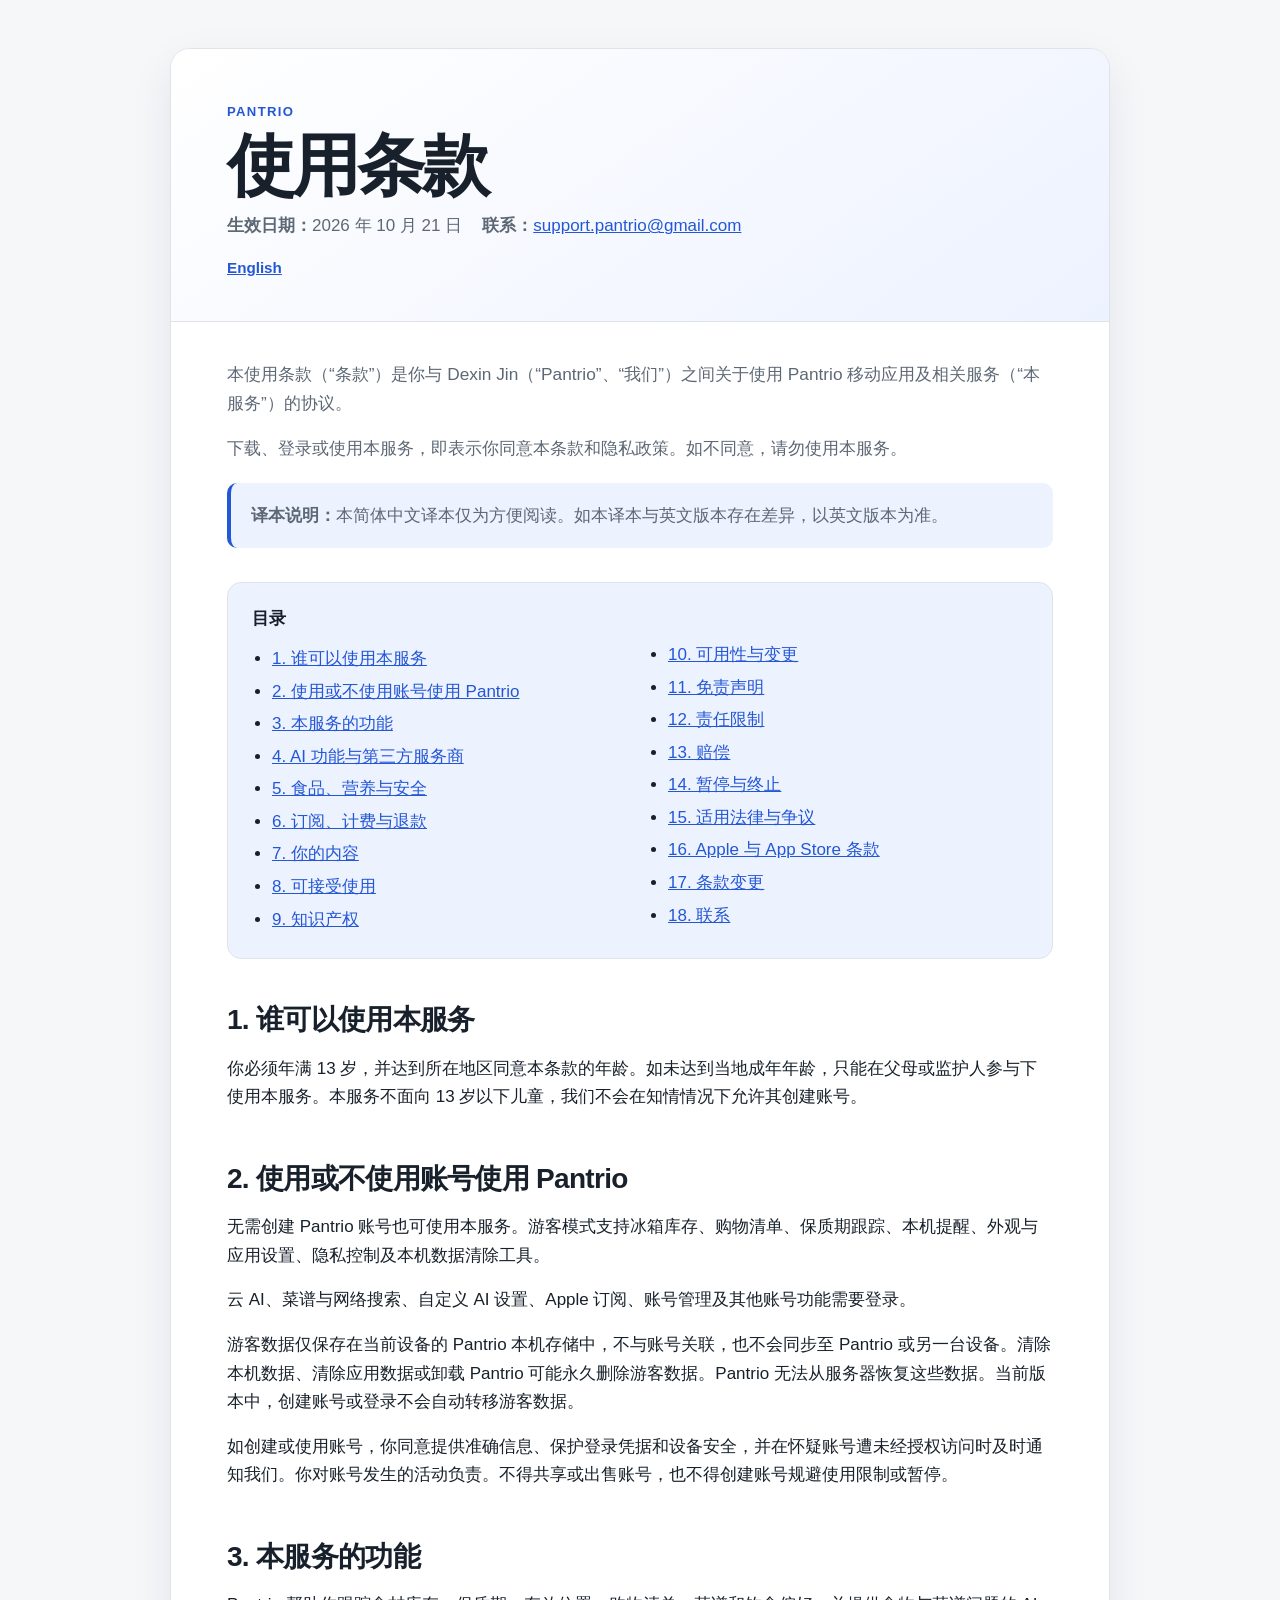
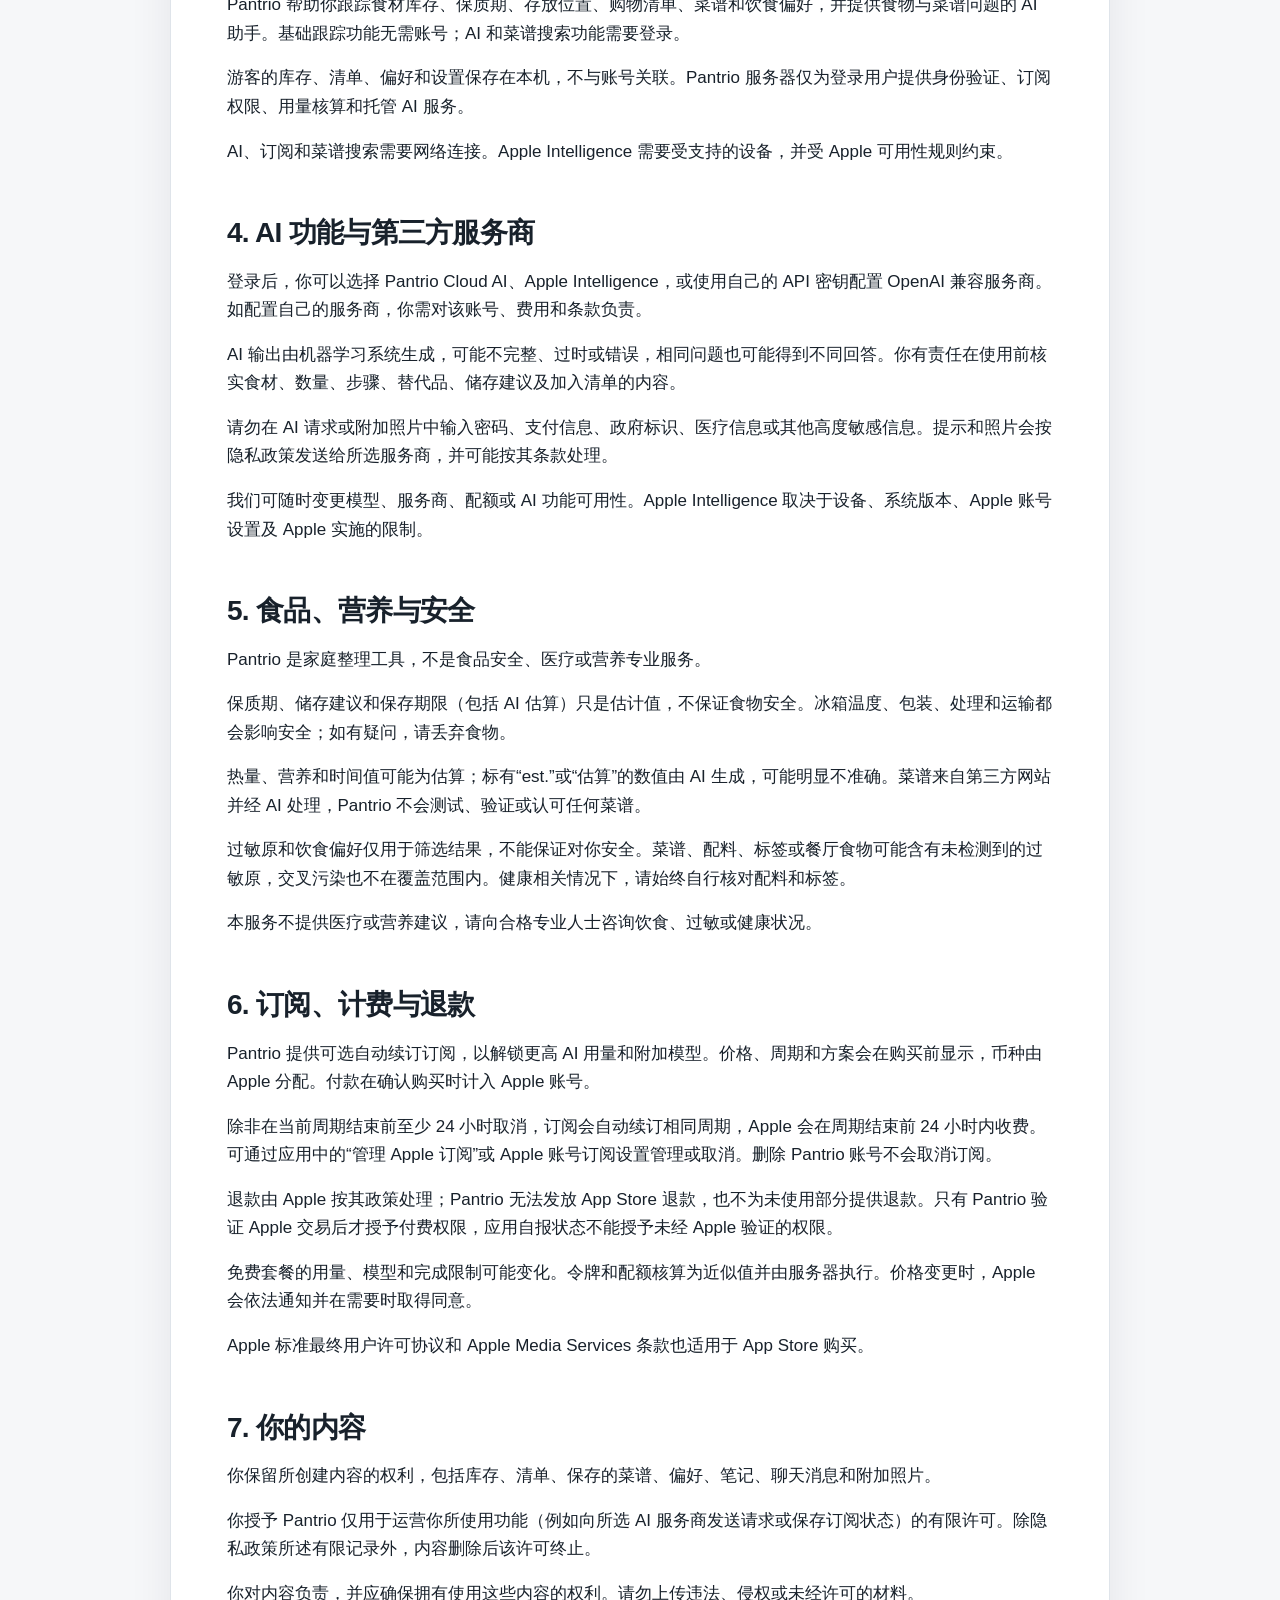
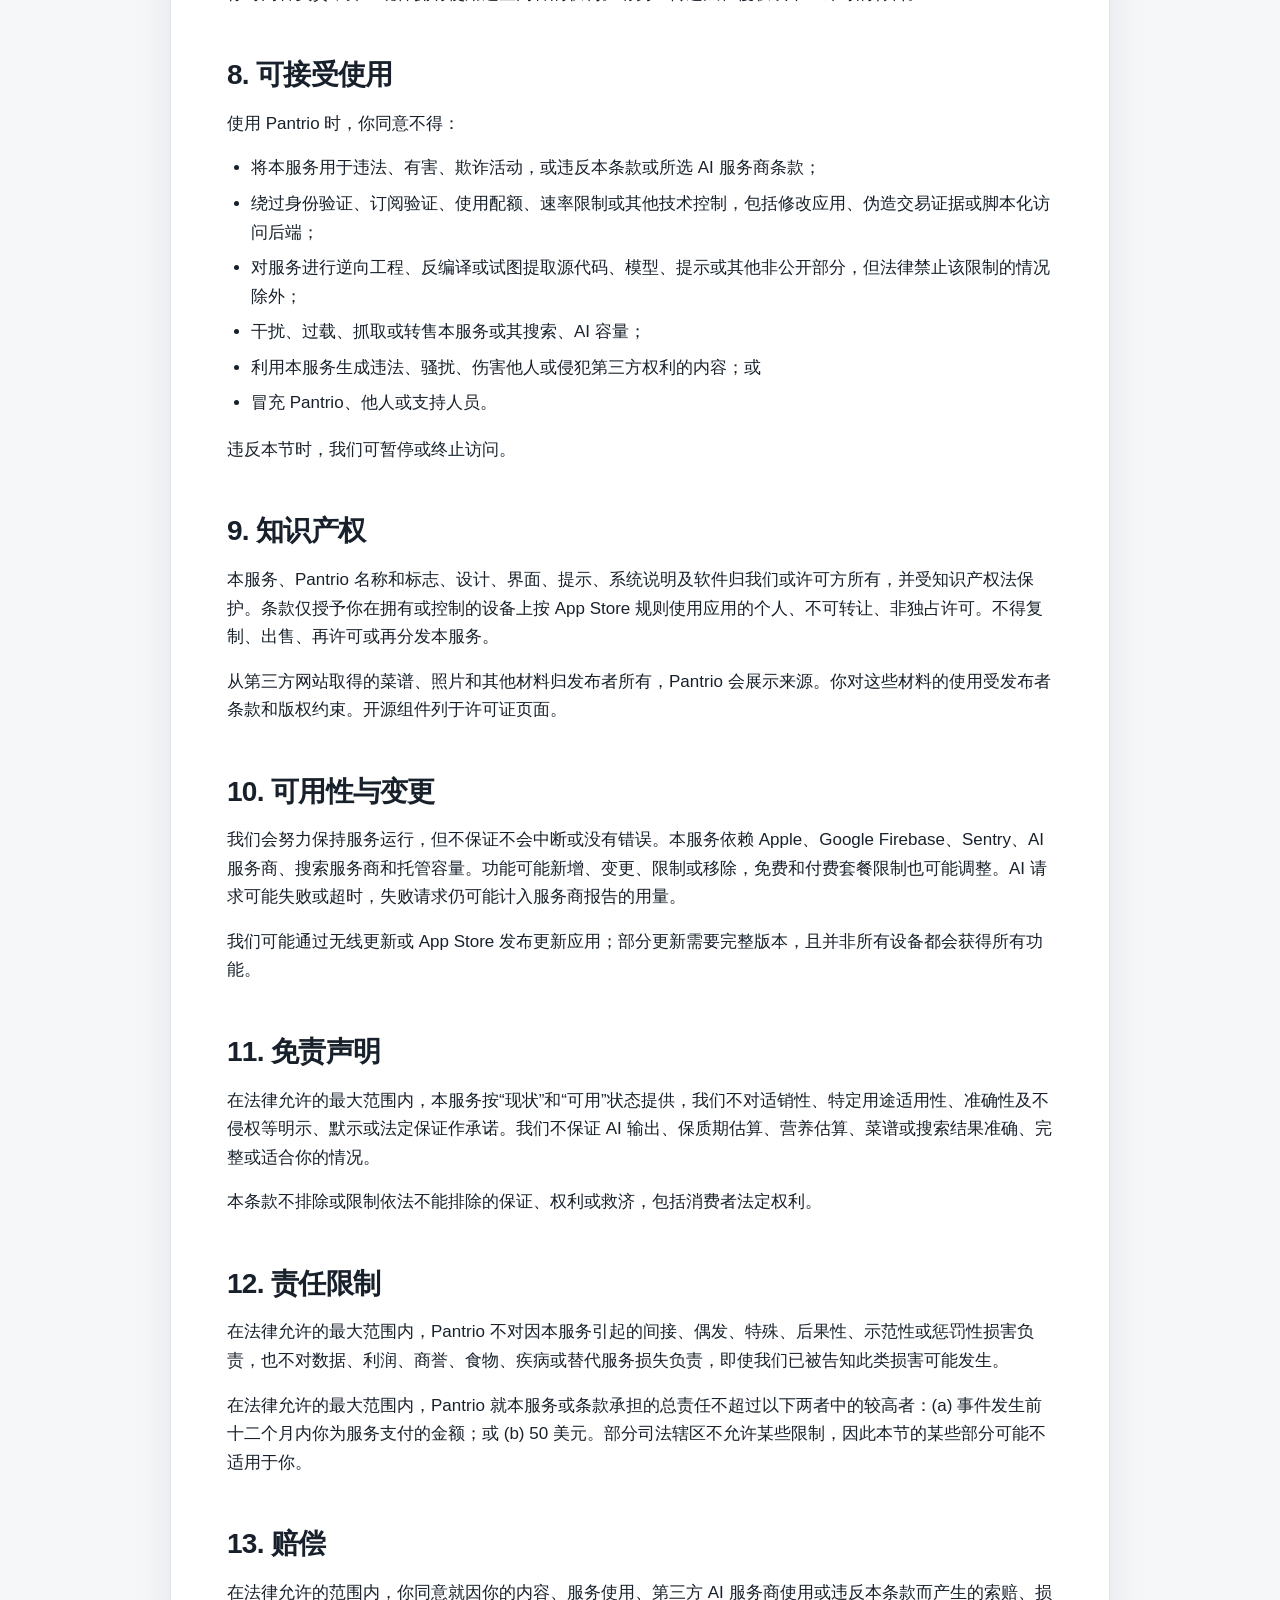
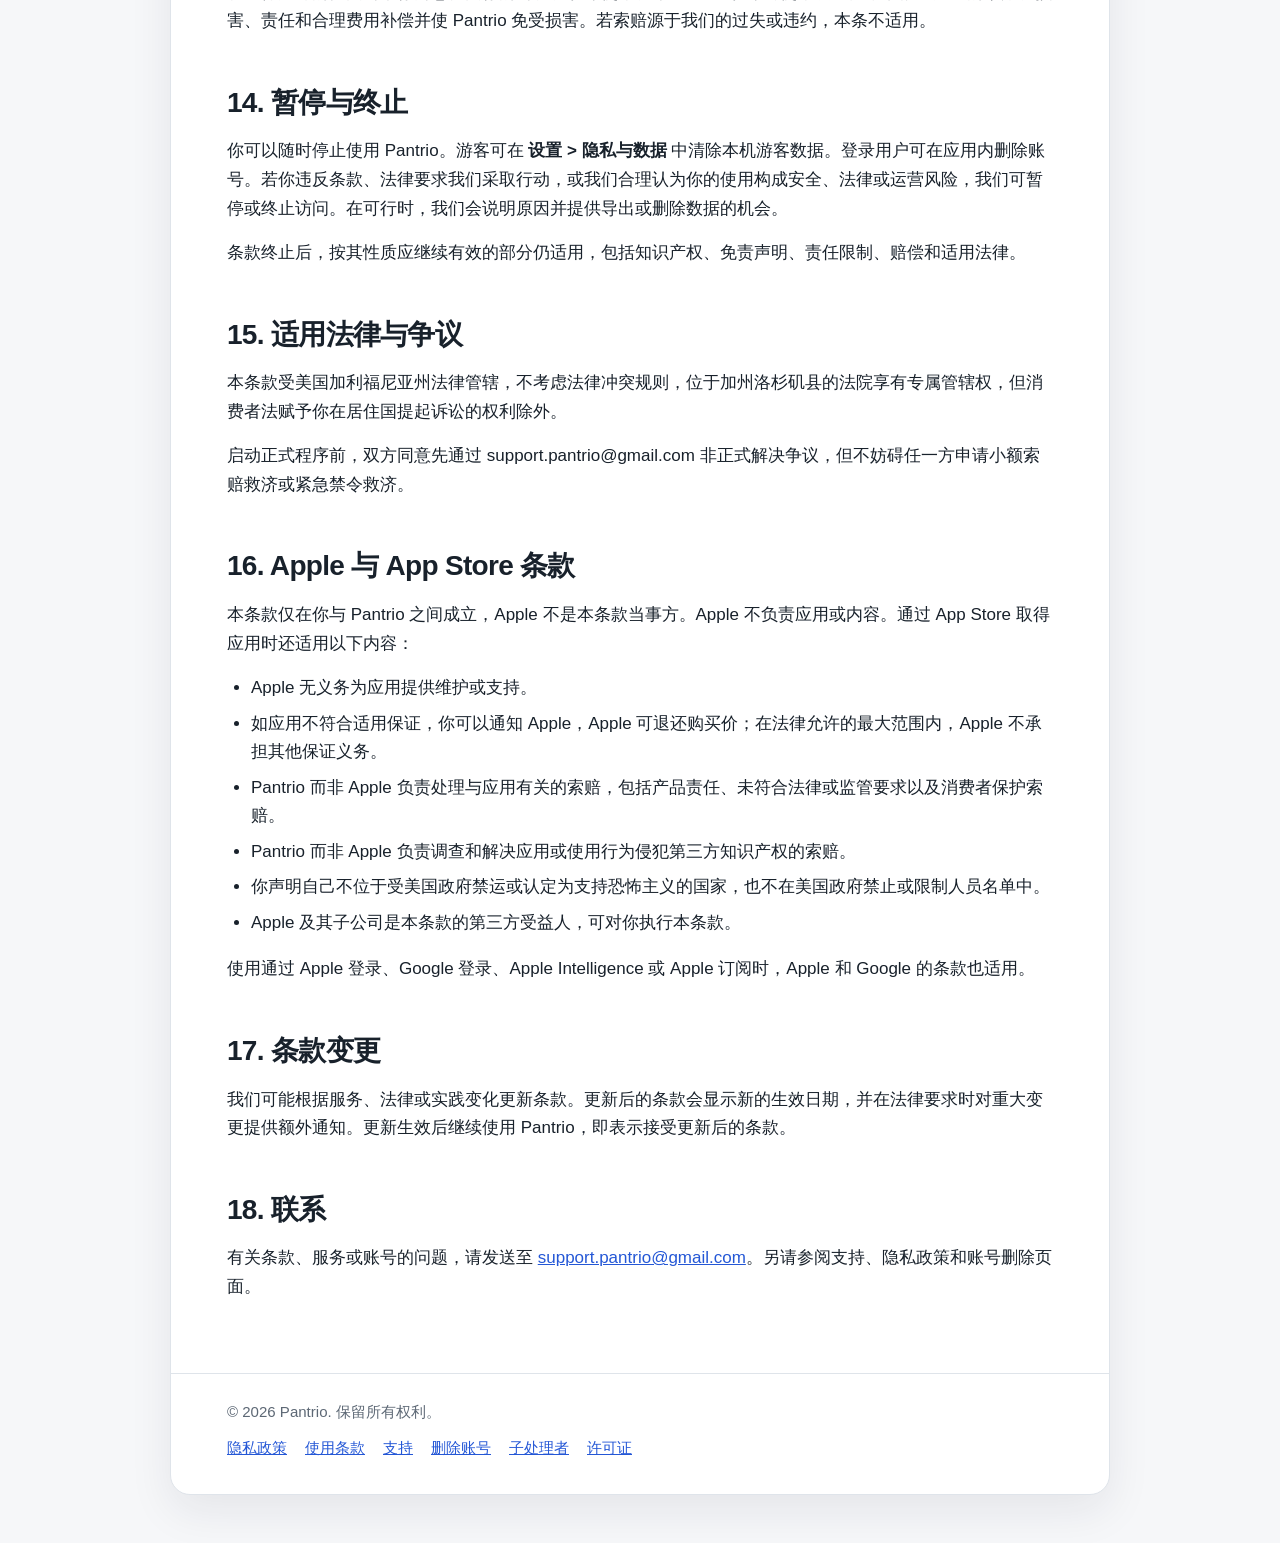
<file: zh-Hans/terms-of-use.html>
<!doctype html>
<html lang="zh-Hans">
<head>
  <meta charset="utf-8">
  <meta name="viewport" content="width=device-width, initial-scale=1">
  <meta name="description" content="Pantrio 移动应用使用条款。">
  <meta name="robots" content="index,follow">
  <title>Pantrio 使用条款</title>
  <link rel="stylesheet" href="../legal-styles.css">
</head>
<body>
  <div class="page">
    <article class="card">
      <header>
        <p class="eyebrow">Pantrio</p>
        <h1>使用条款</h1>
        <div class="meta">
          <span><strong>生效日期：</strong>2026 年 10 月 21 日</span>
          <span><strong>联系：</strong><a href="mailto:support.pantrio@gmail.com">support.pantrio@gmail.com</a></span>
        </div>
        <a class="language-switch" href="../terms-of-use.html?lang=en" hreflang="en" lang="en">English</a>
      </header>

      <main>
        <div class="intro">
          <p>本使用条款（“条款”）是你与 Dexin Jin（“Pantrio”、“我们”）之间关于使用 Pantrio 移动应用及相关服务（“本服务”）的协议。</p>
          <p>下载、登录或使用本服务，即表示你同意本条款和隐私政策。如不同意，请勿使用本服务。</p>
          <div class="notice"><strong>译本说明：</strong>本简体中文译本仅为方便阅读。如本译本与英文版本存在差异，以英文版本为准。</div>
        </div>

        <nav aria-label="使用条款目录">
          <strong>目录</strong>
          <ul>
            <li><a href="#eligibility">1. 谁可以使用本服务</a></li>
            <li><a href="#account">2. 使用或不使用账号使用 Pantrio</a></li>
            <li><a href="#service">3. 本服务的功能</a></li>
            <li><a href="#ai">4. AI 功能与第三方服务商</a></li>
            <li><a href="#safety">5. 食品、营养与安全</a></li>
            <li><a href="#subscriptions">6. 订阅、计费与退款</a></li>
            <li><a href="#content">7. 你的内容</a></li>
            <li><a href="#acceptable-use">8. 可接受使用</a></li>
            <li><a href="#ip">9. 知识产权</a></li>
            <li><a href="#availability">10. 可用性与变更</a></li>
            <li><a href="#disclaimers">11. 免责声明</a></li>
            <li><a href="#liability">12. 责任限制</a></li>
            <li><a href="#indemnity">13. 赔偿</a></li>
            <li><a href="#termination">14. 暂停与终止</a></li>
            <li><a href="#law">15. 适用法律与争议</a></li>
            <li><a href="#apple">16. Apple 与 App Store 条款</a></li>
            <li><a href="#changes">17. 条款变更</a></li>
            <li><a href="#contact">18. 联系</a></li>
          </ul>
        </nav>

        <section id="eligibility">
          <h2>1. 谁可以使用本服务</h2>
          <p>你必须年满 13 岁，并达到所在地区同意本条款的年龄。如未达到当地成年年龄，只能在父母或监护人参与下使用本服务。本服务不面向 13 岁以下儿童，我们不会在知情情况下允许其创建账号。</p>
        </section>

        <section id="account">
          <h2>2. 使用或不使用账号使用 Pantrio</h2>
          <p>无需创建 Pantrio 账号也可使用本服务。游客模式支持冰箱库存、购物清单、保质期跟踪、本机提醒、外观与应用设置、隐私控制及本机数据清除工具。</p>
          <p>云 AI、菜谱与网络搜索、自定义 AI 设置、Apple 订阅、账号管理及其他账号功能需要登录。</p>
          <p>游客数据仅保存在当前设备的 Pantrio 本机存储中，不与账号关联，也不会同步至 Pantrio 或另一台设备。清除本机数据、清除应用数据或卸载 Pantrio 可能永久删除游客数据。Pantrio 无法从服务器恢复这些数据。当前版本中，创建账号或登录不会自动转移游客数据。</p>
          <p>如创建或使用账号，你同意提供准确信息、保护登录凭据和设备安全，并在怀疑账号遭未经授权访问时及时通知我们。你对账号发生的活动负责。不得共享或出售账号，也不得创建账号规避使用限制或暂停。</p>
        </section>

        <section id="service">
          <h2>3. 本服务的功能</h2>
          <p>Pantrio 帮助你跟踪食材库存、保质期、存放位置、购物清单、菜谱和饮食偏好，并提供食物与菜谱问题的 AI 助手。基础跟踪功能无需账号；AI 和菜谱搜索功能需要登录。</p>
          <p>游客的库存、清单、偏好和设置保存在本机，不与账号关联。Pantrio 服务器仅为登录用户提供身份验证、订阅权限、用量核算和托管 AI 服务。</p>
          <p>AI、订阅和菜谱搜索需要网络连接。Apple Intelligence 需要受支持的设备，并受 Apple 可用性规则约束。</p>
        </section>

        <section id="ai">
          <h2>4. AI 功能与第三方服务商</h2>
          <p>登录后，你可以选择 Pantrio Cloud AI、Apple Intelligence，或使用自己的 API 密钥配置 OpenAI 兼容服务商。如配置自己的服务商，你需对该账号、费用和条款负责。</p>
          <p>AI 输出由机器学习系统生成，可能不完整、过时或错误，相同问题也可能得到不同回答。你有责任在使用前核实食材、数量、步骤、替代品、储存建议及加入清单的内容。</p>
          <p>请勿在 AI 请求或附加照片中输入密码、支付信息、政府标识、医疗信息或其他高度敏感信息。提示和照片会按隐私政策发送给所选服务商，并可能按其条款处理。</p>
          <p>我们可随时变更模型、服务商、配额或 AI 功能可用性。Apple Intelligence 取决于设备、系统版本、Apple 账号设置及 Apple 实施的限制。</p>
        </section>

        <section id="safety">
          <h2>5. 食品、营养与安全</h2>
          <p>Pantrio 是家庭整理工具，不是食品安全、医疗或营养专业服务。</p>
          <p>保质期、储存建议和保存期限（包括 AI 估算）只是估计值，不保证食物安全。冰箱温度、包装、处理和运输都会影响安全；如有疑问，请丢弃食物。</p>
          <p>热量、营养和时间值可能为估算；标有“est.”或“估算”的数值由 AI 生成，可能明显不准确。菜谱来自第三方网站并经 AI 处理，Pantrio 不会测试、验证或认可任何菜谱。</p>
          <p>过敏原和饮食偏好仅用于筛选结果，不能保证对你安全。菜谱、配料、标签或餐厅食物可能含有未检测到的过敏原，交叉污染也不在覆盖范围内。健康相关情况下，请始终自行核对配料和标签。</p>
          <p>本服务不提供医疗或营养建议，请向合格专业人士咨询饮食、过敏或健康状况。</p>
        </section>

        <section id="subscriptions">
          <h2>6. 订阅、计费与退款</h2>
          <p>Pantrio 提供可选自动续订订阅，以解锁更高 AI 用量和附加模型。价格、周期和方案会在购买前显示，币种由 Apple 分配。付款在确认购买时计入 Apple 账号。</p>
          <p>除非在当前周期结束前至少 24 小时取消，订阅会自动续订相同周期，Apple 会在周期结束前 24 小时内收费。可通过应用中的“管理 Apple 订阅”或 Apple 账号订阅设置管理或取消。删除 Pantrio 账号不会取消订阅。</p>
          <p>退款由 Apple 按其政策处理；Pantrio 无法发放 App Store 退款，也不为未使用部分提供退款。只有 Pantrio 验证 Apple 交易后才授予付费权限，应用自报状态不能授予未经 Apple 验证的权限。</p>
          <p>免费套餐的用量、模型和完成限制可能变化。令牌和配额核算为近似值并由服务器执行。价格变更时，Apple 会依法通知并在需要时取得同意。</p>
          <p>Apple 标准最终用户许可协议和 Apple Media Services 条款也适用于 App Store 购买。</p>
        </section>

        <section id="content">
          <h2>7. 你的内容</h2>
          <p>你保留所创建内容的权利，包括库存、清单、保存的菜谱、偏好、笔记、聊天消息和附加照片。</p>
          <p>你授予 Pantrio 仅用于运营你所使用功能（例如向所选 AI 服务商发送请求或保存订阅状态）的有限许可。除隐私政策所述有限记录外，内容删除后该许可终止。</p>
          <p>你对内容负责，并应确保拥有使用这些内容的权利。请勿上传违法、侵权或未经许可的材料。</p>
        </section>

        <section id="acceptable-use">
          <h2>8. 可接受使用</h2>
          <p>使用 Pantrio 时，你同意不得：</p>
          <ul>
            <li>将本服务用于违法、有害、欺诈活动，或违反本条款或所选 AI 服务商条款；</li>
            <li>绕过身份验证、订阅验证、使用配额、速率限制或其他技术控制，包括修改应用、伪造交易证据或脚本化访问后端；</li>
            <li>对服务进行逆向工程、反编译或试图提取源代码、模型、提示或其他非公开部分，但法律禁止该限制的情况除外；</li>
            <li>干扰、过载、抓取或转售本服务或其搜索、AI 容量；</li>
            <li>利用本服务生成违法、骚扰、伤害他人或侵犯第三方权利的内容；或</li>
            <li>冒充 Pantrio、他人或支持人员。</li>
          </ul>
          <p>违反本节时，我们可暂停或终止访问。</p>
        </section>

        <section id="ip">
          <h2>9. 知识产权</h2>
          <p>本服务、Pantrio 名称和标志、设计、界面、提示、系统说明及软件归我们或许可方所有，并受知识产权法保护。条款仅授予你在拥有或控制的设备上按 App Store 规则使用应用的个人、不可转让、非独占许可。不得复制、出售、再许可或再分发本服务。</p>
          <p>从第三方网站取得的菜谱、照片和其他材料归发布者所有，Pantrio 会展示来源。你对这些材料的使用受发布者条款和版权约束。开源组件列于许可证页面。</p>
        </section>

        <section id="availability">
          <h2>10. 可用性与变更</h2>
          <p>我们会努力保持服务运行，但不保证不会中断或没有错误。本服务依赖 Apple、Google Firebase、Sentry、AI 服务商、搜索服务商和托管容量。功能可能新增、变更、限制或移除，免费和付费套餐限制也可能调整。AI 请求可能失败或超时，失败请求仍可能计入服务商报告的用量。</p>
          <p>我们可能通过无线更新或 App Store 发布更新应用；部分更新需要完整版本，且并非所有设备都会获得所有功能。</p>
        </section>

        <section id="disclaimers">
          <h2>11. 免责声明</h2>
          <p>在法律允许的最大范围内，本服务按“现状”和“可用”状态提供，我们不对适销性、特定用途适用性、准确性及不侵权等明示、默示或法定保证作承诺。我们不保证 AI 输出、保质期估算、营养估算、菜谱或搜索结果准确、完整或适合你的情况。</p>
          <p>本条款不排除或限制依法不能排除的保证、权利或救济，包括消费者法定权利。</p>
        </section>

        <section id="liability">
          <h2>12. 责任限制</h2>
          <p>在法律允许的最大范围内，Pantrio 不对因本服务引起的间接、偶发、特殊、后果性、示范性或惩罚性损害负责，也不对数据、利润、商誉、食物、疾病或替代服务损失负责，即使我们已被告知此类损害可能发生。</p>
          <p>在法律允许的最大范围内，Pantrio 就本服务或条款承担的总责任不超过以下两者中的较高者：(a) 事件发生前十二个月内你为服务支付的金额；或 (b) 50 美元。部分司法辖区不允许某些限制，因此本节的某些部分可能不适用于你。</p>
        </section>

        <section id="indemnity">
          <h2>13. 赔偿</h2>
          <p>在法律允许的范围内，你同意就因你的内容、服务使用、第三方 AI 服务商使用或违反本条款而产生的索赔、损害、责任和合理费用补偿并使 Pantrio 免受损害。若索赔源于我们的过失或违约，本条不适用。</p>
        </section>

        <section id="termination">
          <h2>14. 暂停与终止</h2>
          <p>你可以随时停止使用 Pantrio。游客可在 <strong>设置 &gt; 隐私与数据</strong> 中清除本机游客数据。登录用户可在应用内删除账号。若你违反条款、法律要求我们采取行动，或我们合理认为你的使用构成安全、法律或运营风险，我们可暂停或终止访问。在可行时，我们会说明原因并提供导出或删除数据的机会。</p>
          <p>条款终止后，按其性质应继续有效的部分仍适用，包括知识产权、免责声明、责任限制、赔偿和适用法律。</p>
        </section>

        <section id="law">
          <h2>15. 适用法律与争议</h2>
          <p>本条款受美国加利福尼亚州法律管辖，不考虑法律冲突规则，位于加州洛杉矶县的法院享有专属管辖权，但消费者法赋予你在居住国提起诉讼的权利除外。</p>
          <p>启动正式程序前，双方同意先通过 support.pantrio@gmail.com 非正式解决争议，但不妨碍任一方申请小额索赔救济或紧急禁令救济。</p>
        </section>

        <section id="apple">
          <h2>16. Apple 与 App Store 条款</h2>
          <p>本条款仅在你与 Pantrio 之间成立，Apple 不是本条款当事方。Apple 不负责应用或内容。通过 App Store 取得应用时还适用以下内容：</p>
          <ul>
            <li>Apple 无义务为应用提供维护或支持。</li>
            <li>如应用不符合适用保证，你可以通知 Apple，Apple 可退还购买价；在法律允许的最大范围内，Apple 不承担其他保证义务。</li>
            <li>Pantrio 而非 Apple 负责处理与应用有关的索赔，包括产品责任、未符合法律或监管要求以及消费者保护索赔。</li>
            <li>Pantrio 而非 Apple 负责调查和解决应用或使用行为侵犯第三方知识产权的索赔。</li>
            <li>你声明自己不位于受美国政府禁运或认定为支持恐怖主义的国家，也不在美国政府禁止或限制人员名单中。</li>
            <li>Apple 及其子公司是本条款的第三方受益人，可对你执行本条款。</li>
          </ul>
          <p>使用通过 Apple 登录、Google 登录、Apple Intelligence 或 Apple 订阅时，Apple 和 Google 的条款也适用。</p>
        </section>

        <section id="changes">
          <h2>17. 条款变更</h2>
          <p>我们可能根据服务、法律或实践变化更新条款。更新后的条款会显示新的生效日期，并在法律要求时对重大变更提供额外通知。更新生效后继续使用 Pantrio，即表示接受更新后的条款。</p>
        </section>

        <section id="contact">
          <h2>18. 联系</h2>
          <p>有关条款、服务或账号的问题，请发送至 <a href="mailto:support.pantrio@gmail.com">support.pantrio@gmail.com</a>。另请参阅支持、隐私政策和账号删除页面。</p>
        </section>
      </main>

      <footer>
        &copy; 2026 Pantrio. 保留所有权利。
        <div class="site-links">
          <a href="index.html">隐私政策</a>
          <a href="terms-of-use.html">使用条款</a>
          <a href="support.html">支持</a>
          <a href="delete-account.html">删除账号</a>
          <a href="subprocessors.html">子处理者</a>
          <a href="licenses.html">许可证</a>
        </div>
      </footer>
    </article>
  </div>
</body>
</html>
</file>
<file: legal-styles.css>
/* Shared stylesheet for the Pantrio legal and support pages.
   Mirrors the styling embedded in the privacy policy page so every
   published page looks identical. */

:root {
  color-scheme: light dark;
  --bg: #f6f7f9;
  --surface: #ffffff;
  --text: #18212b;
  --muted: #5d6875;
  --border: #dfe4ea;
  --accent: #2457d6;
  --accent-soft: #edf2ff;
  --shadow: 0 16px 44px rgba(20, 31, 45, 0.08);
}

* { box-sizing: border-box; }

html { scroll-behavior: smooth; }

body {
  margin: 0;
  background: var(--bg);
  color: var(--text);
  font-family: -apple-system, BlinkMacSystemFont, "Segoe UI", Roboto, Helvetica, Arial, sans-serif;
  font-size: 17px;
  line-height: 1.68;
}

a { color: var(--accent); }
a:hover { text-decoration-thickness: 2px; }

.page {
  width: min(940px, calc(100% - 32px));
  margin: 48px auto;
}

.card {
  background: var(--surface);
  border: 1px solid var(--border);
  border-radius: 20px;
  box-shadow: var(--shadow);
  overflow: hidden;
}

header {
  padding: 52px 56px 38px;
  border-bottom: 1px solid var(--border);
  background: linear-gradient(145deg, var(--surface), var(--accent-soft));
}

header p { margin: 0; }

.eyebrow {
  color: var(--accent);
  font-size: 0.82rem;
  font-weight: 750;
  letter-spacing: 0.1em;
  text-transform: uppercase;
}

h1 {
  margin: 8px 0 12px;
  font-size: clamp(2.35rem, 7vw, 4.25rem);
  line-height: 1.02;
  letter-spacing: -0.045em;
}

h1.compact { font-size: clamp(2rem, 6vw, 3.4rem); }

.meta {
  color: var(--muted);
  display: flex;
  flex-wrap: wrap;
  gap: 8px 20px;
}

.language-switch {
  display: inline-block;
  margin-top: 14px;
  font-size: 0.95rem;
  font-weight: 700;
}

main { padding: 38px 56px 56px; }

.intro {
  font-size: 1.08rem;
  color: var(--muted);
}

nav {
  margin: 34px 0 44px;
  padding: 22px 24px;
  border: 1px solid var(--border);
  border-radius: 14px;
  background: var(--accent-soft);
}

nav strong { display: block; margin-bottom: 8px; }

nav ul {
  columns: 2;
  column-gap: 36px;
  margin: 0;
  padding-left: 20px;
}

nav li { break-inside: avoid; margin: 4px 0; }

section {
  scroll-margin-top: 20px;
  margin-top: 50px;
}

section:first-of-type { margin-top: 0; }

h2 {
  margin: 0 0 18px;
  font-size: 1.75rem;
  line-height: 1.2;
  letter-spacing: -0.025em;
}

h3 {
  margin: 30px 0 10px;
  font-size: 1.18rem;
  line-height: 1.3;
}

p { margin: 0 0 16px; }

ul, ol { margin: 10px 0 18px; padding-left: 24px; }
li { margin: 7px 0; }

.summary-grid {
  display: grid;
  grid-template-columns: repeat(2, minmax(0, 1fr));
  gap: 14px;
  margin-top: 22px;
}

.summary-item {
  padding: 18px;
  border: 1px solid var(--border);
  border-radius: 14px;
  background: var(--surface);
}

.summary-item h3 { margin: 0 0 6px; }
.summary-item p { margin: 0; color: var(--muted); }

.table-wrap {
  width: 100%;
  overflow-x: auto;
  margin: 20px 0;
  border: 1px solid var(--border);
  border-radius: 14px;
}

table {
  width: 100%;
  min-width: 660px;
  border-collapse: collapse;
  background: var(--surface);
}

th, td {
  padding: 15px 17px;
  border-bottom: 1px solid var(--border);
  text-align: left;
  vertical-align: top;
}

th {
  background: var(--accent-soft);
  font-size: 0.92rem;
}

tr:last-child td { border-bottom: 0; }

.fill {
  background: rgba(36, 87, 214, 0.12);
  border-bottom: 1px dashed var(--accent);
  font-weight: 650;
  white-space: nowrap;
}

.notice {
  margin: 20px 0;
  padding: 18px 20px;
  border-left: 4px solid var(--accent);
  border-radius: 10px;
  background: var(--accent-soft);
}

.notice p:last-child { margin-bottom: 0; }

.faq { margin-top: 26px; }
.faq p { margin-bottom: 22px; }

footer {
  padding: 25px 56px 34px;
  border-top: 1px solid var(--border);
  color: var(--muted);
  font-size: 0.94rem;
}

.site-links {
  display: flex;
  flex-wrap: wrap;
  gap: 6px 18px;
  margin-top: 10px;
}

@media (prefers-color-scheme: dark) {
  :root {
    --bg: #0d1117;
    --surface: #151b23;
    --text: #eef3f8;
    --muted: #aab5c0;
    --border: #303946;
    --accent: #8aabff;
    --accent-soft: #1a2945;
    --shadow: none;
  }
}

@media (max-width: 700px) {
  .page { width: min(100% - 20px, 940px); margin: 10px auto; }
  .card { border-radius: 14px; }
  header, main, footer { padding-left: 22px; padding-right: 22px; }
  header { padding-top: 34px; }
  nav ul { columns: 1; }
  .summary-grid { grid-template-columns: 1fr; }
}

@media print {
  body { background: #fff; color: #000; font-size: 11pt; }
  .page { width: 100%; margin: 0; }
  .card { border: 0; box-shadow: none; }
  header, main, footer { padding-left: 0; padding-right: 0; }
  nav { display: none; }
  a { color: inherit; text-decoration: none; }
  section { break-inside: avoid-page; }
}
</file>
